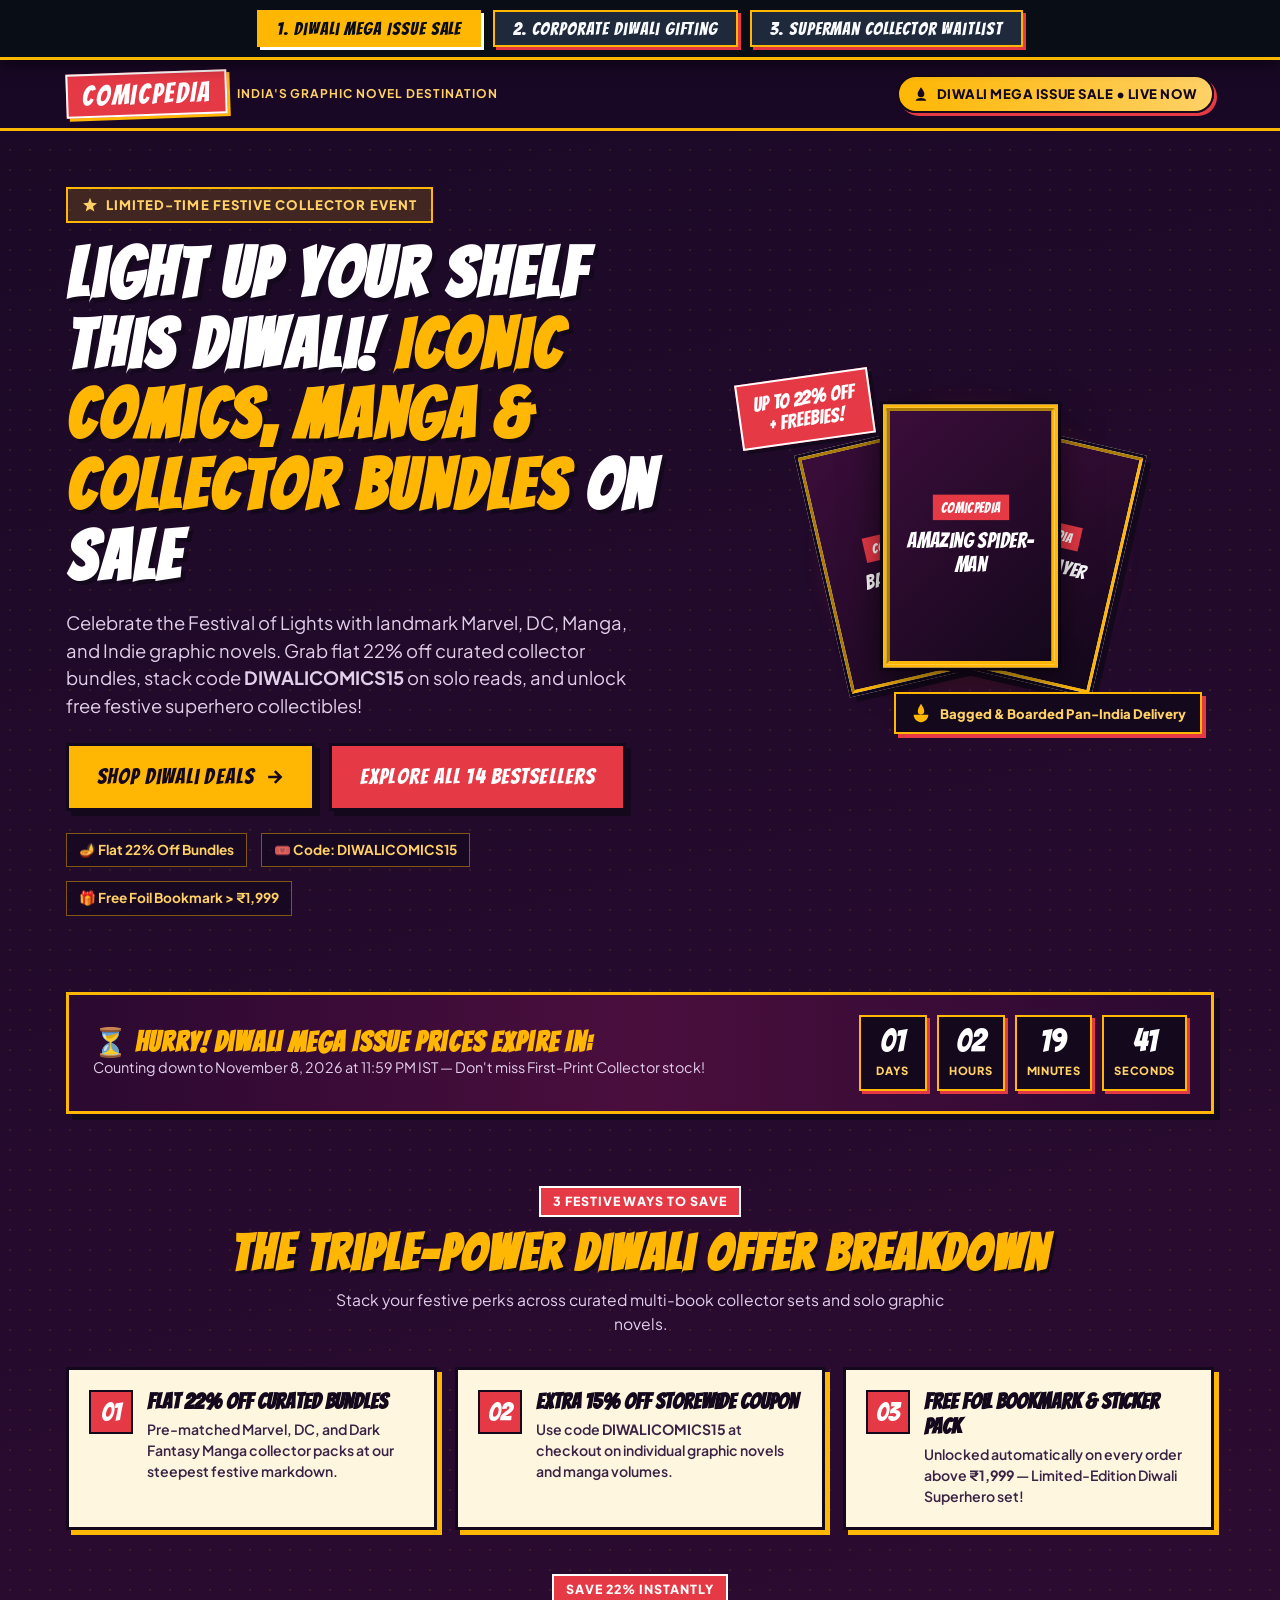
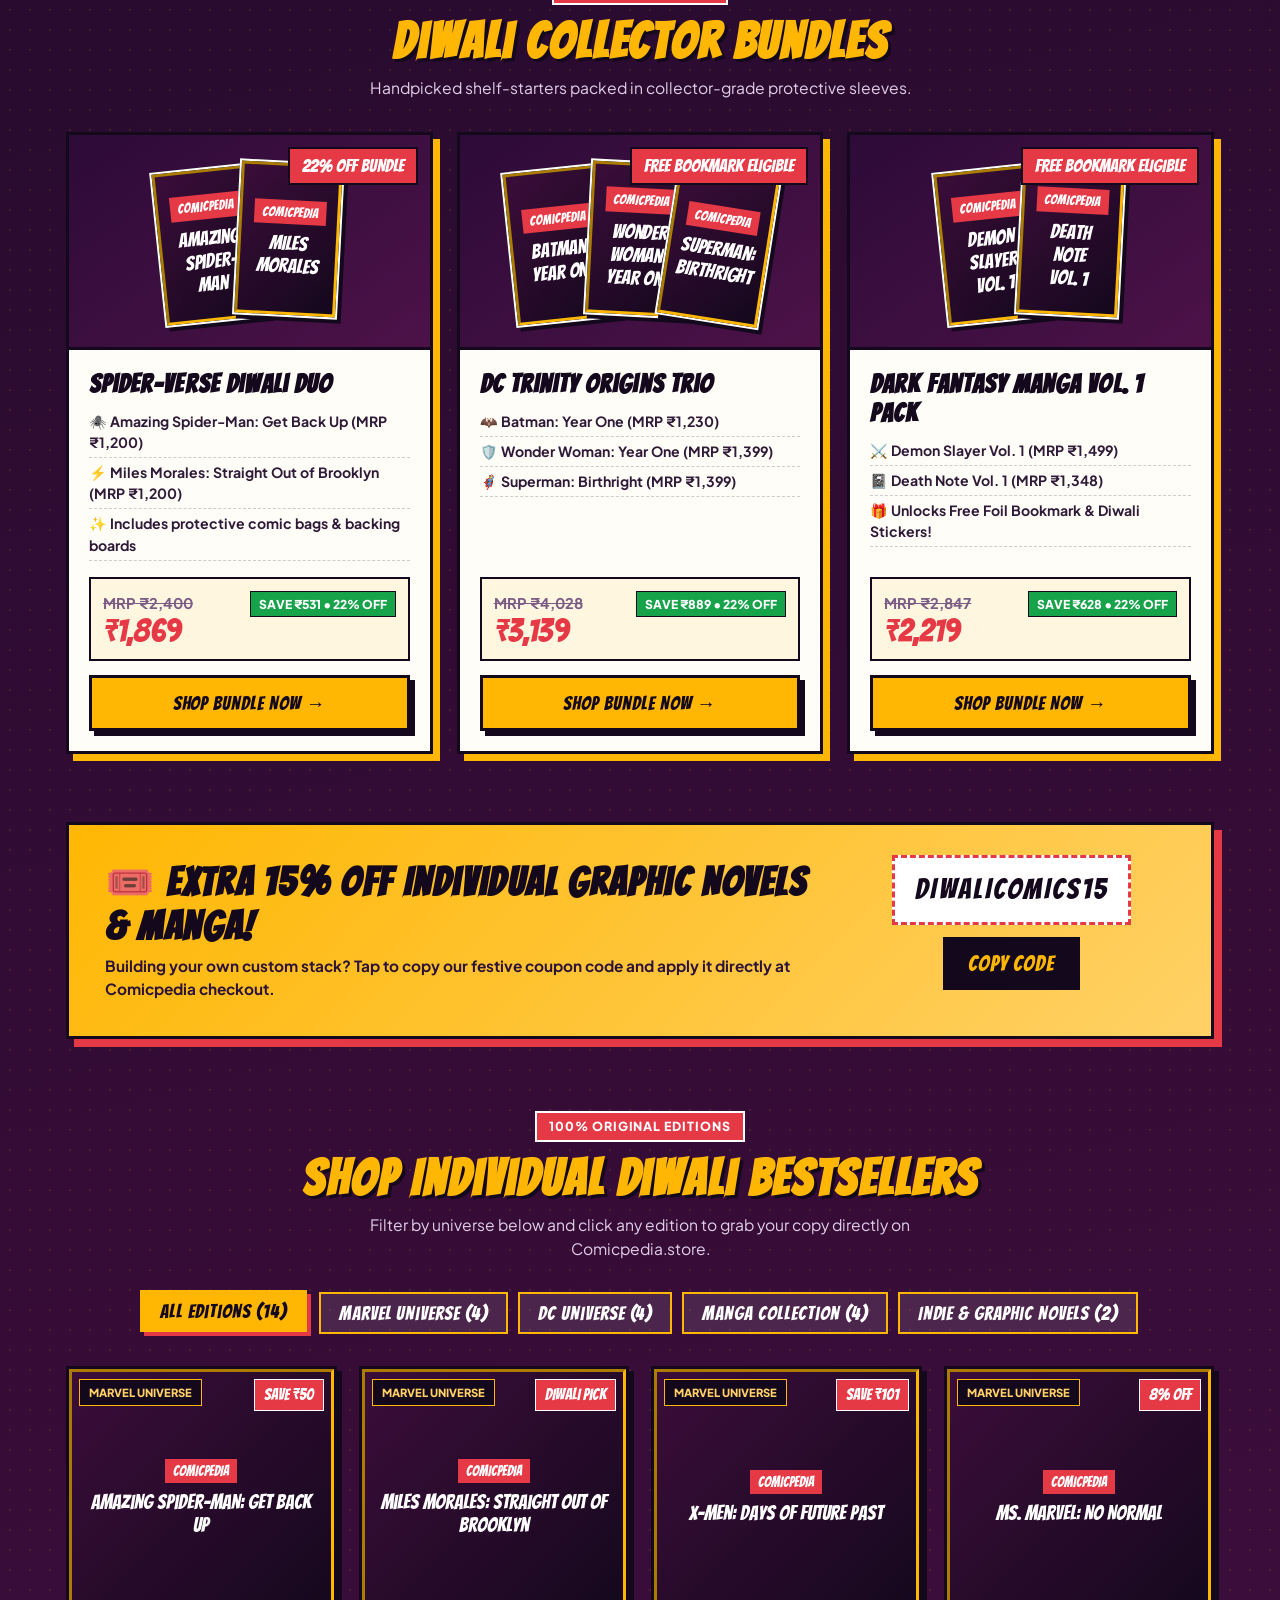
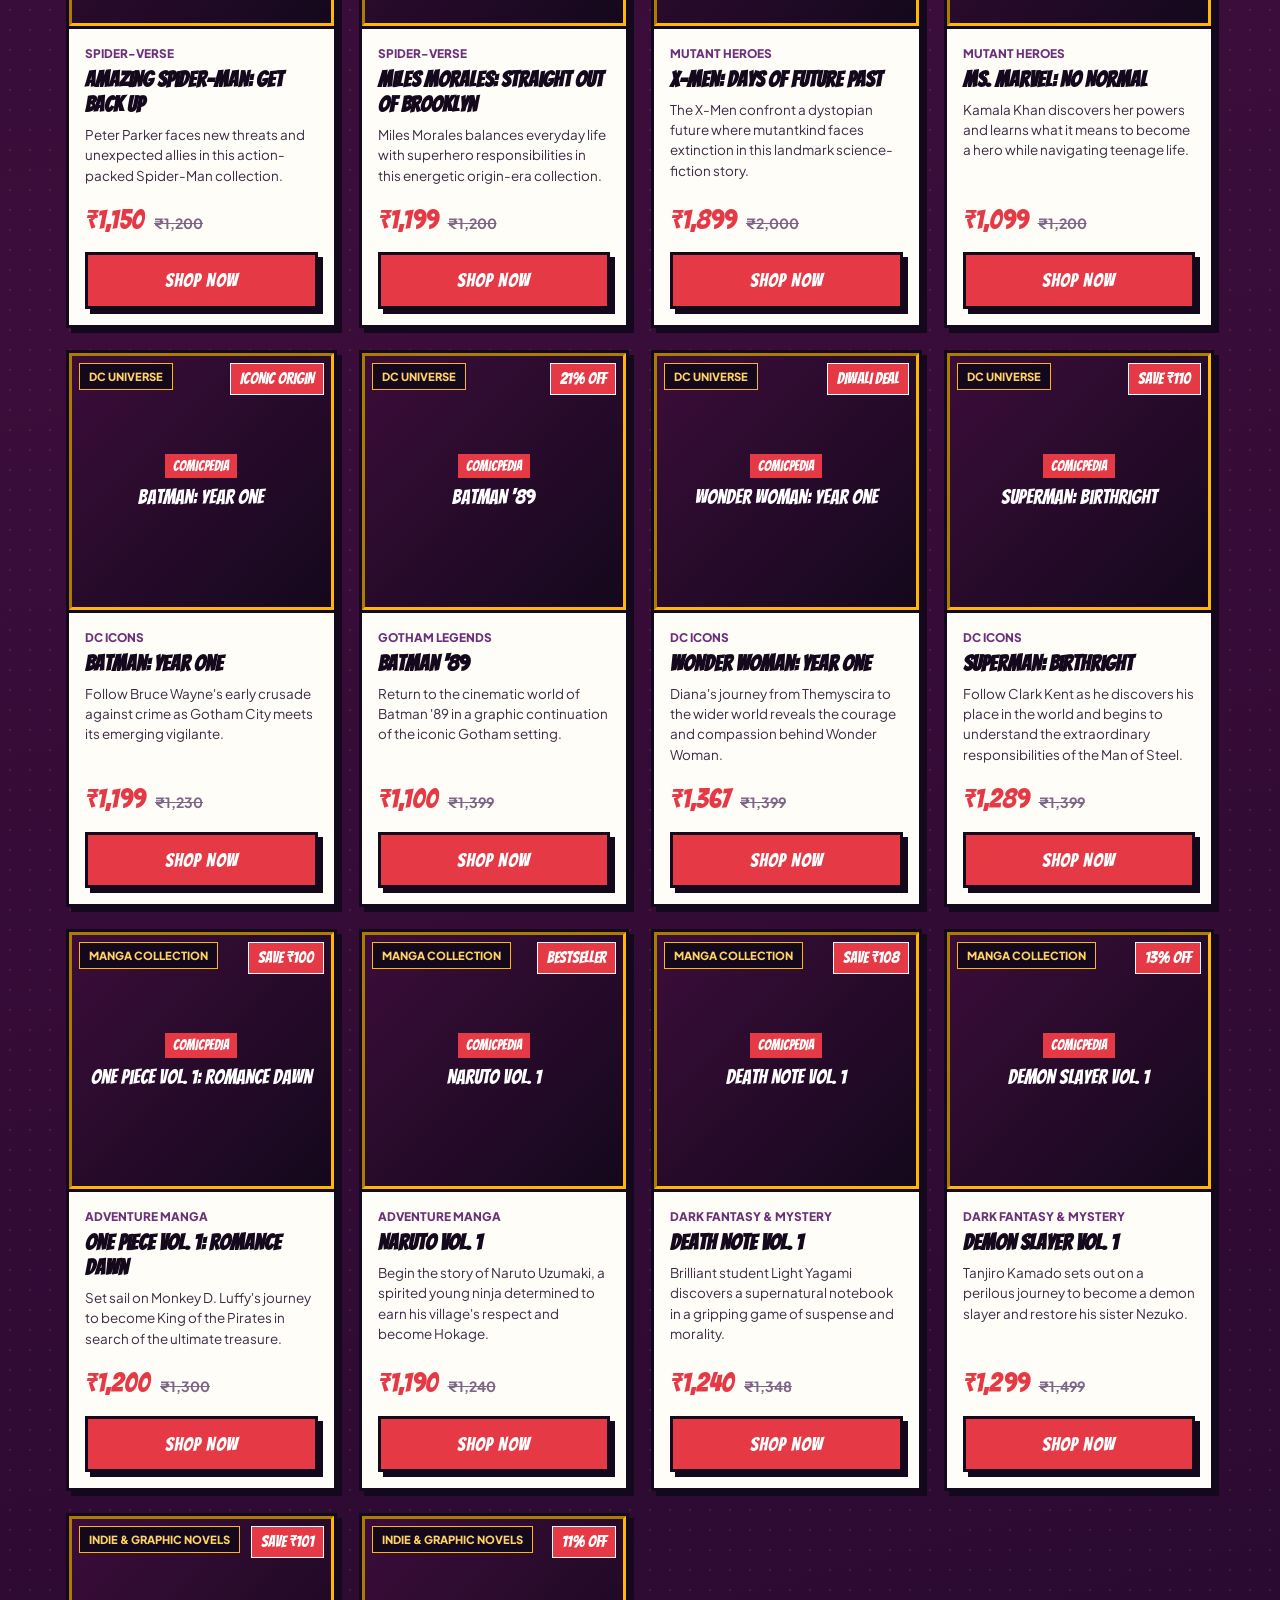
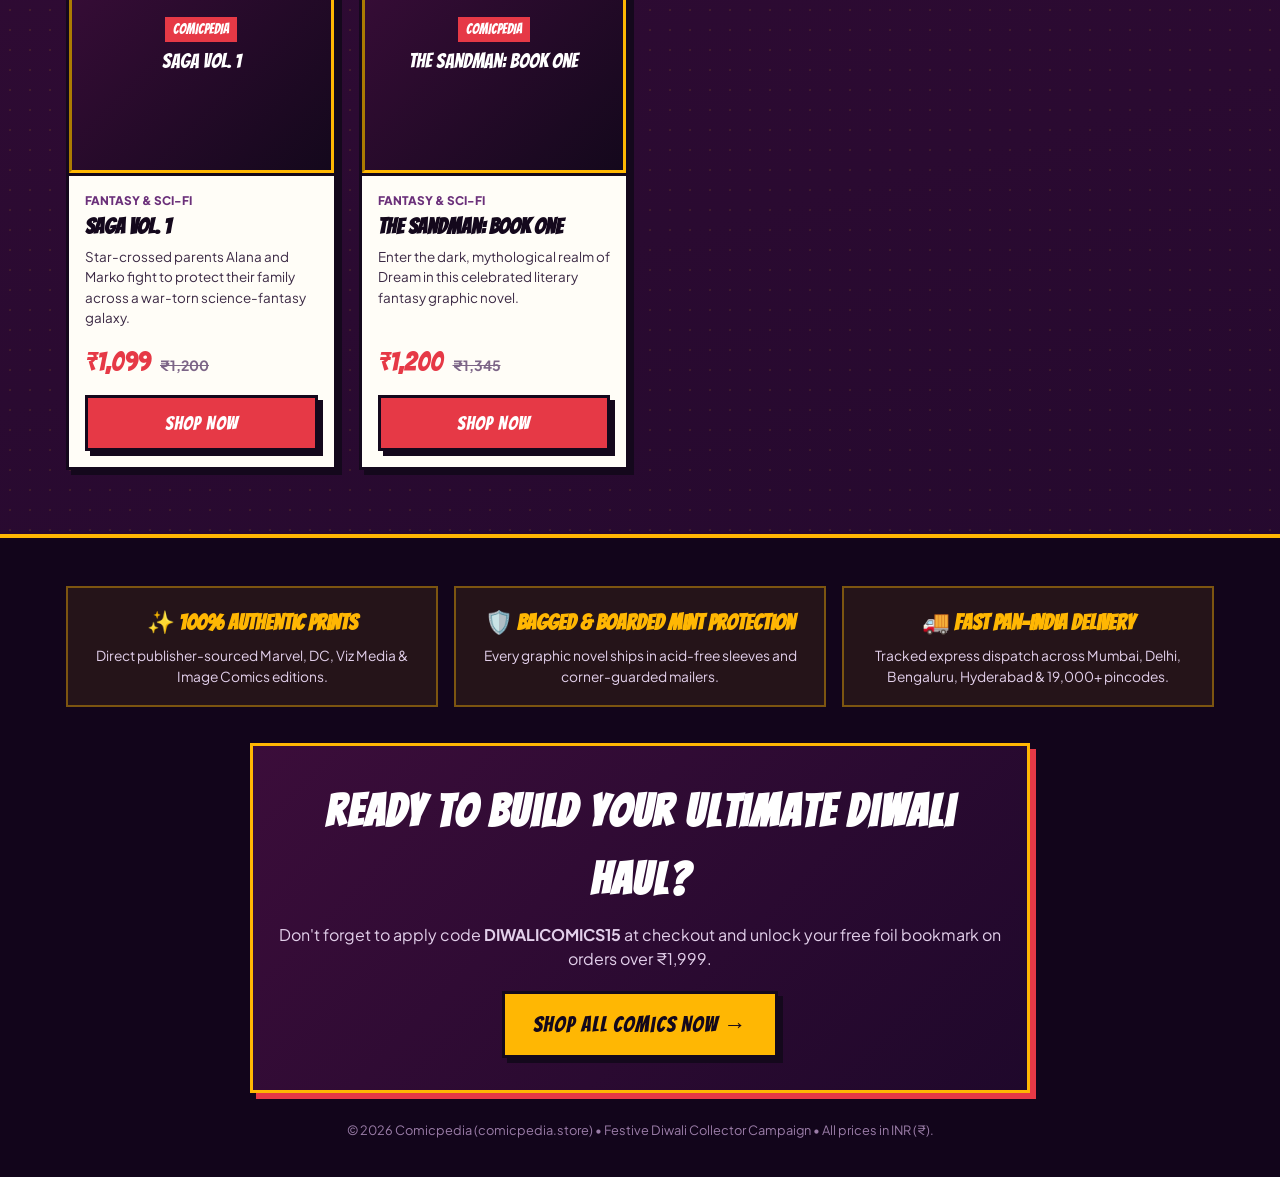
<file: index.html>
<!DOCTYPE html>
<html lang="en">
<head>
  <meta charset="UTF-8" />
  <meta name="viewport" content="width=device-width, initial-scale=1.0" />
  <title>Comicpedia — Diwali Mega Sale, Corporate Gifting &amp; Collector Waitlist</title>
  <link rel="preconnect" href="https://fonts.googleapis.com" />
  <link rel="preconnect" href="https://fonts.gstatic.com" crossorigin />
  <link href="https://fonts.googleapis.com/css2?family=Bangers&family=Plus+Jakarta+Sans:wght@400;500;600;700;800&display=swap" rel="stylesheet" />
  <style>
    *, *::before, *::after {
      box-sizing: border-box;
      margin: 0;
      padding: 0;
    }

    html {
      scroll-behavior: smooth;
    }

    body {
      font-family: 'Plus Jakarta Sans', -apple-system, BlinkMacSystemFont, sans-serif;
      background-color: #090D16;
      color: #F8FAFC;
      overflow-x: hidden;
    }

    /* TOP MENU TO SWITCH BETWEEN THE 3 PAGES (LINKS ONLY, NO BACK BUTTON) */
    .site-switcher {
      position: sticky;
      top: 0;
      z-index: 1000;
      background: #090D16;
      border-bottom: 3px solid #FFB703;
      padding: 10px 16px;
      box-shadow: 0 4px 16px rgba(0, 0, 0, 0.6);
    }

    .site-switcher-nav {
      max-width: 1180px;
      margin: 0 auto;
      display: flex;
      align-items: center;
      justify-content: center;
      gap: 12px;
      flex-wrap: wrap;
    }

    .site-switcher-nav a {
      display: inline-block;
      font-family: 'Bangers', cursive;
      font-size: 1.15rem;
      letter-spacing: 0.05em;
      text-decoration: none;
      color: #F8FAFC;
      background: #1E293B;
      border: 2px solid #FFB703;
      padding: 7px 18px;
      box-shadow: 3px 3px 0 #E63946;
      transition: transform 0.15s ease, background 0.15s ease, color 0.15s ease;
    }

    .site-switcher-nav a:hover,
    .site-switcher-nav a:focus-visible {
      background: #FFB703;
      color: #090D16;
      transform: translate(-2px, -2px);
    }

    /* PURE HTML/CSS PAGE SWITCHING VIA :target AND :has(:target) */
    .site-page {
      display: none;
      min-height: calc(100vh - 54px);
    }

    .site-page:target,
    .site-page:has(:target) {
      display: block;
    }

    /* Default to Page 1 (Diwali Mega Sale) when no hash is targeted */
    body:not(:has(.site-page:target, .site-page :target)) #diwali-mega-sale {
      display: block;
    }

    /* Active link state in top menu */
    body:not(:has(.site-page:target, .site-page :target)) .site-switcher-nav a[href="#diwali-mega-sale"],
    body:has(#diwali-mega-sale:target, #diwali-mega-sale :target) .site-switcher-nav a[href="#diwali-mega-sale"],
    body:has(#corporate-diwali-gifting:target, #corporate-diwali-gifting :target) .site-switcher-nav a[href="#corporate-diwali-gifting"],
    body:has(#superman-collector-waitlist:target, #superman-collector-waitlist :target) .site-switcher-nav a[href="#superman-collector-waitlist"] {
      background: #FFB703;
      color: #090D16;
      box-shadow: 3px 3px 0 #FFFFFF;
    }

    /* Offset each page's sticky topbar so it sits neatly below the page switcher */
    #diwali-mega-sale .topbar,
    #corporate-diwali-gifting .topbar,
    #superman-collector-waitlist .topbar {
      top: 53px;
    }

    .site-page,
    #top-sale,
    #top-corporate,
    #top-waitlist {
      scroll-margin-top: 56px;
    }

    #bundles,
    #catalog,
    #gift-boxes,
    #enquiry-form,
    #waitlist-form {
      scroll-margin-top: 120px;
    }

    /* ================= PAGE 1: DIWALI MEGA SALE STYLES ================= */
#diwali-mega-sale {
      --bg-deep: #1A0926;
      --bg-maroon: #3B0D3A;
      --bg-card: #FFFDF7;
      --bg-cream: #FFF6E0;
      --gold: #FFB703;
      --gold-bright: #FFD166;
      --crimson: #E63946;
      --crimson-dark: #B81D2A;
      --ink: #14081C;
      --text-light: #FFFDF7;
      --text-muted: #E2CFEA;
      --border-comic: 3px solid #14081C;
      --shadow-comic: 5px 5px 0px #14081C;
      --shadow-gold: 5px 5px 0px #FFB703;
    }
#diwali-mega-sale *, #diwali-mega-sale *::before, #diwali-mega-sale *::after {
      box-sizing: border-box;
      margin: 0;
      padding: 0;
    }
#diwali-mega-sale {
      scroll-behavior: smooth;
    }
#diwali-mega-sale {
      font-family: 'Plus Jakarta Sans', -apple-system, BlinkMacSystemFont, sans-serif;
      background-color: var(--bg-deep);
      background-image:
        radial-gradient(rgba(255, 183, 3, 0.11) 1.5px, transparent 1.5px),
        linear-gradient(165deg, #1A0926 0%, #3B0D3A 55%, #1F082B 100%);
      background-size: 20px 20px, 100% 100%;
      color: var(--text-light);
      line-height: 1.5;
      overflow-x: hidden;
    }
#diwali-mega-sale .comic-font {
      font-family: 'Bangers', cursive;
      letter-spacing: 0.04em;
    }
#diwali-mega-sale .container {
      width: 100%;
      max-width: 1180px;
      margin: 0 auto;
      padding: 0 16px;
    }
#diwali-mega-sale .topbar {
      position: sticky;
      top: 0;
      z-index: 100;
      background: rgba(26, 9, 38, 0.94);
      backdrop-filter: blur(10px);
      border-bottom: 3px solid var(--gold);
      padding: 12px 0;
    }
#diwali-mega-sale .topbar-inner {
      display: flex;
      align-items: center;
      justify-content: space-between;
      gap: 12px;
      flex-wrap: wrap;
    }
#diwali-mega-sale .brand-logo {
      display: inline-flex;
      align-items: center;
      gap: 10px;
      text-decoration: none;
    }
#diwali-mega-sale .brand-badge {
      background: var(--crimson);
      color: #fff;
      font-family: 'Bangers', cursive;
      font-size: 1.75rem;
      line-height: 1;
      padding: 6px 14px;
      border: 2.5px solid #fff;
      box-shadow: 3px 3px 0 var(--gold);
      transform: rotate(-2deg);
      letter-spacing: 0.06em;
    }
#diwali-mega-sale .brand-tag {
      font-size: 0.75rem;
      font-weight: 700;
      text-transform: uppercase;
      letter-spacing: 0.08em;
      color: var(--gold-bright);
      display: none;
    }
@media (min-width: 540px) {
#diwali-mega-sale .brand-tag {
        display: inline-block;
      }

    
}
#diwali-mega-sale .festive-pill {
      display: inline-flex;
      align-items: center;
      gap: 8px;
      background: linear-gradient(90deg, #FFB703, #FFD166);
      color: var(--ink);
      font-weight: 800;
      font-size: 0.82rem;
      padding: 7px 14px;
      border-radius: 999px;
      border: 2px solid var(--ink);
      box-shadow: 3px 3px 0 var(--crimson);
      text-decoration: none;
      text-transform: uppercase;
      letter-spacing: 0.04em;
    }
#diwali-mega-sale .btn-cta {
      display: inline-flex;
      align-items: center;
      justify-content: center;
      gap: 10px;
      background: var(--gold);
      color: var(--ink);
      font-family: 'Bangers', cursive;
      font-size: 1.4rem;
      letter-spacing: 0.05em;
      padding: 14px 28px;
      border: var(--border-comic);
      box-shadow: var(--shadow-comic);
      text-decoration: none;
      cursor: pointer;
      transition: transform 0.15s ease, box-shadow 0.15s ease, background 0.15s ease;
      text-align: center;
    }
#diwali-mega-sale .btn-cta:hover, #diwali-mega-sale .btn-cta:focus-visible {
      background: var(--gold-bright);
      transform: translate(-2px, -2px);
      box-shadow: 7px 7px 0px var(--ink);
    }
#diwali-mega-sale .btn-cta:active {
      transform: translate(2px, 2px);
      box-shadow: 2px 2px 0px var(--ink);
    }
#diwali-mega-sale .btn-crimson {
      background: var(--crimson);
      color: #fff;
    }
#diwali-mega-sale .btn-crimson:hover, #diwali-mega-sale .btn-crimson:focus-visible {
      background: #ff4757;
      color: #fff;
    }
#diwali-mega-sale .hero {
      padding: 36px 0 48px;
      position: relative;
      overflow: hidden;
    }
#diwali-mega-sale .hero-grid {
      display: grid;
      grid-template-columns: 1fr;
      gap: 36px;
      align-items: center;
    }
@media (min-width: 900px) {
#diwali-mega-sale .hero {
        padding: 56px 0 68px;
      }
#diwali-mega-sale .hero-grid {
        grid-template-columns: 1.12fr 0.88fr;
        gap: 44px;
      }

    
}
#diwali-mega-sale .hero-kicker {
      display: inline-flex;
      align-items: center;
      gap: 8px;
      background: rgba(255, 183, 3, 0.16);
      border: 2px solid var(--gold);
      color: var(--gold-bright);
      padding: 6px 14px;
      font-weight: 800;
      font-size: 0.82rem;
      text-transform: uppercase;
      letter-spacing: 0.08em;
      margin-bottom: 16px;
    }
#diwali-mega-sale .hero-title {
      font-size: clamp(2.4rem, 5.5vw, 4.3rem);
      line-height: 1.03;
      color: #fff;
      text-shadow: 4px 4px 0px var(--ink);
      margin-bottom: 16px;
    }
#diwali-mega-sale .hero-title span {
      color: var(--gold);
    }
#diwali-mega-sale .hero-sub {
      font-size: clamp(1rem, 2vw, 1.15rem);
      color: var(--text-muted);
      max-width: 580px;
      margin-bottom: 24px;
    }
#diwali-mega-sale .hero-cta-row {
      display: flex;
      flex-wrap: wrap;
      gap: 14px;
      align-items: center;
      margin-bottom: 22px;
    }
#diwali-mega-sale .hero-perks {
      display: flex;
      flex-wrap: wrap;
      gap: 14px;
      font-size: 0.85rem;
      font-weight: 700;
      color: var(--gold-bright);
    }
#diwali-mega-sale .hero-perks span {
      display: inline-flex;
      align-items: center;
      gap: 6px;
      background: rgba(20, 8, 28, 0.65);
      padding: 6px 12px;
      border: 1.5px solid rgba(255, 183, 3, 0.45);
    }
#diwali-mega-sale .hero-stage {
      position: relative;
      display: flex;
      justify-content: center;
      align-items: center;
      min-height: 350px;
      padding: 20px 10px;
    }
#diwali-mega-sale .Burst-bg {
      position: absolute;
      width: 310px;
      height: 310px;
      border-radius: 50%;
      background: radial-gradient(circle, rgba(255,183,3,0.35) 0%, rgba(230,57,70,0.18) 55%, transparent 75%);
      filter: blur(8px);
      z-index: 0;
    }
#diwali-mega-sale .fanned-cards {
      position: relative;
      width: 310px;
      height: 310px;
      z-index: 2;
    }
#diwali-mega-sale .fan-card {
      position: absolute;
      width: 165px;
      height: 248px;
      background: var(--bg-card);
      border: 3px solid var(--ink);
      box-shadow: 6px 6px 0 var(--ink);
      overflow: hidden;
      transition: transform 0.25s ease;
      top: 26px;
      left: 72px;
    }
#diwali-mega-sale .fan-card img {
      width: 100%;
      height: 100%;
      object-fit: cover;
      display: block;
    }
#diwali-mega-sale .fan-card-1 {
      transform: translateX(-68px) translateY(12px) rotate(-13deg);
      z-index: 1;
    }
#diwali-mega-sale .fan-card-2 {
      transform: translateY(-10px) scale(1.06);
      z-index: 3;
      border-color: var(--gold);
      box-shadow: 0 10px 30px rgba(0, 0, 0, 0.65), 0 0 0 3px var(--ink);
    }
#diwali-mega-sale .fan-card-3 {
      transform: translateX(68px) translateY(12px) rotate(13deg);
      z-index: 2;
    }
#diwali-mega-sale .fanned-cards:hover .fan-card-1 {
      transform: translateX(-82px) translateY(6px) rotate(-17deg);
    }
#diwali-mega-sale .fanned-cards:hover .fan-card-2 {
      transform: translateY(-18px) scale(1.09);
    }
#diwali-mega-sale .fanned-cards:hover .fan-card-3 {
      transform: translateX(82px) translateY(6px) rotate(17deg);
    }
#diwali-mega-sale .diya-float {
      position: absolute;
      bottom: -8px;
      right: 12px;
      z-index: 5;
      background: var(--ink);
      border: 2.5px solid var(--gold);
      padding: 8px 14px;
      box-shadow: 4px 4px 0 var(--crimson);
      display: flex;
      align-items: center;
      gap: 8px;
      font-weight: 800;
      font-size: 0.82rem;
      color: var(--gold-bright);
    }
#diwali-mega-sale .sticker-burst {
      position: absolute;
      top: 0;
      left: 10px;
      z-index: 5;
      background: var(--crimson);
      color: #fff;
      font-family: 'Bangers', cursive;
      font-size: 1.25rem;
      padding: 10px 14px;
      border: 2.5px solid #fff;
      box-shadow: 4px 4px 0 var(--ink);
      transform: rotate(-8deg);
      line-height: 1.05;
      text-align: center;
    }
#diwali-mega-sale .countdown-section {
      margin: 8px 0 44px;
    }
#diwali-mega-sale .countdown-box {
      background: linear-gradient(90deg, #2B0930 0%, #4A0E3D 50%, #2B0930 100%);
      border: 3px solid var(--gold);
      box-shadow: 6px 6px 0 var(--ink);
      padding: 20px 24px;
      display: flex;
      flex-direction: column;
      align-items: center;
      justify-content: space-between;
      gap: 18px;
      text-align: center;
    }
@media (min-width: 768px) {
#diwali-mega-sale .countdown-box {
        flex-direction: row;
        text-align: left;
      }

    
}
#diwali-mega-sale .countdown-label h2 {
      font-size: 1.75rem;
      color: var(--gold);
      line-height: 1.1;
    }
#diwali-mega-sale .countdown-label p {
      font-size: 0.9rem;
      color: var(--text-muted);
    }
#diwali-mega-sale .timer-grid {
      display: flex;
      gap: 10px;
      align-items: center;
      flex-wrap: wrap;
      justify-content: center;
    }
#diwali-mega-sale .time-cell {
      background: var(--ink);
      border: 2.5px solid var(--gold);
      min-width: 68px;
      padding: 8px 10px;
      text-align: center;
      box-shadow: 3px 3px 0 var(--crimson);
    }
#diwali-mega-sale .time-val {
      font-family: 'Bangers', cursive;
      font-size: 2rem;
      line-height: 1;
      color: #fff;
      display: block;
    }
#diwali-mega-sale .time-unit {
      font-size: 0.7rem;
      font-weight: 800;
      text-transform: uppercase;
      color: var(--gold-bright);
      letter-spacing: 0.06em;
    }
#diwali-mega-sale .section-head {
      text-align: center;
      margin-bottom: 32px;
    }
#diwali-mega-sale .section-tag {
      display: inline-block;
      background: var(--crimson);
      color: #fff;
      font-weight: 800;
      font-size: 0.78rem;
      text-transform: uppercase;
      letter-spacing: 0.08em;
      padding: 4px 12px;
      border: 2px solid #fff;
      margin-bottom: 10px;
    }
#diwali-mega-sale .section-title {
      font-size: clamp(2rem, 4.2vw, 3.1rem);
      color: var(--gold);
      text-shadow: 3px 3px 0 var(--ink);
      line-height: 1.08;
      margin-bottom: 8px;
    }
#diwali-mega-sale .section-sub {
      color: var(--text-muted);
      max-width: 640px;
      margin: 0 auto;
      font-size: 0.98rem;
    }
#diwali-mega-sale .offer-trio {
      display: grid;
      grid-template-columns: 1fr;
      gap: 18px;
      margin-bottom: 44px;
    }
@media (min-width: 768px) {
#diwali-mega-sale .offer-trio {
        grid-template-columns: repeat(3, 1fr);
      }

    
}
#diwali-mega-sale .offer-pill-card {
      background: var(--bg-cream);
      color: var(--ink);
      border: var(--border-comic);
      box-shadow: var(--shadow-gold);
      padding: 20px;
      display: flex;
      align-items: flex-start;
      gap: 14px;
    }
#diwali-mega-sale .offer-num {
      background: var(--crimson);
      color: #fff;
      font-family: 'Bangers', cursive;
      font-size: 1.6rem;
      min-width: 44px;
      height: 44px;
      display: flex;
      align-items: center;
      justify-content: center;
      border: 2.5px solid var(--ink);
      flex-shrink: 0;
    }
#diwali-mega-sale .offer-pill-card h3 {
      font-family: 'Bangers', cursive;
      font-size: 1.35rem;
      line-height: 1.15;
      margin-bottom: 4px;
      color: var(--ink);
    }
#diwali-mega-sale .offer-pill-card p {
      font-size: 0.88rem;
      color: #3a2344;
      font-weight: 600;
    }
#diwali-mega-sale .bundles-section {
      padding: 28px 0 56px;
    }
#diwali-mega-sale .bundles-grid {
      display: grid;
      grid-template-columns: 1fr;
      gap: 24px;
    }
@media (min-width: 900px) {
#diwali-mega-sale .bundles-grid {
        grid-template-columns: repeat(3, 1fr);
      }

    
}
#diwali-mega-sale .bundle-card {
      background: var(--bg-card);
      color: var(--ink);
      border: var(--border-comic);
      box-shadow: 7px 7px 0 var(--gold);
      display: flex;
      flex-direction: column;
      justify-content: space-between;
      position: relative;
      overflow: hidden;
      transition: transform 0.2s ease;
    }
#diwali-mega-sale .bundle-card:hover {
      transform: translateY(-4px);
    }
#diwali-mega-sale .bundle-ribbon {
      position: absolute;
      top: 12px;
      right: 12px;
      background: var(--crimson);
      color: #fff;
      font-family: 'Bangers', cursive;
      font-size: 1.1rem;
      padding: 4px 12px;
      border: 2px solid var(--ink);
      z-index: 4;
    }
#diwali-mega-sale .bundle-stage {
      background: linear-gradient(145deg, #2D0B38 0%, #4C1248 100%);
      padding: 28px 16px 20px;
      display: flex;
      justify-content: center;
      align-items: center;
      min-height: 215px;
      border-bottom: var(--border-comic);
      position: relative;
    }
#diwali-mega-sale .bundle-covers {
      display: flex;
      align-items: center;
      justify-content: center;
    }
#diwali-mega-sale .bundle-covers .mini-cover {
      width: 105px;
      height: 156px;
      border: 2.5px solid #fff;
      box-shadow: 4px 4px 0 var(--ink);
      overflow: hidden;
      background: #222;
      flex-shrink: 0;
    }
#diwali-mega-sale .bundle-covers .mini-cover:not(:first-child) {
      margin-left: -26px;
    }
#diwali-mega-sale .bundle-covers .mini-cover:nth-child(1) {
      transform: rotate(-6deg);
    }
#diwali-mega-sale .bundle-covers .mini-cover:nth-child(2) {
      transform: translateY(-6px) rotate(3deg);
      z-index: 2;
    }
#diwali-mega-sale .bundle-covers .mini-cover:nth-child(3) {
      transform: rotate(9deg);
      z-index: 3;
    }
#diwali-mega-sale .bundle-covers img {
      width: 100%;
      height: 100%;
      object-fit: cover;
      display: block;
    }
#diwali-mega-sale .bundle-body {
      padding: 20px;
      display: flex;
      flex-direction: column;
      flex-grow: 1;
    }
#diwali-mega-sale .bundle-title {
      font-size: 1.65rem;
      color: var(--ink);
      margin-bottom: 8px;
      line-height: 1.1;
    }
#diwali-mega-sale .bundle-list {
      list-style: none;
      margin-bottom: 16px;
      font-size: 0.88rem;
      font-weight: 700;
      color: #2f1a38;
    }
#diwali-mega-sale .bundle-list li {
      padding: 4px 0;
      border-bottom: 1px dashed rgba(20, 8, 28, 0.2);
    }
#diwali-mega-sale .bundle-price-box {
      margin-top: auto;
      background: var(--bg-cream);
      border: 2px solid var(--ink);
      padding: 12px;
      margin-bottom: 14px;
      display: flex;
      align-items: baseline;
      justify-content: space-between;
      flex-wrap: wrap;
      gap: 8px;
    }
#diwali-mega-sale .price-mrp {
      text-decoration: line-through;
      color: #7a5c85;
      font-size: 0.92rem;
      font-weight: 700;
    }
#diwali-mega-sale .price-sale {
      font-family: 'Bangers', cursive;
      font-size: 2rem;
      color: var(--crimson);
      line-height: 1;
    }
#diwali-mega-sale .save-pill {
      background: #16a34a;
      color: #fff;
      font-size: 0.76rem;
      font-weight: 800;
      padding: 3px 8px;
      border: 1.5px solid var(--ink);
    }
#diwali-mega-sale .coupon-section {
      padding: 12px 0 56px;
    }
#diwali-mega-sale .coupon-banner {
      background: linear-gradient(135deg, #FFB703 0%, #FFD166 100%);
      color: var(--ink);
      border: 3.5px solid var(--ink);
      box-shadow: 8px 8px 0 var(--crimson);
      padding: 26px 24px;
      display: flex;
      flex-direction: column;
      align-items: center;
      justify-content: space-between;
      gap: 20px;
      text-align: center;
    }
@media (min-width: 820px) {
#diwali-mega-sale .coupon-banner {
        flex-direction: row;
        text-align: left;
        padding: 30px 36px;
      }

    
}
#diwali-mega-sale .coupon-info h2 {
      font-size: clamp(1.75rem, 3.5vw, 2.5rem);
      line-height: 1.08;
      margin-bottom: 6px;
    }
#diwali-mega-sale .coupon-info p {
      font-weight: 700;
      font-size: 0.96rem;
      color: #2c1338;
    }
#diwali-mega-sale .coupon-Interactive {
      display: flex;
      flex-wrap: wrap;
      align-items: center;
      justify-content: center;
      gap: 12px;
    }
#diwali-mega-sale .coupon-code-box {
      background: #fff;
      border: 3px dashed var(--crimson);
      padding: 10px 20px;
      font-family: 'Bangers', cursive;
      font-size: 1.8rem;
      letter-spacing: 0.08em;
      color: var(--ink);
      user-select: all;
    }
#diwali-mega-sale .copy-btn {
      background: var(--ink);
      color: var(--gold);
      font-family: 'Bangers', cursive;
      font-size: 1.35rem;
      letter-spacing: 0.05em;
      padding: 12px 22px;
      border: 3px solid var(--ink);
      cursor: pointer;
      transition: transform 0.15s ease, background 0.15s ease;
    }
#diwali-mega-sale .copy-btn:hover {
      background: var(--crimson);
      color: #fff;
      transform: translateY(-2px);
    }
#diwali-mega-sale .copy-status {
      width: 100%;
      font-size: 0.85rem;
      font-weight: 800;
      color: var(--ink);
      min-height: 1.2em;
      text-align: center;
    }
#diwali-mega-sale .catalog-section {
      padding: 16px 0 64px;
    }
#diwali-mega-sale .filter-bar {
      display: flex;
      flex-wrap: wrap;
      justify-content: center;
      gap: 10px;
      margin-bottom: 32px;
    }
#diwali-mega-sale .filter-pill {
      background: rgba(255, 255, 255, 0.1);
      color: #fff;
      border: 2.5px solid var(--gold);
      padding: 9px 18px;
      font-family: 'Bangers', cursive;
      font-size: 1.2rem;
      letter-spacing: 0.05em;
      cursor: pointer;
      transition: all 0.15s ease;
    }
#diwali-mega-sale .filter-pill:hover, #diwali-mega-sale .filter-pill.active {
      background: var(--gold);
      color: var(--ink);
      box-shadow: 4px 4px 0 var(--crimson);
      transform: translate(-2px, -2px);
    }
#diwali-mega-sale .products-grid {
      display: grid;
      grid-template-columns: 1fr;
      gap: 22px;
    }
@media (min-width: 560px) {
#diwali-mega-sale .products-grid {
        grid-template-columns: repeat(2, 1fr);
      }

    
}
@media (min-width: 960px) {
#diwali-mega-sale .products-grid {
        grid-template-columns: repeat(4, 1fr);
      }

    
}
#diwali-mega-sale .product-card {
      background: var(--bg-card);
      color: var(--ink);
      border: var(--border-comic);
      box-shadow: 5px 5px 0 var(--ink);
      display: flex;
      flex-direction: column;
      position: relative;
      transition: transform 0.18s ease, box-shadow 0.18s ease;
    }
#diwali-mega-sale .product-card:hover {
      transform: translate(-3px, -3px);
      box-shadow: 8px 8px 0 var(--gold);
    }
#diwali-mega-sale .product-card[hidden] {
      display: none !important;
    }
#diwali-mega-sale .prod-img-wrap {
      position: relative;
      height: 260px;
      background: #230c2e;
      border-bottom: var(--border-comic);
      overflow: hidden;
      display: flex;
      align-items: center;
      justify-content: center;
    }
#diwali-mega-sale .prod-img-wrap img {
      width: 100%;
      height: 100%;
      object-fit: cover;
      transition: transform 0.3s ease;
    }
#diwali-mega-sale .product-card:hover .prod-img-wrap img {
      transform: scale(1.05);
    }
#diwali-mega-sale .cat-badge {
      position: absolute;
      top: 10px;
      left: 10px;
      background: var(--ink);
      color: var(--gold-bright);
      font-size: 0.7rem;
      font-weight: 800;
      text-transform: uppercase;
      padding: 4px 9px;
      border: 1.5px solid var(--gold);
      z-index: 2;
    }
#diwali-mega-sale .disc-badge {
      position: absolute;
      top: 10px;
      right: 10px;
      background: var(--crimson);
      color: #fff;
      font-family: 'Bangers', cursive;
      font-size: 1rem;
      padding: 3px 9px;
      border: 1.5px solid #fff;
      z-index: 2;
    }
#diwali-mega-sale .prod-content {
      padding: 16px;
      display: flex;
      flex-direction: column;
      flex-grow: 1;
    }
#diwali-mega-sale .prod-subcat {
      font-size: 0.74rem;
      font-weight: 800;
      text-transform: uppercase;
      color: #6b307a;
      margin-bottom: 4px;
    }
#diwali-mega-sale .prod-title {
      font-family: 'Bangers', cursive;
      font-size: 1.4rem;
      line-height: 1.12;
      color: var(--ink);
      margin-bottom: 8px;
    }
#diwali-mega-sale .prod-blurb {
      font-size: 0.84rem;
      color: #3c2a45;
      margin-bottom: 14px;
      flex-grow: 1;
    }
#diwali-mega-sale .prod-price-row {
      display: flex;
      align-items: baseline;
      gap: 10px;
      margin-bottom: 12px;
    }
#diwali-mega-sale .prod-sale {
      font-family: 'Bangers', cursive;
      font-size: 1.7rem;
      color: var(--crimson);
    }
#diwali-mega-sale .prod-reg {
      font-size: 0.88rem;
      text-decoration: line-through;
      color: #7c6587;
      font-weight: 700;
    }
#diwali-mega-sale .btn-shop-card {
      width: 100%;
      padding: 11px 16px;
      font-size: 1.2rem;
    }
#diwali-mega-sale .comic-fallback {
      width: 100%;
      height: 100%;
      background: linear-gradient(135deg, #3B0D3A 0%, #14081C 100%);
      color: var(--gold);
      display: flex;
      flex-direction: column;
      align-items: center;
      justify-content: center;
      padding: 16px;
      text-align: center;
      border: 3px inset var(--gold);
    }
#diwali-mega-sale .comic-fallback .fb-logo {
      font-family: 'Bangers', cursive;
      font-size: 0.85rem;
      background: var(--crimson);
      color: #fff;
      padding: 2px 8px;
      margin-bottom: 8px;
    }
#diwali-mega-sale .comic-fallback .fb-title {
      font-family: 'Bangers', cursive;
      font-size: 1.25rem;
      line-height: 1.15;
      color: #fff;
    }
#diwali-mega-sale .trust-footer {
      background: #12051B;
      border-top: 4px solid var(--gold);
      padding: 48px 0 36px;
      text-align: center;
    }
#diwali-mega-sale .trust-strip {
      display: grid;
      grid-template-columns: 1fr;
      gap: 16px;
      margin-bottom: 36px;
    }
@media (min-width: 768px) {
#diwali-mega-sale .trust-strip {
        grid-template-columns: repeat(3, 1fr);
      }

    
}
#diwali-mega-sale .trust-item {
      background: rgba(255, 183, 3, 0.08);
      border: 2px solid rgba(255, 183, 3, 0.4);
      padding: 18px;
      display: flex;
      flex-direction: column;
      align-items: center;
      gap: 6px;
    }
#diwali-mega-sale .trust-item h3 {
      font-family: 'Bangers', cursive;
      font-size: 1.4rem;
      color: var(--gold);
    }
#diwali-mega-sale .trust-item p {
      font-size: 0.86rem;
      color: var(--text-muted);
    }
#diwali-mega-sale .final-cta-box {
      background: linear-gradient(135deg, #3B0D3A 0%, #1F082B 100%);
      border: 3px solid var(--gold);
      box-shadow: 6px 6px 0 var(--crimson);
      padding: 32px 20px;
      max-width: 780px;
      margin: 0 auto 28px;
    }
#diwali-mega-sale .final-cta-box h2 {
      font-size: clamp(1.9rem, 4vw, 2.8rem);
      color: #fff;
      margin-bottom: 10px;
    }
#diwali-mega-sale .final-cta-box p {
      color: var(--text-muted);
      margin-bottom: 20px;
    }
#diwali-mega-sale .copyright-line {
      font-size: 0.8rem;
      color: #9b7da8;
    }

    /* ================= PAGE 2: CORPORATE DIWALI GIFTING STYLES ================= */
#corporate-diwali-gifting {
      --slate-deep: #0F172A;
      --slate-card: #1E293B;
      --ivory: #FFFBEB;
      --ivory-soft: #FEF3C7;
      --gold: #F59E0B;
      --gold-dark: #D97706;
      --crimson: #E63946;
      --ink: #090D16;
      --text-light: #F8FAFC;
      --text-muted: #CBD5E1;
      --border-panel: 2.5px solid #090D16;
      --shadow-panel: 5px 5px 0px #090D16;
      --shadow-gold: 5px 5px 0px #D97706;
    }
#corporate-diwali-gifting *, #corporate-diwali-gifting *::before, #corporate-diwali-gifting *::after {
      box-sizing: border-box;
      margin: 0;
      padding: 0;
    }
#corporate-diwali-gifting {
      scroll-behavior: smooth;
    }
#corporate-diwali-gifting {
      font-family: 'Plus Jakarta Sans', -apple-system, BlinkMacSystemFont, sans-serif;
      background-color: var(--slate-deep);
      background-image:
        radial-gradient(rgba(245, 158, 11, 0.1) 1.5px, transparent 1.5px),
        linear-gradient(180deg, #0F172A 0%, #172036 60%, #0F172A 100%);
      background-size: 22px 22px, 100% 100%;
      color: var(--text-light);
      line-height: 1.55;
      overflow-x: hidden;
    }
#corporate-diwali-gifting .comic-font {
      font-family: 'Bangers', cursive;
      letter-spacing: 0.04em;
    }
#corporate-diwali-gifting .container {
      width: 100%;
      max-width: 1180px;
      margin: 0 auto;
      padding: 0 16px;
    }
#corporate-diwali-gifting .topbar {
      position: sticky;
      top: 0;
      z-index: 100;
      background: rgba(15, 23, 42, 0.95);
      backdrop-filter: blur(10px);
      border-bottom: 3px solid var(--gold);
      padding: 12px 0;
    }
#corporate-diwali-gifting .topbar-inner {
      display: flex;
      align-items: center;
      justify-content: space-between;
      gap: 12px;
    }
#corporate-diwali-gifting .brand-wrap {
      display: inline-flex;
      align-items: center;
      gap: 10px;
      text-decoration: none;
    }
#corporate-diwali-gifting .brand-logo {
      background: var(--gold);
      color: var(--ink);
      font-family: 'Bangers', cursive;
      font-size: 1.65rem;
      padding: 5px 14px;
      border: 2.5px solid #fff;
      box-shadow: 3px 3px 0 var(--crimson);
      letter-spacing: 0.05em;
      line-height: 1;
    }
#corporate-diwali-gifting .brand-sub {
      font-weight: 800;
      font-size: 0.78rem;
      text-transform: uppercase;
      letter-spacing: 0.08em;
      color: var(--ivory-soft);
      border-left: 2px solid rgba(245, 158, 11, 0.5);
      padding-left: 10px;
    }
#corporate-diwali-gifting .btn-gold {
      display: inline-flex;
      align-items: center;
      justify-content: center;
      gap: 8px;
      background: linear-gradient(135deg, #F59E0B 0%, #FBBF24 100%);
      color: var(--ink);
      font-family: 'Bangers', cursive;
      font-size: 1.3rem;
      letter-spacing: 0.05em;
      padding: 12px 24px;
      border: 2.5px solid var(--ink);
      box-shadow: 4px 4px 0 var(--ink);
      text-decoration: none;
      cursor: pointer;
      transition: transform 0.15s ease, box-shadow 0.15s ease;
    }
#corporate-diwali-gifting .btn-gold:hover, #corporate-diwali-gifting .btn-gold:focus-visible {
      transform: translate(-2px, -2px);
      box-shadow: 6px 6px 0 var(--crimson);
    }
#corporate-diwali-gifting .btn-gold-sm {
      font-size: 1.05rem;
      padding: 8px 16px;
    }
#corporate-diwali-gifting .hero {
      padding: 40px 0 56px;
    }
#corporate-diwali-gifting .hero-grid {
      display: grid;
      grid-template-columns: 1fr;
      gap: 36px;
      align-items: center;
    }
@media (min-width: 920px) {
#corporate-diwali-gifting .hero {
        padding: 58px 0 72px;
      }
#corporate-diwali-gifting .hero-grid {
        grid-template-columns: 1.12fr 0.88fr;
        gap: 44px;
      }

    
}
#corporate-diwali-gifting .b2b-kicker {
      display: inline-flex;
      align-items: center;
      gap: 8px;
      background: rgba(245, 158, 11, 0.15);
      border: 1.5px solid var(--gold);
      color: var(--ivory-soft);
      font-size: 0.8rem;
      font-weight: 800;
      text-transform: uppercase;
      letter-spacing: 0.07em;
      padding: 6px 14px;
      margin-bottom: 16px;
    }
#corporate-diwali-gifting .hero-title {
      font-size: clamp(2.25rem, 4.8vw, 3.85rem);
      line-height: 1.05;
      color: #fff;
      text-shadow: 3px 3px 0 var(--ink);
      margin-bottom: 16px;
    }
#corporate-diwali-gifting .hero-title span {
      color: var(--gold);
    }
#corporate-diwali-gifting .hero-lead {
      font-size: 1.06rem;
      color: var(--text-muted);
      margin-bottom: 22px;
      max-width: 600px;
    }
#corporate-diwali-gifting .b2b-badges {
      display: flex;
      flex-wrap: wrap;
      gap: 10px;
      margin-bottom: 26px;
    }
#corporate-diwali-gifting .b2b-badge {
      background: var(--slate-card);
      border: 1.5px solid rgba(245, 158, 11, 0.45);
      color: var(--ivory);
      font-size: 0.82rem;
      font-weight: 700;
      padding: 7px 12px;
      display: inline-flex;
      align-items: center;
      gap: 6px;
    }
#corporate-diwali-gifting .hero-vault {
      background: linear-gradient(145deg, #1E293B 0%, #0F172A 100%);
      border: 3px solid var(--gold);
      box-shadow: 8px 8px 0 var(--ink);
      padding: 24px 20px;
      position: relative;
    }
#corporate-diwali-gifting .vault-tag {
      position: absolute;
      top: -14px;
      right: 18px;
      background: var(--crimson);
      color: #fff;
      font-family: 'Bangers', cursive;
      font-size: 1.05rem;
      padding: 4px 12px;
      border: 2px solid #fff;
    }
#corporate-diwali-gifting .vault-covers-grid {
      display: grid;
      grid-template-columns: repeat(4, 1fr);
      gap: 10px;
      margin-bottom: 16px;
    }
#corporate-diwali-gifting .vault-cover {
      aspect-ratio: 2 / 3;
      border: 2px solid var(--gold);
      overflow: hidden;
      background: #090D16;
      box-shadow: 3px 3px 0 var(--ink);
    }
#corporate-diwali-gifting .vault-cover img {
      width: 100%;
      height: 100%;
      object-fit: cover;
      display: block;
    }
#corporate-diwali-gifting .vault-caption {
      background: var(--ivory);
      color: var(--ink);
      border: 2px solid var(--ink);
      padding: 12px 14px;
      font-size: 0.85rem;
      font-weight: 700;
      display: flex;
      justify-content: space-between;
      align-items: center;
      gap: 8px;
      flex-wrap: wrap;
    }
#corporate-diwali-gifting .trust-section {
      padding: 36px 0 56px;
      border-top: 2px solid rgba(245, 158, 11, 0.25);
      border-bottom: 2px solid rgba(245, 158, 11, 0.25);
      background: rgba(9, 13, 22, 0.55);
    }
#corporate-diwali-gifting .stats-strip {
      display: grid;
      grid-template-columns: 1fr;
      gap: 16px;
      margin-bottom: 28px;
    }
@media (min-width: 700px) {
#corporate-diwali-gifting .stats-strip {
        grid-template-columns: repeat(3, 1fr);
      }

    
}
#corporate-diwali-gifting .stat-box {
      background: var(--slate-card);
      border: 2px solid var(--gold);
      padding: 16px 20px;
      text-align: center;
      box-shadow: 4px 4px 0 var(--ink);
    }
#corporate-diwali-gifting .stat-num {
      font-family: 'Bangers', cursive;
      font-size: 2.2rem;
      color: var(--gold);
      line-height: 1;
    }
#corporate-diwali-gifting .stat-label {
      font-size: 0.85rem;
      font-weight: 700;
      color: var(--text-muted);
    }
#corporate-diwali-gifting .client-logos {
      display: flex;
      flex-wrap: wrap;
      justify-content: center;
      gap: 12px;
      margin-bottom: 34px;
    }
#corporate-diwali-gifting .client-pill {
      background: rgba(255, 251, 235, 0.06);
      border: 1.5px solid rgba(245, 158, 11, 0.35);
      padding: 8px 18px;
      font-weight: 800;
      font-size: 0.88rem;
      letter-spacing: 0.05em;
      color: var(--ivory-soft);
      text-transform: uppercase;
    }
#corporate-diwali-gifting .testimonials-grid {
      display: grid;
      grid-template-columns: 1fr;
      gap: 20px;
    }
@media (min-width: 860px) {
#corporate-diwali-gifting .testimonials-grid {
        grid-template-columns: repeat(3, 1fr);
      }

    
}
#corporate-diwali-gifting .quote-card {
      background: var(--ivory);
      color: var(--ink);
      border: var(--border-panel);
      box-shadow: var(--shadow-gold);
      padding: 20px;
      display: flex;
      flex-direction: column;
      justify-content: space-between;
    }
#corporate-diwali-gifting .quote-text {
      font-size: 0.9rem;
      font-weight: 600;
      color: #1E293B;
      margin-bottom: 14px;
      font-style: italic;
    }
#corporate-diwali-gifting .quote-author {
      border-top: 1.5px dashed rgba(9, 13, 22, 0.25);
      padding-top: 10px;
      font-size: 0.82rem;
      font-weight: 800;
    }
#corporate-diwali-gifting .quote-author span {
      display: block;
      font-weight: 600;
      color: #475569;
    }
#corporate-diwali-gifting .section-head {
      text-align: center;
      margin-bottom: 36px;
    }
#corporate-diwali-gifting .section-eyebrow {
      display: inline-block;
      background: var(--gold);
      color: var(--ink);
      font-weight: 800;
      font-size: 0.76rem;
      text-transform: uppercase;
      letter-spacing: 0.08em;
      padding: 4px 12px;
      border: 2px solid var(--ink);
      margin-bottom: 10px;
    }
#corporate-diwali-gifting .section-title {
      font-size: clamp(2rem, 4vw, 3rem);
      color: #fff;
      text-shadow: 3px 3px 0 var(--ink);
      line-height: 1.08;
      margin-bottom: 8px;
    }
#corporate-diwali-gifting .section-sub {
      color: var(--text-muted);
      max-width: 650px;
      margin: 0 auto;
      font-size: 0.96rem;
    }
#corporate-diwali-gifting .boxes-section {
      padding: 56px 0;
    }
#corporate-diwali-gifting .boxes-grid {
      display: grid;
      grid-template-columns: 1fr;
      gap: 26px;
      align-items: stretch;
    }
@media (min-width: 940px) {
#corporate-diwali-gifting .boxes-grid {
        grid-template-columns: repeat(3, 1fr);
      }

    
}
#corporate-diwali-gifting .hamper-card {
      background: var(--ivory);
      color: var(--ink);
      border: 3px solid var(--ink);
      box-shadow: 7px 7px 0 var(--gold-dark);
      display: flex;
      flex-direction: column;
      position: relative;
    }
#corporate-diwali-gifting .hamper-card.popular {
      border-color: var(--gold);
      box-shadow: 9px 9px 0 var(--crimson);
      transform: translateY(-4px);
    }
#corporate-diwali-gifting .popular-tag {
      position: absolute;
      top: -14px;
      left: 50%;
      transform: translateX(-50%);
      background: var(--crimson);
      color: #fff;
      font-family: 'Bangers', cursive;
      font-size: 1.1rem;
      letter-spacing: 0.06em;
      padding: 4px 16px;
      border: 2px solid #fff;
      white-space: nowrap;
      z-index: 3;
    }
#corporate-diwali-gifting .hamper-preview {
      background: linear-gradient(145deg, #1E293B 0%, #0F172A 100%);
      padding: 24px 14px 18px;
      border-bottom: 3px solid var(--ink);
      text-align: center;
    }
#corporate-diwali-gifting .hamper-thumbs {
      display: flex;
      justify-content: center;
      align-items: center;
      gap: 8px;
      margin-bottom: 10px;
      flex-wrap: wrap;
    }
#corporate-diwali-gifting .thumb-item {
      width: 66px;
      height: 98px;
      border: 2px solid var(--gold);
      overflow: hidden;
      background: #090D16;
      box-shadow: 3px 3px 0 var(--ink);
      flex-shrink: 0;
    }
#corporate-diwali-gifting .thumb-item img {
      width: 100%;
      height: 100%;
      object-fit: cover;
      display: block;
    }
#corporate-diwali-gifting .preview-note {
      font-size: 0.75rem;
      color: var(--ivory-soft);
      font-weight: 700;
    }
#corporate-diwali-gifting .hamper-body {
      padding: 22px 20px;
      display: flex;
      flex-direction: column;
      flex-grow: 1;
    }
#corporate-diwali-gifting .hamper-tier {
      font-size: 0.76rem;
      font-weight: 800;
      text-transform: uppercase;
      color: var(--crimson);
      letter-spacing: 0.06em;
      margin-bottom: 4px;
    }
#corporate-diwali-gifting .hamper-title {
      font-size: 1.75rem;
      line-height: 1.1;
      margin-bottom: 6px;
      color: var(--ink);
    }
#corporate-diwali-gifting .hamper-price {
      font-family: 'Bangers', cursive;
      font-size: 1.65rem;
      color: #B45309;
      background: var(--ivory-soft);
      border: 2px solid var(--ink);
      padding: 6px 12px;
      display: inline-block;
      margin-bottom: 14px;
    }
#corporate-diwali-gifting .hamper-includes {
      list-style: none;
      margin-bottom: 20px;
      font-size: 0.88rem;
      font-weight: 600;
      color: #1E293B;
      flex-grow: 1;
    }
#corporate-diwali-gifting .hamper-includes li {
      padding: 6px 0;
      border-bottom: 1px dashed rgba(15, 23, 42, 0.2);
    }
#corporate-diwali-gifting .btn-enquire-box {
      width: 100%;
      text-align: center;
    }
#corporate-diwali-gifting .custom-section {
      padding: 48px 0;
      background: rgba(30, 41, 59, 0.5);
      border-top: 2px solid rgba(245, 158, 11, 0.25);
      border-bottom: 2px solid rgba(245, 158, 11, 0.25);
    }
#corporate-diwali-gifting .custom-grid {
      display: grid;
      grid-template-columns: 1fr;
      gap: 20px;
    }
@media (min-width: 640px) {
#corporate-diwali-gifting .custom-grid {
        grid-template-columns: repeat(2, 1fr);
      }

    
}
@media (min-width: 980px) {
#corporate-diwali-gifting .custom-grid {
        grid-template-columns: repeat(4, 1fr);
      }

    
}
#corporate-diwali-gifting .custom-card {
      background: var(--slate-card);
      border: 2.5px solid var(--gold);
      box-shadow: 5px 5px 0 var(--ink);
      padding: 20px;
    }
#corporate-diwali-gifting .custom-icon {
      width: 44px;
      height: 44px;
      background: var(--gold);
      color: var(--ink);
      font-family: 'Bangers', cursive;
      font-size: 1.4rem;
      display: flex;
      align-items: center;
      justify-content: center;
      border: 2px solid #fff;
      margin-bottom: 12px;
    }
#corporate-diwali-gifting .custom-card h3 {
      font-family: 'Bangers', cursive;
      font-size: 1.35rem;
      color: var(--ivory);
      margin-bottom: 6px;
    }
#corporate-diwali-gifting .custom-card p {
      font-size: 0.86rem;
      color: var(--text-muted);
    }
#corporate-diwali-gifting .steps-section {
      padding: 56px 0;
    }
#corporate-diwali-gifting .steps-grid {
      display: grid;
      grid-template-columns: 1fr;
      gap: 18px;
    }
@media (min-width: 768px) {
#corporate-diwali-gifting .steps-grid {
        grid-template-columns: repeat(4, 1fr);
      }

    
}
#corporate-diwali-gifting .step-card {
      background: var(--ivory);
      color: var(--ink);
      border: 2.5px solid var(--ink);
      box-shadow: 5px 5px 0 var(--gold);
      padding: 20px;
      position: relative;
    }
#corporate-diwali-gifting .step-badge {
      background: var(--crimson);
      color: #fff;
      font-family: 'Bangers', cursive;
      font-size: 1.15rem;
      padding: 3px 10px;
      border: 2px solid var(--ink);
      display: inline-block;
      margin-bottom: 10px;
    }
#corporate-diwali-gifting .step-card h3 {
      font-family: 'Bangers', cursive;
      font-size: 1.35rem;
      margin-bottom: 6px;
    }
#corporate-diwali-gifting .step-card p {
      font-size: 0.86rem;
      color: #334155;
      font-weight: 600;
    }
#corporate-diwali-gifting .form-section {
      padding: 40px 0 64px;
    }
#corporate-diwali-gifting .form-panel {
      max-width: 820px;
      margin: 0 auto;
      background: var(--ivory);
      color: var(--ink);
      border: 3.5px solid var(--ink);
      box-shadow: 9px 9px 0 var(--gold);
      padding: 28px 22px;
    }
@media (min-width: 680px) {
#corporate-diwali-gifting .form-panel {
        padding: 36px 40px;
      }

    
}
#corporate-diwali-gifting .form-grid {
      display: grid;
      grid-template-columns: 1fr;
      gap: 18px;
    }
@media (min-width: 640px) {
#corporate-diwali-gifting .form-grid {
        grid-template-columns: repeat(2, 1fr);
      }

    
}
#corporate-diwali-gifting .form-group {
      display: flex;
      flex-direction: column;
      gap: 6px;
    }
#corporate-diwali-gifting .form-group.full-width {
      grid-column: 1 / -1;
    }
#corporate-diwali-gifting .form-group label {
      font-size: 0.84rem;
      font-weight: 800;
      text-transform: uppercase;
      color: var(--ink);
    }
#corporate-diwali-gifting .form-control {
      width: 100%;
      padding: 12px 14px;
      font-family: inherit;
      font-size: 0.95rem;
      font-weight: 600;
      color: var(--ink);
      background: #fff;
      border: 2.5px solid var(--ink);
      transition: border-color 0.2s ease, box-shadow 0.2s ease;
    }
#corporate-diwali-gifting .form-control:focus {
      outline: none;
      border-color: var(--crimson);
      box-shadow: 3px 3px 0 var(--gold);
    }
#corporate-diwali-gifting .form-control.highlight-flash {
      background: #FEF3C7;
      border-color: var(--crimson);
      box-shadow: 0 0 0 4px rgba(245, 158, 11, 0.45);
    }
#corporate-diwali-gifting .estimate-strip {
      background: var(--ivory-soft);
      border: 2px dashed var(--gold-dark);
      padding: 12px 16px;
      font-size: 0.88rem;
      font-weight: 700;
      color: #78350F;
      display: flex;
      justify-content: space-between;
      align-items: center;
      flex-wrap: wrap;
      gap: 8px;
    }
#corporate-diwali-gifting .form-error {
      color: var(--crimson);
      font-size: 0.84rem;
      font-weight: 800;
      display: none;
    }
#corporate-diwali-gifting .form-success-box {
      display: none;
      background: #ECFDF5;
      border: 3px solid #059669;
      padding: 24px;
      text-align: center;
      margin-top: 18px;
    }
#corporate-diwali-gifting .form-success-box h3 {
      font-family: 'Bangers', cursive;
      font-size: 1.9rem;
      color: #065F46;
      margin-bottom: 6px;
    }
#corporate-diwali-gifting .form-success-box p {
      font-size: 0.94rem;
      font-weight: 600;
      color: #064E3B;
    }
#corporate-diwali-gifting .faq-section {
      padding: 36px 0 68px;
    }
#corporate-diwali-gifting .faq-list {
      max-width: 820px;
      margin: 0 auto;
      display: flex;
      flex-direction: column;
      gap: 14px;
    }
#corporate-diwali-gifting .faq-item {
      background: var(--slate-card);
      border: 2.5px solid var(--gold);
      box-shadow: 4px 4px 0 var(--ink);
    }
#corporate-diwali-gifting .faq-trigger {
      width: 100%;
      background: transparent;
      border: none;
      color: #fff;
      padding: 16px 20px;
      text-align: left;
      font-family: inherit;
      font-size: 1rem;
      font-weight: 800;
      display: flex;
      justify-content: space-between;
      align-items: center;
      gap: 12px;
      cursor: pointer;
    }
#corporate-diwali-gifting .faq-trigger:hover {
      color: var(--gold);
    }
#corporate-diwali-gifting .faq-icon {
      font-family: 'Bangers', cursive;
      font-size: 1.4rem;
      color: var(--gold);
      transition: transform 0.2s ease;
    }
#corporate-diwali-gifting .faq-item.open .faq-icon {
      transform: rotate(45deg);
    }
#corporate-diwali-gifting .faq-answer {
      display: none;
      padding: 0 20px 18px;
      font-size: 0.92rem;
      color: var(--text-muted);
      border-top: 1px dashed rgba(245, 158, 11, 0.3);
      padding-top: 12px;
    }
#corporate-diwali-gifting .faq-item.open .faq-answer {
      display: block;
    }
#corporate-diwali-gifting .comic-fallback {
      width: 100%;
      height: 100%;
      background: linear-gradient(135deg, #1E293B 0%, #090D16 100%);
      color: var(--gold);
      display: flex;
      flex-direction: column;
      align-items: center;
      justify-content: center;
      padding: 6px;
      text-align: center;
      font-family: 'Bangers', cursive;
      font-size: 0.78rem;
      line-height: 1.1;
    }
#corporate-diwali-gifting .corp-footer {
      border-top: 3px solid var(--gold);
      background: #090D16;
      padding: 28px 0;
      text-align: center;
      font-size: 0.84rem;
      color: var(--text-muted);
    }

    /* ================= PAGE 3: SUPERMAN COLLECTOR WAITLIST STYLES ================= */
#superman-collector-waitlist {
      --fortress-navy: #081226;
      --fortress-card: #0F2142;
      --krypton-crimson: #DC2626;
      --solar-gold: #FACC15;
      --ice-blue: #38BDF8;
      --ink: #040914;
      --text-light: #F8FAFC;
      --text-muted: #CBD5E1;
      --border-comic: 3px solid #040914;
    }
#superman-collector-waitlist *, #superman-collector-waitlist *::before, #superman-collector-waitlist *::after {
      box-sizing: border-box;
      margin: 0;
      padding: 0;
    }
#superman-collector-waitlist {
      scroll-behavior: smooth;
    }
#superman-collector-waitlist {
      font-family: 'Plus Jakarta Sans', -apple-system, BlinkMacSystemFont, sans-serif;
      background-color: var(--fortress-navy);
      background-image:
        radial-gradient(rgba(56, 189, 248, 0.12) 1.5px, transparent 1.5px),
        radial-gradient(circle at 80% 15%, rgba(220, 38, 38, 0.22), transparent 45%),
        linear-gradient(180deg, #081226 0%, #0C1B38 55%, #060E1F 100%);
      background-size: 20px 20px, 100% 100%, 100% 100%;
      color: var(--text-light);
      line-height: 1.55;
      overflow-x: hidden;
    }
#superman-collector-waitlist .comic-font {
      font-family: 'Bangers', cursive;
      letter-spacing: 0.04em;
    }
#superman-collector-waitlist .container {
      width: 100%;
      max-width: 1140px;
      margin: 0 auto;
      padding: 0 16px;
    }
#superman-collector-waitlist .topbar {
      position: sticky;
      top: 0;
      z-index: 100;
      background: rgba(8, 18, 38, 0.94);
      backdrop-filter: blur(10px);
      border-bottom: 3px solid var(--ice-blue);
      padding: 12px 0;
    }
#superman-collector-waitlist .topbar-inner {
      display: flex;
      align-items: center;
      justify-content: space-between;
      gap: 12px;
      flex-wrap: wrap;
    }
#superman-collector-waitlist .brand-logo {
      display: inline-flex;
      align-items: center;
      gap: 10px;
      text-decoration: none;
    }
#superman-collector-waitlist .brand-badge {
      background: var(--krypton-crimson);
      color: #fff;
      font-family: 'Bangers', cursive;
      font-size: 1.7rem;
      padding: 5px 14px;
      border: 2.5px solid var(--solar-gold);
      box-shadow: 3px 3px 0 var(--ink);
      letter-spacing: 0.05em;
      line-height: 1;
    }
#superman-collector-waitlist .drop-pill {
      display: inline-flex;
      align-items: center;
      gap: 8px;
      background: rgba(56, 189, 248, 0.14);
      border: 2px solid var(--ice-blue);
      color: var(--solar-gold);
      font-size: 0.78rem;
      font-weight: 800;
      text-transform: uppercase;
      letter-spacing: 0.05em;
      padding: 6px 14px;
      border-radius: 999px;
      box-shadow: 0 0 15px rgba(56, 189, 248, 0.3);
    }
#superman-collector-waitlist .pulse-dot {
      width: 9px;
      height: 9px;
      border-radius: 50%;
      background: var(--solar-gold);
      box-shadow: 0 0 8px var(--solar-gold);
    }
#superman-collector-waitlist .btn-heroic {
      display: inline-flex;
      align-items: center;
      justify-content: center;
      gap: 10px;
      background: linear-gradient(135deg, #FACC15 0%, #FDE047 100%);
      color: var(--ink);
      font-family: 'Bangers', cursive;
      font-size: 1.45rem;
      letter-spacing: 0.05em;
      padding: 14px 28px;
      border: 3px solid var(--ink);
      box-shadow: 5px 5px 0 var(--krypton-crimson);
      text-decoration: none;
      cursor: pointer;
      transition: transform 0.15s ease, box-shadow 0.15s ease;
    }
#superman-collector-waitlist .btn-heroic:hover, #superman-collector-waitlist .btn-heroic:focus-visible {
      transform: translate(-2px, -2px);
      box-shadow: 7px 7px 0 var(--ice-blue);
    }
#superman-collector-waitlist .hero {
      padding: 38px 0 52px;
    }
#superman-collector-waitlist .hero-grid {
      display: grid;
      grid-template-columns: 1fr;
      gap: 36px;
      align-items: center;
    }
@media (min-width: 920px) {
#superman-collector-waitlist .hero {
        padding: 54px 0 68px;
      }
#superman-collector-waitlist .hero-grid {
        grid-template-columns: 1.08fr 0.92fr;
        gap: 44px;
      }

    
}
#superman-collector-waitlist .series-tag {
      display: inline-block;
      background: var(--krypton-crimson);
      color: #fff;
      font-weight: 800;
      font-size: 0.78rem;
      text-transform: uppercase;
      letter-spacing: 0.08em;
      padding: 5px 12px;
      border: 2px solid var(--solar-gold);
      margin-bottom: 14px;
    }
#superman-collector-waitlist .hero-title {
      font-size: clamp(2.35rem, 5.2vw, 4.1rem);
      line-height: 1.03;
      color: #fff;
      text-shadow: 4px 4px 0 var(--ink);
      margin-bottom: 16px;
    }
#superman-collector-waitlist .hero-title span {
      color: var(--solar-gold);
    }
#superman-collector-waitlist .hero-sub {
      font-size: 1.05rem;
      color: var(--text-muted);
      margin-bottom: 24px;
      max-width: 560px;
    }
#superman-collector-waitlist .spec-pills {
      display: grid;
      grid-template-columns: repeat(2, 1fr);
      gap: 10px;
      margin-top: 22px;
    }
#superman-collector-waitlist .spec-pill {
      background: rgba(15, 33, 66, 0.9);
      border: 1.5px solid rgba(56, 189, 248, 0.45);
      padding: 8px 12px;
      font-size: 0.82rem;
      font-weight: 700;
      color: #E0F2FE;
      display: flex;
      align-items: center;
      gap: 6px;
    }
#superman-collector-waitlist .collector-showcase {
      background: radial-gradient(circle at 50% 35%, #1E3A8A 0%, #09152B 70%);
      border: 3.5px solid var(--ice-blue);
      box-shadow: 8px 8px 0 var(--krypton-crimson), 0 0 30px rgba(56, 189, 248, 0.25);
      padding: 24px 20px;
      position: relative;
      text-align: center;
      overflow: hidden;
    }
#superman-collector-waitlist .edition-corner {
      position: absolute;
      top: 12px;
      left: 12px;
      background: var(--ink);
      border: 2px solid var(--solar-gold);
      color: var(--solar-gold);
      font-family: 'Bangers', cursive;
      font-size: 1rem;
      padding: 4px 10px;
      z-index: 3;
    }
#superman-collector-waitlist .scale-corner {
      position: absolute;
      top: 12px;
      right: 12px;
      background: var(--krypton-crimson);
      border: 2px solid #fff;
      color: #fff;
      font-family: 'Bangers', cursive;
      font-size: 1rem;
      padding: 4px 10px;
      z-index: 3;
    }
#superman-collector-waitlist .figure-stage {
      min-height: 310px;
      display: flex;
      flex-direction: column;
      align-items: center;
      justify-content: center;
      position: relative;
      padding: 16px 0;
    }
#superman-collector-waitlist #custom-figure-img {
      max-height: 290px;
      width: auto;
      object-fit: contain;
      display: none;
      z-index: 2;
    }
#superman-collector-waitlist .figure-svg-wrap {
      width: 240px;
      height: 280px;
      position: relative;
      z-index: 2;
    }
#superman-collector-waitlist .showcase-footer {
      background: rgba(4, 9, 20, 0.88);
      border: 2px solid var(--solar-gold);
      padding: 10px 14px;
      margin-top: 8px;
      display: flex;
      justify-content: space-between;
      align-items: center;
      font-size: 0.82rem;
      font-weight: 800;
      color: var(--solar-gold);
    }
#superman-collector-waitlist .scarcity-section {
      margin-bottom: 52px;
    }
#superman-collector-waitlist .scarcity-card {
      background: linear-gradient(135deg, #0F2142 0%, #172B56 100%);
      border: 3px solid var(--solar-gold);
      box-shadow: 6px 6px 0 var(--ink);
      padding: 24px;
    }
#superman-collector-waitlist .scarcity-top {
      display: flex;
      flex-direction: column;
      gap: 18px;
      align-items: center;
      justify-content: space-between;
      margin-bottom: 20px;
      text-align: center;
    }
@media (min-width: 820px) {
#superman-collector-waitlist .scarcity-top {
        flex-direction: row;
        text-align: left;
      }

    
}
#superman-collector-waitlist .launch-meta h2 {
      font-size: 1.85rem;
      color: var(--solar-gold);
      line-height: 1.1;
    }
#superman-collector-waitlist .launch-meta p {
      font-size: 0.92rem;
      color: var(--text-muted);
      font-weight: 600;
    }
#superman-collector-waitlist .timer-row {
      display: flex;
      gap: 10px;
      flex-wrap: wrap;
      justify-content: center;
    }
#superman-collector-waitlist .t-box {
      background: var(--ink);
      border: 2px solid var(--ice-blue);
      min-width: 68px;
      padding: 8px 10px;
      text-align: center;
      box-shadow: 3px 3px 0 var(--krypton-crimson);
    }
#superman-collector-waitlist .t-num {
      font-family: 'Bangers', cursive;
      font-size: 1.95rem;
      color: #fff;
      line-height: 1;
      display: block;
    }
#superman-collector-waitlist .t-lbl {
      font-size: 0.68rem;
      font-weight: 800;
      text-transform: uppercase;
      color: var(--ice-blue);
    }
#superman-collector-waitlist .scarcity-bar-wrap {
      background: var(--ink);
      border: 2px solid var(--ice-blue);
      padding: 12px 16px;
    }
#superman-collector-waitlist .scarcity-labels {
      display: flex;
      justify-content: space-between;
      font-size: 0.85rem;
      font-weight: 800;
      margin-bottom: 8px;
      color: #fff;
      flex-wrap: wrap;
      gap: 6px;
    }
#superman-collector-waitlist .scarcity-labels span:last-child {
      color: var(--solar-gold);
    }
#superman-collector-waitlist .progress-track {
      width: 100%;
      height: 16px;
      background: #1E293B;
      border: 2px solid #fff;
      overflow: hidden;
    }
#superman-collector-waitlist .progress-fill {
      height: 100%;
      width: 74.8%;
      background: linear-gradient(90deg, var(--krypton-crimson), var(--solar-gold));
      transition: width 0.5s ease;
    }
#superman-collector-waitlist .section-head {
      text-align: center;
      margin-bottom: 32px;
    }
#superman-collector-waitlist .section-tag {
      display: inline-block;
      background: var(--ice-blue);
      color: var(--ink);
      font-weight: 800;
      font-size: 0.76rem;
      text-transform: uppercase;
      letter-spacing: 0.08em;
      padding: 4px 12px;
      border: 2px solid #fff;
      margin-bottom: 8px;
    }
#superman-collector-waitlist .section-title {
      font-size: clamp(2rem, 4vw, 3rem);
      color: #fff;
      text-shadow: 3px 3px 0 var(--ink);
      line-height: 1.08;
    }
#superman-collector-waitlist .benefits-section {
      padding: 16px 0 56px;
    }
#superman-collector-waitlist .benefits-grid {
      display: grid;
      grid-template-columns: 1fr;
      gap: 20px;
    }
@media (min-width: 640px) {
#superman-collector-waitlist .benefits-grid {
        grid-template-columns: repeat(2, 1fr);
      }

    
}
@media (min-width: 980px) {
#superman-collector-waitlist .benefits-grid {
        grid-template-columns: repeat(4, 1fr);
      }

    
}
#superman-collector-waitlist .benefit-card {
      background: var(--fortress-card);
      border: 2.5px solid var(--ice-blue);
      box-shadow: 5px 5px 0 var(--ink);
      padding: 22px 18px;
      transition: transform 0.18s ease;
    }
#superman-collector-waitlist .benefit-card:hover {
      transform: translateY(-4px);
      border-color: var(--solar-gold);
    }
#superman-collector-waitlist .benefit-num {
      display: inline-block;
      background: var(--krypton-crimson);
      color: #fff;
      font-family: 'Bangers', cursive;
      font-size: 1.2rem;
      padding: 3px 10px;
      border: 2px solid var(--solar-gold);
      margin-bottom: 12px;
    }
#superman-collector-waitlist .benefit-card h3 {
      font-family: 'Bangers', cursive;
      font-size: 1.45rem;
      color: var(--solar-gold);
      margin-bottom: 8px;
      line-height: 1.15;
    }
#superman-collector-waitlist .benefit-card p {
      font-size: 0.88rem;
      color: var(--text-muted);
    }
#superman-collector-waitlist .offer-section {
      padding: 12px 0 56px;
    }
#superman-collector-waitlist .vip-reward-box {
      background: linear-gradient(135deg, #7F1D1D 0%, #1E3A8A 100%);
      border: 3.5px solid var(--solar-gold);
      box-shadow: 8px 8px 0 var(--ink);
      padding: 28px 22px;
      display: grid;
      grid-template-columns: 1fr;
      gap: 24px;
      align-items: center;
    }
@media (min-width: 820px) {
#superman-collector-waitlist .vip-reward-box {
        grid-template-columns: 175px 1fr;
        padding: 32px 36px;
      }

    
}
#superman-collector-waitlist .birthright-cover-wrap {
      width: 155px;
      height: 232px;
      margin: 0 auto;
      border: 3px solid var(--solar-gold);
      box-shadow: 5px 5px 0 var(--ink);
      background: var(--ink);
      overflow: hidden;
      position: relative;
    }
#superman-collector-waitlist .birthright-cover-wrap img {
      width: 100%;
      height: 100%;
      object-fit: cover;
      display: block;
    }
#superman-collector-waitlist .bundle-half-tag {
      position: absolute;
      bottom: 8px;
      left: 8px;
      right: 8px;
      background: var(--krypton-crimson);
      color: #fff;
      font-family: 'Bangers', cursive;
      font-size: 0.95rem;
      text-align: center;
      padding: 3px 6px;
      border: 1.5px solid #fff;
    }
#superman-collector-waitlist .vip-copy h2 {
      font-size: clamp(1.85rem, 3.6vw, 2.6rem);
      color: var(--solar-gold);
      line-height: 1.08;
      margin-bottom: 12px;
      text-shadow: 3px 3px 0 var(--ink);
    }
#superman-collector-waitlist .vip-copy p {
      font-size: 1rem;
      color: #fff;
      margin-bottom: 16px;
    }
#superman-collector-waitlist .vip-perks-list {
      list-style: none;
      display: grid;
      grid-template-columns: 1fr;
      gap: 10px;
      margin-bottom: 16px;
    }
#superman-collector-waitlist .vip-perks-list li {
      background: rgba(4, 9, 20, 0.65);
      border-left: 4px solid var(--solar-gold);
      padding: 10px 14px;
      font-size: 0.92rem;
      font-weight: 700;
    }
#superman-collector-waitlist .book-link {
      color: var(--solar-gold);
      font-weight: 800;
      text-decoration: underline;
    }
#superman-collector-waitlist .signup-section {
      padding: 16px 0 64px;
    }
#superman-collector-waitlist .signup-card {
      max-width: 650px;
      margin: 0 auto;
      background: #FFFDF7;
      color: var(--ink);
      border: 3.5px solid var(--ink);
      box-shadow: 9px 9px 0 var(--solar-gold);
      padding: 30px 22px;
    }
@media (min-width: 640px) {
#superman-collector-waitlist .signup-card {
        padding: 36px 40px;
      }

    
}
#superman-collector-waitlist .channel-toggle {
      display: grid;
      grid-template-columns: 1fr 1fr;
      gap: 8px;
      background: #E2E8F0;
      padding: 6px;
      border: 2.5px solid var(--ink);
      margin-bottom: 20px;
    }
#superman-collector-waitlist .toggle-btn {
      background: transparent;
      border: none;
      padding: 11px 12px;
      font-family: 'Bangers', cursive;
      font-size: 1.2rem;
      letter-spacing: 0.04em;
      color: #334155;
      cursor: pointer;
      transition: all 0.15s ease;
    }
#superman-collector-waitlist .toggle-btn.active {
      background: var(--krypton-crimson);
      color: #fff;
      border: 2px solid var(--ink);
      box-shadow: 3px 3px 0 var(--ink);
    }
#superman-collector-waitlist .field-group {
      margin-bottom: 16px;
    }
#superman-collector-waitlist .field-group label {
      display: block;
      font-size: 0.82rem;
      font-weight: 800;
      text-transform: uppercase;
      margin-bottom: 6px;
      color: var(--ink);
    }
#superman-collector-waitlist .input-wrap {
      display: flex;
      align-items: center;
      border: 2.5px solid var(--ink);
      background: #fff;
    }
#superman-collector-waitlist .input-prefix {
      background: #F1F5F9;
      border-right: 2px solid var(--ink);
      padding: 12px 14px;
      font-weight: 800;
      font-size: 0.92rem;
      color: var(--ink);
    }
#superman-collector-waitlist .field-input {
      width: 100%;
      border: none;
      padding: 12px 14px;
      font-family: inherit;
      font-size: 0.98rem;
      font-weight: 600;
      color: var(--ink);
      background: transparent;
    }
#superman-collector-waitlist .field-input:focus {
      outline: none;
    }
#superman-collector-waitlist .form-err-msg {
      color: var(--krypton-crimson);
      font-size: 0.84rem;
      font-weight: 800;
      margin-bottom: 12px;
      display: none;
    }
#superman-collector-waitlist .vip-confirmation {
      display: none;
      background: #ECFDF5;
      border: 3px solid #059669;
      padding: 24px 20px;
      text-align: center;
      margin-top: 18px;
    }
#superman-collector-waitlist .vip-confirmation h3 {
      font-family: 'Bangers', cursive;
      font-size: 2rem;
      color: #065F46;
      margin-bottom: 6px;
    }
#superman-collector-waitlist .vip-confirmation p {
      font-size: 0.94rem;
      font-weight: 700;
      color: #064E3B;
    }
#superman-collector-waitlist .share-box {
      margin-top: 26px;
      padding-top: 20px;
      border-top: 2px dashed rgba(4, 9, 20, 0.25);
      text-align: center;
    }
#superman-collector-waitlist .share-box.highlight-share {
      background: #FEF9C3;
      padding: 18px;
      border: 2.5px solid var(--ink);
    }
#superman-collector-waitlist .share-title {
      font-family: 'Bangers', cursive;
      font-size: 1.35rem;
      color: var(--ink);
      margin-bottom: 12px;
    }
#superman-collector-waitlist .share-btns-row {
      display: flex;
      flex-wrap: wrap;
      gap: 10px;
      justify-content: center;
    }
#superman-collector-waitlist .share-btn {
      display: inline-flex;
      align-items: center;
      gap: 6px;
      padding: 10px 16px;
      font-weight: 800;
      font-size: 0.84rem;
      border: 2px solid var(--ink);
      box-shadow: 3px 3px 0 var(--ink);
      text-decoration: none;
      cursor: pointer;
      color: #fff;
      transition: transform 0.15s ease;
    }
#superman-collector-waitlist .share-btn:hover {
      transform: translateY(-2px);
    }
#superman-collector-waitlist .share-wa {
      background: #16A34A;
    }
#superman-collector-waitlist .share-x {
      background: #0F172A;
    }
#superman-collector-waitlist .share-copy {
      background: var(--solar-gold);
      color: var(--ink);
    }
#superman-collector-waitlist .share-feedback {
      font-size: 0.8rem;
      font-weight: 800;
      color: #065F46;
      margin-top: 8px;
      min-height: 1.2em;
    }
#superman-collector-waitlist .comic-fallback {
      width: 100%;
      height: 100%;
      background: linear-gradient(135deg, #1E3A8A, #7F1D1D);
      color: var(--solar-gold);
      display: flex;
      flex-direction: column;
      align-items: center;
      justify-content: center;
      padding: 12px;
      text-align: center;
      font-family: 'Bangers', cursive;
      font-size: 1.15rem;
    }
#superman-collector-waitlist .waitlist-footer {
      border-top: 3px solid var(--ice-blue);
      background: #040914;
      padding: 26px 0;
      text-align: center;
      font-size: 0.82rem;
      color: var(--text-muted);
    }
  </style>
</head>
<body>

  <!-- MENU WITH ONLY LINKS TO THE 3 PAGES (NO BACK BUTTON) -->
  <header class="site-switcher" aria-label="Site Page Switcher">
    <nav class="site-switcher-nav">
      <a href="#diwali-mega-sale">1. Diwali Mega Issue Sale</a>
      <a href="#corporate-diwali-gifting">2. Corporate Diwali Gifting</a>
      <a href="#superman-collector-waitlist">3. Superman Collector Waitlist</a>
    </nav>
  </header>

  <!-- PAGE 1: DIWALI MEGA ISSUE SALE -->
  <section id="diwali-mega-sale" class="site-page" aria-label="Diwali Mega Issue Sale">
<!-- 1. MINIMAL TOP BAR (STRICTLY NO NAV MENU) -->
  <header class="topbar">
    <div class="container topbar-inner">
      <a href="#top-sale" class="brand-logo" aria-label="Comicpedia Home">
        <span class="brand-badge">COMICPEDIA</span>
        <span class="brand-tag">India's Graphic Novel Destination</span>
      </a>
      <a href="#bundles" class="festive-pill">
        <svg width="16" height="16" viewBox="0 0 24 24" fill="currentColor" aria-hidden="true">
          <path d="M12 2C9.5 6 7 8.5 7 12a5 5 0 0 0 10 0c0-3.5-2.5-6-5-10zm0 16c-4.4 0-8 1.8-8 4h16c0-2.2-3.6-4-8-4z"/>
        </svg>
        Diwali Mega Issue Sale • Live Now
      </a>
    </div>
  </header>

  <main id="top-sale">
    <!-- 2. FESTIVE HERO BANNER -->
    <section class="hero">
      <div class="container hero-grid">
        <div class="hero-copy">
          <div class="hero-kicker">
            <svg width="16" height="16" viewBox="0 0 24 24" fill="currentColor" aria-hidden="true">
              <path d="M12 1L14.8 8.5L22.5 9.2L16.5 14.2L18.5 21.8L12 17.5L5.5 21.8L7.5 14.2L1.5 9.2L9.2 8.5L12 1Z"/>
            </svg>
            Limited-Time Festive Collector Event
          </div>
          <h1 class="hero-title comic-font">
            Light Up Your Shelf This Diwali! <span>Iconic Comics, Manga &amp; Collector Bundles</span> on Sale
          </h1>
          <p class="hero-sub">
            Celebrate the Festival of Lights with landmark Marvel, DC, Manga, and Indie graphic novels. Grab flat 22% off curated collector bundles, stack code <strong>DIWALICOMICS15</strong> on solo reads, and unlock free festive superhero collectibles!
          </p>
          <div class="hero-cta-row">
            <a href="#bundles" class="btn-cta">
              Shop Diwali Deals
              <svg width="20" height="20" viewBox="0 0 24 24" fill="none" stroke="currentColor" stroke-width="3">
                <path d="M5 12h14M13 5l7 7-7 7"/>
              </svg>
            </a>
            <a href="#catalog" class="btn-cta btn-crimson">
              Explore All 14 Bestsellers
            </a>
          </div>
          <div class="hero-perks">
            <span>🪔 Flat 22% Off Bundles</span>
            <span>🎟️ Code: DIWALICOMICS15</span>
            <span>🎁 Free Foil Bookmark &gt; ₹1,999</span>
          </div>
        </div>

        <div class="hero-stage" aria-label="Featured Diwali Comic Covers">
          <div class="Burst-bg"></div>
          <div class="sticker-burst">
            UP TO 22% OFF<br/>+ FREEBIES!
          </div>
          <div class="fanned-cards">
            <div class="fan-card fan-card-1">
              <img src="https://comicpedia.store/wp-content/uploads/2026/10/g13.jpg" alt="Batman '89 Cover" data-alt-src="https://comicpedia.store/wp-content/uploads/2026/10/g14.webp" data-title="Batman '89" onerror="handleImgError(this)" />
            </div>
            <div class="fan-card fan-card-2">
              <img src="https://comicpedia.store/wp-content/uploads/2026/10/c222.webp" alt="Amazing Spider-Man: Get Back Up Cover" data-alt-src="https://comicpedia.store/wp-content/uploads/2026/10/c333.jpg" data-title="Amazing Spider-Man" onerror="handleImgError(this)" />
            </div>
            <div class="fan-card fan-card-3">
              <img src="https://comicpedia.store/wp-content/uploads/2026/10/a21.jpg" alt="Demon Slayer Vol. 1 Cover" data-title="Demon Slayer Vol. 1" onerror="handleImgError(this)" />
            </div>
          </div>
          <div class="diya-float">
            <svg width="22" height="22" viewBox="0 0 24 24" fill="#FFB703" aria-hidden="true">
              <path d="M12 2c-1.8 3.2-3.5 5.4-3.5 8a3.5 3.5 0 0 0 7 0c0-2.6-1.7-4.8-3.5-8zM4 14c0 4.4 3.6 8 8 8s8-3.6 8-8H4z"/>
            </svg>
            Bagged &amp; Boarded Pan-India Delivery
          </div>
        </div>
      </div>
    </section>

    <!-- 3. LIVE COUNTDOWN TIMER -->
    <section class="countdown-section" aria-label="Diwali Sale Countdown">
      <div class="container">
        <div class="countdown-box">
          <div class="countdown-label">
            <h2 class="comic-font">⏳ Hurry! Diwali Mega Issue Prices Expire In:</h2>
            <p id="countdown-subtext">Counting down to November 8, 2026 at 11:59 PM IST — Don't miss First-Print Collector stock!</p>
          </div>
          <div class="timer-grid" role="timer" aria-live="polite">
            <div class="time-cell">
              <span class="time-val" id="cd-days">12</span>
              <span class="time-unit">Days</span>
            </div>
            <div class="time-cell">
              <span class="time-val" id="cd-hours">15</span>
              <span class="time-unit">Hours</span>
            </div>
            <div class="time-cell">
              <span class="time-val" id="cd-mins">09</span>
              <span class="time-unit">Minutes</span>
            </div>
            <div class="time-cell">
              <span class="time-val" id="cd-secs">45</span>
              <span class="time-unit">Seconds</span>
            </div>
          </div>
        </div>
      </div>
    </section>

    <!-- 4. THE DIWALI OFFER BREAKDOWN + 3 CURATED BUNDLES -->
    <section id="bundles" class="bundles-section">
      <div class="container">
        <div class="section-head">
          <span class="section-tag">3 Festive Ways To Save</span>
          <h2 class="section-title comic-font">The Triple-Power Diwali Offer Breakdown</h2>
          <p class="section-sub">Stack your festive perks across curated multi-book collector sets and solo graphic novels.</p>
        </div>

        <div class="offer-trio">
          <div class="offer-pill-card">
            <div class="offer-num">01</div>
            <div>
              <h3>Flat 22% Off Curated Bundles</h3>
              <p>Pre-matched Marvel, DC, and Dark Fantasy Manga collector packs at our steepest festive markdown.</p>
            </div>
          </div>
          <div class="offer-pill-card">
            <div class="offer-num">02</div>
            <div>
              <h3>Extra 15% Off Storewide Coupon</h3>
              <p>Use code <strong>DIWALICOMICS15</strong> at checkout on individual graphic novels and manga volumes.</p>
            </div>
          </div>
          <div class="offer-pill-card">
            <div class="offer-num">03</div>
            <div>
              <h3>Free Foil Bookmark &amp; Sticker Pack</h3>
              <p>Unlocked automatically on every order above <strong>₹1,999</strong> — Limited-Edition Diwali Superhero set!</p>
            </div>
          </div>
        </div>

        <div class="section-head">
          <span class="section-tag">Save 22% Instantly</span>
          <h2 class="section-title comic-font">Diwali Collector Bundles</h2>
          <p class="section-sub">Handpicked shelf-starters packed in collector-grade protective sleeves.</p>
        </div>

        <div class="bundles-grid">
          <!-- Bundle 1 -->
          <article class="bundle-card">
            <span class="bundle-ribbon">22% OFF BUNDLE</span>
            <div class="bundle-stage">
              <div class="bundle-covers">
                <div class="mini-cover">
                  <img src="https://comicpedia.store/wp-content/uploads/2026/10/c222.webp" alt="Amazing Spider-Man: Get Back Up" data-alt-src="https://comicpedia.store/wp-content/uploads/2026/10/c333.jpg" data-title="Amazing Spider-Man" onerror="handleImgError(this)" />
                </div>
                <div class="mini-cover">
                  <img src="https://comicpedia.store/wp-content/uploads/2026/10/g2.jpg" alt="Miles Morales: Straight Out of Brooklyn" data-alt-src="https://comicpedia.store/wp-content/uploads/2026/10/g3.webp" data-title="Miles Morales" onerror="handleImgError(this)" />
                </div>
              </div>
            </div>
            <div class="bundle-body">
              <h3 class="bundle-title comic-font">Spider-Verse Diwali Duo</h3>
              <ul class="bundle-list">
                <li>🕷️ Amazing Spider-Man: Get Back Up (MRP ₹1,200)</li>
                <li>⚡ Miles Morales: Straight Out of Brooklyn (MRP ₹1,200)</li>
                <li>✨ Includes protective comic bags &amp; backing boards</li>
              </ul>
              <div class="bundle-price-box">
                <div>
                  <span class="price-mrp">MRP ₹2,400</span>
                  <div class="price-sale">₹1,869</div>
                </div>
                <span class="save-pill">SAVE ₹531 • 22% OFF</span>
              </div>
              <a href="https://comicpedia.store/shop" target="_blank" rel="noopener" class="btn-cta btn-shop-card">
                Shop Bundle Now →
              </a>
            </div>
          </article>

          <!-- Bundle 2 -->
          <article class="bundle-card">
            <span class="bundle-ribbon">FREE BOOKMARK ELIGIBLE</span>
            <div class="bundle-stage">
              <div class="bundle-covers">
                <div class="mini-cover">
                  <img src="https://comicpedia.store/wp-content/uploads/2026/10/g11.jpg" alt="Batman: Year One" data-title="Batman: Year One" onerror="handleImgError(this)" />
                </div>
                <div class="mini-cover">
                  <img src="https://comicpedia.store/wp-content/uploads/2026/10/g18.jpg" alt="Wonder Woman: Year One" data-title="Wonder Woman: Year One" onerror="handleImgError(this)" />
                </div>
                <div class="mini-cover">
                  <img src="https://comicpedia.store/wp-content/uploads/2026/10/s1.jpg" alt="Superman: Birthright" data-alt-src="https://comicpedia.store/wp-content/uploads/2026/10/s3.jpg" data-title="Superman: Birthright" onerror="handleImgError(this)" />
                </div>
              </div>
            </div>
            <div class="bundle-body">
              <h3 class="bundle-title comic-font">DC Trinity Origins Trio</h3>
              <ul class="bundle-list">
                <li>🦇 Batman: Year One (MRP ₹1,230)</li>
                <li>🛡️ Wonder Woman: Year One (MRP ₹1,399)</li>
                <li>🦸‍♂️ Superman: Birthright (MRP ₹1,399)</li>
              </ul>
              <div class="bundle-price-box">
                <div>
                  <span class="price-mrp">MRP ₹4,028</span>
                  <div class="price-sale">₹3,139</div>
                </div>
                <span class="save-pill">SAVE ₹889 • 22% OFF</span>
              </div>
              <a href="https://comicpedia.store/shop" target="_blank" rel="noopener" class="btn-cta btn-shop-card">
                Shop Bundle Now →
              </a>
            </div>
          </article>

          <!-- Bundle 3 -->
          <article class="bundle-card">
            <span class="bundle-ribbon">FREE BOOKMARK ELIGIBLE</span>
            <div class="bundle-stage">
              <div class="bundle-covers">
                <div class="mini-cover">
                  <img src="https://comicpedia.store/wp-content/uploads/2026/10/a21.jpg" alt="Demon Slayer Vol. 1" data-title="Demon Slayer Vol. 1" onerror="handleImgError(this)" />
                </div>
                <div class="mini-cover">
                  <img src="https://comicpedia.store/wp-content/uploads/2026/10/a11.jpg" alt="Death Note Vol. 1" data-title="Death Note Vol. 1" onerror="handleImgError(this)" />
                </div>
              </div>
            </div>
            <div class="bundle-body">
              <h3 class="bundle-title comic-font">Dark Fantasy Manga Vol. 1 Pack</h3>
              <ul class="bundle-list">
                <li>⚔️ Demon Slayer Vol. 1 (MRP ₹1,499)</li>
                <li>📓 Death Note Vol. 1 (MRP ₹1,348)</li>
                <li>🎁 Unlocks Free Foil Bookmark &amp; Diwali Stickers!</li>
              </ul>
              <div class="bundle-price-box">
                <div>
                  <span class="price-mrp">MRP ₹2,847</span>
                  <div class="price-sale">₹2,219</div>
                </div>
                <span class="save-pill">SAVE ₹628 • 22% OFF</span>
              </div>
              <a href="https://comicpedia.store/shop" target="_blank" rel="noopener" class="btn-cta btn-shop-card">
                Shop Bundle Now →
              </a>
            </div>
          </article>
        </div>
      </div>
    </section>

    <!-- 5. INTERACTIVE COUPON CODE BANNER -->
    <section class="coupon-section" aria-label="Interactive Promo Code">
      <div class="container">
        <div class="coupon-banner">
          <div class="coupon-info">
            <h2 class="comic-font">🎟️ Extra 15% Off Individual Graphic Novels &amp; Manga!</h2>
            <p>Building your own custom stack? Tap to copy our festive coupon code and apply it directly at Comicpedia checkout.</p>
          </div>
          <div>
            <div class="coupon-Interactive">
              <span class="coupon-code-box" id="promo-code-text">DIWALICOMICS15</span>
              <button type="button" class="copy-btn" id="copy-coupon-btn">
                Copy Code
              </button>
            </div>
            <div class="copy-status" id="copy-feedback" aria-live="polite"></div>
          </div>
        </div>
      </div>
    </section>

    <!-- 6. FEATURED PRODUCTS GRID (ALL 14 OFFICIAL COMICPEDIA TITLES) -->
    <section id="catalog" class="catalog-section">
      <div class="container">
        <div class="section-head">
          <span class="section-tag">100% Original Editions</span>
          <h2 class="section-title comic-font">Shop Individual Diwali Bestsellers</h2>
          <p class="section-sub">Filter by universe below and click any edition to grab your copy directly on Comicpedia.store.</p>
        </div>

        <div class="filter-bar" role="tablist" aria-label="Filter comics by category">
          <button type="button" class="filter-pill active" data-filter="all">All Editions (14)</button>
          <button type="button" class="filter-pill" data-filter="Marvel">Marvel Universe (4)</button>
          <button type="button" class="filter-pill" data-filter="DC">DC Universe (4)</button>
          <button type="button" class="filter-pill" data-filter="Manga">Manga Collection (4)</button>
          <button type="button" class="filter-pill" data-filter="Indie">Indie &amp; Graphic Novels (2)</button>
        </div>

        <div class="products-grid" id="products-grid">
          <!-- 1. Amazing Spider-Man: Get Back Up -->
          <article class="product-card" data-category="Marvel">
            <div class="prod-img-wrap">
              <span class="cat-badge">Marvel Universe</span>
              <span class="disc-badge">SAVE ₹50</span>
              <img src="https://comicpedia.store/wp-content/uploads/2026/10/c222.webp" alt="Amazing Spider-Man: Get Back Up" data-alt-src="https://comicpedia.store/wp-content/uploads/2026/10/c333.jpg" data-title="Amazing Spider-Man: Get Back Up" onerror="handleImgError(this)" />
            </div>
            <div class="prod-content">
              <div class="prod-subcat">Spider-verse</div>
              <h3 class="prod-title">Amazing Spider-Man: Get Back Up</h3>
              <p class="prod-blurb">Peter Parker faces new threats and unexpected allies in this action-packed Spider-Man collection.</p>
              <div class="prod-price-row">
                <span class="prod-sale">₹1,150</span>
                <span class="prod-reg">₹1,200</span>
              </div>
              <a href="https://comicpedia.store/product/amazing-spider-man-get-back-up/" target="_blank" rel="noopener" class="btn-cta btn-crimson btn-shop-card">Shop Now</a>
            </div>
          </article>

          <!-- 2. Miles Morales: Straight Out of Brooklyn -->
          <article class="product-card" data-category="Marvel">
            <div class="prod-img-wrap">
              <span class="cat-badge">Marvel Universe</span>
              <span class="disc-badge">DIWALI PICK</span>
              <img src="https://comicpedia.store/wp-content/uploads/2026/10/g2.jpg" alt="Miles Morales: Straight Out of Brooklyn" data-alt-src="https://comicpedia.store/wp-content/uploads/2026/10/g3.webp" data-title="Miles Morales: Straight Out of Brooklyn" onerror="handleImgError(this)" />
            </div>
            <div class="prod-content">
              <div class="prod-subcat">Spider-verse</div>
              <h3 class="prod-title">Miles Morales: Straight Out of Brooklyn</h3>
              <p class="prod-blurb">Miles Morales balances everyday life with superhero responsibilities in this energetic origin-era collection.</p>
              <div class="prod-price-row">
                <span class="prod-sale">₹1,199</span>
                <span class="prod-reg">₹1,200</span>
              </div>
              <a href="https://comicpedia.store/product/miles-morales-straight-out-of-brooklyn/" target="_blank" rel="noopener" class="btn-cta btn-crimson btn-shop-card">Shop Now</a>
            </div>
          </article>

          <!-- 3. X-Men: Days of Future Past -->
          <article class="product-card" data-category="Marvel">
            <div class="prod-img-wrap">
              <span class="cat-badge">Marvel Universe</span>
              <span class="disc-badge">SAVE ₹101</span>
              <img src="https://comicpedia.store/wp-content/uploads/2026/10/g6.jpg" alt="X-Men: Days of Future Past" data-alt-src="https://comicpedia.store/wp-content/uploads/2026/10/g7.jpg" data-title="X-Men: Days of Future Past" onerror="handleImgError(this)" />
            </div>
            <div class="prod-content">
              <div class="prod-subcat">Mutant Heroes</div>
              <h3 class="prod-title">X-Men: Days of Future Past</h3>
              <p class="prod-blurb">The X-Men confront a dystopian future where mutantkind faces extinction in this landmark science-fiction story.</p>
              <div class="prod-price-row">
                <span class="prod-sale">₹1,899</span>
                <span class="prod-reg">₹2,000</span>
              </div>
              <a href="https://comicpedia.store/product/x-men-days-of-future-past/" target="_blank" rel="noopener" class="btn-cta btn-crimson btn-shop-card">Shop Now</a>
            </div>
          </article>

          <!-- 4. Ms. Marvel: No Normal -->
          <article class="product-card" data-category="Marvel">
            <div class="prod-img-wrap">
              <span class="cat-badge">Marvel Universe</span>
              <span class="disc-badge">8% OFF</span>
              <img src="https://comicpedia.store/wp-content/uploads/2026/10/g9.jpg" alt="Ms. Marvel: No Normal" data-title="Ms. Marvel: No Normal" onerror="handleImgError(this)" />
            </div>
            <div class="prod-content">
              <div class="prod-subcat">Mutant Heroes</div>
              <h3 class="prod-title">Ms. Marvel: No Normal</h3>
              <p class="prod-blurb">Kamala Khan discovers her powers and learns what it means to become a hero while navigating teenage life.</p>
              <div class="prod-price-row">
                <span class="prod-sale">₹1,099</span>
                <span class="prod-reg">₹1,200</span>
              </div>
              <a href="https://comicpedia.store/product/ms-marvel-no-normal/" target="_blank" rel="noopener" class="btn-cta btn-crimson btn-shop-card">Shop Now</a>
            </div>
          </article>

          <!-- 5. Batman: Year One -->
          <article class="product-card" data-category="DC">
            <div class="prod-img-wrap">
              <span class="cat-badge">DC Universe</span>
              <span class="disc-badge">ICONIC ORIGIN</span>
              <img src="https://comicpedia.store/wp-content/uploads/2026/10/g11.jpg" alt="Batman: Year One" data-title="Batman: Year One" onerror="handleImgError(this)" />
            </div>
            <div class="prod-content">
              <div class="prod-subcat">DC Icons</div>
              <h3 class="prod-title">Batman: Year One</h3>
              <p class="prod-blurb">Follow Bruce Wayne's early crusade against crime as Gotham City meets its emerging vigilante.</p>
              <div class="prod-price-row">
                <span class="prod-sale">₹1,199</span>
                <span class="prod-reg">₹1,230</span>
              </div>
              <a href="https://comicpedia.store/product/batman-year-one/" target="_blank" rel="noopener" class="btn-cta btn-crimson btn-shop-card">Shop Now</a>
            </div>
          </article>

          <!-- 6. Batman '89 -->
          <article class="product-card" data-category="DC">
            <div class="prod-img-wrap">
              <span class="cat-badge">DC Universe</span>
              <span class="disc-badge">21% OFF</span>
              <img src="https://comicpedia.store/wp-content/uploads/2026/10/g13.jpg" alt="Batman '89" data-alt-src="https://comicpedia.store/wp-content/uploads/2026/10/g14.webp" data-title="Batman '89" onerror="handleImgError(this)" />
            </div>
            <div class="prod-content">
              <div class="prod-subcat">Gotham Legends</div>
              <h3 class="prod-title">Batman '89</h3>
              <p class="prod-blurb">Return to the cinematic world of Batman '89 in a graphic continuation of the iconic Gotham setting.</p>
              <div class="prod-price-row">
                <span class="prod-sale">₹1,100</span>
                <span class="prod-reg">₹1,399</span>
              </div>
              <a href="https://comicpedia.store/product/batman-89/" target="_blank" rel="noopener" class="btn-cta btn-crimson btn-shop-card">Shop Now</a>
            </div>
          </article>

          <!-- 7. Wonder Woman: Year One -->
          <article class="product-card" data-category="DC">
            <div class="prod-img-wrap">
              <span class="cat-badge">DC Universe</span>
              <span class="disc-badge">DIWALI DEAL</span>
              <img src="https://comicpedia.store/wp-content/uploads/2026/10/g18.jpg" alt="Wonder Woman: Year One" data-title="Wonder Woman: Year One" onerror="handleImgError(this)" />
            </div>
            <div class="prod-content">
              <div class="prod-subcat">DC Icons</div>
              <h3 class="prod-title">Wonder Woman: Year One</h3>
              <p class="prod-blurb">Diana's journey from Themyscira to the wider world reveals the courage and compassion behind Wonder Woman.</p>
              <div class="prod-price-row">
                <span class="prod-sale">₹1,367</span>
                <span class="prod-reg">₹1,399</span>
              </div>
              <a href="https://comicpedia.store/product/wonder-woman-year-one/" target="_blank" rel="noopener" class="btn-cta btn-crimson btn-shop-card">Shop Now</a>
            </div>
          </article>

          <!-- 8. Superman: Birthright -->
          <article class="product-card" data-category="DC">
            <div class="prod-img-wrap">
              <span class="cat-badge">DC Universe</span>
              <span class="disc-badge">SAVE ₹110</span>
              <img src="https://comicpedia.store/wp-content/uploads/2026/10/s1.jpg" alt="Superman: Birthright" data-alt-src="https://comicpedia.store/wp-content/uploads/2026/10/s3.jpg" data-title="Superman: Birthright" onerror="handleImgError(this)" />
            </div>
            <div class="prod-content">
              <div class="prod-subcat">DC Icons</div>
              <h3 class="prod-title">Superman: Birthright</h3>
              <p class="prod-blurb">Follow Clark Kent as he discovers his place in the world and begins to understand the extraordinary responsibilities of the Man of Steel.</p>
              <div class="prod-price-row">
                <span class="prod-sale">₹1,289</span>
                <span class="prod-reg">₹1,399</span>
              </div>
              <a href="https://comicpedia.store/product/superman-birthright/" target="_blank" rel="noopener" class="btn-cta btn-crimson btn-shop-card">Shop Now</a>
            </div>
          </article>

          <!-- 9. One Piece Vol. 1: Romance Dawn -->
          <article class="product-card" data-category="Manga">
            <div class="prod-img-wrap">
              <span class="cat-badge">Manga Collection</span>
              <span class="disc-badge">SAVE ₹100</span>
              <img src="https://comicpedia.store/wp-content/uploads/2026/10/s4.jpg" alt="One Piece Vol. 1: Romance Dawn" data-title="One Piece Vol. 1: Romance Dawn" onerror="handleImgError(this)" />
            </div>
            <div class="prod-content">
              <div class="prod-subcat">Adventure Manga</div>
              <h3 class="prod-title">One Piece Vol. 1: Romance Dawn</h3>
              <p class="prod-blurb">Set sail on Monkey D. Luffy's journey to become King of the Pirates in search of the ultimate treasure.</p>
              <div class="prod-price-row">
                <span class="prod-sale">₹1,200</span>
                <span class="prod-reg">₹1,300</span>
              </div>
              <a href="https://comicpedia.store/product/one-piece-vol-1-romance-dawn/" target="_blank" rel="noopener" class="btn-cta btn-crimson btn-shop-card">Shop Now</a>
            </div>
          </article>

          <!-- 10. Naruto Vol. 1 -->
          <article class="product-card" data-category="Manga">
            <div class="prod-img-wrap">
              <span class="cat-badge">Manga Collection</span>
              <span class="disc-badge">BESTSELLER</span>
              <img src="https://comicpedia.store/wp-content/uploads/2026/10/a1.jpg" alt="Naruto Vol. 1" data-title="Naruto Vol. 1" onerror="handleImgError(this)" />
            </div>
            <div class="prod-content">
              <div class="prod-subcat">Adventure Manga</div>
              <h3 class="prod-title">Naruto Vol. 1</h3>
              <p class="prod-blurb">Begin the story of Naruto Uzumaki, a spirited young ninja determined to earn his village's respect and become Hokage.</p>
              <div class="prod-price-row">
                <span class="prod-sale">₹1,190</span>
                <span class="prod-reg">₹1,240</span>
              </div>
              <a href="https://comicpedia.store/product/naruto-vol-1/" target="_blank" rel="noopener" class="btn-cta btn-crimson btn-shop-card">Shop Now</a>
            </div>
          </article>

          <!-- 11. Death Note Vol. 1 -->
          <article class="product-card" data-category="Manga">
            <div class="prod-img-wrap">
              <span class="cat-badge">Manga Collection</span>
              <span class="disc-badge">SAVE ₹108</span>
              <img src="https://comicpedia.store/wp-content/uploads/2026/10/a11.jpg" alt="Death Note Vol. 1" data-title="Death Note Vol. 1" onerror="handleImgError(this)" />
            </div>
            <div class="prod-content">
              <div class="prod-subcat">Dark Fantasy &amp; Mystery</div>
              <h3 class="prod-title">Death Note Vol. 1</h3>
              <p class="prod-blurb">Brilliant student Light Yagami discovers a supernatural notebook in a gripping game of suspense and morality.</p>
              <div class="prod-price-row">
                <span class="prod-sale">₹1,240</span>
                <span class="prod-reg">₹1,348</span>
              </div>
              <a href="https://comicpedia.store/product/death-note-vol-1/" target="_blank" rel="noopener" class="btn-cta btn-crimson btn-shop-card">Shop Now</a>
            </div>
          </article>

          <!-- 12. Demon Slayer Vol. 1 -->
          <article class="product-card" data-category="Manga">
            <div class="prod-img-wrap">
              <span class="cat-badge">Manga Collection</span>
              <span class="disc-badge">13% OFF</span>
              <img src="https://comicpedia.store/wp-content/uploads/2026/10/a21.jpg" alt="Demon Slayer Vol. 1" data-title="Demon Slayer Vol. 1" onerror="handleImgError(this)" />
            </div>
            <div class="prod-content">
              <div class="prod-subcat">Dark Fantasy &amp; Mystery</div>
              <h3 class="prod-title">Demon Slayer Vol. 1</h3>
              <p class="prod-blurb">Tanjiro Kamado sets out on a perilous journey to become a demon slayer and restore his sister Nezuko.</p>
              <div class="prod-price-row">
                <span class="prod-sale">₹1,299</span>
                <span class="prod-reg">₹1,499</span>
              </div>
              <a href="https://comicpedia.store/product/demon-slayer-vol-1/" target="_blank" rel="noopener" class="btn-cta btn-crimson btn-shop-card">Shop Now</a>
            </div>
          </article>

          <!-- 13. Saga Vol. 1 -->
          <article class="product-card" data-category="Indie">
            <div class="prod-img-wrap">
              <span class="cat-badge">Indie &amp; Graphic Novels</span>
              <span class="disc-badge">SAVE ₹101</span>
              <img src="https://comicpedia.store/wp-content/uploads/2026/10/a31.jpeg" alt="Saga Vol. 1" data-title="Saga Vol. 1" onerror="handleImgError(this)" />
            </div>
            <div class="prod-content">
              <div class="prod-subcat">Fantasy &amp; Sci-Fi</div>
              <h3 class="prod-title">Saga Vol. 1</h3>
              <p class="prod-blurb">Star-crossed parents Alana and Marko fight to protect their family across a war-torn science-fantasy galaxy.</p>
              <div class="prod-price-row">
                <span class="prod-sale">₹1,099</span>
                <span class="prod-reg">₹1,200</span>
              </div>
              <a href="https://comicpedia.store/product/saga-vol-1/" target="_blank" rel="noopener" class="btn-cta btn-crimson btn-shop-card">Shop Now</a>
            </div>
          </article>

          <!-- 14. The Sandman: Book One -->
          <article class="product-card" data-category="Indie">
            <div class="prod-img-wrap">
              <span class="cat-badge">Indie &amp; Graphic Novels</span>
              <span class="disc-badge">11% OFF</span>
              <img src="https://comicpedia.store/wp-content/uploads/2026/10/a41.jpg" alt="The Sandman: Book One" data-title="The Sandman: Book One" onerror="handleImgError(this)" />
            </div>
            <div class="prod-content">
              <div class="prod-subcat">Fantasy &amp; Sci-Fi</div>
              <h3 class="prod-title">The Sandman: Book One</h3>
              <p class="prod-blurb">Enter the dark, mythological realm of Dream in this celebrated literary fantasy graphic novel.</p>
              <div class="prod-price-row">
                <span class="prod-sale">₹1,200</span>
                <span class="prod-reg">₹1,345</span>
              </div>
              <a href="https://comicpedia.store/product/the-sandman-book-one/" target="_blank" rel="noopener" class="btn-cta btn-crimson btn-shop-card">Shop Now</a>
            </div>
          </article>
        </div>
      </div>
    </section>
  </main>

  <!-- 7. TRUST STRIP & FINAL CTA (NO SITEMAP MENU) -->
  <footer class="trust-footer">
    <div class="container">
      <div class="trust-strip">
        <div class="trust-item">
          <h3>✨ 100% Authentic Prints</h3>
          <p>Direct publisher-sourced Marvel, DC, Viz Media &amp; Image Comics editions.</p>
        </div>
        <div class="trust-item">
          <h3>🛡️ Bagged &amp; Boarded Mint Protection</h3>
          <p>Every graphic novel ships in acid-free sleeves and corner-guarded mailers.</p>
        </div>
        <div class="trust-item">
          <h3>🚚 Fast Pan-India Delivery</h3>
          <p>Tracked express dispatch across Mumbai, Delhi, Bengaluru, Hyderabad &amp; 19,000+ pincodes.</p>
        </div>
      </div>

      <div class="final-cta-box">
        <h2 class="comic-font">Ready To Build Your Ultimate Diwali Haul?</h2>
        <p>Don't forget to apply code <strong>DIWALICOMICS15</strong> at checkout and unlock your free foil bookmark on orders over ₹1,999.</p>
        <a href="https://comicpedia.store/shop" target="_blank" rel="noopener" class="btn-cta">
          Shop All Comics Now →
        </a>
      </div>

      <p class="copyright-line">© 2026 Comicpedia (comicpedia.store) • Festive Diwali Collector Campaign • All prices in INR (₹).</p>
    </div>
  </footer>
  </section>

  <!-- PAGE 2: CORPORATE DIWALI GIFTING -->
  <section id="corporate-diwali-gifting" class="site-page" aria-label="Corporate Diwali Gifting">
<!-- 1. MINIMAL TOP BAR (NO NAV MENU) -->
  <header class="topbar">
    <div class="container topbar-inner">
      <a href="#top-corporate" class="brand-wrap" aria-label="Comicpedia Corporate Home">
        <span class="brand-logo">COMICPEDIA</span>
        <span class="brand-sub">Corporate Gifting Desk</span>
      </a>
      <a href="#enquiry-form" class="btn-gold btn-gold-sm">
        Request Bulk Quote
      </a>
    </div>
  </header>

  <main id="top-corporate">
    <!-- 2. HERO SECTION -->
    <section class="hero">
      <div class="container hero-grid">
        <div>
          <div class="b2b-kicker">
            🪔 Curated Diwali 2026 Hampers for Startups, Agencies &amp; Tech Teams
          </div>
          <h1 class="hero-title comic-font">
            Ditch Generic Dry Fruits. <span>Gift Stories Your Team &amp; Clients Will Actually Keep.</span>
          </h1>
          <p class="hero-lead">
            Trade forgettable sweet boxes for custom-branded graphic novel, manga, and pop-culture collector hampers. Complete with your company logo sleeve, artisanal festive treats, and hassle-free Pan-India WFH doorstep or office delivery.
          </p>
          <div class="b2b-badges">
            <span class="b2b-badge">🧾 18% GST Tax Invoice</span>
            <span class="b2b-badge">🚚 Pan-India WFH &amp; Office Shipping</span>
            <span class="b2b-badge">🎨 Free 24-Hr Box Mockup</span>
            <span class="b2b-badge">📦 Low MOQ: 15 Boxes</span>
          </div>
          <a href="#enquiry-form" class="btn-gold">
            Get Custom Quote &amp; Catalogue →
          </a>
        </div>

        <div class="hero-vault" aria-label="Corporate Gift Box Showcase">
          <span class="vault-tag">2026 DIWALI EDITION</span>
          <div class="vault-covers-grid">
            <div class="vault-cover">
              <img src="https://comicpedia.store/wp-content/uploads/2026/10/g6.jpg" alt="X-Men: Days of Future Past" data-alt-src="https://comicpedia.store/wp-content/uploads/2026/10/g7.jpg" data-title="X-Men: Days of Future Past" onerror="handleImgError(this)" />
            </div>
            <div class="vault-cover">
              <img src="https://comicpedia.store/wp-content/uploads/2026/10/g13.jpg" alt="Batman '89" data-alt-src="https://comicpedia.store/wp-content/uploads/2026/10/g14.webp" data-title="Batman '89" onerror="handleImgError(this)" />
            </div>
            <div class="vault-cover">
              <img src="https://comicpedia.store/wp-content/uploads/2026/10/a21.jpg" alt="Demon Slayer Vol. 1" data-title="Demon Slayer Vol. 1" onerror="handleImgError(this)" />
            </div>
            <div class="vault-cover">
              <img src="https://comicpedia.store/wp-content/uploads/2026/10/s1.jpg" alt="Superman: Birthright" data-alt-src="https://comicpedia.store/wp-content/uploads/2026/10/s3.jpg" data-title="Superman: Birthright" onerror="handleImgError(this)" />
            </div>
          </div>
          <div class="vault-caption">
            <span>✨ Hardcover &amp; Collector Editions + Festive Goodies</span>
            <span>From ₹1,399/box</span>
          </div>
        </div>
      </div>
    </section>

    <!-- 3. TRUST SECTION -->
    <section class="trust-section" aria-label="B2B Trust & Testimonials">
      <div class="container">
        <div class="stats-strip">
          <div class="stat-box">
            <div class="stat-num">4,500+</div>
            <div class="stat-label">Collector Hampers Delivered Across India</div>
          </div>
          <div class="stat-box">
            <div class="stat-num">100%</div>
            <div class="stat-label">On-Time Pre-Diwali Dispatch Guarantee</div>
          </div>
          <div class="stat-box">
            <div class="stat-num">85+</div>
            <div class="stat-label">Tech Startups, Game Studios &amp; Agencies Served</div>
          </div>
        </div>

        <div class="client-logos" aria-label="Trusted Corporate Partners">
          <span class="client-pill">⚡ PixelForge Studios</span>
          <span class="client-pill">🚀 NovaStack Tech</span>
          <span class="client-pill">🎬 Kinetix Media</span>
          <span class="client-pill">🔬 HyperLoop Labs</span>
          <span class="client-pill">🎨 CloudNine Design</span>
        </div>

        <div class="testimonials-grid">
          <article class="quote-card">
            <p class="quote-text">
              "For the first time in 5 years, our Slack #general channel blew up with unboxing photos! Sending Batman: Year One &amp; Demon Slayer hampers to 140 remote engineers across 18 cities was effortless."
            </p>
            <div class="quote-author">
              Ananya Deshmukh
              <span>HR Director, NovaStack Tech (Bengaluru)</span>
            </div>
          </article>

          <article class="quote-card">
            <p class="quote-text">
              "Our agency clients get 20 identical dry-fruit trays every October. Gifting them The Legends Collector Vault with our custom comic-strip Diwali card turned into an instant conversation starter."
            </p>
            <div class="quote-author">
              Rohan Malhotra
              <span>Founder &amp; ECD, Kinetix Media (Mumbai)</span>
            </div>
          </article>

          <article class="quote-card">
            <p class="quote-text">
              "Comicpedia handled everything—from letting our team pick between Marvel, DC, or Manga genres to providing a clean 18% GST invoice and individual tracking links."
            </p>
            <div class="quote-author">
              Priya Nair
              <span>People Operations Lead, PixelForge Studios (Hyderabad)</span>
            </div>
          </article>
        </div>
      </div>
    </section>

    <!-- 4. 3 GIFT BOX OPTIONS -->
    <section id="gift-boxes" class="boxes-section">
      <div class="container">
        <div class="section-head">
          <span class="section-eyebrow">Curated 2026 Tiers</span>
          <h2 class="section-title comic-font">Choose Your Corporate Diwali Gift Box</h2>
          <p class="section-sub">Every box features authentic graphic novels from Comicpedia.store paired with festive gourmet treats and custom company branding.</p>
        </div>

        <div class="boxes-grid">
          <!-- Option 1 -->
          <article class="hamper-card">
            <div class="hamper-preview">
              <div class="hamper-thumbs">
                <div class="thumb-item">
                  <img src="https://comicpedia.store/wp-content/uploads/2026/10/g9.jpg" alt="Ms. Marvel: No Normal" data-title="Ms. Marvel" onerror="handleImgError(this)" />
                </div>
                <div class="thumb-item">
                  <img src="https://comicpedia.store/wp-content/uploads/2026/10/g11.jpg" alt="Batman: Year One" data-title="Batman: Year One" onerror="handleImgError(this)" />
                </div>
                <div class="thumb-item">
                  <img src="https://comicpedia.store/wp-content/uploads/2026/10/s1.jpg" alt="Superman: Birthright" data-alt-src="https://comicpedia.store/wp-content/uploads/2026/10/s3.jpg" data-title="Superman: Birthright" onerror="handleImgError(this)" />
                </div>
                <div class="thumb-item">
                  <img src="https://comicpedia.store/wp-content/uploads/2026/10/s4.jpg" alt="One Piece Vol. 1: Romance Dawn" data-title="One Piece Vol. 1" onerror="handleImgError(this)" />
                </div>
              </div>
              <div class="preview-note">Includes 1 Iconic Origin Graphic Novel per Box</div>
            </div>
            <div class="hamper-body">
              <div class="hamper-tier">Option 01 • Team Favourite</div>
              <h3 class="hamper-title comic-font">The Origin Story Box</h3>
              <div class="hamper-price">₹1,399 – ₹1,699 / box</div>
              <ul class="hamper-includes">
                <li>📚 <strong>1 Iconic Origin Graphic Novel</strong> (Choose from <em>Ms. Marvel: No Normal</em>, <em>Batman: Year One</em>, <em>Superman: Birthright</em>, or <em>One Piece Vol. 1</em>)</li>
                <li>🪔 <strong>Handcrafted Brass Diya</strong> in velvet pouch</li>
                <li>🍫 <strong>Artisanal Diwali Chocolates</strong> (4-pc truffle box)</li>
                <li>🔖 <strong>Custom Company Logo Foil Bookmark</strong></li>
              </ul>
              <button type="button" class="btn-gold btn-enquire-box" data-box-tier="The Origin Story Box (₹1,399 – ₹1,699 / box)">
                Enquire For This Box →
              </button>
            </div>
          </article>

          <!-- Option 2 (Most Popular) -->
          <article class="hamper-card popular">
            <span class="popular-tag">★ MOST POPULAR FOR TECH TEAMS ★</span>
            <div class="hamper-preview">
              <div class="hamper-thumbs">
                <div class="thumb-item">
                  <img src="https://comicpedia.store/wp-content/uploads/2026/10/c222.webp" alt="Amazing Spider-Man: Get Back Up" data-alt-src="https://comicpedia.store/wp-content/uploads/2026/10/c333.jpg" data-title="Spider-Man" onerror="handleImgError(this)" />
                </div>
                <div class="thumb-item">
                  <img src="https://comicpedia.store/wp-content/uploads/2026/10/g2.jpg" alt="Miles Morales: Straight Out of Brooklyn" data-alt-src="https://comicpedia.store/wp-content/uploads/2026/10/g3.webp" data-title="Miles Morales" onerror="handleImgError(this)" />
                </div>
                <div class="thumb-item">
                  <img src="https://comicpedia.store/wp-content/uploads/2026/10/a1.jpg" alt="Naruto Vol. 1" data-title="Naruto Vol. 1" onerror="handleImgError(this)" />
                </div>
                <div class="thumb-item">
                  <img src="https://comicpedia.store/wp-content/uploads/2026/10/a21.jpg" alt="Demon Slayer Vol. 1" data-title="Demon Slayer Vol. 1" onerror="handleImgError(this)" />
                </div>
              </div>
              <div class="preview-note">Also available with Saga Vol. 1 + The Sandman: Book One</div>
            </div>
            <div class="hamper-body">
              <div class="hamper-tier">Option 02 • Bestseller Duo</div>
              <h3 class="hamper-title comic-font">The Dynamic Duo Hamper</h3>
              <div class="hamper-price">₹2,499 – ₹2,999 / box</div>
              <ul class="hamper-includes">
                <li>📚 <strong>2 Paired Graphic Novels</strong> (<em>Spider-Man + Miles Morales</em>, <em>Naruto Vol. 1 + Demon Slayer Vol. 1</em>, or <em>Saga Vol. 1 + The Sandman: Book One</em>)</li>
                <li>☕ <strong>Pop-Culture Ceramic Coffee Mug</strong></li>
                <li>🥜 <strong>Roasted Festive Dry Fruit Jar</strong> (Spiced Cashews &amp; Almonds)</li>
                <li>💌 <strong>Custom Comic-Strip Diwali Greeting Card</strong></li>
              </ul>
              <button type="button" class="btn-gold btn-enquire-box" data-box-tier="The Dynamic Duo Hamper (₹2,499 – ₹2,999 / box)">
                Enquire For This Box →
              </button>
            </div>
          </article>

          <!-- Option 3 -->
          <article class="hamper-card">
            <div class="hamper-preview">
              <div class="hamper-thumbs">
                <div class="thumb-item">
                  <img src="https://comicpedia.store/wp-content/uploads/2026/10/g6.jpg" alt="X-Men: Days of Future Past" data-alt-src="https://comicpedia.store/wp-content/uploads/2026/10/g7.jpg" data-title="X-Men: Days of Future Past" onerror="handleImgError(this)" />
                </div>
                <div class="thumb-item">
                  <img src="https://comicpedia.store/wp-content/uploads/2026/10/g13.jpg" alt="Batman '89" data-alt-src="https://comicpedia.store/wp-content/uploads/2026/10/g14.webp" data-title="Batman '89" onerror="handleImgError(this)" />
                </div>
                <div class="thumb-item">
                  <img src="https://comicpedia.store/wp-content/uploads/2026/10/g18.jpg" alt="Wonder Woman: Year One" data-title="Wonder Woman: Year One" onerror="handleImgError(this)" />
                </div>
              </div>
              <div class="preview-note">Includes All 3 Landmark Collector Graphic Novels</div>
            </div>
            <div class="hamper-body">
              <div class="hamper-tier">Option 03 • Executive &amp; VIP Client Suite</div>
              <h3 class="hamper-title comic-font">The Legends Collector Vault</h3>
              <div class="hamper-price">₹3,999 – ₹4,799 / box</div>
              <ul class="hamper-includes">
                <li>📚 <strong>3 Landmark Graphic Novels</strong> (<em>X-Men: Days of Future Past</em> + <em>Batman '89</em> + <em>Wonder Woman: Year One</em>)</li>
                <li>🕯️ <strong>Scented Soy Festive Candle</strong> (Sandalwood &amp; Saffron)</li>
                <li>🍬 <strong>Gourmet Artisanal Mithai Tin</strong></li>
                <li>🖥️ <strong>Collector Desk Mat</strong> in a Magnetic Keepsake Box</li>
              </ul>
              <button type="button" class="btn-gold btn-enquire-box" data-box-tier="The Legends Collector Vault (₹3,999 – ₹4,799 / box)">
                Enquire For This Box →
              </button>
            </div>
          </article>
        </div>
      </div>
    </section>

    <!-- 5. CUSTOMISATION SECTION -->
    <section class="custom-section">
      <div class="container">
        <div class="section-head">
          <span class="section-eyebrow">Tailored To Your Brand</span>
          <h2 class="section-title comic-font">100% Custom-Branded Unboxing Experience</h2>
          <p class="section-sub">We turn your company culture into a limited-edition collector crossover.</p>
        </div>

        <div class="custom-grid">
          <div class="custom-card">
            <div class="custom-icon">01</div>
            <h3>Company Logo Box Sleeve &amp; Bookmark</h3>
            <p>Full-colour outer comic-art sleeve and gold-foiled superhero bookmark co-branded with your company logo.</p>
          </div>
          <div class="custom-card">
            <div class="custom-icon">02</div>
            <h3>Custom Comic-Panel Diwali Card</h3>
            <p>Personalised CEO/Founders festive note printed on a 350 GSM comic-strip storyboard greeting card.</p>
          </div>
          <div class="custom-card">
            <div class="custom-icon">03</div>
            <h3>Genre Mix-and-Match Per Member</h3>
            <p>Share a 1-click preference link so each teammate can pick Marvel, DC, Manga, or Indie Fantasy.</p>
          </div>
          <div class="custom-card">
            <div class="custom-icon">04</div>
            <h3>Flexible MOQ (15+ Boxes) &amp; Slabs</h3>
            <p>Starts at just 15 boxes. Unlock tiered volume discounts at <strong>25+ (8% off)</strong>, <strong>50+ (14% off)</strong>, and <strong>100+ boxes (20% off)</strong>.</p>
          </div>
        </div>
      </div>
    </section>

    <!-- 6. HOW IT WORKS -->
    <section class="steps-section">
      <div class="container">
        <div class="section-head">
          <span class="section-eyebrow">Zero-Headache Execution</span>
          <h2 class="section-title comic-font">How Corporate Ordering Works</h2>
        </div>

        <div class="steps-grid">
          <div class="step-card">
            <span class="step-badge">STEP 1</span>
            <h3>Pick Box Tier</h3>
            <p>Select your preferred hamper tier and quantity (15 to 1,000+ boxes) using the form below.</p>
          </div>
          <div class="step-card">
            <span class="step-badge">STEP 2</span>
            <h3>Share Logo &amp; Greeting</h3>
            <p>Send us your vector logo and festive message for your custom sleeve and bookmark.</p>
          </div>
          <div class="step-card">
            <span class="step-badge">STEP 3</span>
            <h3>Approve Mockup in 24 Hrs</h3>
            <p>Our design team shares a 3D digital box mockup and GST proforma invoice within 24 hours.</p>
          </div>
          <div class="step-card">
            <span class="step-badge">STEP 4</span>
            <h3>Pan-India Dispatch</h3>
            <p>Bulk delivery to your office or individual tracked courier dispatch to remote WFH doorsteps.</p>
          </div>
        </div>
      </div>
    </section>

    <!-- 7. ENQUIRY FORM -->
    <section id="enquiry-form" class="form-section">
      <div class="container">
        <div class="section-head">
          <span class="section-eyebrow">Get Pricing &amp; Free Digital Mockup</span>
          <h2 class="section-title comic-font">Request Your Custom Corporate Quote</h2>
          <p class="section-sub">Fill in your requirements below. Our B2B gifting specialist will respond within 4 business hours with volume pricing and a free branded mockup.</p>
        </div>

        <div class="form-panel">
          <form id="b2b-quote-form" novalidate>
            <div class="form-grid">
              <div class="form-group">
                <label for="full-name">Full Name *</label>
                <input type="text" id="full-name" class="form-control" placeholder="e.g. Siddharth Verma" required />
              </div>

              <div class="form-group">
                <label for="company-name">Company Name *</label>
                <input type="text" id="company-name" class="form-control" placeholder="e.g. Acme Tech Pvt Ltd" required />
              </div>

              <div class="form-group">
                <label for="work-email">Work Email *</label>
                <input type="email" id="work-email" class="form-control" placeholder="siddharth@company.com" required />
              </div>

              <div class="form-group">
                <label for="phone-num">Phone / WhatsApp Number *</label>
                <input type="tel" id="phone-num" class="form-control" placeholder="+91 98765 43210" required />
              </div>

              <div class="form-group">
                <label for="box-tier">Select Gift Box Tier *</label>
                <select id="box-tier" class="form-control" required>
                  <option value="The Origin Story Box (₹1,399 – ₹1,699 / box)">The Origin Story Box (₹1,399 – ₹1,699 / box)</option>
                  <option value="The Dynamic Duo Hamper (₹2,499 – ₹2,999 / box)" selected>The Dynamic Duo Hamper (₹2,499 – ₹2,999 / box) — Most Popular</option>
                  <option value="The Legends Collector Vault (₹3,999 – ₹4,799 / box)">The Legends Collector Vault (₹3,999 – ₹4,799 / box)</option>
                  <option value="Custom Mix Across Tiers">Custom Mix Across Tiers</option>
                </select>
              </div>

              <div class="form-group">
                <label for="box-qty">Estimated Quantity (MOQ: 15 Boxes) *</label>
                <input type="number" id="box-qty" class="form-control" min="15" max="5000" value="30" required />
              </div>

              <div class="form-group full-width">
                <label for="delivery-type">Preferred Delivery Mode *</label>
                <select id="delivery-type" class="form-control" required>
                  <option value="Remote Employee Doorsteps (Pan-India WFH)">Remote Employee Doorsteps (Individual Pan-India WFH Shipping)</option>
                  <option value="Single Office Location (Bulk Dispatch)">Single Office Location (Bulk Dispatch)</option>
                  <option value="Hybrid (Office + Remote Doorsteps)">Hybrid (Office Bulk + Remote Employee Doorsteps)</option>
                </select>
              </div>

              <div class="form-group full-width">
                <label for="custom-notes">Customisation Notes / Preferred Titles (Optional)</label>
                <textarea id="custom-notes" class="form-control" rows="3" placeholder="Tell us if you'd like specific Marvel/DC/Manga titles, custom sleeve branding, or a sample box..."></textarea>
              </div>

              <div class="form-group full-width">
                <div class="estimate-strip" id="live-estimate">
                  <span>📊 <strong>Volume Slab Applied:</strong> 25+ Boxes (8% Corporate Discount Eligible)</span>
                  <span id="est-total-text">Fast 24-Hr Mockup Included</span>
                </div>
              </div>

              <div class="form-group full-width">
                <p class="form-error" id="b2b-form-error" role="alert"></p>
                <button type="submit" class="btn-gold" style="width: 100%; font-size: 1.45rem; padding: 15px;">
                  Request Custom Catalogue &amp; Quote →
                </button>
              </div>
            </div>
          </form>

          <div class="form-success-box" id="b2b-success-box" aria-live="polite">
            <h3>🎉 Enquiry Received! Your Custom Mockup Is In Motion</h3>
            <p id="b2b-success-details"></p>
          </div>
        </div>
      </div>
    </section>

    <!-- 8. INTERACTIVE FAQ ACCORDION -->
    <section class="faq-section" aria-label="Frequently Asked Corporate Questions">
      <div class="container">
        <div class="section-head">
          <span class="section-eyebrow">Got Questions?</span>
          <h2 class="section-title comic-font">Corporate Gifting FAQs</h2>
        </div>

        <div class="faq-list">
          <div class="faq-item open">
            <button type="button" class="faq-trigger" aria-expanded="true">
              <span>1. What is the Minimum Order Quantity (MOQ) and volume discount structure?</span>
              <span class="faq-icon">+</span>
            </button>
            <div class="faq-answer">
              Our corporate Diwali hampers start at a low MOQ of <strong>15 boxes</strong>. You can mix and match comic genres within your order. Volume discounts kick in automatically at <strong>25+ boxes (8% off)</strong>, <strong>50+ boxes (14% off)</strong>, and <strong>100+ boxes (20% off)</strong>.
            </div>
          </div>

          <div class="faq-item">
            <button type="button" class="faq-trigger" aria-expanded="false">
              <span>2. Do you provide a compliant GST tax invoice for corporate accounting?</span>
              <span class="faq-icon">+</span>
            </button>
            <div class="faq-answer">
              Yes! Every corporate order comes with a full GST-compliant tax invoice (with HSN codes and your company GSTIN) so your finance team can claim input tax credit seamlessly.
            </div>
          </div>

          <div class="faq-item">
            <button type="button" class="faq-trigger" aria-expanded="false">
              <span>3. Can you ship hampers directly to individual remote employees across India?</span>
              <span class="faq-icon">+</span>
            </button>
            <div class="faq-answer">
              Absolutely. Simply share an Excel sheet with employee addresses (or use our self-fill address collection link). We dispatch via BlueDart, Delhivery, and DTDC to 19,000+ pincodes across India in crush-proof collector mailers with live tracking dashboard access.
            </div>
          </div>

          <div class="faq-item">
            <button type="button" class="faq-trigger" aria-expanded="false">
              <span>4. What is the lead time for custom logo sleeves, bookmarks, and dispatch?</span>
              <span class="faq-icon">+</span>
            </button>
            <div class="faq-answer">
              Once you approve the digital mockup, custom printing and hamper assembly take <strong>5–7 business days</strong>. Need an urgent last-minute Diwali turnaround? Ask our desk for 72-hour express dispatch slots.
            </div>
          </div>

          <div class="faq-item">
            <button type="button" class="faq-trigger" aria-expanded="false">
              <span>5. Can we order a physical sample hamper before confirming our bulk order?</span>
              <span class="faq-icon">+</span>
            </button>
            <div class="faq-answer">
              Yes! You can order a single physical sample box at base corporate price. Once you confirm a bulk order of 25+ boxes, 100% of your sample box cost is credited back toward your final invoice.
            </div>
          </div>
        </div>
      </div>
    </section>
  </main>

  <footer class="corp-footer">
    <div class="container">
      © 2026 Comicpedia Corporate Gifting (comicpedia.store) • Pan-India B2B Fulfilment • All prices in INR (₹).
    </div>
  </footer>
  </section>

  <!-- PAGE 3: SUPERMAN COLLECTOR WAITLIST -->
  <section id="superman-collector-waitlist" class="site-page" aria-label="Superman Collector Waitlist">
<!-- 1. MINIMAL TOP BAR (NO NAV MENU) -->
  <header class="topbar">
    <div class="container topbar-inner">
      <a href="#top-waitlist" class="brand-logo" aria-label="Comicpedia Home">
        <span class="brand-badge">COMICPEDIA</span>
      </a>
      <div class="drop-pill">
        <span class="pulse-dot"></span>
        Upcoming Collector Drop • First Wave Limited to 250 Units
      </div>
    </div>
  </header>

  <main id="top-waitlist">
    <!-- 2. PRODUCT TEASER HERO -->
    <section class="hero">
      <div class="container hero-grid">
        <div>
          <span class="series-tag">Man of Steel Series #01 • Comicpedia Exclusive</span>
          <h1 class="hero-title comic-font">
            Look Up. <span>The Ultimate Collector's Edition Superman Action Figure</span> Lands Soon on Comicpedia.
          </h1>
          <p class="hero-sub">
            Engineered for serious DC collectors in India. Featuring a comic-accurate Metropolis sculpt, metallic S-shield emblem, posable wired fabric cape, and Fortress of Solitude flight stand.
          </p>
          <a href="#waitlist-form" class="btn-heroic">
            Join the Early-Bird Waitlist →
          </a>

          <div class="spec-pills">
            <div class="spec-pill">📏 7-Inch Collector Scale</div>
            <div class="spec-pill">⚙️ 32 Points of Articulation</div>
            <div class="spec-pill">🦸‍♂️ Posable Wired Fabric Cape</div>
            <div class="spec-pill">🔥 Heat-Vision &amp; Classic Heads</div>
          </div>
        </div>

        <!-- DRAMATIC COLLECTOR SHOWCASE FRAME -->
        <div class="collector-showcase" aria-label="Collector's Edition Superman 7-Inch Action Figure Display">
          <span class="edition-corner">SERIES #01 • WAVE 1</span>
          <span class="scale-corner">ONLY 250 UNITS</span>

          <div class="figure-stage">
            <img id="custom-figure-img" alt="Collector's Edition Superman 7-Inch Action Figure" />
            <div class="figure-svg-wrap" id="heroic-svg-placeholder">
              <svg viewBox="0 0 260 300" width="100%" height="100%" xmlns="http://www.w3.org/2000/svg" role="img" aria-label="Heroic Man of Steel Collector Silhouette">
                <!-- Glowing Fortress Crystals -->
                <polygon points="35,280 55,150 80,280" fill="rgba(56,189,248,0.22)" stroke="#38BDF8" stroke-width="1.5" />
                <polygon points="180,280 205,140 230,280" fill="rgba(56,189,248,0.22)" stroke="#38BDF8" stroke-width="1.5" />
                <!-- Flowing Wired Crimson Cape -->
                <path d="M85,75 C40,120 25,200 38,265 C75,245 105,255 130,248 C155,255 185,245 222,265 C235,200 220,120 175,75 Z" fill="#DC2626" stroke="#040914" stroke-width="3" />
                <!-- Heroic Torso & Shoulders -->
                <path d="M78,80 L182,80 L164,175 L96,175 Z" fill="#1D4ED8" stroke="#040914" stroke-width="3" />
                <!-- Muscular Arms -->
                <path d="M78,80 L52,135 L68,175 L88,125 Z" fill="#1D4ED8" stroke="#040914" stroke-width="3" />
                <path d="M182,80 L208,135 L192,175 L172,125 Z" fill="#1D4ED8" stroke="#040914" stroke-width="3" />
                <!-- Sculpted Head & Iconic Curl -->
                <circle cx="130" cy="48" r="22" fill="#0F172A" stroke="#38BDF8" stroke-width="2.5" />
                <!-- Glowing Heat Vision Eyes -->
                <circle cx="122" cy="46" r="3" fill="#FACC15" />
                <circle cx="138" cy="46" r="3" fill="#FACC15" />
                <!-- Iconic S-Shield Diamond Emblem -->
                <polygon points="130,92 158,110 130,148 102,110" fill="#FACC15" stroke="#DC2626" stroke-width="3" />
                <path d="M118,108 C128,102 142,106 138,116 C134,122 120,120 122,129 C124,135 136,134 140,130" fill="none" stroke="#DC2626" stroke-width="4" stroke-linecap="round" />
                <!-- Belt & Trunks -->
                <rect x="96" y="170" width="68" height="10" fill="#FACC15" stroke="#040914" stroke-width="2" />
                <path d="M96,180 L164,180 L172,265 L142,265 L130,205 L118,265 L88,265 Z" fill="#1E3A8A" stroke="#040914" stroke-width="3" />
                <!-- Collector Base -->
                <ellipse cx="130" cy="280" rx="85" ry="12" fill="#040914" stroke="#38BDF8" stroke-width="2" />
              </svg>
            </div>
          </div>

          <div class="showcase-footer">
            <span>🛡️ Collector Window Box + Flight Stand</span>
            <span>Est. Launch MRP: ₹3,499</span>
          </div>
        </div>
      </div>
    </section>

    <!-- 3. LAUNCH DATE & SCARCITY BANNER -->
    <section class="scarcity-section" aria-label="Official Drop Countdown & Waitlist Scarcity">
      <div class="container">
        <div class="scarcity-card">
          <div class="scarcity-top">
            <div class="launch-meta">
              <h2 class="comic-font">🚀 Official Drop: November 15, 2026 at 12:00 PM IST</h2>
              <p>Waitlist members receive their private 24-hour early-access checkout link on November 14 at 12:00 PM IST.</p>
            </div>

            <div class="timer-row" role="timer" aria-live="polite">
              <div class="t-box">
                <span class="t-num" id="wl-days">19</span>
                <span class="t-lbl">Days</span>
              </div>
              <div class="t-box">
                <span class="t-num" id="wl-hours">03</span>
                <span class="t-lbl">Hours</span>
              </div>
              <div class="t-box">
                <span class="t-num" id="wl-mins">10</span>
                <span class="t-lbl">Minutes</span>
              </div>
              <div class="t-box">
                <span class="t-num" id="wl-secs">40</span>
                <span class="t-lbl">Seconds</span>
              </div>
            </div>
          </div>

          <div class="scarcity-bar-wrap">
            <div class="scarcity-labels">
              <span id="scarcity-count-text">🔥 187 of 250 First-Wave Waitlist Spots Claimed</span>
              <span id="scarcity-left-text">Only 63 Early-Bird Spots Remaining!</span>
            </div>
            <div class="progress-track">
              <div class="progress-fill" id="scarcity-fill"></div>
            </div>
          </div>
        </div>
      </div>
    </section>

    <!-- 4. KEY BENEFITS (4 COLLECTOR FEATURE CARDS) -->
    <section class="benefits-section">
      <div class="container">
        <div class="section-head">
          <span class="section-tag">Fortress-Grade Craftsmanship</span>
          <h2 class="section-title comic-font">4 Reasons Collectors Are Lining Up</h2>
        </div>

        <div class="benefits-grid">
          <article class="benefit-card">
            <span class="benefit-num">FEATURE 01</span>
            <h3>Comic-Accurate Sculpt</h3>
            <p>Inspired by classic DC comic art with a raised metallic S-shield chest emblem and two swappable portraits (Classic &amp; Heat-Vision).</p>
          </article>

          <article class="benefit-card">
            <span class="benefit-num">FEATURE 02</span>
            <h3>Dynamic Flight Poseability</h3>
            <p>Includes a custom bendable wired cloth cape and a crystal-clear Fortress of Solitude transparent flight stand for aerial poses.</p>
          </article>

          <article class="benefit-card">
            <span class="benefit-num">FEATURE 03</span>
            <h3>Collector-Grade Packaging</h3>
            <p>Housed in a display-friendly collector window box and shipped pan-India inside Comicpedia's crush-proof armor mailer.</p>
          </article>

          <article class="benefit-card">
            <span class="benefit-num">FEATURE 04</span>
            <h3>Numbered Wave-1 Certificate</h3>
            <p>Every First-Wave figure includes an individually numbered foil edition card (#001 to #250) exclusive to Wave 1 collectors.</p>
          </article>
        </div>
      </div>
    </section>

    <!-- 5. EXCLUSIVE EARLY-BIRD OFFER (WITH REAL SUPERMAN: BIRTHRIGHT COVER) -->
    <section class="offer-section">
      <div class="container">
        <div class="vip-reward-box">
          <div class="birthright-cover-wrap">
            <img src="https://comicpedia.store/wp-content/uploads/2026/10/s1.jpg" alt="Superman: Birthright Graphic Novel Cover" data-alt-src="https://comicpedia.store/wp-content/uploads/2026/10/s3.jpg" data-title="Superman: Birthright" onerror="handleImgError(this)" />
            <span class="bundle-half-tag">50% OFF BUNDLE PERK</span>
          </div>

          <div class="vip-copy">
            <h2 class="comic-font">🎁 Exclusive Early-Bird Offer (Waitlist Members Only)</h2>
            <p>Join the free waitlist before launch and unlock all 3 VIP collector rewards automatically:</p>
            <ul class="vip-perks-list">
              <li>🔓 <strong>24-Hour Private Early-Access Link</strong> before public release</li>
              <li>⚡ <strong>Flat 20% Off Launch Price</strong> (Pay ₹2,799 instead of ₹3,499)</li>
              <li>📘 <strong>50% Off the '<a href="https://comicpedia.store/product/superman-birthright/" target="_blank" rel="noopener" class="book-link">Superman: Birthright</a>' Graphic Novel</strong> (reg. ₹1,399 → <strong>₹699</strong>) when bundled with your figure!</li>
            </ul>
          </div>
        </div>
      </div>
    </section>

    <!-- 6. SIGN-UP FORM (EMAIL OR WHATSAPP TOGGLE) & 7. WORKING SHARE BUTTONS -->
    <section id="waitlist-form" class="signup-section">
      <div class="container">
        <div class="section-head">
          <span class="section-tag">Reserve Your Wave 1 Allocation</span>
          <h2 class="section-title comic-font">Lock In Your Early-Bird Spot Now</h2>
        </div>

        <div class="signup-card">
          <form id="superman-waitlist-form" novalidate>
            <div class="field-group">
              <label>How Should We Send Your Private Early-Access Link? *</label>
              <div class="channel-toggle" role="tablist" aria-label="Choose Email or WhatsApp">
                <button type="button" class="toggle-btn active" id="toggle-email" data-mode="email">
                  ✉️ Email Address
                </button>
                <button type="button" class="toggle-btn" id="toggle-whatsapp" data-mode="whatsapp">
                  💬 WhatsApp Number
                </button>
              </div>
            </div>

            <div class="field-group">
              <label for="collector-name">Your First Name *</label>
              <div class="input-wrap">
                <span class="input-prefix">🦸</span>
                <input type="text" id="collector-name" class="field-input" placeholder="e.g. Aarav" required />
              </div>
            </div>

            <div class="field-group">
              <label for="contact-input" id="contact-label">Email Address *</label>
              <div class="input-wrap">
                <span class="input-prefix" id="contact-prefix">✉️</span>
                <input type="email" id="contact-input" class="field-input" placeholder="aarav@example.com" required />
              </div>
            </div>

            <p class="form-err-msg" id="wl-error-msg" role="alert"></p>

            <button type="submit" class="btn-heroic" id="wl-submit-btn" style="width: 100%;">
              Unlock My Early-Bird Spot →
            </button>
          </form>

          <!-- Instant VIP Confirmation State -->
          <div class="vip-confirmation" id="vip-confirm-box" aria-live="polite">
            <h3 id="vip-spot-headline">🎉 You're In! Spot #188 Reserved</h3>
            <p id="vip-confirm-detail"></p>
          </div>

          <!-- 7. WORKING SHARE BUTTONS -->
          <div class="share-box" id="share-container">
            <div class="share-title">Spread the Word to Fellow DC Collectors:</div>
            <div class="share-btns-row">
              <a href="https://wa.me/?text=Look%20Up!%20Comicpedia%20is%20dropping%20a%20limited%20250-unit%20Collector%27s%20Edition%20Superman%207%22%20Action%20Figure%20with%2020%25%20off%20%2B%2050%25%20off%20Superman%3A%20Birthright!%20Reserve%20your%20spot%3A%20https%3A%2F%2Fcomicpedia.store" target="_blank" rel="noopener" class="share-btn share-wa" id="btn-share-wa">
                💬 Share on WhatsApp
              </a>
              <a href="https://twitter.com/intent/tweet?text=Just%20locked%20in%20my%20Wave-1%20waitlist%20spot%20for%20the%20Collector%27s%20Edition%20Superman%207%22%20Action%20Figure%20on%20Comicpedia!%20%F0%9F%A6%B8%E2%80%8D%E2%99%82%EF%B8%8F%20https%3A%2F%2Fcomicpedia.store" target="_blank" rel="noopener" class="share-btn share-x" id="btn-share-x">
                𝕏 Post on X / Twitter
              </a>
              <button type="button" class="share-btn share-copy" id="btn-copy-link">
                🔗 Copy Waitlist Link
              </button>
            </div>
            <div class="share-feedback" id="share-feedback" aria-live="polite"></div>
          </div>
        </div>
      </div>
    </section>
  </main>

  <footer class="waitlist-footer">
    <div class="container">
      © 2026 Comicpedia Collector Vault (comicpedia.store) • Man of Steel Series #01 Pre-Launch • Pan-India Armor-Box Shipping.
    </div>
  </footer>
  </section>

  <script>
    // Unified graceful image fallback handler across all 3 pages
    function handleImgError(imgEl) {
      var altSrc = imgEl.getAttribute('data-alt-src');
      if (altSrc && imgEl.src !== altSrc) {
        imgEl.removeAttribute('data-alt-src');
        imgEl.src = altSrc;
        return;
      }
      var title = imgEl.getAttribute('data-title') || imgEl.alt || 'Comicpedia Edition';
      var fallback = document.createElement('div');
      fallback.className = 'comic-fallback';
      fallback.innerHTML =
        '<span class="fb-logo">COMICPEDIA</span>' +
        '<span class="fb-title">' + title + '</span>';
      imgEl.replaceWith(fallback);
    }

    /* --- Page 1 Scripts (Diwali Mega Sale) --- */
    

    // Live Countdown Timer to Nov 8, 2026 23:59:00 IST (+05:30) with 72h rolling fallback
    (function initCountdown() {
      var targetDate = new Date('2026-11-08T23:59:00+05:30').getTime();
      var daysEl = document.getElementById('cd-days');
      var hoursEl = document.getElementById('cd-hours');
      var minsEl = document.getElementById('cd-mins');
      var secsEl = document.getElementById('cd-secs');

      function updateTimer() {
        var now = Date.now();
        var diff = targetDate - now;
        if (diff <= 0) {
          var cycleMs = 72 * 60 * 60 * 1000;
          diff = cycleMs - (Math.abs(diff) % cycleMs);
        }
        var d = Math.floor(diff / (1000 * 60 * 60 * 24));
        var h = Math.floor((diff / (1000 * 60 * 60)) % 24);
        var m = Math.floor((diff / (1000 * 60)) % 60);
        var s = Math.floor((diff / 1000) % 60);

        if (daysEl) daysEl.textContent = String(d).padStart(2, '0');
        if (hoursEl) hoursEl.textContent = String(h).padStart(2, '0');
        if (minsEl) minsEl.textContent = String(m).padStart(2, '0');
        if (secsEl) secsEl.textContent = String(s).padStart(2, '0');
      }

      updateTimer();
      setInterval(updateTimer, 1000);
    })();

    // Interactive Coupon Copy Button
    (function initCouponCopy() {
      var copyBtn = document.getElementById('copy-coupon-btn');
      var feedbackEl = document.getElementById('copy-feedback');
      var codeText = 'DIWALICOMICS15';

      if (!copyBtn) return;

      copyBtn.addEventListener('click', function () {
        function showSuccess() {
          copyBtn.textContent = 'Copied! ✓';
          if (feedbackEl) {
            feedbackEl.textContent = 'Copied! Apply code DIWALICOMICS15 at Checkout on comicpedia.store';
          }
          setTimeout(function () {
            copyBtn.textContent = 'Copy Code';
          }, 3000);
        }

        if (navigator.clipboard && navigator.clipboard.writeText) {
          navigator.clipboard.writeText(codeText).then(showSuccess).catch(function () {
            fallbackCopy(codeText, showSuccess);
          });
        } else {
          fallbackCopy(codeText, showSuccess);
        }
      });

      function fallbackCopy(text, callback) {
        var ta = document.createElement('textarea');
        ta.value = text;
        ta.style.position = 'fixed';
        ta.style.opacity = '0';
        document.body.appendChild(ta);
        ta.select();
        try {
          document.execCommand('copy');
        } catch (e) {}
        document.body.removeChild(ta);
        callback();
      }
    })();

    // Interactive Category Filter Pills
    (function initCategoryFilter() {
      var pills = document.querySelectorAll('.filter-pill');
      var cards = document.querySelectorAll('.product-card');

      pills.forEach(function (pill) {
        pill.addEventListener('click', function () {
          var selected = pill.getAttribute('data-filter');
          pills.forEach(function (p) { p.classList.remove('active'); });
          pill.classList.add('active');

          cards.forEach(function (card) {
            var cat = card.getAttribute('data-category');
            if (selected === 'all' || cat === selected) {
              card.removeAttribute('hidden');
            } else {
              card.setAttribute('hidden', 'hidden');
            }
          });
        });
      });
    })();

    /* --- Page 2 Scripts (Corporate Diwali Gifting) --- */
    

    // "Enquire For This Box" buttons -> smooth scroll + auto-select dropdown tier
    (function initTierSelection() {
      var tierButtons = document.querySelectorAll('.btn-enquire-box');
      var tierSelect = document.getElementById('box-tier');
      var formSection = document.getElementById('enquiry-form');

      tierButtons.forEach(function (btn) {
        btn.addEventListener('click', function () {
          var targetTier = btn.getAttribute('data-box-tier');
          if (tierSelect && targetTier) {
            tierSelect.value = targetTier;
            tierSelect.classList.add('highlight-flash');
            setTimeout(function () {
              tierSelect.classList.remove('highlight-flash');
            }, 1600);
            updateVolumeSlab();
          }
          if (formSection) {
            formSection.scrollIntoView({ behavior: 'smooth' });
          }
        });
      });
    })();

    // Live quantity slab helper
    function updateVolumeSlab() {
      var qtyInput = document.getElementById('box-qty');
      var estimateStrip = document.getElementById('live-estimate');
      if (!qtyInput || !estimateStrip) return;
      var q = parseInt(qtyInput.value, 10) || 15;
      var slabText = '15–24 Boxes (Standard Corporate Rate)';
      if (q >= 100) {
        slabText = '100+ Boxes (20% Maximum Volume Discount Eligible!)';
      } else if (q >= 50) {
        slabText = '50–99 Boxes (14% Corporate Volume Discount Eligible!)';
      } else if (q >= 25) {
        slabText = '25–49 Boxes (8% Corporate Volume Discount Eligible)';
      }
      estimateStrip.innerHTML =
        '<span>📊 <strong>Volume Slab Applied:</strong> ' + slabText + '</span>' +
        '<span>Fast 24-Hr Mockup Included</span>';
    }

    var qtyEl = document.getElementById('box-qty');
    if (qtyEl) {
      qtyEl.addEventListener('input', updateVolumeSlab);
    }

    // Validated B2B Form Submission
    (function initB2BForm() {
      var form = document.getElementById('b2b-quote-form');
      var errorEl = document.getElementById('b2b-form-error');
      var successBox = document.getElementById('b2b-success-box');
      var successDetails = document.getElementById('b2b-success-details');

      if (!form) return;

      form.addEventListener('submit', function (e) {
        e.preventDefault();
        errorEl.style.display = 'none';

        var name = document.getElementById('full-name').value.trim();
        var company = document.getElementById('company-name').value.trim();
        var email = document.getElementById('work-email').value.trim();
        var phone = document.getElementById('phone-num').value.trim();
        var tier = document.getElementById('box-tier').value;
        var qty = parseInt(document.getElementById('box-qty').value, 10);
        var delivery = document.getElementById('delivery-type').value;

        if (!name || !company || !email || !phone) {
          errorEl.textContent = 'Please fill in your Full Name, Company Name, Work Email, and Phone/WhatsApp number.';
          errorEl.style.display = 'block';
          return;
        }

        if (!/^[^\s@]+@[^\s@]+\.[^\s@]+$/.test(email)) {
          errorEl.textContent = 'Please enter a valid work email address.';
          errorEl.style.display = 'block';
          return;
        }

        if (isNaN(qty) || qty < 15) {
          errorEl.textContent = 'Minimum Order Quantity (MOQ) is 15 boxes. Please enter 15 or more.';
          errorEl.style.display = 'block';
          return;
        }

        successDetails.textContent =
          'Thank you, ' + name + ' (' + company + ')! We have logged your bulk enquiry for ' +
          qty + ' units of "' + tier + '" (' + delivery + '). Our Corporate Gifting Desk will send your custom quote and 3D box mockup to ' +
          email + ' and WhatsApp (' + phone + ') within 4 business hours.';
        successBox.style.display = 'block';
        successBox.scrollIntoView({ behavior: 'smooth', block: 'nearest' });
      });
    })();

    // Interactive FAQ Accordion
    (function initFaqAccordion() {
      var triggers = document.querySelectorAll('.faq-trigger');
      triggers.forEach(function (btn) {
        btn.addEventListener('click', function () {
          var item = btn.parentElement;
          var isOpen = item.classList.contains('open');
          document.querySelectorAll('.faq-item').forEach(function (el) {
            el.classList.remove('open');
            var t = el.querySelector('.faq-trigger');
            if (t) t.setAttribute('aria-expanded', 'false');
          });
          if (!isOpen) {
            item.classList.add('open');
            btn.setAttribute('aria-expanded', 'true');
          }
        });
      });
    })();

    /* --- Page 3 Scripts (Superman Collector Waitlist) --- */
    // Easy-to-swap variable for custom Superman Figure photo URL (leave empty to show custom SVG display)
    var SUPERMAN_FIGURE_IMAGE_URL = '';

    (function initFigureImage() {
      var imgEl = document.getElementById('custom-figure-img');
      var svgWrap = document.getElementById('heroic-svg-placeholder');
      if (SUPERMAN_FIGURE_IMAGE_URL && imgEl && svgWrap) {
        imgEl.src = SUPERMAN_FIGURE_IMAGE_URL;
        imgEl.style.display = 'block';
        svgWrap.style.display = 'none';
        imgEl.onerror = function () {
          imgEl.style.display = 'none';
          svgWrap.style.display = 'block';
        };
      }
    })();

    

    // Launch Countdown Timer to November 15, 2026 at 12:00 PM IST (+05:30)
    (function initLaunchCountdown() {
      var launchTime = new Date('2026-11-15T12:00:00+05:30').getTime();
      var dEl = document.getElementById('wl-days');
      var hEl = document.getElementById('wl-hours');
      var mEl = document.getElementById('wl-mins');
      var sEl = document.getElementById('wl-secs');

      function tick() {
        var diff = launchTime - Date.now();
        if (diff <= 0) {
          var cycle = 72 * 3600 * 1000;
          diff = cycle - (Math.abs(diff) % cycle);
        }
        var d = Math.floor(diff / 86400000);
        var h = Math.floor((diff / 3600000) % 24);
        var m = Math.floor((diff / 60000) % 60);
        var s = Math.floor((diff / 1000) % 60);

        if (dEl) dEl.textContent = String(d).padStart(2, '0');
        if (hEl) hEl.textContent = String(h).padStart(2, '0');
        if (mEl) mEl.textContent = String(m).padStart(2, '0');
        if (sEl) sEl.textContent = String(s).padStart(2, '0');
      }
      tick();
      setInterval(tick, 1000);
    })();

    // Segmented Email OR WhatsApp Toggle + Validation
    (function initWaitlistForm() {
      var mode = 'email';
      var btnEmail = document.getElementById('toggle-email');
      var btnWa = document.getElementById('toggle-whatsapp');
      var contactLabel = document.getElementById('contact-label');
      var contactPrefix = document.getElementById('contact-prefix');
      var contactInput = document.getElementById('contact-input');
      var form = document.getElementById('superman-waitlist-form');
      var errEl = document.getElementById('wl-error-msg');
      var confirmBox = document.getElementById('vip-confirm-box');
      var confirmDetail = document.getElementById('vip-confirm-detail');
      var shareContainer = document.getElementById('share-container');
      var countText = document.getElementById('scarcity-count-text');
      var leftText = document.getElementById('scarcity-left-text');
      var fillBar = document.getElementById('scarcity-fill');

      function setChannel(newMode) {
        mode = newMode;
        errEl.style.display = 'none';
        if (mode === 'email') {
          btnEmail.classList.add('active');
          btnWa.classList.remove('active');
          contactLabel.textContent = 'Email Address *';
          contactPrefix.textContent = '✉️';
          contactInput.type = 'email';
          contactInput.placeholder = 'aarav@example.com';
          contactInput.value = '';
        } else {
          btnWa.classList.add('active');
          btnEmail.classList.remove('active');
          contactLabel.textContent = 'WhatsApp Mobile Number (+91) *';
          contactPrefix.textContent = '+91';
          contactInput.type = 'tel';
          contactInput.placeholder = '98765 43210';
          contactInput.value = '';
        }
      }

      if (btnEmail && btnWa) {
        btnEmail.addEventListener('click', function () { setChannel('email'); });
        btnWa.addEventListener('click', function () { setChannel('whatsapp'); });
      }

      if (form) {
        form.addEventListener('submit', function (e) {
          e.preventDefault();
          errEl.style.display = 'none';

          var firstName = document.getElementById('collector-name').value.trim();
          var contactVal = contactInput.value.trim();

          if (!firstName) {
            errEl.textContent = 'Please enter your first name to reserve your numbered spot.';
            errEl.style.display = 'block';
            return;
          }

          if (mode === 'email') {
            if (!/^[^\s@]+@[^\s@]+\.[^\s@]+$/.test(contactVal)) {
              errEl.textContent = 'Please enter a valid email address (e.g. aarav@example.com).';
              errEl.style.display = 'block';
              return;
            }
          } else {
            var digits = contactVal.replace(/\D/g, '');
            if (digits.length < 10) {
              errEl.textContent = 'Please enter a valid 10-digit Indian WhatsApp number.';
              errEl.style.display = 'block';
              return;
            }
          }

          var destination = mode === 'email' ? contactVal : ('+91 ' + contactVal);
          confirmDetail.textContent =
            'Welcome to Wave 1, ' + firstName + '! Your 24-hour early-access link, Flat 20% Off figure code, and 50% Off "Superman: Birthright" bundle pass will be sent to ' +
            destination + ' on November 14, 2026 at 12:00 PM IST.';
          confirmBox.style.display = 'block';
          if (shareContainer) shareContainer.classList.add('highlight-share');
          if (countText) countText.textContent = '🔥 188 of 250 First-Wave Waitlist Spots Claimed';
          if (leftText) leftText.textContent = 'Only 62 Early-Bird Spots Remaining!';
          if (fillBar) fillBar.style.width = '75.2%';
        });
      }
    })();

    // Copy Waitlist Link button
    (function initCopyWaitlistLink() {
      var copyBtn = document.getElementById('btn-copy-link');
      var feedback = document.getElementById('share-feedback');
      var shareUrl = 'https://comicpedia.store/superman-collector-waitlist';

      if (!copyBtn) return;

      copyBtn.addEventListener('click', function () {
        function done() {
          copyBtn.textContent = '✓ Link Copied!';
          if (feedback) {
            feedback.textContent = 'Waitlist link copied to clipboard: ' + shareUrl;
          }
          setTimeout(function () {
            copyBtn.textContent = '🔗 Copy Waitlist Link';
          }, 3000);
        }

        if (navigator.clipboard && navigator.clipboard.writeText) {
          navigator.clipboard.writeText(shareUrl).then(done).catch(function () {
            fallbackCopy(shareUrl, done);
          });
        } else {
          fallbackCopy(shareUrl, done);
        }
      });

      function fallbackCopy(text, cb) {
        var ta = document.createElement('textarea');
        ta.value = text;
        ta.style.position = 'fixed';
        ta.style.opacity = '0';
        document.body.appendChild(ta);
        ta.select();
        try {
          document.execCommand('copy');
        } catch (err) {}
        document.body.removeChild(ta);
        cb();
      }
    })();
  </script>
</body>
</html>
</file>
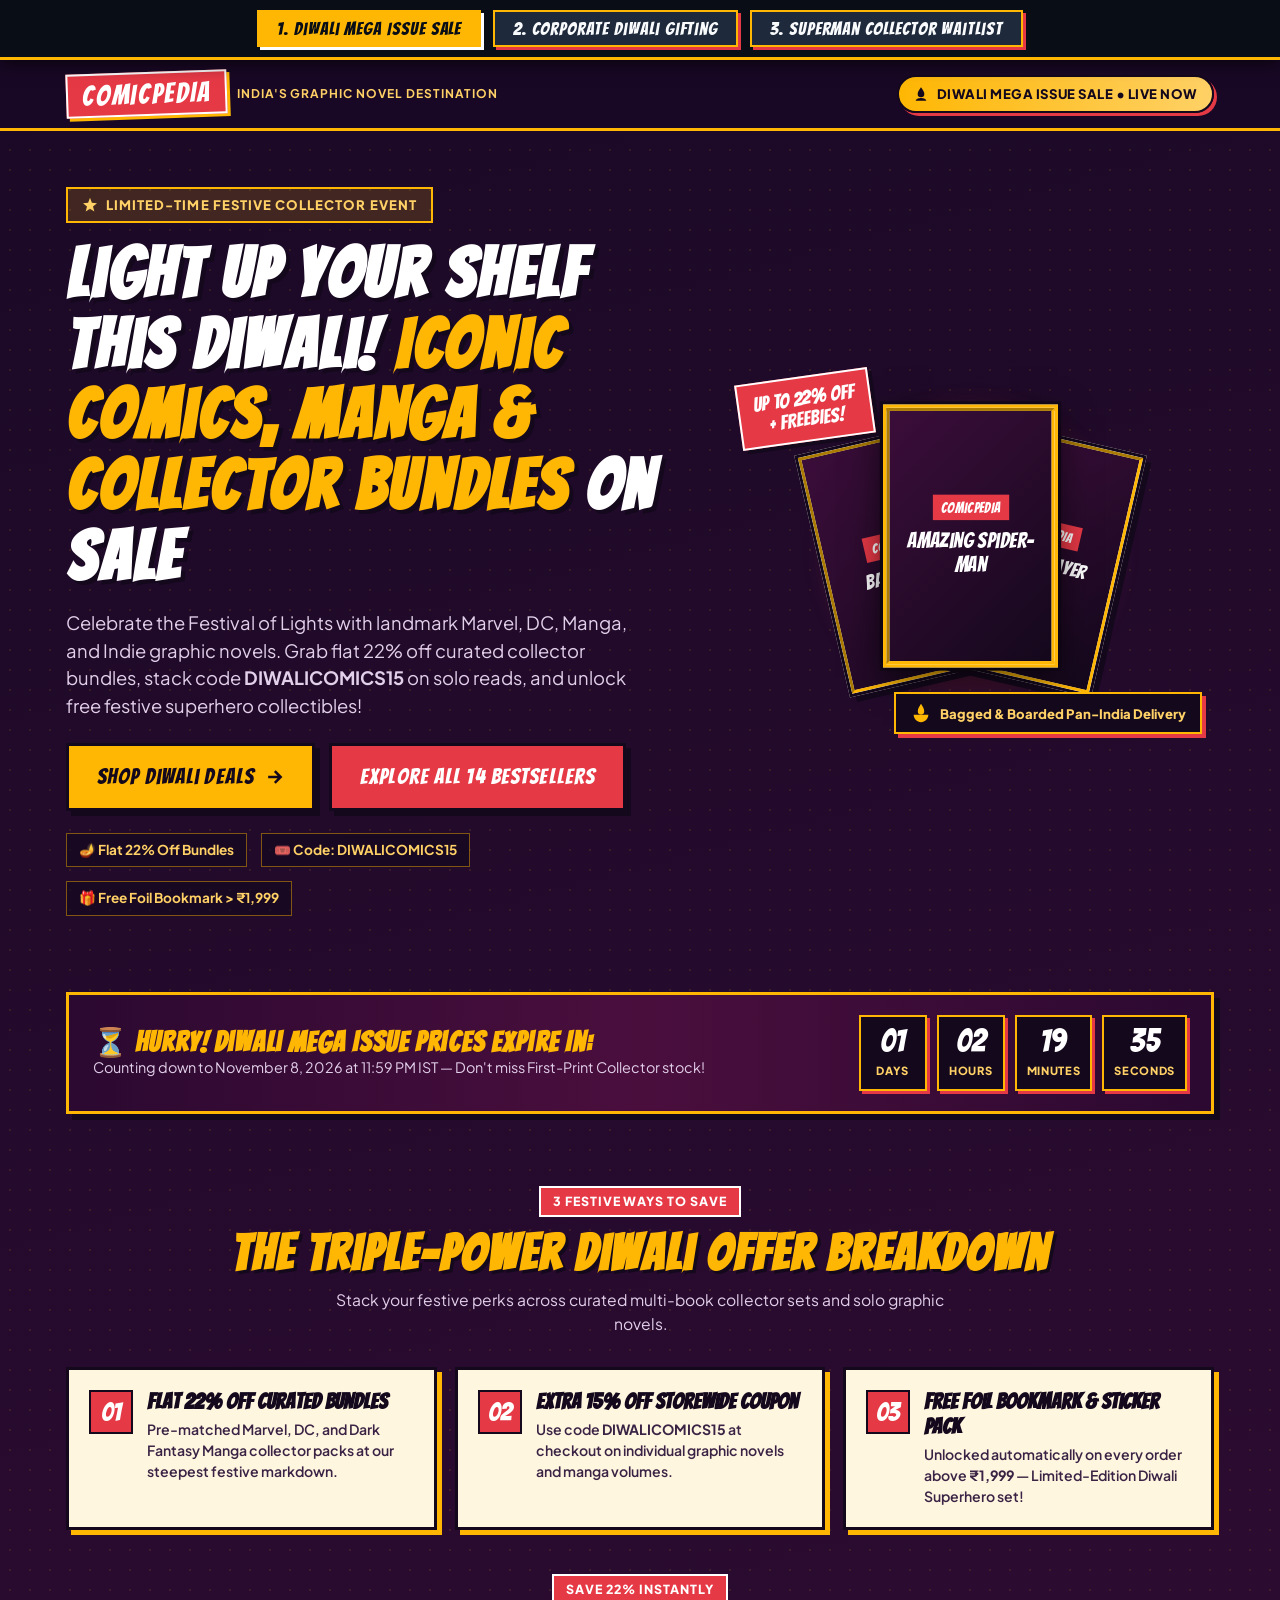
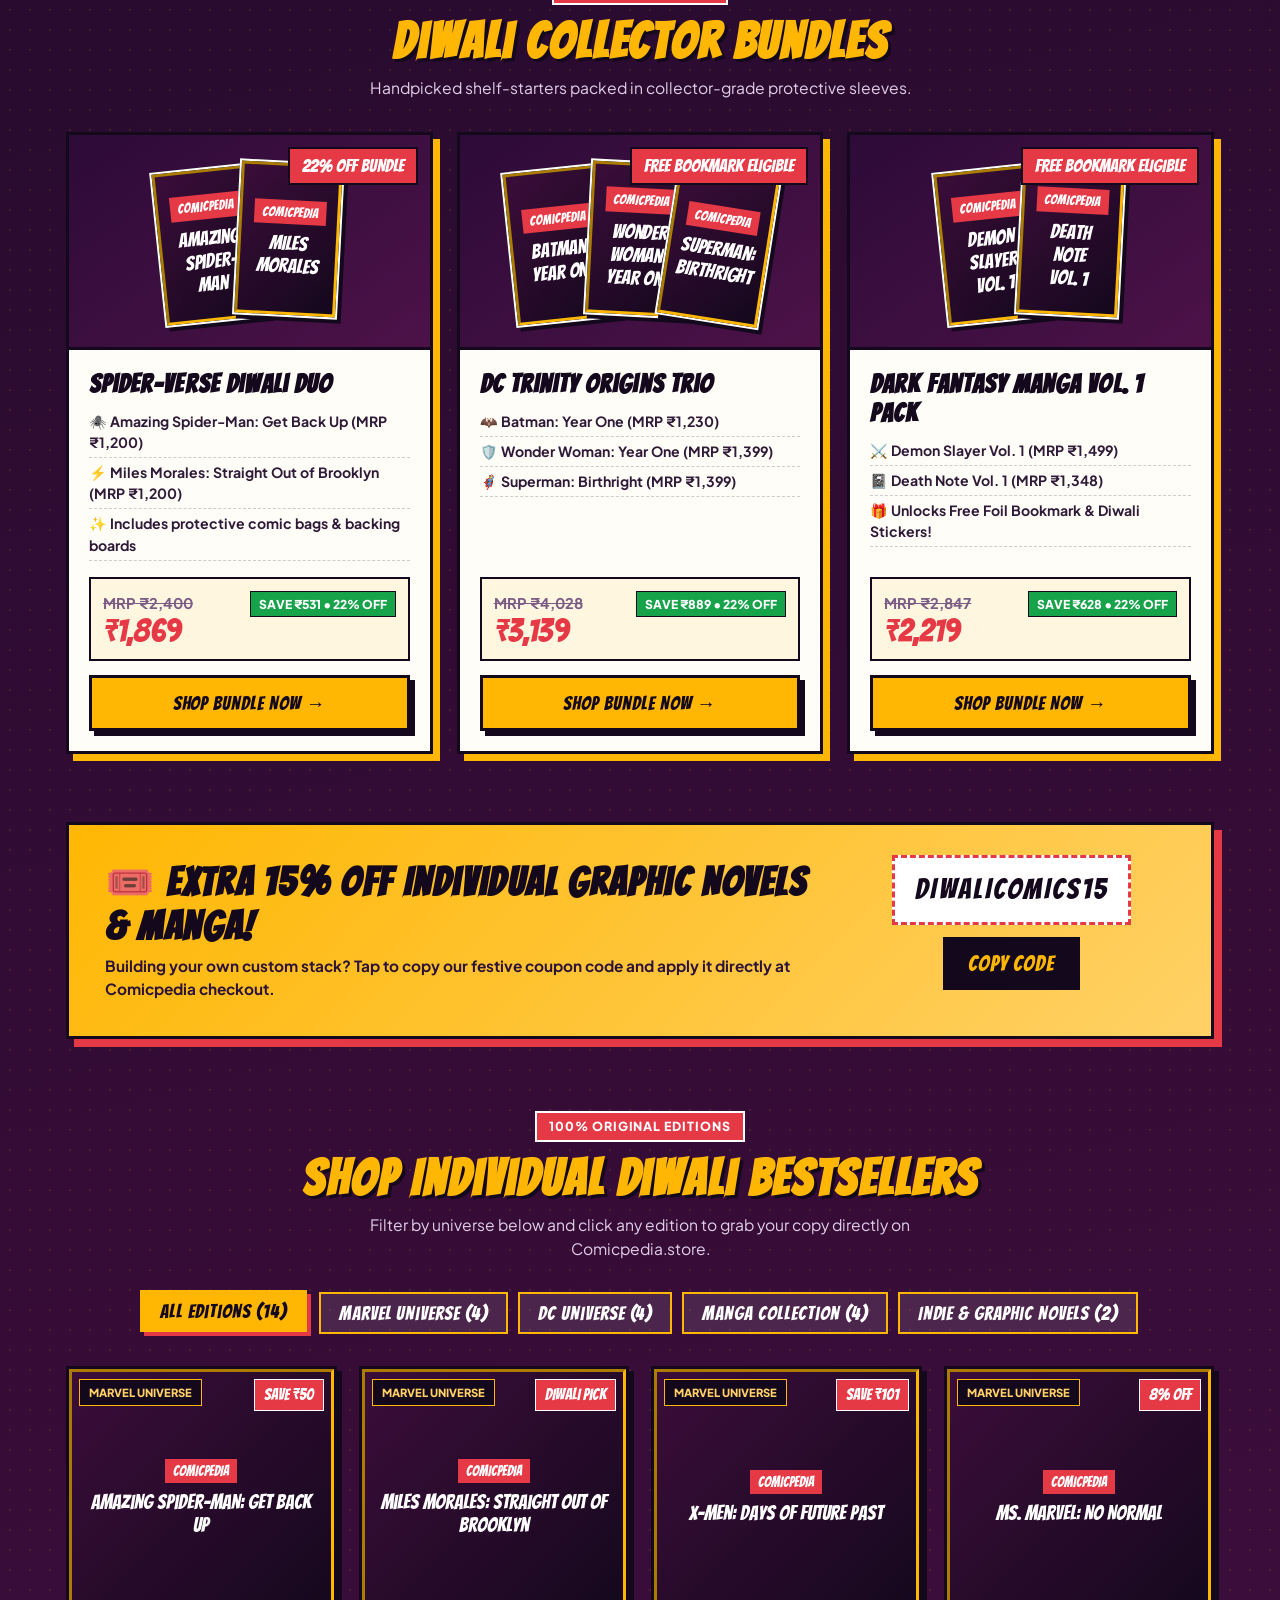
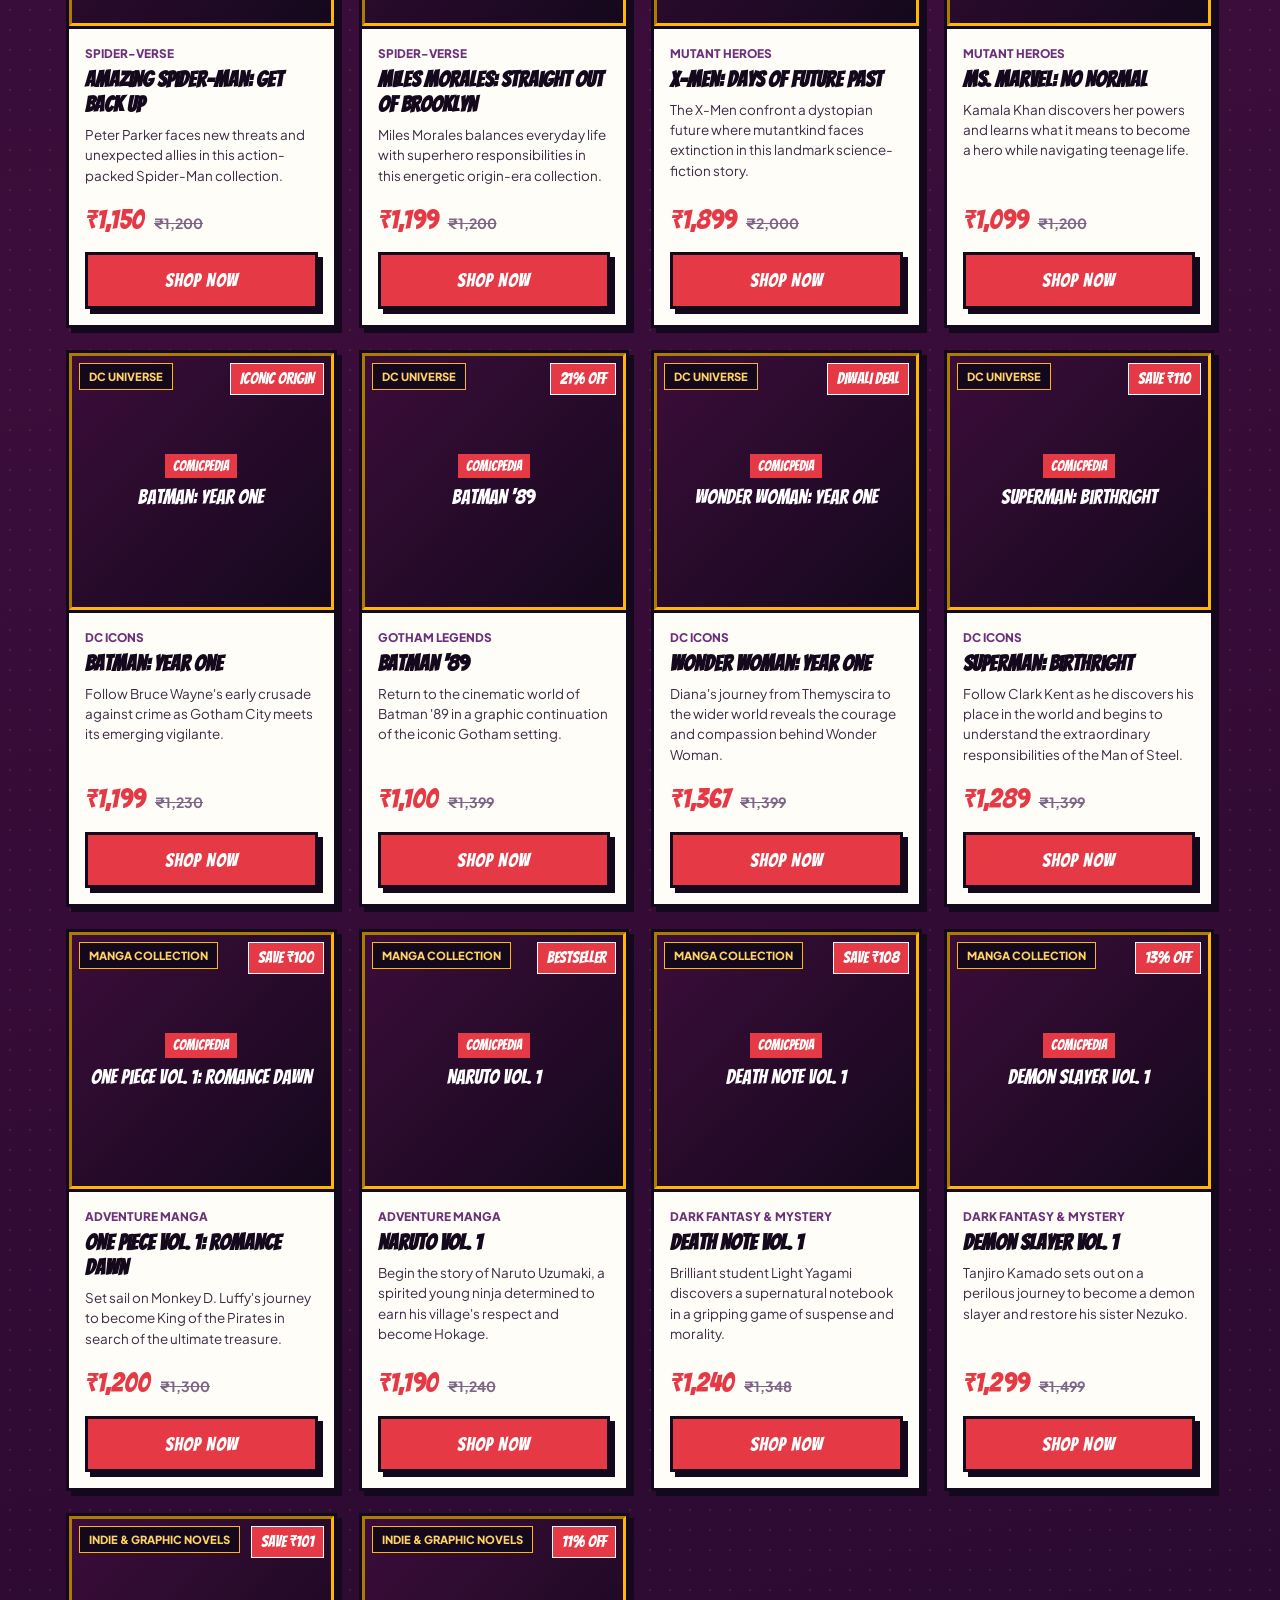
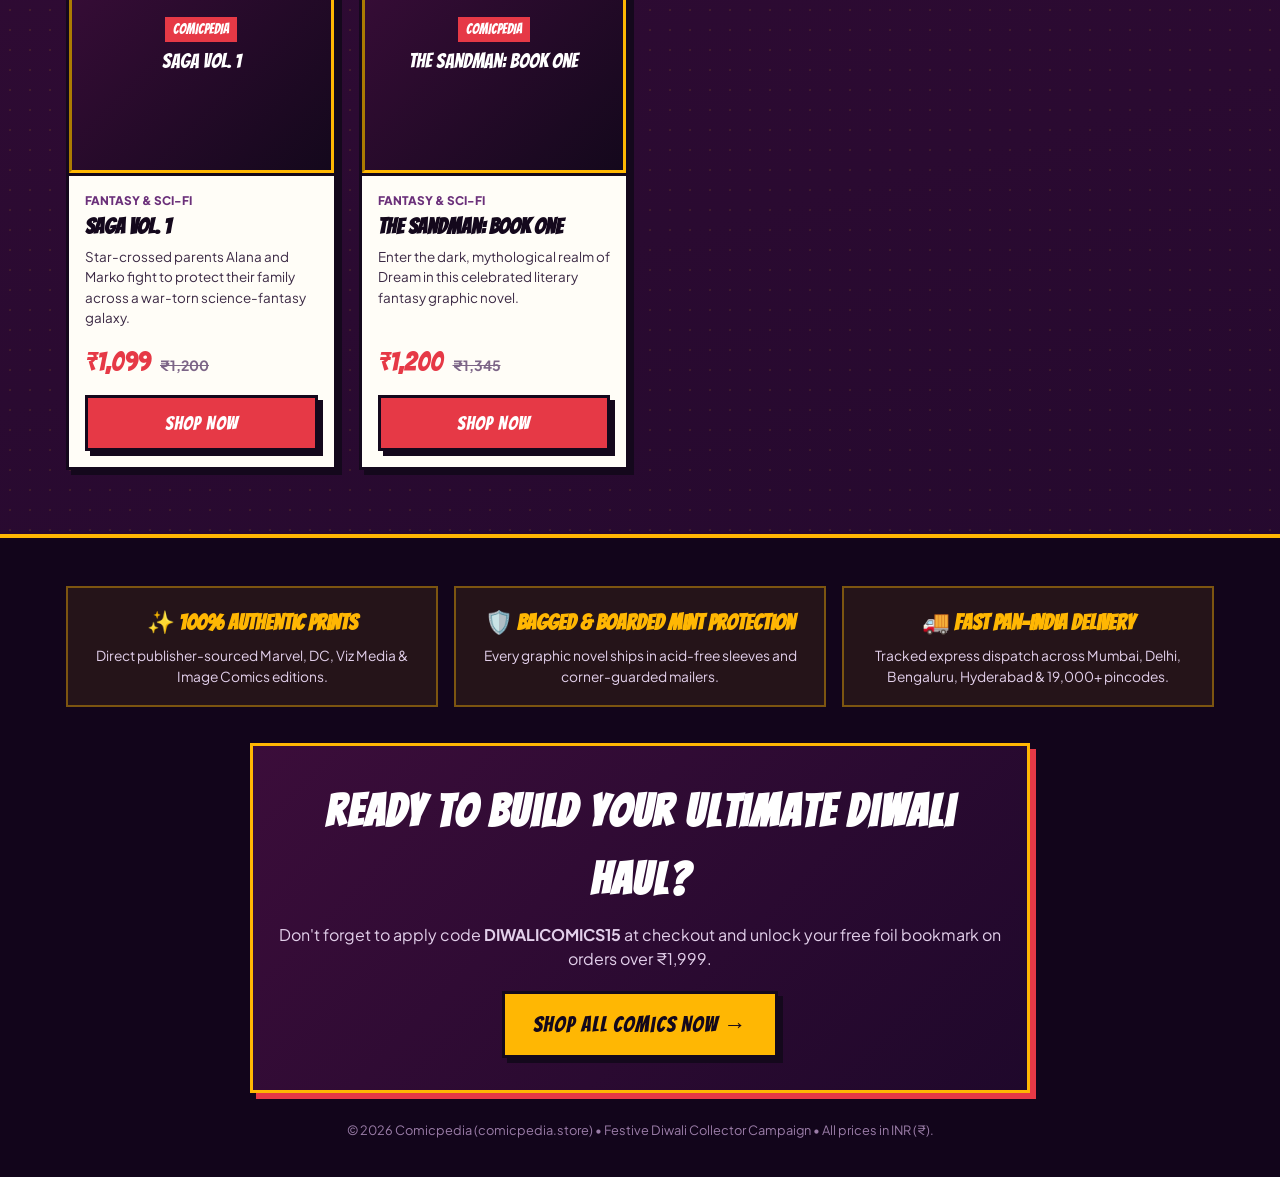
<file: comicpedia_diwali_mega_sale_corporate_gifting_collector_waitlist.html>
<!DOCTYPE html>
<html lang="en">
<head>
  <meta charset="UTF-8" />
  <meta name="viewport" content="width=device-width, initial-scale=1.0" />
  <title>Comicpedia — Diwali Mega Sale, Corporate Gifting &amp; Collector Waitlist</title>
  <link rel="preconnect" href="https://fonts.googleapis.com" />
  <link rel="preconnect" href="https://fonts.gstatic.com" crossorigin />
  <link href="https://fonts.googleapis.com/css2?family=Bangers&family=Plus+Jakarta+Sans:wght@400;500;600;700;800&display=swap" rel="stylesheet" />
  <style>
    *, *::before, *::after {
      box-sizing: border-box;
      margin: 0;
      padding: 0;
    }

    html {
      scroll-behavior: smooth;
    }

    body {
      font-family: 'Plus Jakarta Sans', -apple-system, BlinkMacSystemFont, sans-serif;
      background-color: #090D16;
      color: #F8FAFC;
      overflow-x: hidden;
    }

    /* TOP MENU TO SWITCH BETWEEN THE 3 PAGES (LINKS ONLY, NO BACK BUTTON) */
    .site-switcher {
      position: sticky;
      top: 0;
      z-index: 1000;
      background: #090D16;
      border-bottom: 3px solid #FFB703;
      padding: 10px 16px;
      box-shadow: 0 4px 16px rgba(0, 0, 0, 0.6);
    }

    .site-switcher-nav {
      max-width: 1180px;
      margin: 0 auto;
      display: flex;
      align-items: center;
      justify-content: center;
      gap: 12px;
      flex-wrap: wrap;
    }

    .site-switcher-nav a {
      display: inline-block;
      font-family: 'Bangers', cursive;
      font-size: 1.15rem;
      letter-spacing: 0.05em;
      text-decoration: none;
      color: #F8FAFC;
      background: #1E293B;
      border: 2px solid #FFB703;
      padding: 7px 18px;
      box-shadow: 3px 3px 0 #E63946;
      transition: transform 0.15s ease, background 0.15s ease, color 0.15s ease;
    }

    .site-switcher-nav a:hover,
    .site-switcher-nav a:focus-visible {
      background: #FFB703;
      color: #090D16;
      transform: translate(-2px, -2px);
    }

    /* PURE HTML/CSS PAGE SWITCHING VIA :target AND :has(:target) */
    .site-page {
      display: none;
      min-height: calc(100vh - 54px);
    }

    .site-page:target,
    .site-page:has(:target) {
      display: block;
    }

    /* Default to Page 1 (Diwali Mega Sale) when no hash is targeted */
    body:not(:has(.site-page:target, .site-page :target)) #diwali-mega-sale {
      display: block;
    }

    /* Active link state in top menu */
    body:not(:has(.site-page:target, .site-page :target)) .site-switcher-nav a[href="#diwali-mega-sale"],
    body:has(#diwali-mega-sale:target, #diwali-mega-sale :target) .site-switcher-nav a[href="#diwali-mega-sale"],
    body:has(#corporate-diwali-gifting:target, #corporate-diwali-gifting :target) .site-switcher-nav a[href="#corporate-diwali-gifting"],
    body:has(#superman-collector-waitlist:target, #superman-collector-waitlist :target) .site-switcher-nav a[href="#superman-collector-waitlist"] {
      background: #FFB703;
      color: #090D16;
      box-shadow: 3px 3px 0 #FFFFFF;
    }

    /* Offset each page's sticky topbar so it sits neatly below the page switcher */
    #diwali-mega-sale .topbar,
    #corporate-diwali-gifting .topbar,
    #superman-collector-waitlist .topbar {
      top: 53px;
    }

    .site-page,
    #top-sale,
    #top-corporate,
    #top-waitlist {
      scroll-margin-top: 56px;
    }

    #bundles,
    #catalog,
    #gift-boxes,
    #enquiry-form,
    #waitlist-form {
      scroll-margin-top: 120px;
    }

    /* ================= PAGE 1: DIWALI MEGA SALE STYLES ================= */
#diwali-mega-sale {
      --bg-deep: #1A0926;
      --bg-maroon: #3B0D3A;
      --bg-card: #FFFDF7;
      --bg-cream: #FFF6E0;
      --gold: #FFB703;
      --gold-bright: #FFD166;
      --crimson: #E63946;
      --crimson-dark: #B81D2A;
      --ink: #14081C;
      --text-light: #FFFDF7;
      --text-muted: #E2CFEA;
      --border-comic: 3px solid #14081C;
      --shadow-comic: 5px 5px 0px #14081C;
      --shadow-gold: 5px 5px 0px #FFB703;
    }
#diwali-mega-sale *, #diwali-mega-sale *::before, #diwali-mega-sale *::after {
      box-sizing: border-box;
      margin: 0;
      padding: 0;
    }
#diwali-mega-sale {
      scroll-behavior: smooth;
    }
#diwali-mega-sale {
      font-family: 'Plus Jakarta Sans', -apple-system, BlinkMacSystemFont, sans-serif;
      background-color: var(--bg-deep);
      background-image:
        radial-gradient(rgba(255, 183, 3, 0.11) 1.5px, transparent 1.5px),
        linear-gradient(165deg, #1A0926 0%, #3B0D3A 55%, #1F082B 100%);
      background-size: 20px 20px, 100% 100%;
      color: var(--text-light);
      line-height: 1.5;
      overflow-x: hidden;
    }
#diwali-mega-sale .comic-font {
      font-family: 'Bangers', cursive;
      letter-spacing: 0.04em;
    }
#diwali-mega-sale .container {
      width: 100%;
      max-width: 1180px;
      margin: 0 auto;
      padding: 0 16px;
    }
#diwali-mega-sale .topbar {
      position: sticky;
      top: 0;
      z-index: 100;
      background: rgba(26, 9, 38, 0.94);
      backdrop-filter: blur(10px);
      border-bottom: 3px solid var(--gold);
      padding: 12px 0;
    }
#diwali-mega-sale .topbar-inner {
      display: flex;
      align-items: center;
      justify-content: space-between;
      gap: 12px;
      flex-wrap: wrap;
    }
#diwali-mega-sale .brand-logo {
      display: inline-flex;
      align-items: center;
      gap: 10px;
      text-decoration: none;
    }
#diwali-mega-sale .brand-badge {
      background: var(--crimson);
      color: #fff;
      font-family: 'Bangers', cursive;
      font-size: 1.75rem;
      line-height: 1;
      padding: 6px 14px;
      border: 2.5px solid #fff;
      box-shadow: 3px 3px 0 var(--gold);
      transform: rotate(-2deg);
      letter-spacing: 0.06em;
    }
#diwali-mega-sale .brand-tag {
      font-size: 0.75rem;
      font-weight: 700;
      text-transform: uppercase;
      letter-spacing: 0.08em;
      color: var(--gold-bright);
      display: none;
    }
@media (min-width: 540px) {
#diwali-mega-sale .brand-tag {
        display: inline-block;
      }

    
}
#diwali-mega-sale .festive-pill {
      display: inline-flex;
      align-items: center;
      gap: 8px;
      background: linear-gradient(90deg, #FFB703, #FFD166);
      color: var(--ink);
      font-weight: 800;
      font-size: 0.82rem;
      padding: 7px 14px;
      border-radius: 999px;
      border: 2px solid var(--ink);
      box-shadow: 3px 3px 0 var(--crimson);
      text-decoration: none;
      text-transform: uppercase;
      letter-spacing: 0.04em;
    }
#diwali-mega-sale .btn-cta {
      display: inline-flex;
      align-items: center;
      justify-content: center;
      gap: 10px;
      background: var(--gold);
      color: var(--ink);
      font-family: 'Bangers', cursive;
      font-size: 1.4rem;
      letter-spacing: 0.05em;
      padding: 14px 28px;
      border: var(--border-comic);
      box-shadow: var(--shadow-comic);
      text-decoration: none;
      cursor: pointer;
      transition: transform 0.15s ease, box-shadow 0.15s ease, background 0.15s ease;
      text-align: center;
    }
#diwali-mega-sale .btn-cta:hover, #diwali-mega-sale .btn-cta:focus-visible {
      background: var(--gold-bright);
      transform: translate(-2px, -2px);
      box-shadow: 7px 7px 0px var(--ink);
    }
#diwali-mega-sale .btn-cta:active {
      transform: translate(2px, 2px);
      box-shadow: 2px 2px 0px var(--ink);
    }
#diwali-mega-sale .btn-crimson {
      background: var(--crimson);
      color: #fff;
    }
#diwali-mega-sale .btn-crimson:hover, #diwali-mega-sale .btn-crimson:focus-visible {
      background: #ff4757;
      color: #fff;
    }
#diwali-mega-sale .hero {
      padding: 36px 0 48px;
      position: relative;
      overflow: hidden;
    }
#diwali-mega-sale .hero-grid {
      display: grid;
      grid-template-columns: 1fr;
      gap: 36px;
      align-items: center;
    }
@media (min-width: 900px) {
#diwali-mega-sale .hero {
        padding: 56px 0 68px;
      }
#diwali-mega-sale .hero-grid {
        grid-template-columns: 1.12fr 0.88fr;
        gap: 44px;
      }

    
}
#diwali-mega-sale .hero-kicker {
      display: inline-flex;
      align-items: center;
      gap: 8px;
      background: rgba(255, 183, 3, 0.16);
      border: 2px solid var(--gold);
      color: var(--gold-bright);
      padding: 6px 14px;
      font-weight: 800;
      font-size: 0.82rem;
      text-transform: uppercase;
      letter-spacing: 0.08em;
      margin-bottom: 16px;
    }
#diwali-mega-sale .hero-title {
      font-size: clamp(2.4rem, 5.5vw, 4.3rem);
      line-height: 1.03;
      color: #fff;
      text-shadow: 4px 4px 0px var(--ink);
      margin-bottom: 16px;
    }
#diwali-mega-sale .hero-title span {
      color: var(--gold);
    }
#diwali-mega-sale .hero-sub {
      font-size: clamp(1rem, 2vw, 1.15rem);
      color: var(--text-muted);
      max-width: 580px;
      margin-bottom: 24px;
    }
#diwali-mega-sale .hero-cta-row {
      display: flex;
      flex-wrap: wrap;
      gap: 14px;
      align-items: center;
      margin-bottom: 22px;
    }
#diwali-mega-sale .hero-perks {
      display: flex;
      flex-wrap: wrap;
      gap: 14px;
      font-size: 0.85rem;
      font-weight: 700;
      color: var(--gold-bright);
    }
#diwali-mega-sale .hero-perks span {
      display: inline-flex;
      align-items: center;
      gap: 6px;
      background: rgba(20, 8, 28, 0.65);
      padding: 6px 12px;
      border: 1.5px solid rgba(255, 183, 3, 0.45);
    }
#diwali-mega-sale .hero-stage {
      position: relative;
      display: flex;
      justify-content: center;
      align-items: center;
      min-height: 350px;
      padding: 20px 10px;
    }
#diwali-mega-sale .Burst-bg {
      position: absolute;
      width: 310px;
      height: 310px;
      border-radius: 50%;
      background: radial-gradient(circle, rgba(255,183,3,0.35) 0%, rgba(230,57,70,0.18) 55%, transparent 75%);
      filter: blur(8px);
      z-index: 0;
    }
#diwali-mega-sale .fanned-cards {
      position: relative;
      width: 310px;
      height: 310px;
      z-index: 2;
    }
#diwali-mega-sale .fan-card {
      position: absolute;
      width: 165px;
      height: 248px;
      background: var(--bg-card);
      border: 3px solid var(--ink);
      box-shadow: 6px 6px 0 var(--ink);
      overflow: hidden;
      transition: transform 0.25s ease;
      top: 26px;
      left: 72px;
    }
#diwali-mega-sale .fan-card img {
      width: 100%;
      height: 100%;
      object-fit: cover;
      display: block;
    }
#diwali-mega-sale .fan-card-1 {
      transform: translateX(-68px) translateY(12px) rotate(-13deg);
      z-index: 1;
    }
#diwali-mega-sale .fan-card-2 {
      transform: translateY(-10px) scale(1.06);
      z-index: 3;
      border-color: var(--gold);
      box-shadow: 0 10px 30px rgba(0, 0, 0, 0.65), 0 0 0 3px var(--ink);
    }
#diwali-mega-sale .fan-card-3 {
      transform: translateX(68px) translateY(12px) rotate(13deg);
      z-index: 2;
    }
#diwali-mega-sale .fanned-cards:hover .fan-card-1 {
      transform: translateX(-82px) translateY(6px) rotate(-17deg);
    }
#diwali-mega-sale .fanned-cards:hover .fan-card-2 {
      transform: translateY(-18px) scale(1.09);
    }
#diwali-mega-sale .fanned-cards:hover .fan-card-3 {
      transform: translateX(82px) translateY(6px) rotate(17deg);
    }
#diwali-mega-sale .diya-float {
      position: absolute;
      bottom: -8px;
      right: 12px;
      z-index: 5;
      background: var(--ink);
      border: 2.5px solid var(--gold);
      padding: 8px 14px;
      box-shadow: 4px 4px 0 var(--crimson);
      display: flex;
      align-items: center;
      gap: 8px;
      font-weight: 800;
      font-size: 0.82rem;
      color: var(--gold-bright);
    }
#diwali-mega-sale .sticker-burst {
      position: absolute;
      top: 0;
      left: 10px;
      z-index: 5;
      background: var(--crimson);
      color: #fff;
      font-family: 'Bangers', cursive;
      font-size: 1.25rem;
      padding: 10px 14px;
      border: 2.5px solid #fff;
      box-shadow: 4px 4px 0 var(--ink);
      transform: rotate(-8deg);
      line-height: 1.05;
      text-align: center;
    }
#diwali-mega-sale .countdown-section {
      margin: 8px 0 44px;
    }
#diwali-mega-sale .countdown-box {
      background: linear-gradient(90deg, #2B0930 0%, #4A0E3D 50%, #2B0930 100%);
      border: 3px solid var(--gold);
      box-shadow: 6px 6px 0 var(--ink);
      padding: 20px 24px;
      display: flex;
      flex-direction: column;
      align-items: center;
      justify-content: space-between;
      gap: 18px;
      text-align: center;
    }
@media (min-width: 768px) {
#diwali-mega-sale .countdown-box {
        flex-direction: row;
        text-align: left;
      }

    
}
#diwali-mega-sale .countdown-label h2 {
      font-size: 1.75rem;
      color: var(--gold);
      line-height: 1.1;
    }
#diwali-mega-sale .countdown-label p {
      font-size: 0.9rem;
      color: var(--text-muted);
    }
#diwali-mega-sale .timer-grid {
      display: flex;
      gap: 10px;
      align-items: center;
      flex-wrap: wrap;
      justify-content: center;
    }
#diwali-mega-sale .time-cell {
      background: var(--ink);
      border: 2.5px solid var(--gold);
      min-width: 68px;
      padding: 8px 10px;
      text-align: center;
      box-shadow: 3px 3px 0 var(--crimson);
    }
#diwali-mega-sale .time-val {
      font-family: 'Bangers', cursive;
      font-size: 2rem;
      line-height: 1;
      color: #fff;
      display: block;
    }
#diwali-mega-sale .time-unit {
      font-size: 0.7rem;
      font-weight: 800;
      text-transform: uppercase;
      color: var(--gold-bright);
      letter-spacing: 0.06em;
    }
#diwali-mega-sale .section-head {
      text-align: center;
      margin-bottom: 32px;
    }
#diwali-mega-sale .section-tag {
      display: inline-block;
      background: var(--crimson);
      color: #fff;
      font-weight: 800;
      font-size: 0.78rem;
      text-transform: uppercase;
      letter-spacing: 0.08em;
      padding: 4px 12px;
      border: 2px solid #fff;
      margin-bottom: 10px;
    }
#diwali-mega-sale .section-title {
      font-size: clamp(2rem, 4.2vw, 3.1rem);
      color: var(--gold);
      text-shadow: 3px 3px 0 var(--ink);
      line-height: 1.08;
      margin-bottom: 8px;
    }
#diwali-mega-sale .section-sub {
      color: var(--text-muted);
      max-width: 640px;
      margin: 0 auto;
      font-size: 0.98rem;
    }
#diwali-mega-sale .offer-trio {
      display: grid;
      grid-template-columns: 1fr;
      gap: 18px;
      margin-bottom: 44px;
    }
@media (min-width: 768px) {
#diwali-mega-sale .offer-trio {
        grid-template-columns: repeat(3, 1fr);
      }

    
}
#diwali-mega-sale .offer-pill-card {
      background: var(--bg-cream);
      color: var(--ink);
      border: var(--border-comic);
      box-shadow: var(--shadow-gold);
      padding: 20px;
      display: flex;
      align-items: flex-start;
      gap: 14px;
    }
#diwali-mega-sale .offer-num {
      background: var(--crimson);
      color: #fff;
      font-family: 'Bangers', cursive;
      font-size: 1.6rem;
      min-width: 44px;
      height: 44px;
      display: flex;
      align-items: center;
      justify-content: center;
      border: 2.5px solid var(--ink);
      flex-shrink: 0;
    }
#diwali-mega-sale .offer-pill-card h3 {
      font-family: 'Bangers', cursive;
      font-size: 1.35rem;
      line-height: 1.15;
      margin-bottom: 4px;
      color: var(--ink);
    }
#diwali-mega-sale .offer-pill-card p {
      font-size: 0.88rem;
      color: #3a2344;
      font-weight: 600;
    }
#diwali-mega-sale .bundles-section {
      padding: 28px 0 56px;
    }
#diwali-mega-sale .bundles-grid {
      display: grid;
      grid-template-columns: 1fr;
      gap: 24px;
    }
@media (min-width: 900px) {
#diwali-mega-sale .bundles-grid {
        grid-template-columns: repeat(3, 1fr);
      }

    
}
#diwali-mega-sale .bundle-card {
      background: var(--bg-card);
      color: var(--ink);
      border: var(--border-comic);
      box-shadow: 7px 7px 0 var(--gold);
      display: flex;
      flex-direction: column;
      justify-content: space-between;
      position: relative;
      overflow: hidden;
      transition: transform 0.2s ease;
    }
#diwali-mega-sale .bundle-card:hover {
      transform: translateY(-4px);
    }
#diwali-mega-sale .bundle-ribbon {
      position: absolute;
      top: 12px;
      right: 12px;
      background: var(--crimson);
      color: #fff;
      font-family: 'Bangers', cursive;
      font-size: 1.1rem;
      padding: 4px 12px;
      border: 2px solid var(--ink);
      z-index: 4;
    }
#diwali-mega-sale .bundle-stage {
      background: linear-gradient(145deg, #2D0B38 0%, #4C1248 100%);
      padding: 28px 16px 20px;
      display: flex;
      justify-content: center;
      align-items: center;
      min-height: 215px;
      border-bottom: var(--border-comic);
      position: relative;
    }
#diwali-mega-sale .bundle-covers {
      display: flex;
      align-items: center;
      justify-content: center;
    }
#diwali-mega-sale .bundle-covers .mini-cover {
      width: 105px;
      height: 156px;
      border: 2.5px solid #fff;
      box-shadow: 4px 4px 0 var(--ink);
      overflow: hidden;
      background: #222;
      flex-shrink: 0;
    }
#diwali-mega-sale .bundle-covers .mini-cover:not(:first-child) {
      margin-left: -26px;
    }
#diwali-mega-sale .bundle-covers .mini-cover:nth-child(1) {
      transform: rotate(-6deg);
    }
#diwali-mega-sale .bundle-covers .mini-cover:nth-child(2) {
      transform: translateY(-6px) rotate(3deg);
      z-index: 2;
    }
#diwali-mega-sale .bundle-covers .mini-cover:nth-child(3) {
      transform: rotate(9deg);
      z-index: 3;
    }
#diwali-mega-sale .bundle-covers img {
      width: 100%;
      height: 100%;
      object-fit: cover;
      display: block;
    }
#diwali-mega-sale .bundle-body {
      padding: 20px;
      display: flex;
      flex-direction: column;
      flex-grow: 1;
    }
#diwali-mega-sale .bundle-title {
      font-size: 1.65rem;
      color: var(--ink);
      margin-bottom: 8px;
      line-height: 1.1;
    }
#diwali-mega-sale .bundle-list {
      list-style: none;
      margin-bottom: 16px;
      font-size: 0.88rem;
      font-weight: 700;
      color: #2f1a38;
    }
#diwali-mega-sale .bundle-list li {
      padding: 4px 0;
      border-bottom: 1px dashed rgba(20, 8, 28, 0.2);
    }
#diwali-mega-sale .bundle-price-box {
      margin-top: auto;
      background: var(--bg-cream);
      border: 2px solid var(--ink);
      padding: 12px;
      margin-bottom: 14px;
      display: flex;
      align-items: baseline;
      justify-content: space-between;
      flex-wrap: wrap;
      gap: 8px;
    }
#diwali-mega-sale .price-mrp {
      text-decoration: line-through;
      color: #7a5c85;
      font-size: 0.92rem;
      font-weight: 700;
    }
#diwali-mega-sale .price-sale {
      font-family: 'Bangers', cursive;
      font-size: 2rem;
      color: var(--crimson);
      line-height: 1;
    }
#diwali-mega-sale .save-pill {
      background: #16a34a;
      color: #fff;
      font-size: 0.76rem;
      font-weight: 800;
      padding: 3px 8px;
      border: 1.5px solid var(--ink);
    }
#diwali-mega-sale .coupon-section {
      padding: 12px 0 56px;
    }
#diwali-mega-sale .coupon-banner {
      background: linear-gradient(135deg, #FFB703 0%, #FFD166 100%);
      color: var(--ink);
      border: 3.5px solid var(--ink);
      box-shadow: 8px 8px 0 var(--crimson);
      padding: 26px 24px;
      display: flex;
      flex-direction: column;
      align-items: center;
      justify-content: space-between;
      gap: 20px;
      text-align: center;
    }
@media (min-width: 820px) {
#diwali-mega-sale .coupon-banner {
        flex-direction: row;
        text-align: left;
        padding: 30px 36px;
      }

    
}
#diwali-mega-sale .coupon-info h2 {
      font-size: clamp(1.75rem, 3.5vw, 2.5rem);
      line-height: 1.08;
      margin-bottom: 6px;
    }
#diwali-mega-sale .coupon-info p {
      font-weight: 700;
      font-size: 0.96rem;
      color: #2c1338;
    }
#diwali-mega-sale .coupon-Interactive {
      display: flex;
      flex-wrap: wrap;
      align-items: center;
      justify-content: center;
      gap: 12px;
    }
#diwali-mega-sale .coupon-code-box {
      background: #fff;
      border: 3px dashed var(--crimson);
      padding: 10px 20px;
      font-family: 'Bangers', cursive;
      font-size: 1.8rem;
      letter-spacing: 0.08em;
      color: var(--ink);
      user-select: all;
    }
#diwali-mega-sale .copy-btn {
      background: var(--ink);
      color: var(--gold);
      font-family: 'Bangers', cursive;
      font-size: 1.35rem;
      letter-spacing: 0.05em;
      padding: 12px 22px;
      border: 3px solid var(--ink);
      cursor: pointer;
      transition: transform 0.15s ease, background 0.15s ease;
    }
#diwali-mega-sale .copy-btn:hover {
      background: var(--crimson);
      color: #fff;
      transform: translateY(-2px);
    }
#diwali-mega-sale .copy-status {
      width: 100%;
      font-size: 0.85rem;
      font-weight: 800;
      color: var(--ink);
      min-height: 1.2em;
      text-align: center;
    }
#diwali-mega-sale .catalog-section {
      padding: 16px 0 64px;
    }
#diwali-mega-sale .filter-bar {
      display: flex;
      flex-wrap: wrap;
      justify-content: center;
      gap: 10px;
      margin-bottom: 32px;
    }
#diwali-mega-sale .filter-pill {
      background: rgba(255, 255, 255, 0.1);
      color: #fff;
      border: 2.5px solid var(--gold);
      padding: 9px 18px;
      font-family: 'Bangers', cursive;
      font-size: 1.2rem;
      letter-spacing: 0.05em;
      cursor: pointer;
      transition: all 0.15s ease;
    }
#diwali-mega-sale .filter-pill:hover, #diwali-mega-sale .filter-pill.active {
      background: var(--gold);
      color: var(--ink);
      box-shadow: 4px 4px 0 var(--crimson);
      transform: translate(-2px, -2px);
    }
#diwali-mega-sale .products-grid {
      display: grid;
      grid-template-columns: 1fr;
      gap: 22px;
    }
@media (min-width: 560px) {
#diwali-mega-sale .products-grid {
        grid-template-columns: repeat(2, 1fr);
      }

    
}
@media (min-width: 960px) {
#diwali-mega-sale .products-grid {
        grid-template-columns: repeat(4, 1fr);
      }

    
}
#diwali-mega-sale .product-card {
      background: var(--bg-card);
      color: var(--ink);
      border: var(--border-comic);
      box-shadow: 5px 5px 0 var(--ink);
      display: flex;
      flex-direction: column;
      position: relative;
      transition: transform 0.18s ease, box-shadow 0.18s ease;
    }
#diwali-mega-sale .product-card:hover {
      transform: translate(-3px, -3px);
      box-shadow: 8px 8px 0 var(--gold);
    }
#diwali-mega-sale .product-card[hidden] {
      display: none !important;
    }
#diwali-mega-sale .prod-img-wrap {
      position: relative;
      height: 260px;
      background: #230c2e;
      border-bottom: var(--border-comic);
      overflow: hidden;
      display: flex;
      align-items: center;
      justify-content: center;
    }
#diwali-mega-sale .prod-img-wrap img {
      width: 100%;
      height: 100%;
      object-fit: cover;
      transition: transform 0.3s ease;
    }
#diwali-mega-sale .product-card:hover .prod-img-wrap img {
      transform: scale(1.05);
    }
#diwali-mega-sale .cat-badge {
      position: absolute;
      top: 10px;
      left: 10px;
      background: var(--ink);
      color: var(--gold-bright);
      font-size: 0.7rem;
      font-weight: 800;
      text-transform: uppercase;
      padding: 4px 9px;
      border: 1.5px solid var(--gold);
      z-index: 2;
    }
#diwali-mega-sale .disc-badge {
      position: absolute;
      top: 10px;
      right: 10px;
      background: var(--crimson);
      color: #fff;
      font-family: 'Bangers', cursive;
      font-size: 1rem;
      padding: 3px 9px;
      border: 1.5px solid #fff;
      z-index: 2;
    }
#diwali-mega-sale .prod-content {
      padding: 16px;
      display: flex;
      flex-direction: column;
      flex-grow: 1;
    }
#diwali-mega-sale .prod-subcat {
      font-size: 0.74rem;
      font-weight: 800;
      text-transform: uppercase;
      color: #6b307a;
      margin-bottom: 4px;
    }
#diwali-mega-sale .prod-title {
      font-family: 'Bangers', cursive;
      font-size: 1.4rem;
      line-height: 1.12;
      color: var(--ink);
      margin-bottom: 8px;
    }
#diwali-mega-sale .prod-blurb {
      font-size: 0.84rem;
      color: #3c2a45;
      margin-bottom: 14px;
      flex-grow: 1;
    }
#diwali-mega-sale .prod-price-row {
      display: flex;
      align-items: baseline;
      gap: 10px;
      margin-bottom: 12px;
    }
#diwali-mega-sale .prod-sale {
      font-family: 'Bangers', cursive;
      font-size: 1.7rem;
      color: var(--crimson);
    }
#diwali-mega-sale .prod-reg {
      font-size: 0.88rem;
      text-decoration: line-through;
      color: #7c6587;
      font-weight: 700;
    }
#diwali-mega-sale .btn-shop-card {
      width: 100%;
      padding: 11px 16px;
      font-size: 1.2rem;
    }
#diwali-mega-sale .comic-fallback {
      width: 100%;
      height: 100%;
      background: linear-gradient(135deg, #3B0D3A 0%, #14081C 100%);
      color: var(--gold);
      display: flex;
      flex-direction: column;
      align-items: center;
      justify-content: center;
      padding: 16px;
      text-align: center;
      border: 3px inset var(--gold);
    }
#diwali-mega-sale .comic-fallback .fb-logo {
      font-family: 'Bangers', cursive;
      font-size: 0.85rem;
      background: var(--crimson);
      color: #fff;
      padding: 2px 8px;
      margin-bottom: 8px;
    }
#diwali-mega-sale .comic-fallback .fb-title {
      font-family: 'Bangers', cursive;
      font-size: 1.25rem;
      line-height: 1.15;
      color: #fff;
    }
#diwali-mega-sale .trust-footer {
      background: #12051B;
      border-top: 4px solid var(--gold);
      padding: 48px 0 36px;
      text-align: center;
    }
#diwali-mega-sale .trust-strip {
      display: grid;
      grid-template-columns: 1fr;
      gap: 16px;
      margin-bottom: 36px;
    }
@media (min-width: 768px) {
#diwali-mega-sale .trust-strip {
        grid-template-columns: repeat(3, 1fr);
      }

    
}
#diwali-mega-sale .trust-item {
      background: rgba(255, 183, 3, 0.08);
      border: 2px solid rgba(255, 183, 3, 0.4);
      padding: 18px;
      display: flex;
      flex-direction: column;
      align-items: center;
      gap: 6px;
    }
#diwali-mega-sale .trust-item h3 {
      font-family: 'Bangers', cursive;
      font-size: 1.4rem;
      color: var(--gold);
    }
#diwali-mega-sale .trust-item p {
      font-size: 0.86rem;
      color: var(--text-muted);
    }
#diwali-mega-sale .final-cta-box {
      background: linear-gradient(135deg, #3B0D3A 0%, #1F082B 100%);
      border: 3px solid var(--gold);
      box-shadow: 6px 6px 0 var(--crimson);
      padding: 32px 20px;
      max-width: 780px;
      margin: 0 auto 28px;
    }
#diwali-mega-sale .final-cta-box h2 {
      font-size: clamp(1.9rem, 4vw, 2.8rem);
      color: #fff;
      margin-bottom: 10px;
    }
#diwali-mega-sale .final-cta-box p {
      color: var(--text-muted);
      margin-bottom: 20px;
    }
#diwali-mega-sale .copyright-line {
      font-size: 0.8rem;
      color: #9b7da8;
    }

    /* ================= PAGE 2: CORPORATE DIWALI GIFTING STYLES ================= */
#corporate-diwali-gifting {
      --slate-deep: #0F172A;
      --slate-card: #1E293B;
      --ivory: #FFFBEB;
      --ivory-soft: #FEF3C7;
      --gold: #F59E0B;
      --gold-dark: #D97706;
      --crimson: #E63946;
      --ink: #090D16;
      --text-light: #F8FAFC;
      --text-muted: #CBD5E1;
      --border-panel: 2.5px solid #090D16;
      --shadow-panel: 5px 5px 0px #090D16;
      --shadow-gold: 5px 5px 0px #D97706;
    }
#corporate-diwali-gifting *, #corporate-diwali-gifting *::before, #corporate-diwali-gifting *::after {
      box-sizing: border-box;
      margin: 0;
      padding: 0;
    }
#corporate-diwali-gifting {
      scroll-behavior: smooth;
    }
#corporate-diwali-gifting {
      font-family: 'Plus Jakarta Sans', -apple-system, BlinkMacSystemFont, sans-serif;
      background-color: var(--slate-deep);
      background-image:
        radial-gradient(rgba(245, 158, 11, 0.1) 1.5px, transparent 1.5px),
        linear-gradient(180deg, #0F172A 0%, #172036 60%, #0F172A 100%);
      background-size: 22px 22px, 100% 100%;
      color: var(--text-light);
      line-height: 1.55;
      overflow-x: hidden;
    }
#corporate-diwali-gifting .comic-font {
      font-family: 'Bangers', cursive;
      letter-spacing: 0.04em;
    }
#corporate-diwali-gifting .container {
      width: 100%;
      max-width: 1180px;
      margin: 0 auto;
      padding: 0 16px;
    }
#corporate-diwali-gifting .topbar {
      position: sticky;
      top: 0;
      z-index: 100;
      background: rgba(15, 23, 42, 0.95);
      backdrop-filter: blur(10px);
      border-bottom: 3px solid var(--gold);
      padding: 12px 0;
    }
#corporate-diwali-gifting .topbar-inner {
      display: flex;
      align-items: center;
      justify-content: space-between;
      gap: 12px;
    }
#corporate-diwali-gifting .brand-wrap {
      display: inline-flex;
      align-items: center;
      gap: 10px;
      text-decoration: none;
    }
#corporate-diwali-gifting .brand-logo {
      background: var(--gold);
      color: var(--ink);
      font-family: 'Bangers', cursive;
      font-size: 1.65rem;
      padding: 5px 14px;
      border: 2.5px solid #fff;
      box-shadow: 3px 3px 0 var(--crimson);
      letter-spacing: 0.05em;
      line-height: 1;
    }
#corporate-diwali-gifting .brand-sub {
      font-weight: 800;
      font-size: 0.78rem;
      text-transform: uppercase;
      letter-spacing: 0.08em;
      color: var(--ivory-soft);
      border-left: 2px solid rgba(245, 158, 11, 0.5);
      padding-left: 10px;
    }
#corporate-diwali-gifting .btn-gold {
      display: inline-flex;
      align-items: center;
      justify-content: center;
      gap: 8px;
      background: linear-gradient(135deg, #F59E0B 0%, #FBBF24 100%);
      color: var(--ink);
      font-family: 'Bangers', cursive;
      font-size: 1.3rem;
      letter-spacing: 0.05em;
      padding: 12px 24px;
      border: 2.5px solid var(--ink);
      box-shadow: 4px 4px 0 var(--ink);
      text-decoration: none;
      cursor: pointer;
      transition: transform 0.15s ease, box-shadow 0.15s ease;
    }
#corporate-diwali-gifting .btn-gold:hover, #corporate-diwali-gifting .btn-gold:focus-visible {
      transform: translate(-2px, -2px);
      box-shadow: 6px 6px 0 var(--crimson);
    }
#corporate-diwali-gifting .btn-gold-sm {
      font-size: 1.05rem;
      padding: 8px 16px;
    }
#corporate-diwali-gifting .hero {
      padding: 40px 0 56px;
    }
#corporate-diwali-gifting .hero-grid {
      display: grid;
      grid-template-columns: 1fr;
      gap: 36px;
      align-items: center;
    }
@media (min-width: 920px) {
#corporate-diwali-gifting .hero {
        padding: 58px 0 72px;
      }
#corporate-diwali-gifting .hero-grid {
        grid-template-columns: 1.12fr 0.88fr;
        gap: 44px;
      }

    
}
#corporate-diwali-gifting .b2b-kicker {
      display: inline-flex;
      align-items: center;
      gap: 8px;
      background: rgba(245, 158, 11, 0.15);
      border: 1.5px solid var(--gold);
      color: var(--ivory-soft);
      font-size: 0.8rem;
      font-weight: 800;
      text-transform: uppercase;
      letter-spacing: 0.07em;
      padding: 6px 14px;
      margin-bottom: 16px;
    }
#corporate-diwali-gifting .hero-title {
      font-size: clamp(2.25rem, 4.8vw, 3.85rem);
      line-height: 1.05;
      color: #fff;
      text-shadow: 3px 3px 0 var(--ink);
      margin-bottom: 16px;
    }
#corporate-diwali-gifting .hero-title span {
      color: var(--gold);
    }
#corporate-diwali-gifting .hero-lead {
      font-size: 1.06rem;
      color: var(--text-muted);
      margin-bottom: 22px;
      max-width: 600px;
    }
#corporate-diwali-gifting .b2b-badges {
      display: flex;
      flex-wrap: wrap;
      gap: 10px;
      margin-bottom: 26px;
    }
#corporate-diwali-gifting .b2b-badge {
      background: var(--slate-card);
      border: 1.5px solid rgba(245, 158, 11, 0.45);
      color: var(--ivory);
      font-size: 0.82rem;
      font-weight: 700;
      padding: 7px 12px;
      display: inline-flex;
      align-items: center;
      gap: 6px;
    }
#corporate-diwali-gifting .hero-vault {
      background: linear-gradient(145deg, #1E293B 0%, #0F172A 100%);
      border: 3px solid var(--gold);
      box-shadow: 8px 8px 0 var(--ink);
      padding: 24px 20px;
      position: relative;
    }
#corporate-diwali-gifting .vault-tag {
      position: absolute;
      top: -14px;
      right: 18px;
      background: var(--crimson);
      color: #fff;
      font-family: 'Bangers', cursive;
      font-size: 1.05rem;
      padding: 4px 12px;
      border: 2px solid #fff;
    }
#corporate-diwali-gifting .vault-covers-grid {
      display: grid;
      grid-template-columns: repeat(4, 1fr);
      gap: 10px;
      margin-bottom: 16px;
    }
#corporate-diwali-gifting .vault-cover {
      aspect-ratio: 2 / 3;
      border: 2px solid var(--gold);
      overflow: hidden;
      background: #090D16;
      box-shadow: 3px 3px 0 var(--ink);
    }
#corporate-diwali-gifting .vault-cover img {
      width: 100%;
      height: 100%;
      object-fit: cover;
      display: block;
    }
#corporate-diwali-gifting .vault-caption {
      background: var(--ivory);
      color: var(--ink);
      border: 2px solid var(--ink);
      padding: 12px 14px;
      font-size: 0.85rem;
      font-weight: 700;
      display: flex;
      justify-content: space-between;
      align-items: center;
      gap: 8px;
      flex-wrap: wrap;
    }
#corporate-diwali-gifting .trust-section {
      padding: 36px 0 56px;
      border-top: 2px solid rgba(245, 158, 11, 0.25);
      border-bottom: 2px solid rgba(245, 158, 11, 0.25);
      background: rgba(9, 13, 22, 0.55);
    }
#corporate-diwali-gifting .stats-strip {
      display: grid;
      grid-template-columns: 1fr;
      gap: 16px;
      margin-bottom: 28px;
    }
@media (min-width: 700px) {
#corporate-diwali-gifting .stats-strip {
        grid-template-columns: repeat(3, 1fr);
      }

    
}
#corporate-diwali-gifting .stat-box {
      background: var(--slate-card);
      border: 2px solid var(--gold);
      padding: 16px 20px;
      text-align: center;
      box-shadow: 4px 4px 0 var(--ink);
    }
#corporate-diwali-gifting .stat-num {
      font-family: 'Bangers', cursive;
      font-size: 2.2rem;
      color: var(--gold);
      line-height: 1;
    }
#corporate-diwali-gifting .stat-label {
      font-size: 0.85rem;
      font-weight: 700;
      color: var(--text-muted);
    }
#corporate-diwali-gifting .client-logos {
      display: flex;
      flex-wrap: wrap;
      justify-content: center;
      gap: 12px;
      margin-bottom: 34px;
    }
#corporate-diwali-gifting .client-pill {
      background: rgba(255, 251, 235, 0.06);
      border: 1.5px solid rgba(245, 158, 11, 0.35);
      padding: 8px 18px;
      font-weight: 800;
      font-size: 0.88rem;
      letter-spacing: 0.05em;
      color: var(--ivory-soft);
      text-transform: uppercase;
    }
#corporate-diwali-gifting .testimonials-grid {
      display: grid;
      grid-template-columns: 1fr;
      gap: 20px;
    }
@media (min-width: 860px) {
#corporate-diwali-gifting .testimonials-grid {
        grid-template-columns: repeat(3, 1fr);
      }

    
}
#corporate-diwali-gifting .quote-card {
      background: var(--ivory);
      color: var(--ink);
      border: var(--border-panel);
      box-shadow: var(--shadow-gold);
      padding: 20px;
      display: flex;
      flex-direction: column;
      justify-content: space-between;
    }
#corporate-diwali-gifting .quote-text {
      font-size: 0.9rem;
      font-weight: 600;
      color: #1E293B;
      margin-bottom: 14px;
      font-style: italic;
    }
#corporate-diwali-gifting .quote-author {
      border-top: 1.5px dashed rgba(9, 13, 22, 0.25);
      padding-top: 10px;
      font-size: 0.82rem;
      font-weight: 800;
    }
#corporate-diwali-gifting .quote-author span {
      display: block;
      font-weight: 600;
      color: #475569;
    }
#corporate-diwali-gifting .section-head {
      text-align: center;
      margin-bottom: 36px;
    }
#corporate-diwali-gifting .section-eyebrow {
      display: inline-block;
      background: var(--gold);
      color: var(--ink);
      font-weight: 800;
      font-size: 0.76rem;
      text-transform: uppercase;
      letter-spacing: 0.08em;
      padding: 4px 12px;
      border: 2px solid var(--ink);
      margin-bottom: 10px;
    }
#corporate-diwali-gifting .section-title {
      font-size: clamp(2rem, 4vw, 3rem);
      color: #fff;
      text-shadow: 3px 3px 0 var(--ink);
      line-height: 1.08;
      margin-bottom: 8px;
    }
#corporate-diwali-gifting .section-sub {
      color: var(--text-muted);
      max-width: 650px;
      margin: 0 auto;
      font-size: 0.96rem;
    }
#corporate-diwali-gifting .boxes-section {
      padding: 56px 0;
    }
#corporate-diwali-gifting .boxes-grid {
      display: grid;
      grid-template-columns: 1fr;
      gap: 26px;
      align-items: stretch;
    }
@media (min-width: 940px) {
#corporate-diwali-gifting .boxes-grid {
        grid-template-columns: repeat(3, 1fr);
      }

    
}
#corporate-diwali-gifting .hamper-card {
      background: var(--ivory);
      color: var(--ink);
      border: 3px solid var(--ink);
      box-shadow: 7px 7px 0 var(--gold-dark);
      display: flex;
      flex-direction: column;
      position: relative;
    }
#corporate-diwali-gifting .hamper-card.popular {
      border-color: var(--gold);
      box-shadow: 9px 9px 0 var(--crimson);
      transform: translateY(-4px);
    }
#corporate-diwali-gifting .popular-tag {
      position: absolute;
      top: -14px;
      left: 50%;
      transform: translateX(-50%);
      background: var(--crimson);
      color: #fff;
      font-family: 'Bangers', cursive;
      font-size: 1.1rem;
      letter-spacing: 0.06em;
      padding: 4px 16px;
      border: 2px solid #fff;
      white-space: nowrap;
      z-index: 3;
    }
#corporate-diwali-gifting .hamper-preview {
      background: linear-gradient(145deg, #1E293B 0%, #0F172A 100%);
      padding: 24px 14px 18px;
      border-bottom: 3px solid var(--ink);
      text-align: center;
    }
#corporate-diwali-gifting .hamper-thumbs {
      display: flex;
      justify-content: center;
      align-items: center;
      gap: 8px;
      margin-bottom: 10px;
      flex-wrap: wrap;
    }
#corporate-diwali-gifting .thumb-item {
      width: 66px;
      height: 98px;
      border: 2px solid var(--gold);
      overflow: hidden;
      background: #090D16;
      box-shadow: 3px 3px 0 var(--ink);
      flex-shrink: 0;
    }
#corporate-diwali-gifting .thumb-item img {
      width: 100%;
      height: 100%;
      object-fit: cover;
      display: block;
    }
#corporate-diwali-gifting .preview-note {
      font-size: 0.75rem;
      color: var(--ivory-soft);
      font-weight: 700;
    }
#corporate-diwali-gifting .hamper-body {
      padding: 22px 20px;
      display: flex;
      flex-direction: column;
      flex-grow: 1;
    }
#corporate-diwali-gifting .hamper-tier {
      font-size: 0.76rem;
      font-weight: 800;
      text-transform: uppercase;
      color: var(--crimson);
      letter-spacing: 0.06em;
      margin-bottom: 4px;
    }
#corporate-diwali-gifting .hamper-title {
      font-size: 1.75rem;
      line-height: 1.1;
      margin-bottom: 6px;
      color: var(--ink);
    }
#corporate-diwali-gifting .hamper-price {
      font-family: 'Bangers', cursive;
      font-size: 1.65rem;
      color: #B45309;
      background: var(--ivory-soft);
      border: 2px solid var(--ink);
      padding: 6px 12px;
      display: inline-block;
      margin-bottom: 14px;
    }
#corporate-diwali-gifting .hamper-includes {
      list-style: none;
      margin-bottom: 20px;
      font-size: 0.88rem;
      font-weight: 600;
      color: #1E293B;
      flex-grow: 1;
    }
#corporate-diwali-gifting .hamper-includes li {
      padding: 6px 0;
      border-bottom: 1px dashed rgba(15, 23, 42, 0.2);
    }
#corporate-diwali-gifting .btn-enquire-box {
      width: 100%;
      text-align: center;
    }
#corporate-diwali-gifting .custom-section {
      padding: 48px 0;
      background: rgba(30, 41, 59, 0.5);
      border-top: 2px solid rgba(245, 158, 11, 0.25);
      border-bottom: 2px solid rgba(245, 158, 11, 0.25);
    }
#corporate-diwali-gifting .custom-grid {
      display: grid;
      grid-template-columns: 1fr;
      gap: 20px;
    }
@media (min-width: 640px) {
#corporate-diwali-gifting .custom-grid {
        grid-template-columns: repeat(2, 1fr);
      }

    
}
@media (min-width: 980px) {
#corporate-diwali-gifting .custom-grid {
        grid-template-columns: repeat(4, 1fr);
      }

    
}
#corporate-diwali-gifting .custom-card {
      background: var(--slate-card);
      border: 2.5px solid var(--gold);
      box-shadow: 5px 5px 0 var(--ink);
      padding: 20px;
    }
#corporate-diwali-gifting .custom-icon {
      width: 44px;
      height: 44px;
      background: var(--gold);
      color: var(--ink);
      font-family: 'Bangers', cursive;
      font-size: 1.4rem;
      display: flex;
      align-items: center;
      justify-content: center;
      border: 2px solid #fff;
      margin-bottom: 12px;
    }
#corporate-diwali-gifting .custom-card h3 {
      font-family: 'Bangers', cursive;
      font-size: 1.35rem;
      color: var(--ivory);
      margin-bottom: 6px;
    }
#corporate-diwali-gifting .custom-card p {
      font-size: 0.86rem;
      color: var(--text-muted);
    }
#corporate-diwali-gifting .steps-section {
      padding: 56px 0;
    }
#corporate-diwali-gifting .steps-grid {
      display: grid;
      grid-template-columns: 1fr;
      gap: 18px;
    }
@media (min-width: 768px) {
#corporate-diwali-gifting .steps-grid {
        grid-template-columns: repeat(4, 1fr);
      }

    
}
#corporate-diwali-gifting .step-card {
      background: var(--ivory);
      color: var(--ink);
      border: 2.5px solid var(--ink);
      box-shadow: 5px 5px 0 var(--gold);
      padding: 20px;
      position: relative;
    }
#corporate-diwali-gifting .step-badge {
      background: var(--crimson);
      color: #fff;
      font-family: 'Bangers', cursive;
      font-size: 1.15rem;
      padding: 3px 10px;
      border: 2px solid var(--ink);
      display: inline-block;
      margin-bottom: 10px;
    }
#corporate-diwali-gifting .step-card h3 {
      font-family: 'Bangers', cursive;
      font-size: 1.35rem;
      margin-bottom: 6px;
    }
#corporate-diwali-gifting .step-card p {
      font-size: 0.86rem;
      color: #334155;
      font-weight: 600;
    }
#corporate-diwali-gifting .form-section {
      padding: 40px 0 64px;
    }
#corporate-diwali-gifting .form-panel {
      max-width: 820px;
      margin: 0 auto;
      background: var(--ivory);
      color: var(--ink);
      border: 3.5px solid var(--ink);
      box-shadow: 9px 9px 0 var(--gold);
      padding: 28px 22px;
    }
@media (min-width: 680px) {
#corporate-diwali-gifting .form-panel {
        padding: 36px 40px;
      }

    
}
#corporate-diwali-gifting .form-grid {
      display: grid;
      grid-template-columns: 1fr;
      gap: 18px;
    }
@media (min-width: 640px) {
#corporate-diwali-gifting .form-grid {
        grid-template-columns: repeat(2, 1fr);
      }

    
}
#corporate-diwali-gifting .form-group {
      display: flex;
      flex-direction: column;
      gap: 6px;
    }
#corporate-diwali-gifting .form-group.full-width {
      grid-column: 1 / -1;
    }
#corporate-diwali-gifting .form-group label {
      font-size: 0.84rem;
      font-weight: 800;
      text-transform: uppercase;
      color: var(--ink);
    }
#corporate-diwali-gifting .form-control {
      width: 100%;
      padding: 12px 14px;
      font-family: inherit;
      font-size: 0.95rem;
      font-weight: 600;
      color: var(--ink);
      background: #fff;
      border: 2.5px solid var(--ink);
      transition: border-color 0.2s ease, box-shadow 0.2s ease;
    }
#corporate-diwali-gifting .form-control:focus {
      outline: none;
      border-color: var(--crimson);
      box-shadow: 3px 3px 0 var(--gold);
    }
#corporate-diwali-gifting .form-control.highlight-flash {
      background: #FEF3C7;
      border-color: var(--crimson);
      box-shadow: 0 0 0 4px rgba(245, 158, 11, 0.45);
    }
#corporate-diwali-gifting .estimate-strip {
      background: var(--ivory-soft);
      border: 2px dashed var(--gold-dark);
      padding: 12px 16px;
      font-size: 0.88rem;
      font-weight: 700;
      color: #78350F;
      display: flex;
      justify-content: space-between;
      align-items: center;
      flex-wrap: wrap;
      gap: 8px;
    }
#corporate-diwali-gifting .form-error {
      color: var(--crimson);
      font-size: 0.84rem;
      font-weight: 800;
      display: none;
    }
#corporate-diwali-gifting .form-success-box {
      display: none;
      background: #ECFDF5;
      border: 3px solid #059669;
      padding: 24px;
      text-align: center;
      margin-top: 18px;
    }
#corporate-diwali-gifting .form-success-box h3 {
      font-family: 'Bangers', cursive;
      font-size: 1.9rem;
      color: #065F46;
      margin-bottom: 6px;
    }
#corporate-diwali-gifting .form-success-box p {
      font-size: 0.94rem;
      font-weight: 600;
      color: #064E3B;
    }
#corporate-diwali-gifting .faq-section {
      padding: 36px 0 68px;
    }
#corporate-diwali-gifting .faq-list {
      max-width: 820px;
      margin: 0 auto;
      display: flex;
      flex-direction: column;
      gap: 14px;
    }
#corporate-diwali-gifting .faq-item {
      background: var(--slate-card);
      border: 2.5px solid var(--gold);
      box-shadow: 4px 4px 0 var(--ink);
    }
#corporate-diwali-gifting .faq-trigger {
      width: 100%;
      background: transparent;
      border: none;
      color: #fff;
      padding: 16px 20px;
      text-align: left;
      font-family: inherit;
      font-size: 1rem;
      font-weight: 800;
      display: flex;
      justify-content: space-between;
      align-items: center;
      gap: 12px;
      cursor: pointer;
    }
#corporate-diwali-gifting .faq-trigger:hover {
      color: var(--gold);
    }
#corporate-diwali-gifting .faq-icon {
      font-family: 'Bangers', cursive;
      font-size: 1.4rem;
      color: var(--gold);
      transition: transform 0.2s ease;
    }
#corporate-diwali-gifting .faq-item.open .faq-icon {
      transform: rotate(45deg);
    }
#corporate-diwali-gifting .faq-answer {
      display: none;
      padding: 0 20px 18px;
      font-size: 0.92rem;
      color: var(--text-muted);
      border-top: 1px dashed rgba(245, 158, 11, 0.3);
      padding-top: 12px;
    }
#corporate-diwali-gifting .faq-item.open .faq-answer {
      display: block;
    }
#corporate-diwali-gifting .comic-fallback {
      width: 100%;
      height: 100%;
      background: linear-gradient(135deg, #1E293B 0%, #090D16 100%);
      color: var(--gold);
      display: flex;
      flex-direction: column;
      align-items: center;
      justify-content: center;
      padding: 6px;
      text-align: center;
      font-family: 'Bangers', cursive;
      font-size: 0.78rem;
      line-height: 1.1;
    }
#corporate-diwali-gifting .corp-footer {
      border-top: 3px solid var(--gold);
      background: #090D16;
      padding: 28px 0;
      text-align: center;
      font-size: 0.84rem;
      color: var(--text-muted);
    }

    /* ================= PAGE 3: SUPERMAN COLLECTOR WAITLIST STYLES ================= */
#superman-collector-waitlist {
      --fortress-navy: #081226;
      --fortress-card: #0F2142;
      --krypton-crimson: #DC2626;
      --solar-gold: #FACC15;
      --ice-blue: #38BDF8;
      --ink: #040914;
      --text-light: #F8FAFC;
      --text-muted: #CBD5E1;
      --border-comic: 3px solid #040914;
    }
#superman-collector-waitlist *, #superman-collector-waitlist *::before, #superman-collector-waitlist *::after {
      box-sizing: border-box;
      margin: 0;
      padding: 0;
    }
#superman-collector-waitlist {
      scroll-behavior: smooth;
    }
#superman-collector-waitlist {
      font-family: 'Plus Jakarta Sans', -apple-system, BlinkMacSystemFont, sans-serif;
      background-color: var(--fortress-navy);
      background-image:
        radial-gradient(rgba(56, 189, 248, 0.12) 1.5px, transparent 1.5px),
        radial-gradient(circle at 80% 15%, rgba(220, 38, 38, 0.22), transparent 45%),
        linear-gradient(180deg, #081226 0%, #0C1B38 55%, #060E1F 100%);
      background-size: 20px 20px, 100% 100%, 100% 100%;
      color: var(--text-light);
      line-height: 1.55;
      overflow-x: hidden;
    }
#superman-collector-waitlist .comic-font {
      font-family: 'Bangers', cursive;
      letter-spacing: 0.04em;
    }
#superman-collector-waitlist .container {
      width: 100%;
      max-width: 1140px;
      margin: 0 auto;
      padding: 0 16px;
    }
#superman-collector-waitlist .topbar {
      position: sticky;
      top: 0;
      z-index: 100;
      background: rgba(8, 18, 38, 0.94);
      backdrop-filter: blur(10px);
      border-bottom: 3px solid var(--ice-blue);
      padding: 12px 0;
    }
#superman-collector-waitlist .topbar-inner {
      display: flex;
      align-items: center;
      justify-content: space-between;
      gap: 12px;
      flex-wrap: wrap;
    }
#superman-collector-waitlist .brand-logo {
      display: inline-flex;
      align-items: center;
      gap: 10px;
      text-decoration: none;
    }
#superman-collector-waitlist .brand-badge {
      background: var(--krypton-crimson);
      color: #fff;
      font-family: 'Bangers', cursive;
      font-size: 1.7rem;
      padding: 5px 14px;
      border: 2.5px solid var(--solar-gold);
      box-shadow: 3px 3px 0 var(--ink);
      letter-spacing: 0.05em;
      line-height: 1;
    }
#superman-collector-waitlist .drop-pill {
      display: inline-flex;
      align-items: center;
      gap: 8px;
      background: rgba(56, 189, 248, 0.14);
      border: 2px solid var(--ice-blue);
      color: var(--solar-gold);
      font-size: 0.78rem;
      font-weight: 800;
      text-transform: uppercase;
      letter-spacing: 0.05em;
      padding: 6px 14px;
      border-radius: 999px;
      box-shadow: 0 0 15px rgba(56, 189, 248, 0.3);
    }
#superman-collector-waitlist .pulse-dot {
      width: 9px;
      height: 9px;
      border-radius: 50%;
      background: var(--solar-gold);
      box-shadow: 0 0 8px var(--solar-gold);
    }
#superman-collector-waitlist .btn-heroic {
      display: inline-flex;
      align-items: center;
      justify-content: center;
      gap: 10px;
      background: linear-gradient(135deg, #FACC15 0%, #FDE047 100%);
      color: var(--ink);
      font-family: 'Bangers', cursive;
      font-size: 1.45rem;
      letter-spacing: 0.05em;
      padding: 14px 28px;
      border: 3px solid var(--ink);
      box-shadow: 5px 5px 0 var(--krypton-crimson);
      text-decoration: none;
      cursor: pointer;
      transition: transform 0.15s ease, box-shadow 0.15s ease;
    }
#superman-collector-waitlist .btn-heroic:hover, #superman-collector-waitlist .btn-heroic:focus-visible {
      transform: translate(-2px, -2px);
      box-shadow: 7px 7px 0 var(--ice-blue);
    }
#superman-collector-waitlist .hero {
      padding: 38px 0 52px;
    }
#superman-collector-waitlist .hero-grid {
      display: grid;
      grid-template-columns: 1fr;
      gap: 36px;
      align-items: center;
    }
@media (min-width: 920px) {
#superman-collector-waitlist .hero {
        padding: 54px 0 68px;
      }
#superman-collector-waitlist .hero-grid {
        grid-template-columns: 1.08fr 0.92fr;
        gap: 44px;
      }

    
}
#superman-collector-waitlist .series-tag {
      display: inline-block;
      background: var(--krypton-crimson);
      color: #fff;
      font-weight: 800;
      font-size: 0.78rem;
      text-transform: uppercase;
      letter-spacing: 0.08em;
      padding: 5px 12px;
      border: 2px solid var(--solar-gold);
      margin-bottom: 14px;
    }
#superman-collector-waitlist .hero-title {
      font-size: clamp(2.35rem, 5.2vw, 4.1rem);
      line-height: 1.03;
      color: #fff;
      text-shadow: 4px 4px 0 var(--ink);
      margin-bottom: 16px;
    }
#superman-collector-waitlist .hero-title span {
      color: var(--solar-gold);
    }
#superman-collector-waitlist .hero-sub {
      font-size: 1.05rem;
      color: var(--text-muted);
      margin-bottom: 24px;
      max-width: 560px;
    }
#superman-collector-waitlist .spec-pills {
      display: grid;
      grid-template-columns: repeat(2, 1fr);
      gap: 10px;
      margin-top: 22px;
    }
#superman-collector-waitlist .spec-pill {
      background: rgba(15, 33, 66, 0.9);
      border: 1.5px solid rgba(56, 189, 248, 0.45);
      padding: 8px 12px;
      font-size: 0.82rem;
      font-weight: 700;
      color: #E0F2FE;
      display: flex;
      align-items: center;
      gap: 6px;
    }
#superman-collector-waitlist .collector-showcase {
      background: radial-gradient(circle at 50% 35%, #1E3A8A 0%, #09152B 70%);
      border: 3.5px solid var(--ice-blue);
      box-shadow: 8px 8px 0 var(--krypton-crimson), 0 0 30px rgba(56, 189, 248, 0.25);
      padding: 24px 20px;
      position: relative;
      text-align: center;
      overflow: hidden;
    }
#superman-collector-waitlist .edition-corner {
      position: absolute;
      top: 12px;
      left: 12px;
      background: var(--ink);
      border: 2px solid var(--solar-gold);
      color: var(--solar-gold);
      font-family: 'Bangers', cursive;
      font-size: 1rem;
      padding: 4px 10px;
      z-index: 3;
    }
#superman-collector-waitlist .scale-corner {
      position: absolute;
      top: 12px;
      right: 12px;
      background: var(--krypton-crimson);
      border: 2px solid #fff;
      color: #fff;
      font-family: 'Bangers', cursive;
      font-size: 1rem;
      padding: 4px 10px;
      z-index: 3;
    }
#superman-collector-waitlist .figure-stage {
      min-height: 310px;
      display: flex;
      flex-direction: column;
      align-items: center;
      justify-content: center;
      position: relative;
      padding: 16px 0;
    }
#superman-collector-waitlist #custom-figure-img {
      max-height: 290px;
      width: auto;
      object-fit: contain;
      display: none;
      z-index: 2;
    }
#superman-collector-waitlist .figure-svg-wrap {
      width: 240px;
      height: 280px;
      position: relative;
      z-index: 2;
    }
#superman-collector-waitlist .showcase-footer {
      background: rgba(4, 9, 20, 0.88);
      border: 2px solid var(--solar-gold);
      padding: 10px 14px;
      margin-top: 8px;
      display: flex;
      justify-content: space-between;
      align-items: center;
      font-size: 0.82rem;
      font-weight: 800;
      color: var(--solar-gold);
    }
#superman-collector-waitlist .scarcity-section {
      margin-bottom: 52px;
    }
#superman-collector-waitlist .scarcity-card {
      background: linear-gradient(135deg, #0F2142 0%, #172B56 100%);
      border: 3px solid var(--solar-gold);
      box-shadow: 6px 6px 0 var(--ink);
      padding: 24px;
    }
#superman-collector-waitlist .scarcity-top {
      display: flex;
      flex-direction: column;
      gap: 18px;
      align-items: center;
      justify-content: space-between;
      margin-bottom: 20px;
      text-align: center;
    }
@media (min-width: 820px) {
#superman-collector-waitlist .scarcity-top {
        flex-direction: row;
        text-align: left;
      }

    
}
#superman-collector-waitlist .launch-meta h2 {
      font-size: 1.85rem;
      color: var(--solar-gold);
      line-height: 1.1;
    }
#superman-collector-waitlist .launch-meta p {
      font-size: 0.92rem;
      color: var(--text-muted);
      font-weight: 600;
    }
#superman-collector-waitlist .timer-row {
      display: flex;
      gap: 10px;
      flex-wrap: wrap;
      justify-content: center;
    }
#superman-collector-waitlist .t-box {
      background: var(--ink);
      border: 2px solid var(--ice-blue);
      min-width: 68px;
      padding: 8px 10px;
      text-align: center;
      box-shadow: 3px 3px 0 var(--krypton-crimson);
    }
#superman-collector-waitlist .t-num {
      font-family: 'Bangers', cursive;
      font-size: 1.95rem;
      color: #fff;
      line-height: 1;
      display: block;
    }
#superman-collector-waitlist .t-lbl {
      font-size: 0.68rem;
      font-weight: 800;
      text-transform: uppercase;
      color: var(--ice-blue);
    }
#superman-collector-waitlist .scarcity-bar-wrap {
      background: var(--ink);
      border: 2px solid var(--ice-blue);
      padding: 12px 16px;
    }
#superman-collector-waitlist .scarcity-labels {
      display: flex;
      justify-content: space-between;
      font-size: 0.85rem;
      font-weight: 800;
      margin-bottom: 8px;
      color: #fff;
      flex-wrap: wrap;
      gap: 6px;
    }
#superman-collector-waitlist .scarcity-labels span:last-child {
      color: var(--solar-gold);
    }
#superman-collector-waitlist .progress-track {
      width: 100%;
      height: 16px;
      background: #1E293B;
      border: 2px solid #fff;
      overflow: hidden;
    }
#superman-collector-waitlist .progress-fill {
      height: 100%;
      width: 74.8%;
      background: linear-gradient(90deg, var(--krypton-crimson), var(--solar-gold));
      transition: width 0.5s ease;
    }
#superman-collector-waitlist .section-head {
      text-align: center;
      margin-bottom: 32px;
    }
#superman-collector-waitlist .section-tag {
      display: inline-block;
      background: var(--ice-blue);
      color: var(--ink);
      font-weight: 800;
      font-size: 0.76rem;
      text-transform: uppercase;
      letter-spacing: 0.08em;
      padding: 4px 12px;
      border: 2px solid #fff;
      margin-bottom: 8px;
    }
#superman-collector-waitlist .section-title {
      font-size: clamp(2rem, 4vw, 3rem);
      color: #fff;
      text-shadow: 3px 3px 0 var(--ink);
      line-height: 1.08;
    }
#superman-collector-waitlist .benefits-section {
      padding: 16px 0 56px;
    }
#superman-collector-waitlist .benefits-grid {
      display: grid;
      grid-template-columns: 1fr;
      gap: 20px;
    }
@media (min-width: 640px) {
#superman-collector-waitlist .benefits-grid {
        grid-template-columns: repeat(2, 1fr);
      }

    
}
@media (min-width: 980px) {
#superman-collector-waitlist .benefits-grid {
        grid-template-columns: repeat(4, 1fr);
      }

    
}
#superman-collector-waitlist .benefit-card {
      background: var(--fortress-card);
      border: 2.5px solid var(--ice-blue);
      box-shadow: 5px 5px 0 var(--ink);
      padding: 22px 18px;
      transition: transform 0.18s ease;
    }
#superman-collector-waitlist .benefit-card:hover {
      transform: translateY(-4px);
      border-color: var(--solar-gold);
    }
#superman-collector-waitlist .benefit-num {
      display: inline-block;
      background: var(--krypton-crimson);
      color: #fff;
      font-family: 'Bangers', cursive;
      font-size: 1.2rem;
      padding: 3px 10px;
      border: 2px solid var(--solar-gold);
      margin-bottom: 12px;
    }
#superman-collector-waitlist .benefit-card h3 {
      font-family: 'Bangers', cursive;
      font-size: 1.45rem;
      color: var(--solar-gold);
      margin-bottom: 8px;
      line-height: 1.15;
    }
#superman-collector-waitlist .benefit-card p {
      font-size: 0.88rem;
      color: var(--text-muted);
    }
#superman-collector-waitlist .offer-section {
      padding: 12px 0 56px;
    }
#superman-collector-waitlist .vip-reward-box {
      background: linear-gradient(135deg, #7F1D1D 0%, #1E3A8A 100%);
      border: 3.5px solid var(--solar-gold);
      box-shadow: 8px 8px 0 var(--ink);
      padding: 28px 22px;
      display: grid;
      grid-template-columns: 1fr;
      gap: 24px;
      align-items: center;
    }
@media (min-width: 820px) {
#superman-collector-waitlist .vip-reward-box {
        grid-template-columns: 175px 1fr;
        padding: 32px 36px;
      }

    
}
#superman-collector-waitlist .birthright-cover-wrap {
      width: 155px;
      height: 232px;
      margin: 0 auto;
      border: 3px solid var(--solar-gold);
      box-shadow: 5px 5px 0 var(--ink);
      background: var(--ink);
      overflow: hidden;
      position: relative;
    }
#superman-collector-waitlist .birthright-cover-wrap img {
      width: 100%;
      height: 100%;
      object-fit: cover;
      display: block;
    }
#superman-collector-waitlist .bundle-half-tag {
      position: absolute;
      bottom: 8px;
      left: 8px;
      right: 8px;
      background: var(--krypton-crimson);
      color: #fff;
      font-family: 'Bangers', cursive;
      font-size: 0.95rem;
      text-align: center;
      padding: 3px 6px;
      border: 1.5px solid #fff;
    }
#superman-collector-waitlist .vip-copy h2 {
      font-size: clamp(1.85rem, 3.6vw, 2.6rem);
      color: var(--solar-gold);
      line-height: 1.08;
      margin-bottom: 12px;
      text-shadow: 3px 3px 0 var(--ink);
    }
#superman-collector-waitlist .vip-copy p {
      font-size: 1rem;
      color: #fff;
      margin-bottom: 16px;
    }
#superman-collector-waitlist .vip-perks-list {
      list-style: none;
      display: grid;
      grid-template-columns: 1fr;
      gap: 10px;
      margin-bottom: 16px;
    }
#superman-collector-waitlist .vip-perks-list li {
      background: rgba(4, 9, 20, 0.65);
      border-left: 4px solid var(--solar-gold);
      padding: 10px 14px;
      font-size: 0.92rem;
      font-weight: 700;
    }
#superman-collector-waitlist .book-link {
      color: var(--solar-gold);
      font-weight: 800;
      text-decoration: underline;
    }
#superman-collector-waitlist .signup-section {
      padding: 16px 0 64px;
    }
#superman-collector-waitlist .signup-card {
      max-width: 650px;
      margin: 0 auto;
      background: #FFFDF7;
      color: var(--ink);
      border: 3.5px solid var(--ink);
      box-shadow: 9px 9px 0 var(--solar-gold);
      padding: 30px 22px;
    }
@media (min-width: 640px) {
#superman-collector-waitlist .signup-card {
        padding: 36px 40px;
      }

    
}
#superman-collector-waitlist .channel-toggle {
      display: grid;
      grid-template-columns: 1fr 1fr;
      gap: 8px;
      background: #E2E8F0;
      padding: 6px;
      border: 2.5px solid var(--ink);
      margin-bottom: 20px;
    }
#superman-collector-waitlist .toggle-btn {
      background: transparent;
      border: none;
      padding: 11px 12px;
      font-family: 'Bangers', cursive;
      font-size: 1.2rem;
      letter-spacing: 0.04em;
      color: #334155;
      cursor: pointer;
      transition: all 0.15s ease;
    }
#superman-collector-waitlist .toggle-btn.active {
      background: var(--krypton-crimson);
      color: #fff;
      border: 2px solid var(--ink);
      box-shadow: 3px 3px 0 var(--ink);
    }
#superman-collector-waitlist .field-group {
      margin-bottom: 16px;
    }
#superman-collector-waitlist .field-group label {
      display: block;
      font-size: 0.82rem;
      font-weight: 800;
      text-transform: uppercase;
      margin-bottom: 6px;
      color: var(--ink);
    }
#superman-collector-waitlist .input-wrap {
      display: flex;
      align-items: center;
      border: 2.5px solid var(--ink);
      background: #fff;
    }
#superman-collector-waitlist .input-prefix {
      background: #F1F5F9;
      border-right: 2px solid var(--ink);
      padding: 12px 14px;
      font-weight: 800;
      font-size: 0.92rem;
      color: var(--ink);
    }
#superman-collector-waitlist .field-input {
      width: 100%;
      border: none;
      padding: 12px 14px;
      font-family: inherit;
      font-size: 0.98rem;
      font-weight: 600;
      color: var(--ink);
      background: transparent;
    }
#superman-collector-waitlist .field-input:focus {
      outline: none;
    }
#superman-collector-waitlist .form-err-msg {
      color: var(--krypton-crimson);
      font-size: 0.84rem;
      font-weight: 800;
      margin-bottom: 12px;
      display: none;
    }
#superman-collector-waitlist .vip-confirmation {
      display: none;
      background: #ECFDF5;
      border: 3px solid #059669;
      padding: 24px 20px;
      text-align: center;
      margin-top: 18px;
    }
#superman-collector-waitlist .vip-confirmation h3 {
      font-family: 'Bangers', cursive;
      font-size: 2rem;
      color: #065F46;
      margin-bottom: 6px;
    }
#superman-collector-waitlist .vip-confirmation p {
      font-size: 0.94rem;
      font-weight: 700;
      color: #064E3B;
    }
#superman-collector-waitlist .share-box {
      margin-top: 26px;
      padding-top: 20px;
      border-top: 2px dashed rgba(4, 9, 20, 0.25);
      text-align: center;
    }
#superman-collector-waitlist .share-box.highlight-share {
      background: #FEF9C3;
      padding: 18px;
      border: 2.5px solid var(--ink);
    }
#superman-collector-waitlist .share-title {
      font-family: 'Bangers', cursive;
      font-size: 1.35rem;
      color: var(--ink);
      margin-bottom: 12px;
    }
#superman-collector-waitlist .share-btns-row {
      display: flex;
      flex-wrap: wrap;
      gap: 10px;
      justify-content: center;
    }
#superman-collector-waitlist .share-btn {
      display: inline-flex;
      align-items: center;
      gap: 6px;
      padding: 10px 16px;
      font-weight: 800;
      font-size: 0.84rem;
      border: 2px solid var(--ink);
      box-shadow: 3px 3px 0 var(--ink);
      text-decoration: none;
      cursor: pointer;
      color: #fff;
      transition: transform 0.15s ease;
    }
#superman-collector-waitlist .share-btn:hover {
      transform: translateY(-2px);
    }
#superman-collector-waitlist .share-wa {
      background: #16A34A;
    }
#superman-collector-waitlist .share-x {
      background: #0F172A;
    }
#superman-collector-waitlist .share-copy {
      background: var(--solar-gold);
      color: var(--ink);
    }
#superman-collector-waitlist .share-feedback {
      font-size: 0.8rem;
      font-weight: 800;
      color: #065F46;
      margin-top: 8px;
      min-height: 1.2em;
    }
#superman-collector-waitlist .comic-fallback {
      width: 100%;
      height: 100%;
      background: linear-gradient(135deg, #1E3A8A, #7F1D1D);
      color: var(--solar-gold);
      display: flex;
      flex-direction: column;
      align-items: center;
      justify-content: center;
      padding: 12px;
      text-align: center;
      font-family: 'Bangers', cursive;
      font-size: 1.15rem;
    }
#superman-collector-waitlist .waitlist-footer {
      border-top: 3px solid var(--ice-blue);
      background: #040914;
      padding: 26px 0;
      text-align: center;
      font-size: 0.82rem;
      color: var(--text-muted);
    }
  </style>
</head>
<body>

  <!-- MENU WITH ONLY LINKS TO THE 3 PAGES (NO BACK BUTTON) -->
  <header class="site-switcher" aria-label="Site Page Switcher">
    <nav class="site-switcher-nav">
      <a href="#diwali-mega-sale">1. Diwali Mega Issue Sale</a>
      <a href="#corporate-diwali-gifting">2. Corporate Diwali Gifting</a>
      <a href="#superman-collector-waitlist">3. Superman Collector Waitlist</a>
    </nav>
  </header>

  <!-- PAGE 1: DIWALI MEGA ISSUE SALE -->
  <section id="diwali-mega-sale" class="site-page" aria-label="Diwali Mega Issue Sale">
<!-- 1. MINIMAL TOP BAR (STRICTLY NO NAV MENU) -->
  <header class="topbar">
    <div class="container topbar-inner">
      <a href="#top-sale" class="brand-logo" aria-label="Comicpedia Home">
        <span class="brand-badge">COMICPEDIA</span>
        <span class="brand-tag">India's Graphic Novel Destination</span>
      </a>
      <a href="#bundles" class="festive-pill">
        <svg width="16" height="16" viewBox="0 0 24 24" fill="currentColor" aria-hidden="true">
          <path d="M12 2C9.5 6 7 8.5 7 12a5 5 0 0 0 10 0c0-3.5-2.5-6-5-10zm0 16c-4.4 0-8 1.8-8 4h16c0-2.2-3.6-4-8-4z"/>
        </svg>
        Diwali Mega Issue Sale • Live Now
      </a>
    </div>
  </header>

  <main id="top-sale">
    <!-- 2. FESTIVE HERO BANNER -->
    <section class="hero">
      <div class="container hero-grid">
        <div class="hero-copy">
          <div class="hero-kicker">
            <svg width="16" height="16" viewBox="0 0 24 24" fill="currentColor" aria-hidden="true">
              <path d="M12 1L14.8 8.5L22.5 9.2L16.5 14.2L18.5 21.8L12 17.5L5.5 21.8L7.5 14.2L1.5 9.2L9.2 8.5L12 1Z"/>
            </svg>
            Limited-Time Festive Collector Event
          </div>
          <h1 class="hero-title comic-font">
            Light Up Your Shelf This Diwali! <span>Iconic Comics, Manga &amp; Collector Bundles</span> on Sale
          </h1>
          <p class="hero-sub">
            Celebrate the Festival of Lights with landmark Marvel, DC, Manga, and Indie graphic novels. Grab flat 22% off curated collector bundles, stack code <strong>DIWALICOMICS15</strong> on solo reads, and unlock free festive superhero collectibles!
          </p>
          <div class="hero-cta-row">
            <a href="#bundles" class="btn-cta">
              Shop Diwali Deals
              <svg width="20" height="20" viewBox="0 0 24 24" fill="none" stroke="currentColor" stroke-width="3">
                <path d="M5 12h14M13 5l7 7-7 7"/>
              </svg>
            </a>
            <a href="#catalog" class="btn-cta btn-crimson">
              Explore All 14 Bestsellers
            </a>
          </div>
          <div class="hero-perks">
            <span>🪔 Flat 22% Off Bundles</span>
            <span>🎟️ Code: DIWALICOMICS15</span>
            <span>🎁 Free Foil Bookmark &gt; ₹1,999</span>
          </div>
        </div>

        <div class="hero-stage" aria-label="Featured Diwali Comic Covers">
          <div class="Burst-bg"></div>
          <div class="sticker-burst">
            UP TO 22% OFF<br/>+ FREEBIES!
          </div>
          <div class="fanned-cards">
            <div class="fan-card fan-card-1">
              <img src="https://comicpedia.store/wp-content/uploads/2026/10/g13.jpg" alt="Batman '89 Cover" data-alt-src="https://comicpedia.store/wp-content/uploads/2026/10/g14.webp" data-title="Batman '89" onerror="handleImgError(this)" />
            </div>
            <div class="fan-card fan-card-2">
              <img src="https://comicpedia.store/wp-content/uploads/2026/10/c222.webp" alt="Amazing Spider-Man: Get Back Up Cover" data-alt-src="https://comicpedia.store/wp-content/uploads/2026/10/c333.jpg" data-title="Amazing Spider-Man" onerror="handleImgError(this)" />
            </div>
            <div class="fan-card fan-card-3">
              <img src="https://comicpedia.store/wp-content/uploads/2026/10/a21.jpg" alt="Demon Slayer Vol. 1 Cover" data-title="Demon Slayer Vol. 1" onerror="handleImgError(this)" />
            </div>
          </div>
          <div class="diya-float">
            <svg width="22" height="22" viewBox="0 0 24 24" fill="#FFB703" aria-hidden="true">
              <path d="M12 2c-1.8 3.2-3.5 5.4-3.5 8a3.5 3.5 0 0 0 7 0c0-2.6-1.7-4.8-3.5-8zM4 14c0 4.4 3.6 8 8 8s8-3.6 8-8H4z"/>
            </svg>
            Bagged &amp; Boarded Pan-India Delivery
          </div>
        </div>
      </div>
    </section>

    <!-- 3. LIVE COUNTDOWN TIMER -->
    <section class="countdown-section" aria-label="Diwali Sale Countdown">
      <div class="container">
        <div class="countdown-box">
          <div class="countdown-label">
            <h2 class="comic-font">⏳ Hurry! Diwali Mega Issue Prices Expire In:</h2>
            <p id="countdown-subtext">Counting down to November 8, 2026 at 11:59 PM IST — Don't miss First-Print Collector stock!</p>
          </div>
          <div class="timer-grid" role="timer" aria-live="polite">
            <div class="time-cell">
              <span class="time-val" id="cd-days">12</span>
              <span class="time-unit">Days</span>
            </div>
            <div class="time-cell">
              <span class="time-val" id="cd-hours">15</span>
              <span class="time-unit">Hours</span>
            </div>
            <div class="time-cell">
              <span class="time-val" id="cd-mins">09</span>
              <span class="time-unit">Minutes</span>
            </div>
            <div class="time-cell">
              <span class="time-val" id="cd-secs">45</span>
              <span class="time-unit">Seconds</span>
            </div>
          </div>
        </div>
      </div>
    </section>

    <!-- 4. THE DIWALI OFFER BREAKDOWN + 3 CURATED BUNDLES -->
    <section id="bundles" class="bundles-section">
      <div class="container">
        <div class="section-head">
          <span class="section-tag">3 Festive Ways To Save</span>
          <h2 class="section-title comic-font">The Triple-Power Diwali Offer Breakdown</h2>
          <p class="section-sub">Stack your festive perks across curated multi-book collector sets and solo graphic novels.</p>
        </div>

        <div class="offer-trio">
          <div class="offer-pill-card">
            <div class="offer-num">01</div>
            <div>
              <h3>Flat 22% Off Curated Bundles</h3>
              <p>Pre-matched Marvel, DC, and Dark Fantasy Manga collector packs at our steepest festive markdown.</p>
            </div>
          </div>
          <div class="offer-pill-card">
            <div class="offer-num">02</div>
            <div>
              <h3>Extra 15% Off Storewide Coupon</h3>
              <p>Use code <strong>DIWALICOMICS15</strong> at checkout on individual graphic novels and manga volumes.</p>
            </div>
          </div>
          <div class="offer-pill-card">
            <div class="offer-num">03</div>
            <div>
              <h3>Free Foil Bookmark &amp; Sticker Pack</h3>
              <p>Unlocked automatically on every order above <strong>₹1,999</strong> — Limited-Edition Diwali Superhero set!</p>
            </div>
          </div>
        </div>

        <div class="section-head">
          <span class="section-tag">Save 22% Instantly</span>
          <h2 class="section-title comic-font">Diwali Collector Bundles</h2>
          <p class="section-sub">Handpicked shelf-starters packed in collector-grade protective sleeves.</p>
        </div>

        <div class="bundles-grid">
          <!-- Bundle 1 -->
          <article class="bundle-card">
            <span class="bundle-ribbon">22% OFF BUNDLE</span>
            <div class="bundle-stage">
              <div class="bundle-covers">
                <div class="mini-cover">
                  <img src="https://comicpedia.store/wp-content/uploads/2026/10/c222.webp" alt="Amazing Spider-Man: Get Back Up" data-alt-src="https://comicpedia.store/wp-content/uploads/2026/10/c333.jpg" data-title="Amazing Spider-Man" onerror="handleImgError(this)" />
                </div>
                <div class="mini-cover">
                  <img src="https://comicpedia.store/wp-content/uploads/2026/10/g2.jpg" alt="Miles Morales: Straight Out of Brooklyn" data-alt-src="https://comicpedia.store/wp-content/uploads/2026/10/g3.webp" data-title="Miles Morales" onerror="handleImgError(this)" />
                </div>
              </div>
            </div>
            <div class="bundle-body">
              <h3 class="bundle-title comic-font">Spider-Verse Diwali Duo</h3>
              <ul class="bundle-list">
                <li>🕷️ Amazing Spider-Man: Get Back Up (MRP ₹1,200)</li>
                <li>⚡ Miles Morales: Straight Out of Brooklyn (MRP ₹1,200)</li>
                <li>✨ Includes protective comic bags &amp; backing boards</li>
              </ul>
              <div class="bundle-price-box">
                <div>
                  <span class="price-mrp">MRP ₹2,400</span>
                  <div class="price-sale">₹1,869</div>
                </div>
                <span class="save-pill">SAVE ₹531 • 22% OFF</span>
              </div>
              <a href="https://comicpedia.store/shop" target="_blank" rel="noopener" class="btn-cta btn-shop-card">
                Shop Bundle Now →
              </a>
            </div>
          </article>

          <!-- Bundle 2 -->
          <article class="bundle-card">
            <span class="bundle-ribbon">FREE BOOKMARK ELIGIBLE</span>
            <div class="bundle-stage">
              <div class="bundle-covers">
                <div class="mini-cover">
                  <img src="https://comicpedia.store/wp-content/uploads/2026/10/g11.jpg" alt="Batman: Year One" data-title="Batman: Year One" onerror="handleImgError(this)" />
                </div>
                <div class="mini-cover">
                  <img src="https://comicpedia.store/wp-content/uploads/2026/10/g18.jpg" alt="Wonder Woman: Year One" data-title="Wonder Woman: Year One" onerror="handleImgError(this)" />
                </div>
                <div class="mini-cover">
                  <img src="https://comicpedia.store/wp-content/uploads/2026/10/s1.jpg" alt="Superman: Birthright" data-alt-src="https://comicpedia.store/wp-content/uploads/2026/10/s3.jpg" data-title="Superman: Birthright" onerror="handleImgError(this)" />
                </div>
              </div>
            </div>
            <div class="bundle-body">
              <h3 class="bundle-title comic-font">DC Trinity Origins Trio</h3>
              <ul class="bundle-list">
                <li>🦇 Batman: Year One (MRP ₹1,230)</li>
                <li>🛡️ Wonder Woman: Year One (MRP ₹1,399)</li>
                <li>🦸‍♂️ Superman: Birthright (MRP ₹1,399)</li>
              </ul>
              <div class="bundle-price-box">
                <div>
                  <span class="price-mrp">MRP ₹4,028</span>
                  <div class="price-sale">₹3,139</div>
                </div>
                <span class="save-pill">SAVE ₹889 • 22% OFF</span>
              </div>
              <a href="https://comicpedia.store/shop" target="_blank" rel="noopener" class="btn-cta btn-shop-card">
                Shop Bundle Now →
              </a>
            </div>
          </article>

          <!-- Bundle 3 -->
          <article class="bundle-card">
            <span class="bundle-ribbon">FREE BOOKMARK ELIGIBLE</span>
            <div class="bundle-stage">
              <div class="bundle-covers">
                <div class="mini-cover">
                  <img src="https://comicpedia.store/wp-content/uploads/2026/10/a21.jpg" alt="Demon Slayer Vol. 1" data-title="Demon Slayer Vol. 1" onerror="handleImgError(this)" />
                </div>
                <div class="mini-cover">
                  <img src="https://comicpedia.store/wp-content/uploads/2026/10/a11.jpg" alt="Death Note Vol. 1" data-title="Death Note Vol. 1" onerror="handleImgError(this)" />
                </div>
              </div>
            </div>
            <div class="bundle-body">
              <h3 class="bundle-title comic-font">Dark Fantasy Manga Vol. 1 Pack</h3>
              <ul class="bundle-list">
                <li>⚔️ Demon Slayer Vol. 1 (MRP ₹1,499)</li>
                <li>📓 Death Note Vol. 1 (MRP ₹1,348)</li>
                <li>🎁 Unlocks Free Foil Bookmark &amp; Diwali Stickers!</li>
              </ul>
              <div class="bundle-price-box">
                <div>
                  <span class="price-mrp">MRP ₹2,847</span>
                  <div class="price-sale">₹2,219</div>
                </div>
                <span class="save-pill">SAVE ₹628 • 22% OFF</span>
              </div>
              <a href="https://comicpedia.store/shop" target="_blank" rel="noopener" class="btn-cta btn-shop-card">
                Shop Bundle Now →
              </a>
            </div>
          </article>
        </div>
      </div>
    </section>

    <!-- 5. INTERACTIVE COUPON CODE BANNER -->
    <section class="coupon-section" aria-label="Interactive Promo Code">
      <div class="container">
        <div class="coupon-banner">
          <div class="coupon-info">
            <h2 class="comic-font">🎟️ Extra 15% Off Individual Graphic Novels &amp; Manga!</h2>
            <p>Building your own custom stack? Tap to copy our festive coupon code and apply it directly at Comicpedia checkout.</p>
          </div>
          <div>
            <div class="coupon-Interactive">
              <span class="coupon-code-box" id="promo-code-text">DIWALICOMICS15</span>
              <button type="button" class="copy-btn" id="copy-coupon-btn">
                Copy Code
              </button>
            </div>
            <div class="copy-status" id="copy-feedback" aria-live="polite"></div>
          </div>
        </div>
      </div>
    </section>

    <!-- 6. FEATURED PRODUCTS GRID (ALL 14 OFFICIAL COMICPEDIA TITLES) -->
    <section id="catalog" class="catalog-section">
      <div class="container">
        <div class="section-head">
          <span class="section-tag">100% Original Editions</span>
          <h2 class="section-title comic-font">Shop Individual Diwali Bestsellers</h2>
          <p class="section-sub">Filter by universe below and click any edition to grab your copy directly on Comicpedia.store.</p>
        </div>

        <div class="filter-bar" role="tablist" aria-label="Filter comics by category">
          <button type="button" class="filter-pill active" data-filter="all">All Editions (14)</button>
          <button type="button" class="filter-pill" data-filter="Marvel">Marvel Universe (4)</button>
          <button type="button" class="filter-pill" data-filter="DC">DC Universe (4)</button>
          <button type="button" class="filter-pill" data-filter="Manga">Manga Collection (4)</button>
          <button type="button" class="filter-pill" data-filter="Indie">Indie &amp; Graphic Novels (2)</button>
        </div>

        <div class="products-grid" id="products-grid">
          <!-- 1. Amazing Spider-Man: Get Back Up -->
          <article class="product-card" data-category="Marvel">
            <div class="prod-img-wrap">
              <span class="cat-badge">Marvel Universe</span>
              <span class="disc-badge">SAVE ₹50</span>
              <img src="https://comicpedia.store/wp-content/uploads/2026/10/c222.webp" alt="Amazing Spider-Man: Get Back Up" data-alt-src="https://comicpedia.store/wp-content/uploads/2026/10/c333.jpg" data-title="Amazing Spider-Man: Get Back Up" onerror="handleImgError(this)" />
            </div>
            <div class="prod-content">
              <div class="prod-subcat">Spider-verse</div>
              <h3 class="prod-title">Amazing Spider-Man: Get Back Up</h3>
              <p class="prod-blurb">Peter Parker faces new threats and unexpected allies in this action-packed Spider-Man collection.</p>
              <div class="prod-price-row">
                <span class="prod-sale">₹1,150</span>
                <span class="prod-reg">₹1,200</span>
              </div>
              <a href="https://comicpedia.store/product/amazing-spider-man-get-back-up/" target="_blank" rel="noopener" class="btn-cta btn-crimson btn-shop-card">Shop Now</a>
            </div>
          </article>

          <!-- 2. Miles Morales: Straight Out of Brooklyn -->
          <article class="product-card" data-category="Marvel">
            <div class="prod-img-wrap">
              <span class="cat-badge">Marvel Universe</span>
              <span class="disc-badge">DIWALI PICK</span>
              <img src="https://comicpedia.store/wp-content/uploads/2026/10/g2.jpg" alt="Miles Morales: Straight Out of Brooklyn" data-alt-src="https://comicpedia.store/wp-content/uploads/2026/10/g3.webp" data-title="Miles Morales: Straight Out of Brooklyn" onerror="handleImgError(this)" />
            </div>
            <div class="prod-content">
              <div class="prod-subcat">Spider-verse</div>
              <h3 class="prod-title">Miles Morales: Straight Out of Brooklyn</h3>
              <p class="prod-blurb">Miles Morales balances everyday life with superhero responsibilities in this energetic origin-era collection.</p>
              <div class="prod-price-row">
                <span class="prod-sale">₹1,199</span>
                <span class="prod-reg">₹1,200</span>
              </div>
              <a href="https://comicpedia.store/product/miles-morales-straight-out-of-brooklyn/" target="_blank" rel="noopener" class="btn-cta btn-crimson btn-shop-card">Shop Now</a>
            </div>
          </article>

          <!-- 3. X-Men: Days of Future Past -->
          <article class="product-card" data-category="Marvel">
            <div class="prod-img-wrap">
              <span class="cat-badge">Marvel Universe</span>
              <span class="disc-badge">SAVE ₹101</span>
              <img src="https://comicpedia.store/wp-content/uploads/2026/10/g6.jpg" alt="X-Men: Days of Future Past" data-alt-src="https://comicpedia.store/wp-content/uploads/2026/10/g7.jpg" data-title="X-Men: Days of Future Past" onerror="handleImgError(this)" />
            </div>
            <div class="prod-content">
              <div class="prod-subcat">Mutant Heroes</div>
              <h3 class="prod-title">X-Men: Days of Future Past</h3>
              <p class="prod-blurb">The X-Men confront a dystopian future where mutantkind faces extinction in this landmark science-fiction story.</p>
              <div class="prod-price-row">
                <span class="prod-sale">₹1,899</span>
                <span class="prod-reg">₹2,000</span>
              </div>
              <a href="https://comicpedia.store/product/x-men-days-of-future-past/" target="_blank" rel="noopener" class="btn-cta btn-crimson btn-shop-card">Shop Now</a>
            </div>
          </article>

          <!-- 4. Ms. Marvel: No Normal -->
          <article class="product-card" data-category="Marvel">
            <div class="prod-img-wrap">
              <span class="cat-badge">Marvel Universe</span>
              <span class="disc-badge">8% OFF</span>
              <img src="https://comicpedia.store/wp-content/uploads/2026/10/g9.jpg" alt="Ms. Marvel: No Normal" data-title="Ms. Marvel: No Normal" onerror="handleImgError(this)" />
            </div>
            <div class="prod-content">
              <div class="prod-subcat">Mutant Heroes</div>
              <h3 class="prod-title">Ms. Marvel: No Normal</h3>
              <p class="prod-blurb">Kamala Khan discovers her powers and learns what it means to become a hero while navigating teenage life.</p>
              <div class="prod-price-row">
                <span class="prod-sale">₹1,099</span>
                <span class="prod-reg">₹1,200</span>
              </div>
              <a href="https://comicpedia.store/product/ms-marvel-no-normal/" target="_blank" rel="noopener" class="btn-cta btn-crimson btn-shop-card">Shop Now</a>
            </div>
          </article>

          <!-- 5. Batman: Year One -->
          <article class="product-card" data-category="DC">
            <div class="prod-img-wrap">
              <span class="cat-badge">DC Universe</span>
              <span class="disc-badge">ICONIC ORIGIN</span>
              <img src="https://comicpedia.store/wp-content/uploads/2026/10/g11.jpg" alt="Batman: Year One" data-title="Batman: Year One" onerror="handleImgError(this)" />
            </div>
            <div class="prod-content">
              <div class="prod-subcat">DC Icons</div>
              <h3 class="prod-title">Batman: Year One</h3>
              <p class="prod-blurb">Follow Bruce Wayne's early crusade against crime as Gotham City meets its emerging vigilante.</p>
              <div class="prod-price-row">
                <span class="prod-sale">₹1,199</span>
                <span class="prod-reg">₹1,230</span>
              </div>
              <a href="https://comicpedia.store/product/batman-year-one/" target="_blank" rel="noopener" class="btn-cta btn-crimson btn-shop-card">Shop Now</a>
            </div>
          </article>

          <!-- 6. Batman '89 -->
          <article class="product-card" data-category="DC">
            <div class="prod-img-wrap">
              <span class="cat-badge">DC Universe</span>
              <span class="disc-badge">21% OFF</span>
              <img src="https://comicpedia.store/wp-content/uploads/2026/10/g13.jpg" alt="Batman '89" data-alt-src="https://comicpedia.store/wp-content/uploads/2026/10/g14.webp" data-title="Batman '89" onerror="handleImgError(this)" />
            </div>
            <div class="prod-content">
              <div class="prod-subcat">Gotham Legends</div>
              <h3 class="prod-title">Batman '89</h3>
              <p class="prod-blurb">Return to the cinematic world of Batman '89 in a graphic continuation of the iconic Gotham setting.</p>
              <div class="prod-price-row">
                <span class="prod-sale">₹1,100</span>
                <span class="prod-reg">₹1,399</span>
              </div>
              <a href="https://comicpedia.store/product/batman-89/" target="_blank" rel="noopener" class="btn-cta btn-crimson btn-shop-card">Shop Now</a>
            </div>
          </article>

          <!-- 7. Wonder Woman: Year One -->
          <article class="product-card" data-category="DC">
            <div class="prod-img-wrap">
              <span class="cat-badge">DC Universe</span>
              <span class="disc-badge">DIWALI DEAL</span>
              <img src="https://comicpedia.store/wp-content/uploads/2026/10/g18.jpg" alt="Wonder Woman: Year One" data-title="Wonder Woman: Year One" onerror="handleImgError(this)" />
            </div>
            <div class="prod-content">
              <div class="prod-subcat">DC Icons</div>
              <h3 class="prod-title">Wonder Woman: Year One</h3>
              <p class="prod-blurb">Diana's journey from Themyscira to the wider world reveals the courage and compassion behind Wonder Woman.</p>
              <div class="prod-price-row">
                <span class="prod-sale">₹1,367</span>
                <span class="prod-reg">₹1,399</span>
              </div>
              <a href="https://comicpedia.store/product/wonder-woman-year-one/" target="_blank" rel="noopener" class="btn-cta btn-crimson btn-shop-card">Shop Now</a>
            </div>
          </article>

          <!-- 8. Superman: Birthright -->
          <article class="product-card" data-category="DC">
            <div class="prod-img-wrap">
              <span class="cat-badge">DC Universe</span>
              <span class="disc-badge">SAVE ₹110</span>
              <img src="https://comicpedia.store/wp-content/uploads/2026/10/s1.jpg" alt="Superman: Birthright" data-alt-src="https://comicpedia.store/wp-content/uploads/2026/10/s3.jpg" data-title="Superman: Birthright" onerror="handleImgError(this)" />
            </div>
            <div class="prod-content">
              <div class="prod-subcat">DC Icons</div>
              <h3 class="prod-title">Superman: Birthright</h3>
              <p class="prod-blurb">Follow Clark Kent as he discovers his place in the world and begins to understand the extraordinary responsibilities of the Man of Steel.</p>
              <div class="prod-price-row">
                <span class="prod-sale">₹1,289</span>
                <span class="prod-reg">₹1,399</span>
              </div>
              <a href="https://comicpedia.store/product/superman-birthright/" target="_blank" rel="noopener" class="btn-cta btn-crimson btn-shop-card">Shop Now</a>
            </div>
          </article>

          <!-- 9. One Piece Vol. 1: Romance Dawn -->
          <article class="product-card" data-category="Manga">
            <div class="prod-img-wrap">
              <span class="cat-badge">Manga Collection</span>
              <span class="disc-badge">SAVE ₹100</span>
              <img src="https://comicpedia.store/wp-content/uploads/2026/10/s4.jpg" alt="One Piece Vol. 1: Romance Dawn" data-title="One Piece Vol. 1: Romance Dawn" onerror="handleImgError(this)" />
            </div>
            <div class="prod-content">
              <div class="prod-subcat">Adventure Manga</div>
              <h3 class="prod-title">One Piece Vol. 1: Romance Dawn</h3>
              <p class="prod-blurb">Set sail on Monkey D. Luffy's journey to become King of the Pirates in search of the ultimate treasure.</p>
              <div class="prod-price-row">
                <span class="prod-sale">₹1,200</span>
                <span class="prod-reg">₹1,300</span>
              </div>
              <a href="https://comicpedia.store/product/one-piece-vol-1-romance-dawn/" target="_blank" rel="noopener" class="btn-cta btn-crimson btn-shop-card">Shop Now</a>
            </div>
          </article>

          <!-- 10. Naruto Vol. 1 -->
          <article class="product-card" data-category="Manga">
            <div class="prod-img-wrap">
              <span class="cat-badge">Manga Collection</span>
              <span class="disc-badge">BESTSELLER</span>
              <img src="https://comicpedia.store/wp-content/uploads/2026/10/a1.jpg" alt="Naruto Vol. 1" data-title="Naruto Vol. 1" onerror="handleImgError(this)" />
            </div>
            <div class="prod-content">
              <div class="prod-subcat">Adventure Manga</div>
              <h3 class="prod-title">Naruto Vol. 1</h3>
              <p class="prod-blurb">Begin the story of Naruto Uzumaki, a spirited young ninja determined to earn his village's respect and become Hokage.</p>
              <div class="prod-price-row">
                <span class="prod-sale">₹1,190</span>
                <span class="prod-reg">₹1,240</span>
              </div>
              <a href="https://comicpedia.store/product/naruto-vol-1/" target="_blank" rel="noopener" class="btn-cta btn-crimson btn-shop-card">Shop Now</a>
            </div>
          </article>

          <!-- 11. Death Note Vol. 1 -->
          <article class="product-card" data-category="Manga">
            <div class="prod-img-wrap">
              <span class="cat-badge">Manga Collection</span>
              <span class="disc-badge">SAVE ₹108</span>
              <img src="https://comicpedia.store/wp-content/uploads/2026/10/a11.jpg" alt="Death Note Vol. 1" data-title="Death Note Vol. 1" onerror="handleImgError(this)" />
            </div>
            <div class="prod-content">
              <div class="prod-subcat">Dark Fantasy &amp; Mystery</div>
              <h3 class="prod-title">Death Note Vol. 1</h3>
              <p class="prod-blurb">Brilliant student Light Yagami discovers a supernatural notebook in a gripping game of suspense and morality.</p>
              <div class="prod-price-row">
                <span class="prod-sale">₹1,240</span>
                <span class="prod-reg">₹1,348</span>
              </div>
              <a href="https://comicpedia.store/product/death-note-vol-1/" target="_blank" rel="noopener" class="btn-cta btn-crimson btn-shop-card">Shop Now</a>
            </div>
          </article>

          <!-- 12. Demon Slayer Vol. 1 -->
          <article class="product-card" data-category="Manga">
            <div class="prod-img-wrap">
              <span class="cat-badge">Manga Collection</span>
              <span class="disc-badge">13% OFF</span>
              <img src="https://comicpedia.store/wp-content/uploads/2026/10/a21.jpg" alt="Demon Slayer Vol. 1" data-title="Demon Slayer Vol. 1" onerror="handleImgError(this)" />
            </div>
            <div class="prod-content">
              <div class="prod-subcat">Dark Fantasy &amp; Mystery</div>
              <h3 class="prod-title">Demon Slayer Vol. 1</h3>
              <p class="prod-blurb">Tanjiro Kamado sets out on a perilous journey to become a demon slayer and restore his sister Nezuko.</p>
              <div class="prod-price-row">
                <span class="prod-sale">₹1,299</span>
                <span class="prod-reg">₹1,499</span>
              </div>
              <a href="https://comicpedia.store/product/demon-slayer-vol-1/" target="_blank" rel="noopener" class="btn-cta btn-crimson btn-shop-card">Shop Now</a>
            </div>
          </article>

          <!-- 13. Saga Vol. 1 -->
          <article class="product-card" data-category="Indie">
            <div class="prod-img-wrap">
              <span class="cat-badge">Indie &amp; Graphic Novels</span>
              <span class="disc-badge">SAVE ₹101</span>
              <img src="https://comicpedia.store/wp-content/uploads/2026/10/a31.jpeg" alt="Saga Vol. 1" data-title="Saga Vol. 1" onerror="handleImgError(this)" />
            </div>
            <div class="prod-content">
              <div class="prod-subcat">Fantasy &amp; Sci-Fi</div>
              <h3 class="prod-title">Saga Vol. 1</h3>
              <p class="prod-blurb">Star-crossed parents Alana and Marko fight to protect their family across a war-torn science-fantasy galaxy.</p>
              <div class="prod-price-row">
                <span class="prod-sale">₹1,099</span>
                <span class="prod-reg">₹1,200</span>
              </div>
              <a href="https://comicpedia.store/product/saga-vol-1/" target="_blank" rel="noopener" class="btn-cta btn-crimson btn-shop-card">Shop Now</a>
            </div>
          </article>

          <!-- 14. The Sandman: Book One -->
          <article class="product-card" data-category="Indie">
            <div class="prod-img-wrap">
              <span class="cat-badge">Indie &amp; Graphic Novels</span>
              <span class="disc-badge">11% OFF</span>
              <img src="https://comicpedia.store/wp-content/uploads/2026/10/a41.jpg" alt="The Sandman: Book One" data-title="The Sandman: Book One" onerror="handleImgError(this)" />
            </div>
            <div class="prod-content">
              <div class="prod-subcat">Fantasy &amp; Sci-Fi</div>
              <h3 class="prod-title">The Sandman: Book One</h3>
              <p class="prod-blurb">Enter the dark, mythological realm of Dream in this celebrated literary fantasy graphic novel.</p>
              <div class="prod-price-row">
                <span class="prod-sale">₹1,200</span>
                <span class="prod-reg">₹1,345</span>
              </div>
              <a href="https://comicpedia.store/product/the-sandman-book-one/" target="_blank" rel="noopener" class="btn-cta btn-crimson btn-shop-card">Shop Now</a>
            </div>
          </article>
        </div>
      </div>
    </section>
  </main>

  <!-- 7. TRUST STRIP & FINAL CTA (NO SITEMAP MENU) -->
  <footer class="trust-footer">
    <div class="container">
      <div class="trust-strip">
        <div class="trust-item">
          <h3>✨ 100% Authentic Prints</h3>
          <p>Direct publisher-sourced Marvel, DC, Viz Media &amp; Image Comics editions.</p>
        </div>
        <div class="trust-item">
          <h3>🛡️ Bagged &amp; Boarded Mint Protection</h3>
          <p>Every graphic novel ships in acid-free sleeves and corner-guarded mailers.</p>
        </div>
        <div class="trust-item">
          <h3>🚚 Fast Pan-India Delivery</h3>
          <p>Tracked express dispatch across Mumbai, Delhi, Bengaluru, Hyderabad &amp; 19,000+ pincodes.</p>
        </div>
      </div>

      <div class="final-cta-box">
        <h2 class="comic-font">Ready To Build Your Ultimate Diwali Haul?</h2>
        <p>Don't forget to apply code <strong>DIWALICOMICS15</strong> at checkout and unlock your free foil bookmark on orders over ₹1,999.</p>
        <a href="https://comicpedia.store/shop" target="_blank" rel="noopener" class="btn-cta">
          Shop All Comics Now →
        </a>
      </div>

      <p class="copyright-line">© 2026 Comicpedia (comicpedia.store) • Festive Diwali Collector Campaign • All prices in INR (₹).</p>
    </div>
  </footer>
  </section>

  <!-- PAGE 2: CORPORATE DIWALI GIFTING -->
  <section id="corporate-diwali-gifting" class="site-page" aria-label="Corporate Diwali Gifting">
<!-- 1. MINIMAL TOP BAR (NO NAV MENU) -->
  <header class="topbar">
    <div class="container topbar-inner">
      <a href="#top-corporate" class="brand-wrap" aria-label="Comicpedia Corporate Home">
        <span class="brand-logo">COMICPEDIA</span>
        <span class="brand-sub">Corporate Gifting Desk</span>
      </a>
      <a href="#enquiry-form" class="btn-gold btn-gold-sm">
        Request Bulk Quote
      </a>
    </div>
  </header>

  <main id="top-corporate">
    <!-- 2. HERO SECTION -->
    <section class="hero">
      <div class="container hero-grid">
        <div>
          <div class="b2b-kicker">
            🪔 Curated Diwali 2026 Hampers for Startups, Agencies &amp; Tech Teams
          </div>
          <h1 class="hero-title comic-font">
            Ditch Generic Dry Fruits. <span>Gift Stories Your Team &amp; Clients Will Actually Keep.</span>
          </h1>
          <p class="hero-lead">
            Trade forgettable sweet boxes for custom-branded graphic novel, manga, and pop-culture collector hampers. Complete with your company logo sleeve, artisanal festive treats, and hassle-free Pan-India WFH doorstep or office delivery.
          </p>
          <div class="b2b-badges">
            <span class="b2b-badge">🧾 18% GST Tax Invoice</span>
            <span class="b2b-badge">🚚 Pan-India WFH &amp; Office Shipping</span>
            <span class="b2b-badge">🎨 Free 24-Hr Box Mockup</span>
            <span class="b2b-badge">📦 Low MOQ: 15 Boxes</span>
          </div>
          <a href="#enquiry-form" class="btn-gold">
            Get Custom Quote &amp; Catalogue →
          </a>
        </div>

        <div class="hero-vault" aria-label="Corporate Gift Box Showcase">
          <span class="vault-tag">2026 DIWALI EDITION</span>
          <div class="vault-covers-grid">
            <div class="vault-cover">
              <img src="https://comicpedia.store/wp-content/uploads/2026/10/g6.jpg" alt="X-Men: Days of Future Past" data-alt-src="https://comicpedia.store/wp-content/uploads/2026/10/g7.jpg" data-title="X-Men: Days of Future Past" onerror="handleImgError(this)" />
            </div>
            <div class="vault-cover">
              <img src="https://comicpedia.store/wp-content/uploads/2026/10/g13.jpg" alt="Batman '89" data-alt-src="https://comicpedia.store/wp-content/uploads/2026/10/g14.webp" data-title="Batman '89" onerror="handleImgError(this)" />
            </div>
            <div class="vault-cover">
              <img src="https://comicpedia.store/wp-content/uploads/2026/10/a21.jpg" alt="Demon Slayer Vol. 1" data-title="Demon Slayer Vol. 1" onerror="handleImgError(this)" />
            </div>
            <div class="vault-cover">
              <img src="https://comicpedia.store/wp-content/uploads/2026/10/s1.jpg" alt="Superman: Birthright" data-alt-src="https://comicpedia.store/wp-content/uploads/2026/10/s3.jpg" data-title="Superman: Birthright" onerror="handleImgError(this)" />
            </div>
          </div>
          <div class="vault-caption">
            <span>✨ Hardcover &amp; Collector Editions + Festive Goodies</span>
            <span>From ₹1,399/box</span>
          </div>
        </div>
      </div>
    </section>

    <!-- 3. TRUST SECTION -->
    <section class="trust-section" aria-label="B2B Trust & Testimonials">
      <div class="container">
        <div class="stats-strip">
          <div class="stat-box">
            <div class="stat-num">4,500+</div>
            <div class="stat-label">Collector Hampers Delivered Across India</div>
          </div>
          <div class="stat-box">
            <div class="stat-num">100%</div>
            <div class="stat-label">On-Time Pre-Diwali Dispatch Guarantee</div>
          </div>
          <div class="stat-box">
            <div class="stat-num">85+</div>
            <div class="stat-label">Tech Startups, Game Studios &amp; Agencies Served</div>
          </div>
        </div>

        <div class="client-logos" aria-label="Trusted Corporate Partners">
          <span class="client-pill">⚡ PixelForge Studios</span>
          <span class="client-pill">🚀 NovaStack Tech</span>
          <span class="client-pill">🎬 Kinetix Media</span>
          <span class="client-pill">🔬 HyperLoop Labs</span>
          <span class="client-pill">🎨 CloudNine Design</span>
        </div>

        <div class="testimonials-grid">
          <article class="quote-card">
            <p class="quote-text">
              "For the first time in 5 years, our Slack #general channel blew up with unboxing photos! Sending Batman: Year One &amp; Demon Slayer hampers to 140 remote engineers across 18 cities was effortless."
            </p>
            <div class="quote-author">
              Ananya Deshmukh
              <span>HR Director, NovaStack Tech (Bengaluru)</span>
            </div>
          </article>

          <article class="quote-card">
            <p class="quote-text">
              "Our agency clients get 20 identical dry-fruit trays every October. Gifting them The Legends Collector Vault with our custom comic-strip Diwali card turned into an instant conversation starter."
            </p>
            <div class="quote-author">
              Rohan Malhotra
              <span>Founder &amp; ECD, Kinetix Media (Mumbai)</span>
            </div>
          </article>

          <article class="quote-card">
            <p class="quote-text">
              "Comicpedia handled everything—from letting our team pick between Marvel, DC, or Manga genres to providing a clean 18% GST invoice and individual tracking links."
            </p>
            <div class="quote-author">
              Priya Nair
              <span>People Operations Lead, PixelForge Studios (Hyderabad)</span>
            </div>
          </article>
        </div>
      </div>
    </section>

    <!-- 4. 3 GIFT BOX OPTIONS -->
    <section id="gift-boxes" class="boxes-section">
      <div class="container">
        <div class="section-head">
          <span class="section-eyebrow">Curated 2026 Tiers</span>
          <h2 class="section-title comic-font">Choose Your Corporate Diwali Gift Box</h2>
          <p class="section-sub">Every box features authentic graphic novels from Comicpedia.store paired with festive gourmet treats and custom company branding.</p>
        </div>

        <div class="boxes-grid">
          <!-- Option 1 -->
          <article class="hamper-card">
            <div class="hamper-preview">
              <div class="hamper-thumbs">
                <div class="thumb-item">
                  <img src="https://comicpedia.store/wp-content/uploads/2026/10/g9.jpg" alt="Ms. Marvel: No Normal" data-title="Ms. Marvel" onerror="handleImgError(this)" />
                </div>
                <div class="thumb-item">
                  <img src="https://comicpedia.store/wp-content/uploads/2026/10/g11.jpg" alt="Batman: Year One" data-title="Batman: Year One" onerror="handleImgError(this)" />
                </div>
                <div class="thumb-item">
                  <img src="https://comicpedia.store/wp-content/uploads/2026/10/s1.jpg" alt="Superman: Birthright" data-alt-src="https://comicpedia.store/wp-content/uploads/2026/10/s3.jpg" data-title="Superman: Birthright" onerror="handleImgError(this)" />
                </div>
                <div class="thumb-item">
                  <img src="https://comicpedia.store/wp-content/uploads/2026/10/s4.jpg" alt="One Piece Vol. 1: Romance Dawn" data-title="One Piece Vol. 1" onerror="handleImgError(this)" />
                </div>
              </div>
              <div class="preview-note">Includes 1 Iconic Origin Graphic Novel per Box</div>
            </div>
            <div class="hamper-body">
              <div class="hamper-tier">Option 01 • Team Favourite</div>
              <h3 class="hamper-title comic-font">The Origin Story Box</h3>
              <div class="hamper-price">₹1,399 – ₹1,699 / box</div>
              <ul class="hamper-includes">
                <li>📚 <strong>1 Iconic Origin Graphic Novel</strong> (Choose from <em>Ms. Marvel: No Normal</em>, <em>Batman: Year One</em>, <em>Superman: Birthright</em>, or <em>One Piece Vol. 1</em>)</li>
                <li>🪔 <strong>Handcrafted Brass Diya</strong> in velvet pouch</li>
                <li>🍫 <strong>Artisanal Diwali Chocolates</strong> (4-pc truffle box)</li>
                <li>🔖 <strong>Custom Company Logo Foil Bookmark</strong></li>
              </ul>
              <button type="button" class="btn-gold btn-enquire-box" data-box-tier="The Origin Story Box (₹1,399 – ₹1,699 / box)">
                Enquire For This Box →
              </button>
            </div>
          </article>

          <!-- Option 2 (Most Popular) -->
          <article class="hamper-card popular">
            <span class="popular-tag">★ MOST POPULAR FOR TECH TEAMS ★</span>
            <div class="hamper-preview">
              <div class="hamper-thumbs">
                <div class="thumb-item">
                  <img src="https://comicpedia.store/wp-content/uploads/2026/10/c222.webp" alt="Amazing Spider-Man: Get Back Up" data-alt-src="https://comicpedia.store/wp-content/uploads/2026/10/c333.jpg" data-title="Spider-Man" onerror="handleImgError(this)" />
                </div>
                <div class="thumb-item">
                  <img src="https://comicpedia.store/wp-content/uploads/2026/10/g2.jpg" alt="Miles Morales: Straight Out of Brooklyn" data-alt-src="https://comicpedia.store/wp-content/uploads/2026/10/g3.webp" data-title="Miles Morales" onerror="handleImgError(this)" />
                </div>
                <div class="thumb-item">
                  <img src="https://comicpedia.store/wp-content/uploads/2026/10/a1.jpg" alt="Naruto Vol. 1" data-title="Naruto Vol. 1" onerror="handleImgError(this)" />
                </div>
                <div class="thumb-item">
                  <img src="https://comicpedia.store/wp-content/uploads/2026/10/a21.jpg" alt="Demon Slayer Vol. 1" data-title="Demon Slayer Vol. 1" onerror="handleImgError(this)" />
                </div>
              </div>
              <div class="preview-note">Also available with Saga Vol. 1 + The Sandman: Book One</div>
            </div>
            <div class="hamper-body">
              <div class="hamper-tier">Option 02 • Bestseller Duo</div>
              <h3 class="hamper-title comic-font">The Dynamic Duo Hamper</h3>
              <div class="hamper-price">₹2,499 – ₹2,999 / box</div>
              <ul class="hamper-includes">
                <li>📚 <strong>2 Paired Graphic Novels</strong> (<em>Spider-Man + Miles Morales</em>, <em>Naruto Vol. 1 + Demon Slayer Vol. 1</em>, or <em>Saga Vol. 1 + The Sandman: Book One</em>)</li>
                <li>☕ <strong>Pop-Culture Ceramic Coffee Mug</strong></li>
                <li>🥜 <strong>Roasted Festive Dry Fruit Jar</strong> (Spiced Cashews &amp; Almonds)</li>
                <li>💌 <strong>Custom Comic-Strip Diwali Greeting Card</strong></li>
              </ul>
              <button type="button" class="btn-gold btn-enquire-box" data-box-tier="The Dynamic Duo Hamper (₹2,499 – ₹2,999 / box)">
                Enquire For This Box →
              </button>
            </div>
          </article>

          <!-- Option 3 -->
          <article class="hamper-card">
            <div class="hamper-preview">
              <div class="hamper-thumbs">
                <div class="thumb-item">
                  <img src="https://comicpedia.store/wp-content/uploads/2026/10/g6.jpg" alt="X-Men: Days of Future Past" data-alt-src="https://comicpedia.store/wp-content/uploads/2026/10/g7.jpg" data-title="X-Men: Days of Future Past" onerror="handleImgError(this)" />
                </div>
                <div class="thumb-item">
                  <img src="https://comicpedia.store/wp-content/uploads/2026/10/g13.jpg" alt="Batman '89" data-alt-src="https://comicpedia.store/wp-content/uploads/2026/10/g14.webp" data-title="Batman '89" onerror="handleImgError(this)" />
                </div>
                <div class="thumb-item">
                  <img src="https://comicpedia.store/wp-content/uploads/2026/10/g18.jpg" alt="Wonder Woman: Year One" data-title="Wonder Woman: Year One" onerror="handleImgError(this)" />
                </div>
              </div>
              <div class="preview-note">Includes All 3 Landmark Collector Graphic Novels</div>
            </div>
            <div class="hamper-body">
              <div class="hamper-tier">Option 03 • Executive &amp; VIP Client Suite</div>
              <h3 class="hamper-title comic-font">The Legends Collector Vault</h3>
              <div class="hamper-price">₹3,999 – ₹4,799 / box</div>
              <ul class="hamper-includes">
                <li>📚 <strong>3 Landmark Graphic Novels</strong> (<em>X-Men: Days of Future Past</em> + <em>Batman '89</em> + <em>Wonder Woman: Year One</em>)</li>
                <li>🕯️ <strong>Scented Soy Festive Candle</strong> (Sandalwood &amp; Saffron)</li>
                <li>🍬 <strong>Gourmet Artisanal Mithai Tin</strong></li>
                <li>🖥️ <strong>Collector Desk Mat</strong> in a Magnetic Keepsake Box</li>
              </ul>
              <button type="button" class="btn-gold btn-enquire-box" data-box-tier="The Legends Collector Vault (₹3,999 – ₹4,799 / box)">
                Enquire For This Box →
              </button>
            </div>
          </article>
        </div>
      </div>
    </section>

    <!-- 5. CUSTOMISATION SECTION -->
    <section class="custom-section">
      <div class="container">
        <div class="section-head">
          <span class="section-eyebrow">Tailored To Your Brand</span>
          <h2 class="section-title comic-font">100% Custom-Branded Unboxing Experience</h2>
          <p class="section-sub">We turn your company culture into a limited-edition collector crossover.</p>
        </div>

        <div class="custom-grid">
          <div class="custom-card">
            <div class="custom-icon">01</div>
            <h3>Company Logo Box Sleeve &amp; Bookmark</h3>
            <p>Full-colour outer comic-art sleeve and gold-foiled superhero bookmark co-branded with your company logo.</p>
          </div>
          <div class="custom-card">
            <div class="custom-icon">02</div>
            <h3>Custom Comic-Panel Diwali Card</h3>
            <p>Personalised CEO/Founders festive note printed on a 350 GSM comic-strip storyboard greeting card.</p>
          </div>
          <div class="custom-card">
            <div class="custom-icon">03</div>
            <h3>Genre Mix-and-Match Per Member</h3>
            <p>Share a 1-click preference link so each teammate can pick Marvel, DC, Manga, or Indie Fantasy.</p>
          </div>
          <div class="custom-card">
            <div class="custom-icon">04</div>
            <h3>Flexible MOQ (15+ Boxes) &amp; Slabs</h3>
            <p>Starts at just 15 boxes. Unlock tiered volume discounts at <strong>25+ (8% off)</strong>, <strong>50+ (14% off)</strong>, and <strong>100+ boxes (20% off)</strong>.</p>
          </div>
        </div>
      </div>
    </section>

    <!-- 6. HOW IT WORKS -->
    <section class="steps-section">
      <div class="container">
        <div class="section-head">
          <span class="section-eyebrow">Zero-Headache Execution</span>
          <h2 class="section-title comic-font">How Corporate Ordering Works</h2>
        </div>

        <div class="steps-grid">
          <div class="step-card">
            <span class="step-badge">STEP 1</span>
            <h3>Pick Box Tier</h3>
            <p>Select your preferred hamper tier and quantity (15 to 1,000+ boxes) using the form below.</p>
          </div>
          <div class="step-card">
            <span class="step-badge">STEP 2</span>
            <h3>Share Logo &amp; Greeting</h3>
            <p>Send us your vector logo and festive message for your custom sleeve and bookmark.</p>
          </div>
          <div class="step-card">
            <span class="step-badge">STEP 3</span>
            <h3>Approve Mockup in 24 Hrs</h3>
            <p>Our design team shares a 3D digital box mockup and GST proforma invoice within 24 hours.</p>
          </div>
          <div class="step-card">
            <span class="step-badge">STEP 4</span>
            <h3>Pan-India Dispatch</h3>
            <p>Bulk delivery to your office or individual tracked courier dispatch to remote WFH doorsteps.</p>
          </div>
        </div>
      </div>
    </section>

    <!-- 7. ENQUIRY FORM -->
    <section id="enquiry-form" class="form-section">
      <div class="container">
        <div class="section-head">
          <span class="section-eyebrow">Get Pricing &amp; Free Digital Mockup</span>
          <h2 class="section-title comic-font">Request Your Custom Corporate Quote</h2>
          <p class="section-sub">Fill in your requirements below. Our B2B gifting specialist will respond within 4 business hours with volume pricing and a free branded mockup.</p>
        </div>

        <div class="form-panel">
          <form id="b2b-quote-form" novalidate>
            <div class="form-grid">
              <div class="form-group">
                <label for="full-name">Full Name *</label>
                <input type="text" id="full-name" class="form-control" placeholder="e.g. Siddharth Verma" required />
              </div>

              <div class="form-group">
                <label for="company-name">Company Name *</label>
                <input type="text" id="company-name" class="form-control" placeholder="e.g. Acme Tech Pvt Ltd" required />
              </div>

              <div class="form-group">
                <label for="work-email">Work Email *</label>
                <input type="email" id="work-email" class="form-control" placeholder="siddharth@company.com" required />
              </div>

              <div class="form-group">
                <label for="phone-num">Phone / WhatsApp Number *</label>
                <input type="tel" id="phone-num" class="form-control" placeholder="+91 98765 43210" required />
              </div>

              <div class="form-group">
                <label for="box-tier">Select Gift Box Tier *</label>
                <select id="box-tier" class="form-control" required>
                  <option value="The Origin Story Box (₹1,399 – ₹1,699 / box)">The Origin Story Box (₹1,399 – ₹1,699 / box)</option>
                  <option value="The Dynamic Duo Hamper (₹2,499 – ₹2,999 / box)" selected>The Dynamic Duo Hamper (₹2,499 – ₹2,999 / box) — Most Popular</option>
                  <option value="The Legends Collector Vault (₹3,999 – ₹4,799 / box)">The Legends Collector Vault (₹3,999 – ₹4,799 / box)</option>
                  <option value="Custom Mix Across Tiers">Custom Mix Across Tiers</option>
                </select>
              </div>

              <div class="form-group">
                <label for="box-qty">Estimated Quantity (MOQ: 15 Boxes) *</label>
                <input type="number" id="box-qty" class="form-control" min="15" max="5000" value="30" required />
              </div>

              <div class="form-group full-width">
                <label for="delivery-type">Preferred Delivery Mode *</label>
                <select id="delivery-type" class="form-control" required>
                  <option value="Remote Employee Doorsteps (Pan-India WFH)">Remote Employee Doorsteps (Individual Pan-India WFH Shipping)</option>
                  <option value="Single Office Location (Bulk Dispatch)">Single Office Location (Bulk Dispatch)</option>
                  <option value="Hybrid (Office + Remote Doorsteps)">Hybrid (Office Bulk + Remote Employee Doorsteps)</option>
                </select>
              </div>

              <div class="form-group full-width">
                <label for="custom-notes">Customisation Notes / Preferred Titles (Optional)</label>
                <textarea id="custom-notes" class="form-control" rows="3" placeholder="Tell us if you'd like specific Marvel/DC/Manga titles, custom sleeve branding, or a sample box..."></textarea>
              </div>

              <div class="form-group full-width">
                <div class="estimate-strip" id="live-estimate">
                  <span>📊 <strong>Volume Slab Applied:</strong> 25+ Boxes (8% Corporate Discount Eligible)</span>
                  <span id="est-total-text">Fast 24-Hr Mockup Included</span>
                </div>
              </div>

              <div class="form-group full-width">
                <p class="form-error" id="b2b-form-error" role="alert"></p>
                <button type="submit" class="btn-gold" style="width: 100%; font-size: 1.45rem; padding: 15px;">
                  Request Custom Catalogue &amp; Quote →
                </button>
              </div>
            </div>
          </form>

          <div class="form-success-box" id="b2b-success-box" aria-live="polite">
            <h3>🎉 Enquiry Received! Your Custom Mockup Is In Motion</h3>
            <p id="b2b-success-details"></p>
          </div>
        </div>
      </div>
    </section>

    <!-- 8. INTERACTIVE FAQ ACCORDION -->
    <section class="faq-section" aria-label="Frequently Asked Corporate Questions">
      <div class="container">
        <div class="section-head">
          <span class="section-eyebrow">Got Questions?</span>
          <h2 class="section-title comic-font">Corporate Gifting FAQs</h2>
        </div>

        <div class="faq-list">
          <div class="faq-item open">
            <button type="button" class="faq-trigger" aria-expanded="true">
              <span>1. What is the Minimum Order Quantity (MOQ) and volume discount structure?</span>
              <span class="faq-icon">+</span>
            </button>
            <div class="faq-answer">
              Our corporate Diwali hampers start at a low MOQ of <strong>15 boxes</strong>. You can mix and match comic genres within your order. Volume discounts kick in automatically at <strong>25+ boxes (8% off)</strong>, <strong>50+ boxes (14% off)</strong>, and <strong>100+ boxes (20% off)</strong>.
            </div>
          </div>

          <div class="faq-item">
            <button type="button" class="faq-trigger" aria-expanded="false">
              <span>2. Do you provide a compliant GST tax invoice for corporate accounting?</span>
              <span class="faq-icon">+</span>
            </button>
            <div class="faq-answer">
              Yes! Every corporate order comes with a full GST-compliant tax invoice (with HSN codes and your company GSTIN) so your finance team can claim input tax credit seamlessly.
            </div>
          </div>

          <div class="faq-item">
            <button type="button" class="faq-trigger" aria-expanded="false">
              <span>3. Can you ship hampers directly to individual remote employees across India?</span>
              <span class="faq-icon">+</span>
            </button>
            <div class="faq-answer">
              Absolutely. Simply share an Excel sheet with employee addresses (or use our self-fill address collection link). We dispatch via BlueDart, Delhivery, and DTDC to 19,000+ pincodes across India in crush-proof collector mailers with live tracking dashboard access.
            </div>
          </div>

          <div class="faq-item">
            <button type="button" class="faq-trigger" aria-expanded="false">
              <span>4. What is the lead time for custom logo sleeves, bookmarks, and dispatch?</span>
              <span class="faq-icon">+</span>
            </button>
            <div class="faq-answer">
              Once you approve the digital mockup, custom printing and hamper assembly take <strong>5–7 business days</strong>. Need an urgent last-minute Diwali turnaround? Ask our desk for 72-hour express dispatch slots.
            </div>
          </div>

          <div class="faq-item">
            <button type="button" class="faq-trigger" aria-expanded="false">
              <span>5. Can we order a physical sample hamper before confirming our bulk order?</span>
              <span class="faq-icon">+</span>
            </button>
            <div class="faq-answer">
              Yes! You can order a single physical sample box at base corporate price. Once you confirm a bulk order of 25+ boxes, 100% of your sample box cost is credited back toward your final invoice.
            </div>
          </div>
        </div>
      </div>
    </section>
  </main>

  <footer class="corp-footer">
    <div class="container">
      © 2026 Comicpedia Corporate Gifting (comicpedia.store) • Pan-India B2B Fulfilment • All prices in INR (₹).
    </div>
  </footer>
  </section>

  <!-- PAGE 3: SUPERMAN COLLECTOR WAITLIST -->
  <section id="superman-collector-waitlist" class="site-page" aria-label="Superman Collector Waitlist">
<!-- 1. MINIMAL TOP BAR (NO NAV MENU) -->
  <header class="topbar">
    <div class="container topbar-inner">
      <a href="#top-waitlist" class="brand-logo" aria-label="Comicpedia Home">
        <span class="brand-badge">COMICPEDIA</span>
      </a>
      <div class="drop-pill">
        <span class="pulse-dot"></span>
        Upcoming Collector Drop • First Wave Limited to 250 Units
      </div>
    </div>
  </header>

  <main id="top-waitlist">
    <!-- 2. PRODUCT TEASER HERO -->
    <section class="hero">
      <div class="container hero-grid">
        <div>
          <span class="series-tag">Man of Steel Series #01 • Comicpedia Exclusive</span>
          <h1 class="hero-title comic-font">
            Look Up. <span>The Ultimate Collector's Edition Superman Action Figure</span> Lands Soon on Comicpedia.
          </h1>
          <p class="hero-sub">
            Engineered for serious DC collectors in India. Featuring a comic-accurate Metropolis sculpt, metallic S-shield emblem, posable wired fabric cape, and Fortress of Solitude flight stand.
          </p>
          <a href="#waitlist-form" class="btn-heroic">
            Join the Early-Bird Waitlist →
          </a>

          <div class="spec-pills">
            <div class="spec-pill">📏 7-Inch Collector Scale</div>
            <div class="spec-pill">⚙️ 32 Points of Articulation</div>
            <div class="spec-pill">🦸‍♂️ Posable Wired Fabric Cape</div>
            <div class="spec-pill">🔥 Heat-Vision &amp; Classic Heads</div>
          </div>
        </div>

        <!-- DRAMATIC COLLECTOR SHOWCASE FRAME -->
        <div class="collector-showcase" aria-label="Collector's Edition Superman 7-Inch Action Figure Display">
          <span class="edition-corner">SERIES #01 • WAVE 1</span>
          <span class="scale-corner">ONLY 250 UNITS</span>

          <div class="figure-stage">
            <img id="custom-figure-img" alt="Collector's Edition Superman 7-Inch Action Figure" />
            <div class="figure-svg-wrap" id="heroic-svg-placeholder">
              <svg viewBox="0 0 260 300" width="100%" height="100%" xmlns="http://www.w3.org/2000/svg" role="img" aria-label="Heroic Man of Steel Collector Silhouette">
                <!-- Glowing Fortress Crystals -->
                <polygon points="35,280 55,150 80,280" fill="rgba(56,189,248,0.22)" stroke="#38BDF8" stroke-width="1.5" />
                <polygon points="180,280 205,140 230,280" fill="rgba(56,189,248,0.22)" stroke="#38BDF8" stroke-width="1.5" />
                <!-- Flowing Wired Crimson Cape -->
                <path d="M85,75 C40,120 25,200 38,265 C75,245 105,255 130,248 C155,255 185,245 222,265 C235,200 220,120 175,75 Z" fill="#DC2626" stroke="#040914" stroke-width="3" />
                <!-- Heroic Torso & Shoulders -->
                <path d="M78,80 L182,80 L164,175 L96,175 Z" fill="#1D4ED8" stroke="#040914" stroke-width="3" />
                <!-- Muscular Arms -->
                <path d="M78,80 L52,135 L68,175 L88,125 Z" fill="#1D4ED8" stroke="#040914" stroke-width="3" />
                <path d="M182,80 L208,135 L192,175 L172,125 Z" fill="#1D4ED8" stroke="#040914" stroke-width="3" />
                <!-- Sculpted Head & Iconic Curl -->
                <circle cx="130" cy="48" r="22" fill="#0F172A" stroke="#38BDF8" stroke-width="2.5" />
                <!-- Glowing Heat Vision Eyes -->
                <circle cx="122" cy="46" r="3" fill="#FACC15" />
                <circle cx="138" cy="46" r="3" fill="#FACC15" />
                <!-- Iconic S-Shield Diamond Emblem -->
                <polygon points="130,92 158,110 130,148 102,110" fill="#FACC15" stroke="#DC2626" stroke-width="3" />
                <path d="M118,108 C128,102 142,106 138,116 C134,122 120,120 122,129 C124,135 136,134 140,130" fill="none" stroke="#DC2626" stroke-width="4" stroke-linecap="round" />
                <!-- Belt & Trunks -->
                <rect x="96" y="170" width="68" height="10" fill="#FACC15" stroke="#040914" stroke-width="2" />
                <path d="M96,180 L164,180 L172,265 L142,265 L130,205 L118,265 L88,265 Z" fill="#1E3A8A" stroke="#040914" stroke-width="3" />
                <!-- Collector Base -->
                <ellipse cx="130" cy="280" rx="85" ry="12" fill="#040914" stroke="#38BDF8" stroke-width="2" />
              </svg>
            </div>
          </div>

          <div class="showcase-footer">
            <span>🛡️ Collector Window Box + Flight Stand</span>
            <span>Est. Launch MRP: ₹3,499</span>
          </div>
        </div>
      </div>
    </section>

    <!-- 3. LAUNCH DATE & SCARCITY BANNER -->
    <section class="scarcity-section" aria-label="Official Drop Countdown & Waitlist Scarcity">
      <div class="container">
        <div class="scarcity-card">
          <div class="scarcity-top">
            <div class="launch-meta">
              <h2 class="comic-font">🚀 Official Drop: November 15, 2026 at 12:00 PM IST</h2>
              <p>Waitlist members receive their private 24-hour early-access checkout link on November 14 at 12:00 PM IST.</p>
            </div>

            <div class="timer-row" role="timer" aria-live="polite">
              <div class="t-box">
                <span class="t-num" id="wl-days">19</span>
                <span class="t-lbl">Days</span>
              </div>
              <div class="t-box">
                <span class="t-num" id="wl-hours">03</span>
                <span class="t-lbl">Hours</span>
              </div>
              <div class="t-box">
                <span class="t-num" id="wl-mins">10</span>
                <span class="t-lbl">Minutes</span>
              </div>
              <div class="t-box">
                <span class="t-num" id="wl-secs">40</span>
                <span class="t-lbl">Seconds</span>
              </div>
            </div>
          </div>

          <div class="scarcity-bar-wrap">
            <div class="scarcity-labels">
              <span id="scarcity-count-text">🔥 187 of 250 First-Wave Waitlist Spots Claimed</span>
              <span id="scarcity-left-text">Only 63 Early-Bird Spots Remaining!</span>
            </div>
            <div class="progress-track">
              <div class="progress-fill" id="scarcity-fill"></div>
            </div>
          </div>
        </div>
      </div>
    </section>

    <!-- 4. KEY BENEFITS (4 COLLECTOR FEATURE CARDS) -->
    <section class="benefits-section">
      <div class="container">
        <div class="section-head">
          <span class="section-tag">Fortress-Grade Craftsmanship</span>
          <h2 class="section-title comic-font">4 Reasons Collectors Are Lining Up</h2>
        </div>

        <div class="benefits-grid">
          <article class="benefit-card">
            <span class="benefit-num">FEATURE 01</span>
            <h3>Comic-Accurate Sculpt</h3>
            <p>Inspired by classic DC comic art with a raised metallic S-shield chest emblem and two swappable portraits (Classic &amp; Heat-Vision).</p>
          </article>

          <article class="benefit-card">
            <span class="benefit-num">FEATURE 02</span>
            <h3>Dynamic Flight Poseability</h3>
            <p>Includes a custom bendable wired cloth cape and a crystal-clear Fortress of Solitude transparent flight stand for aerial poses.</p>
          </article>

          <article class="benefit-card">
            <span class="benefit-num">FEATURE 03</span>
            <h3>Collector-Grade Packaging</h3>
            <p>Housed in a display-friendly collector window box and shipped pan-India inside Comicpedia's crush-proof armor mailer.</p>
          </article>

          <article class="benefit-card">
            <span class="benefit-num">FEATURE 04</span>
            <h3>Numbered Wave-1 Certificate</h3>
            <p>Every First-Wave figure includes an individually numbered foil edition card (#001 to #250) exclusive to Wave 1 collectors.</p>
          </article>
        </div>
      </div>
    </section>

    <!-- 5. EXCLUSIVE EARLY-BIRD OFFER (WITH REAL SUPERMAN: BIRTHRIGHT COVER) -->
    <section class="offer-section">
      <div class="container">
        <div class="vip-reward-box">
          <div class="birthright-cover-wrap">
            <img src="https://comicpedia.store/wp-content/uploads/2026/10/s1.jpg" alt="Superman: Birthright Graphic Novel Cover" data-alt-src="https://comicpedia.store/wp-content/uploads/2026/10/s3.jpg" data-title="Superman: Birthright" onerror="handleImgError(this)" />
            <span class="bundle-half-tag">50% OFF BUNDLE PERK</span>
          </div>

          <div class="vip-copy">
            <h2 class="comic-font">🎁 Exclusive Early-Bird Offer (Waitlist Members Only)</h2>
            <p>Join the free waitlist before launch and unlock all 3 VIP collector rewards automatically:</p>
            <ul class="vip-perks-list">
              <li>🔓 <strong>24-Hour Private Early-Access Link</strong> before public release</li>
              <li>⚡ <strong>Flat 20% Off Launch Price</strong> (Pay ₹2,799 instead of ₹3,499)</li>
              <li>📘 <strong>50% Off the '<a href="https://comicpedia.store/product/superman-birthright/" target="_blank" rel="noopener" class="book-link">Superman: Birthright</a>' Graphic Novel</strong> (reg. ₹1,399 → <strong>₹699</strong>) when bundled with your figure!</li>
            </ul>
          </div>
        </div>
      </div>
    </section>

    <!-- 6. SIGN-UP FORM (EMAIL OR WHATSAPP TOGGLE) & 7. WORKING SHARE BUTTONS -->
    <section id="waitlist-form" class="signup-section">
      <div class="container">
        <div class="section-head">
          <span class="section-tag">Reserve Your Wave 1 Allocation</span>
          <h2 class="section-title comic-font">Lock In Your Early-Bird Spot Now</h2>
        </div>

        <div class="signup-card">
          <form id="superman-waitlist-form" novalidate>
            <div class="field-group">
              <label>How Should We Send Your Private Early-Access Link? *</label>
              <div class="channel-toggle" role="tablist" aria-label="Choose Email or WhatsApp">
                <button type="button" class="toggle-btn active" id="toggle-email" data-mode="email">
                  ✉️ Email Address
                </button>
                <button type="button" class="toggle-btn" id="toggle-whatsapp" data-mode="whatsapp">
                  💬 WhatsApp Number
                </button>
              </div>
            </div>

            <div class="field-group">
              <label for="collector-name">Your First Name *</label>
              <div class="input-wrap">
                <span class="input-prefix">🦸</span>
                <input type="text" id="collector-name" class="field-input" placeholder="e.g. Aarav" required />
              </div>
            </div>

            <div class="field-group">
              <label for="contact-input" id="contact-label">Email Address *</label>
              <div class="input-wrap">
                <span class="input-prefix" id="contact-prefix">✉️</span>
                <input type="email" id="contact-input" class="field-input" placeholder="aarav@example.com" required />
              </div>
            </div>

            <p class="form-err-msg" id="wl-error-msg" role="alert"></p>

            <button type="submit" class="btn-heroic" id="wl-submit-btn" style="width: 100%;">
              Unlock My Early-Bird Spot →
            </button>
          </form>

          <!-- Instant VIP Confirmation State -->
          <div class="vip-confirmation" id="vip-confirm-box" aria-live="polite">
            <h3 id="vip-spot-headline">🎉 You're In! Spot #188 Reserved</h3>
            <p id="vip-confirm-detail"></p>
          </div>

          <!-- 7. WORKING SHARE BUTTONS -->
          <div class="share-box" id="share-container">
            <div class="share-title">Spread the Word to Fellow DC Collectors:</div>
            <div class="share-btns-row">
              <a href="https://wa.me/?text=Look%20Up!%20Comicpedia%20is%20dropping%20a%20limited%20250-unit%20Collector%27s%20Edition%20Superman%207%22%20Action%20Figure%20with%2020%25%20off%20%2B%2050%25%20off%20Superman%3A%20Birthright!%20Reserve%20your%20spot%3A%20https%3A%2F%2Fcomicpedia.store" target="_blank" rel="noopener" class="share-btn share-wa" id="btn-share-wa">
                💬 Share on WhatsApp
              </a>
              <a href="https://twitter.com/intent/tweet?text=Just%20locked%20in%20my%20Wave-1%20waitlist%20spot%20for%20the%20Collector%27s%20Edition%20Superman%207%22%20Action%20Figure%20on%20Comicpedia!%20%F0%9F%A6%B8%E2%80%8D%E2%99%82%EF%B8%8F%20https%3A%2F%2Fcomicpedia.store" target="_blank" rel="noopener" class="share-btn share-x" id="btn-share-x">
                𝕏 Post on X / Twitter
              </a>
              <button type="button" class="share-btn share-copy" id="btn-copy-link">
                🔗 Copy Waitlist Link
              </button>
            </div>
            <div class="share-feedback" id="share-feedback" aria-live="polite"></div>
          </div>
        </div>
      </div>
    </section>
  </main>

  <footer class="waitlist-footer">
    <div class="container">
      © 2026 Comicpedia Collector Vault (comicpedia.store) • Man of Steel Series #01 Pre-Launch • Pan-India Armor-Box Shipping.
    </div>
  </footer>
  </section>

  <script>
    // Unified graceful image fallback handler across all 3 pages
    function handleImgError(imgEl) {
      var altSrc = imgEl.getAttribute('data-alt-src');
      if (altSrc && imgEl.src !== altSrc) {
        imgEl.removeAttribute('data-alt-src');
        imgEl.src = altSrc;
        return;
      }
      var title = imgEl.getAttribute('data-title') || imgEl.alt || 'Comicpedia Edition';
      var fallback = document.createElement('div');
      fallback.className = 'comic-fallback';
      fallback.innerHTML =
        '<span class="fb-logo">COMICPEDIA</span>' +
        '<span class="fb-title">' + title + '</span>';
      imgEl.replaceWith(fallback);
    }

    /* --- Page 1 Scripts (Diwali Mega Sale) --- */
    

    // Live Countdown Timer to Nov 8, 2026 23:59:00 IST (+05:30) with 72h rolling fallback
    (function initCountdown() {
      var targetDate = new Date('2026-11-08T23:59:00+05:30').getTime();
      var daysEl = document.getElementById('cd-days');
      var hoursEl = document.getElementById('cd-hours');
      var minsEl = document.getElementById('cd-mins');
      var secsEl = document.getElementById('cd-secs');

      function updateTimer() {
        var now = Date.now();
        var diff = targetDate - now;
        if (diff <= 0) {
          var cycleMs = 72 * 60 * 60 * 1000;
          diff = cycleMs - (Math.abs(diff) % cycleMs);
        }
        var d = Math.floor(diff / (1000 * 60 * 60 * 24));
        var h = Math.floor((diff / (1000 * 60 * 60)) % 24);
        var m = Math.floor((diff / (1000 * 60)) % 60);
        var s = Math.floor((diff / 1000) % 60);

        if (daysEl) daysEl.textContent = String(d).padStart(2, '0');
        if (hoursEl) hoursEl.textContent = String(h).padStart(2, '0');
        if (minsEl) minsEl.textContent = String(m).padStart(2, '0');
        if (secsEl) secsEl.textContent = String(s).padStart(2, '0');
      }

      updateTimer();
      setInterval(updateTimer, 1000);
    })();

    // Interactive Coupon Copy Button
    (function initCouponCopy() {
      var copyBtn = document.getElementById('copy-coupon-btn');
      var feedbackEl = document.getElementById('copy-feedback');
      var codeText = 'DIWALICOMICS15';

      if (!copyBtn) return;

      copyBtn.addEventListener('click', function () {
        function showSuccess() {
          copyBtn.textContent = 'Copied! ✓';
          if (feedbackEl) {
            feedbackEl.textContent = 'Copied! Apply code DIWALICOMICS15 at Checkout on comicpedia.store';
          }
          setTimeout(function () {
            copyBtn.textContent = 'Copy Code';
          }, 3000);
        }

        if (navigator.clipboard && navigator.clipboard.writeText) {
          navigator.clipboard.writeText(codeText).then(showSuccess).catch(function () {
            fallbackCopy(codeText, showSuccess);
          });
        } else {
          fallbackCopy(codeText, showSuccess);
        }
      });

      function fallbackCopy(text, callback) {
        var ta = document.createElement('textarea');
        ta.value = text;
        ta.style.position = 'fixed';
        ta.style.opacity = '0';
        document.body.appendChild(ta);
        ta.select();
        try {
          document.execCommand('copy');
        } catch (e) {}
        document.body.removeChild(ta);
        callback();
      }
    })();

    // Interactive Category Filter Pills
    (function initCategoryFilter() {
      var pills = document.querySelectorAll('.filter-pill');
      var cards = document.querySelectorAll('.product-card');

      pills.forEach(function (pill) {
        pill.addEventListener('click', function () {
          var selected = pill.getAttribute('data-filter');
          pills.forEach(function (p) { p.classList.remove('active'); });
          pill.classList.add('active');

          cards.forEach(function (card) {
            var cat = card.getAttribute('data-category');
            if (selected === 'all' || cat === selected) {
              card.removeAttribute('hidden');
            } else {
              card.setAttribute('hidden', 'hidden');
            }
          });
        });
      });
    })();

    /* --- Page 2 Scripts (Corporate Diwali Gifting) --- */
    

    // "Enquire For This Box" buttons -> smooth scroll + auto-select dropdown tier
    (function initTierSelection() {
      var tierButtons = document.querySelectorAll('.btn-enquire-box');
      var tierSelect = document.getElementById('box-tier');
      var formSection = document.getElementById('enquiry-form');

      tierButtons.forEach(function (btn) {
        btn.addEventListener('click', function () {
          var targetTier = btn.getAttribute('data-box-tier');
          if (tierSelect && targetTier) {
            tierSelect.value = targetTier;
            tierSelect.classList.add('highlight-flash');
            setTimeout(function () {
              tierSelect.classList.remove('highlight-flash');
            }, 1600);
            updateVolumeSlab();
          }
          if (formSection) {
            formSection.scrollIntoView({ behavior: 'smooth' });
          }
        });
      });
    })();

    // Live quantity slab helper
    function updateVolumeSlab() {
      var qtyInput = document.getElementById('box-qty');
      var estimateStrip = document.getElementById('live-estimate');
      if (!qtyInput || !estimateStrip) return;
      var q = parseInt(qtyInput.value, 10) || 15;
      var slabText = '15–24 Boxes (Standard Corporate Rate)';
      if (q >= 100) {
        slabText = '100+ Boxes (20% Maximum Volume Discount Eligible!)';
      } else if (q >= 50) {
        slabText = '50–99 Boxes (14% Corporate Volume Discount Eligible!)';
      } else if (q >= 25) {
        slabText = '25–49 Boxes (8% Corporate Volume Discount Eligible)';
      }
      estimateStrip.innerHTML =
        '<span>📊 <strong>Volume Slab Applied:</strong> ' + slabText + '</span>' +
        '<span>Fast 24-Hr Mockup Included</span>';
    }

    var qtyEl = document.getElementById('box-qty');
    if (qtyEl) {
      qtyEl.addEventListener('input', updateVolumeSlab);
    }

    // Validated B2B Form Submission
    (function initB2BForm() {
      var form = document.getElementById('b2b-quote-form');
      var errorEl = document.getElementById('b2b-form-error');
      var successBox = document.getElementById('b2b-success-box');
      var successDetails = document.getElementById('b2b-success-details');

      if (!form) return;

      form.addEventListener('submit', function (e) {
        e.preventDefault();
        errorEl.style.display = 'none';

        var name = document.getElementById('full-name').value.trim();
        var company = document.getElementById('company-name').value.trim();
        var email = document.getElementById('work-email').value.trim();
        var phone = document.getElementById('phone-num').value.trim();
        var tier = document.getElementById('box-tier').value;
        var qty = parseInt(document.getElementById('box-qty').value, 10);
        var delivery = document.getElementById('delivery-type').value;

        if (!name || !company || !email || !phone) {
          errorEl.textContent = 'Please fill in your Full Name, Company Name, Work Email, and Phone/WhatsApp number.';
          errorEl.style.display = 'block';
          return;
        }

        if (!/^[^\s@]+@[^\s@]+\.[^\s@]+$/.test(email)) {
          errorEl.textContent = 'Please enter a valid work email address.';
          errorEl.style.display = 'block';
          return;
        }

        if (isNaN(qty) || qty < 15) {
          errorEl.textContent = 'Minimum Order Quantity (MOQ) is 15 boxes. Please enter 15 or more.';
          errorEl.style.display = 'block';
          return;
        }

        successDetails.textContent =
          'Thank you, ' + name + ' (' + company + ')! We have logged your bulk enquiry for ' +
          qty + ' units of "' + tier + '" (' + delivery + '). Our Corporate Gifting Desk will send your custom quote and 3D box mockup to ' +
          email + ' and WhatsApp (' + phone + ') within 4 business hours.';
        successBox.style.display = 'block';
        successBox.scrollIntoView({ behavior: 'smooth', block: 'nearest' });
      });
    })();

    // Interactive FAQ Accordion
    (function initFaqAccordion() {
      var triggers = document.querySelectorAll('.faq-trigger');
      triggers.forEach(function (btn) {
        btn.addEventListener('click', function () {
          var item = btn.parentElement;
          var isOpen = item.classList.contains('open');
          document.querySelectorAll('.faq-item').forEach(function (el) {
            el.classList.remove('open');
            var t = el.querySelector('.faq-trigger');
            if (t) t.setAttribute('aria-expanded', 'false');
          });
          if (!isOpen) {
            item.classList.add('open');
            btn.setAttribute('aria-expanded', 'true');
          }
        });
      });
    })();

    /* --- Page 3 Scripts (Superman Collector Waitlist) --- */
    // Easy-to-swap variable for custom Superman Figure photo URL (leave empty to show custom SVG display)
    var SUPERMAN_FIGURE_IMAGE_URL = '';

    (function initFigureImage() {
      var imgEl = document.getElementById('custom-figure-img');
      var svgWrap = document.getElementById('heroic-svg-placeholder');
      if (SUPERMAN_FIGURE_IMAGE_URL && imgEl && svgWrap) {
        imgEl.src = SUPERMAN_FIGURE_IMAGE_URL;
        imgEl.style.display = 'block';
        svgWrap.style.display = 'none';
        imgEl.onerror = function () {
          imgEl.style.display = 'none';
          svgWrap.style.display = 'block';
        };
      }
    })();

    

    // Launch Countdown Timer to November 15, 2026 at 12:00 PM IST (+05:30)
    (function initLaunchCountdown() {
      var launchTime = new Date('2026-11-15T12:00:00+05:30').getTime();
      var dEl = document.getElementById('wl-days');
      var hEl = document.getElementById('wl-hours');
      var mEl = document.getElementById('wl-mins');
      var sEl = document.getElementById('wl-secs');

      function tick() {
        var diff = launchTime - Date.now();
        if (diff <= 0) {
          var cycle = 72 * 3600 * 1000;
          diff = cycle - (Math.abs(diff) % cycle);
        }
        var d = Math.floor(diff / 86400000);
        var h = Math.floor((diff / 3600000) % 24);
        var m = Math.floor((diff / 60000) % 60);
        var s = Math.floor((diff / 1000) % 60);

        if (dEl) dEl.textContent = String(d).padStart(2, '0');
        if (hEl) hEl.textContent = String(h).padStart(2, '0');
        if (mEl) mEl.textContent = String(m).padStart(2, '0');
        if (sEl) sEl.textContent = String(s).padStart(2, '0');
      }
      tick();
      setInterval(tick, 1000);
    })();

    // Segmented Email OR WhatsApp Toggle + Validation
    (function initWaitlistForm() {
      var mode = 'email';
      var btnEmail = document.getElementById('toggle-email');
      var btnWa = document.getElementById('toggle-whatsapp');
      var contactLabel = document.getElementById('contact-label');
      var contactPrefix = document.getElementById('contact-prefix');
      var contactInput = document.getElementById('contact-input');
      var form = document.getElementById('superman-waitlist-form');
      var errEl = document.getElementById('wl-error-msg');
      var confirmBox = document.getElementById('vip-confirm-box');
      var confirmDetail = document.getElementById('vip-confirm-detail');
      var shareContainer = document.getElementById('share-container');
      var countText = document.getElementById('scarcity-count-text');
      var leftText = document.getElementById('scarcity-left-text');
      var fillBar = document.getElementById('scarcity-fill');

      function setChannel(newMode) {
        mode = newMode;
        errEl.style.display = 'none';
        if (mode === 'email') {
          btnEmail.classList.add('active');
          btnWa.classList.remove('active');
          contactLabel.textContent = 'Email Address *';
          contactPrefix.textContent = '✉️';
          contactInput.type = 'email';
          contactInput.placeholder = 'aarav@example.com';
          contactInput.value = '';
        } else {
          btnWa.classList.add('active');
          btnEmail.classList.remove('active');
          contactLabel.textContent = 'WhatsApp Mobile Number (+91) *';
          contactPrefix.textContent = '+91';
          contactInput.type = 'tel';
          contactInput.placeholder = '98765 43210';
          contactInput.value = '';
        }
      }

      if (btnEmail && btnWa) {
        btnEmail.addEventListener('click', function () { setChannel('email'); });
        btnWa.addEventListener('click', function () { setChannel('whatsapp'); });
      }

      if (form) {
        form.addEventListener('submit', function (e) {
          e.preventDefault();
          errEl.style.display = 'none';

          var firstName = document.getElementById('collector-name').value.trim();
          var contactVal = contactInput.value.trim();

          if (!firstName) {
            errEl.textContent = 'Please enter your first name to reserve your numbered spot.';
            errEl.style.display = 'block';
            return;
          }

          if (mode === 'email') {
            if (!/^[^\s@]+@[^\s@]+\.[^\s@]+$/.test(contactVal)) {
              errEl.textContent = 'Please enter a valid email address (e.g. aarav@example.com).';
              errEl.style.display = 'block';
              return;
            }
          } else {
            var digits = contactVal.replace(/\D/g, '');
            if (digits.length < 10) {
              errEl.textContent = 'Please enter a valid 10-digit Indian WhatsApp number.';
              errEl.style.display = 'block';
              return;
            }
          }

          var destination = mode === 'email' ? contactVal : ('+91 ' + contactVal);
          confirmDetail.textContent =
            'Welcome to Wave 1, ' + firstName + '! Your 24-hour early-access link, Flat 20% Off figure code, and 50% Off "Superman: Birthright" bundle pass will be sent to ' +
            destination + ' on November 14, 2026 at 12:00 PM IST.';
          confirmBox.style.display = 'block';
          if (shareContainer) shareContainer.classList.add('highlight-share');
          if (countText) countText.textContent = '🔥 188 of 250 First-Wave Waitlist Spots Claimed';
          if (leftText) leftText.textContent = 'Only 62 Early-Bird Spots Remaining!';
          if (fillBar) fillBar.style.width = '75.2%';
        });
      }
    })();

    // Copy Waitlist Link button
    (function initCopyWaitlistLink() {
      var copyBtn = document.getElementById('btn-copy-link');
      var feedback = document.getElementById('share-feedback');
      var shareUrl = 'https://comicpedia.store/superman-collector-waitlist';

      if (!copyBtn) return;

      copyBtn.addEventListener('click', function () {
        function done() {
          copyBtn.textContent = '✓ Link Copied!';
          if (feedback) {
            feedback.textContent = 'Waitlist link copied to clipboard: ' + shareUrl;
          }
          setTimeout(function () {
            copyBtn.textContent = '🔗 Copy Waitlist Link';
          }, 3000);
        }

        if (navigator.clipboard && navigator.clipboard.writeText) {
          navigator.clipboard.writeText(shareUrl).then(done).catch(function () {
            fallbackCopy(shareUrl, done);
          });
        } else {
          fallbackCopy(shareUrl, done);
        }
      });

      function fallbackCopy(text, cb) {
        var ta = document.createElement('textarea');
        ta.value = text;
        ta.style.position = 'fixed';
        ta.style.opacity = '0';
        document.body.appendChild(ta);
        ta.select();
        try {
          document.execCommand('copy');
        } catch (err) {}
        document.body.removeChild(ta);
        cb();
      }
    })();
  </script>
</body>
</html>
</file>
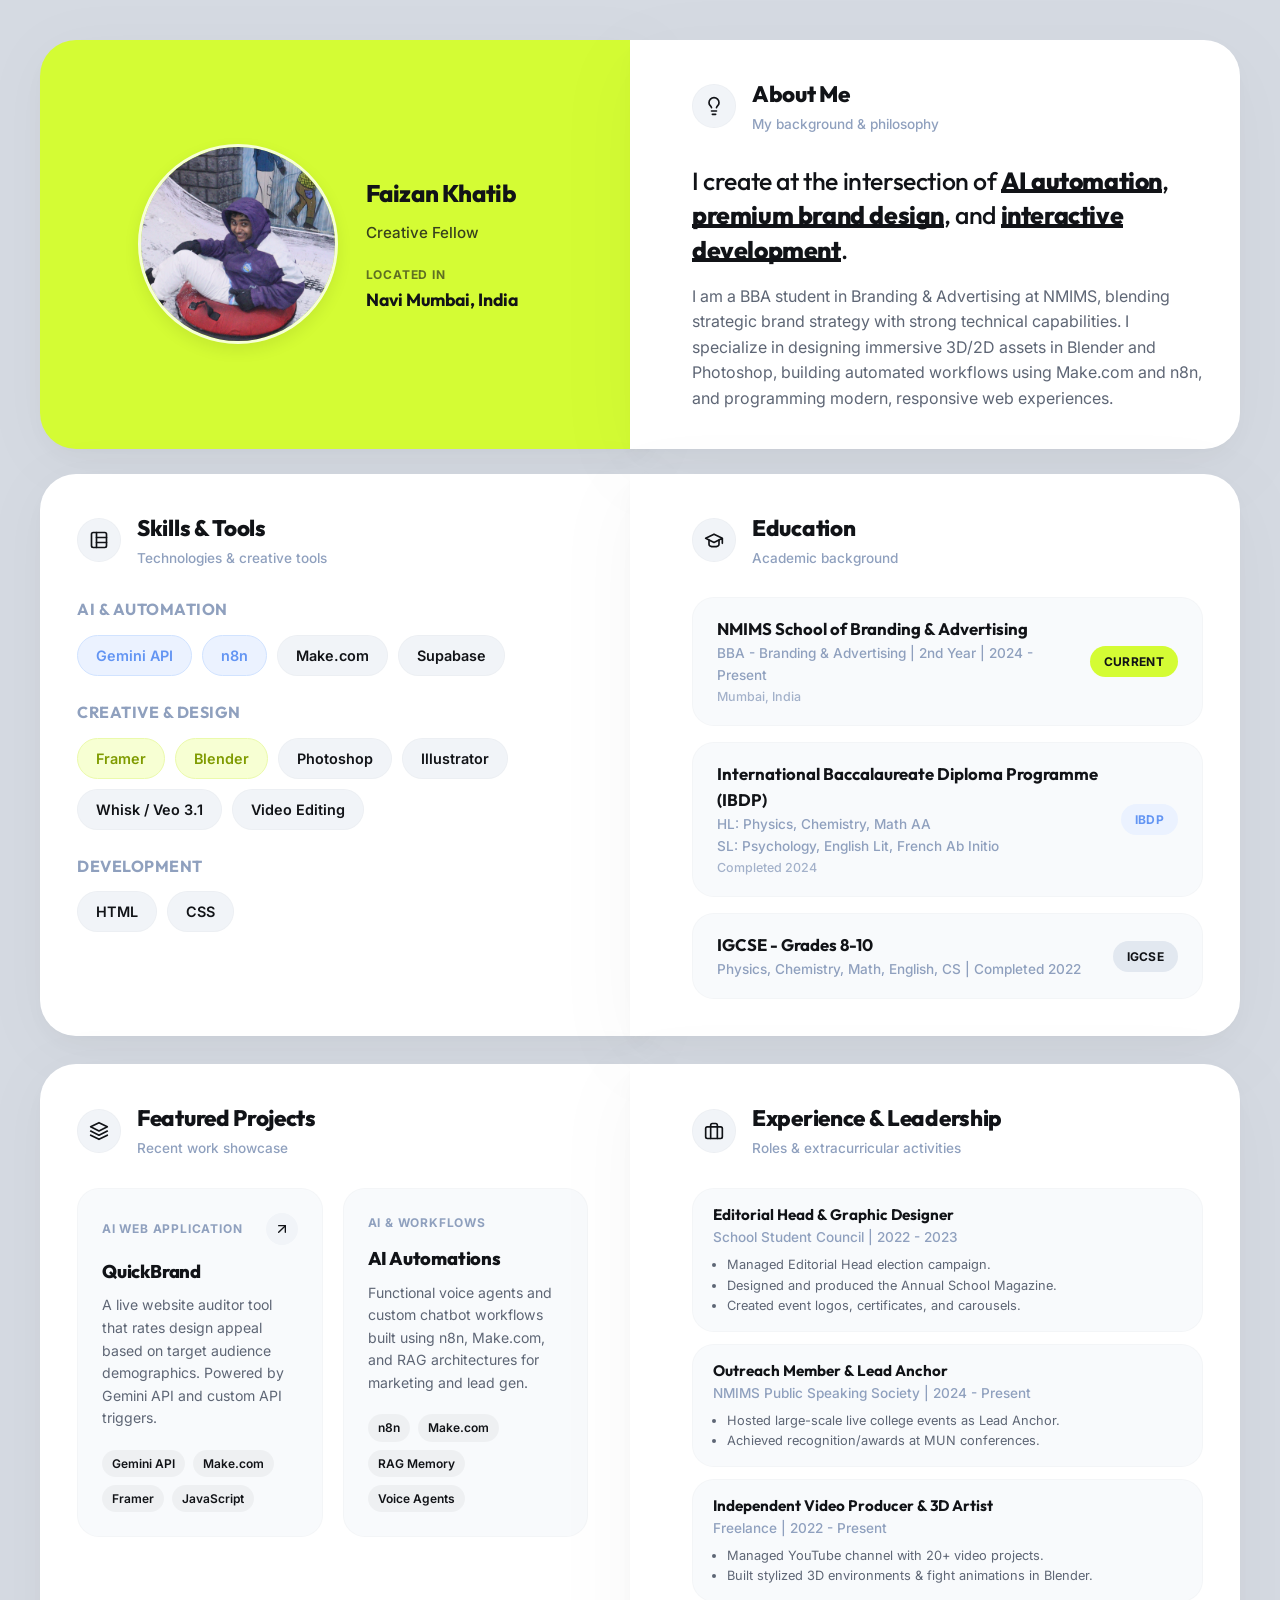
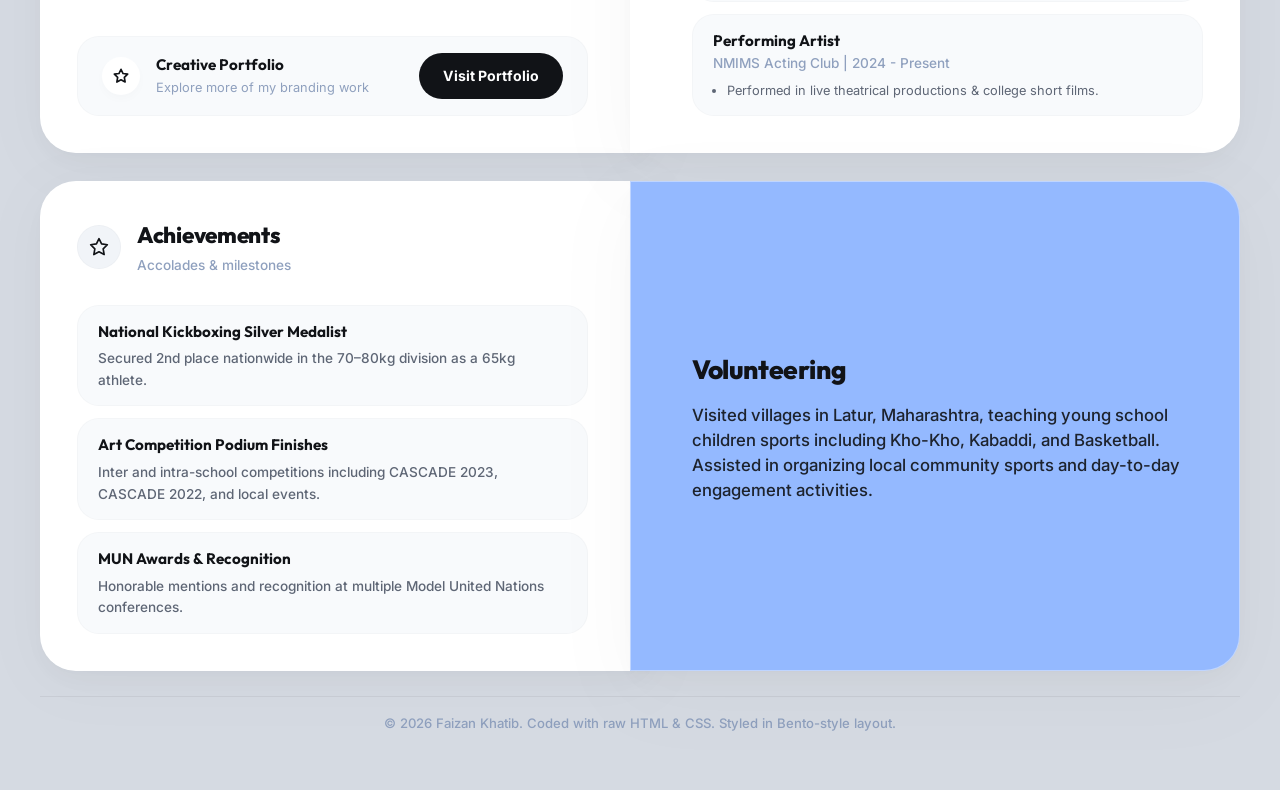
<file: portfoliosite.html>
<!DOCTYPE html>
<html lang="en">

<head>
  <!-- Google tag (gtag.js) -->
<script async src="https://www.googletagmanager.com/gtag/js?id=G-6GVYKZ5W8X"></script>
<script>
  window.dataLayer = window.dataLayer || [];
  function gtag(){dataLayer.push(arguments);}
  gtag('js', new Date());

  gtag('config', 'G-6GVYKZ5W8X');
</script>
  <meta charset="UTF-8">
  <meta name="viewport" content="width=device-width, initial-scale=1.0">
  <title>Faizan Khatib's Portfolio</title>
  <meta name="description" content="Faizan Khatib's Branding and Web Dev Porfolio">
  <link rel="stylesheet" href="styles.css">
  <!-- Import Outfit and Inter fonts from Google Fonts for premium typography -->
  <link rel="preconnect" href="https://fonts.googleapis.com">
  <link rel="preconnect" href="https://fonts.gstatic.com" crossorigin>
  <link
    href="https://fonts.googleapis.com/css2?family=Inter:wght@300;400;500;600;700&family=Outfit:wght@400;500;600;700;800&display=swap"
    rel="stylesheet">
</head>

<body>
  <div class="bento-canvas">

    <!-- NEW HERO & PROFILE SECTION -->
    <section class="hero-split-section">
      <!-- Left Side: Combined Profile & Location Pill (Lime Color with Clip Path & Shadow Container) -->
      <div class="combined-profile-pill-shadow-container">
        <div class="combined-profile-pill-wrapper">
          <div class="combined-profile-pill grid-card">
            <div class="profile-content-wrapper">
              <img src="Album cover.JPG" alt="Faizan Khatib portrait" class="avatar-img-large">
              <div class="profile-info-combined">
                <h1 class="profile-name-large">Faizan Khatib</h1>
                <span class="profile-subtitle-large">Creative Fellow</span>
                <div class="profile-location-combined">
                  <span class="pill-label-large">Located in</span>
                  <span class="pill-value-large">Navi Mumbai, India</span>
                </div>
              </div>
            </div>
          </div>
        </div>
      </div>

      <!-- Right Side: Hero Card (About Me Box with Clip Path & Shadow Container) -->
      <div class="hero-card-shadow-container">
        <div class="hero-card-wrapper">
          <section class="grid-card hero-card" id="hero">
            <div class="card-header">
              <div class="icon-circle">
                <svg xmlns="http://www.w3.org/2000/svg" width="20" height="20" viewBox="0 0 24 24" fill="none"
                  stroke="currentColor" stroke-width="2" stroke-linecap="round" stroke-linejoin="round">
                  <path
                    d="M15 14c.2-1 .7-1.7 1.5-2.5 1-.9 1.5-2.2 1.5-3.5A6 6 0 0 0 6 8c0 1 .2 2.2 1.5 3.5.7.7 1.3 1.5 1.5 2.5" />
                  <path d="M9 18h6" />
                  <path d="M10 22h4" />
                </svg>
              </div>
              <div class="header-titles">
                <h2>About Me</h2>
                <p class="subtitle">My background & philosophy</p>
              </div>
            </div>
            <div class="hero-body">
              <p class="intro-lead">I create at the intersection of <strong>AI automation</strong>, <strong>premium
                  brand design</strong>, and <strong>interactive development</strong>.</p>
              <p class="intro-description">I am a BBA student in Branding & Advertising at NMIMS, blending strategic
                brand strategy with strong technical capabilities. I specialize in designing immersive 3D/2D assets in
                Blender and Photoshop, building automated workflows using Make.com and n8n, and programming modern,
                responsive web experiences.</p>
            </div>
          </section>
        </div>
      </div>
    </section>

    <!-- MAIN BENTO GRID LAYOUT -->
    <main class="bento-grid">

      <!-- SKILLS & EDUCATION SPLIT SECTION -->
      <section class="skills-resume-split-section">
        <!-- Left Side: Skills Card (with Clip Path & Shadow Container) -->
        <div class="skills-card-shadow-container">
          <div class="skills-card-wrapper">
            <section class="grid-card skills-card" id="skills">
              <div class="card-header">
                <div class="icon-circle">
                  <svg xmlns="http://www.w3.org/2000/svg" width="20" height="20" viewBox="0 0 24 24" fill="none"
                    stroke="currentColor" stroke-width="2" stroke-linecap="round" stroke-linejoin="round">
                    <rect x="3" y="3" width="18" height="18" rx="2" ry="2"></rect>
                    <line x1="9" y1="3" x2="9" y2="21"></line>
                    <line x1="9" y1="9" x2="21" y2="9"></line>
                    <line x1="9" y1="15" x2="21" y2="15"></line>
                  </svg>
                </div>
                <div class="header-titles">
                  <h2>Skills & Tools</h2>
                  <p class="subtitle">Technologies & creative tools</p>
                </div>
              </div>
              <div class="skills-body">
                <div class="skills-category">
                  <h3>AI & Automation</h3>
                  <div class="skills-tags">
                    <span class="skill-tag badge-blue">Gemini API</span>
                    <span class="skill-tag badge-blue">n8n</span>
                    <span class="skill-tag">Make.com</span>
                    <span class="skill-tag">Supabase</span>
                  </div>
                </div>
                <div class="skills-category">
                  <h3>Creative & Design</h3>
                  <div class="skills-tags">
                    <span class="skill-tag badge-lime">Framer</span>
                    <span class="skill-tag badge-lime">Blender</span>
                    <span class="skill-tag">Photoshop</span>
                    <span class="skill-tag">Illustrator</span>
                    <span class="skill-tag">Whisk / Veo 3.1</span>
                    <span class="skill-tag">Video Editing</span>
                  </div>
                </div>
                <div class="skills-category">
                  <h3>Development</h3>
                  <div class="skills-tags">
                    <span class="skill-tag">HTML</span>
                    <span class="skill-tag">CSS</span
                  </div>
                </div>
              </div>
            </section>
          </div>
        </div>

        <!-- Right Side: Education Card (with Clip Path & Shadow Container) -->
        <div class="resume-card-shadow-container">
          <div class="resume-card-wrapper">
            <section class="grid-card resume-card" id="education">
              <div class="card-header">
                <div class="icon-circle">
                  <svg xmlns="http://www.w3.org/2000/svg" width="20" height="20" viewBox="0 0 24 24" fill="none"
                    stroke="currentColor" stroke-width="2" stroke-linecap="round" stroke-linejoin="round">
                    <path d="M22 10v6M2 10l10-5 10 5-10 5z"></path>
                    <path d="M6 12v5c0 2 2 3 6 3s6-1 6-3v-5"></path>
                  </svg>
                </div>
                <div class="header-titles">
                  <h2>Education</h2>
                  <p class="subtitle">Academic background</p>
                </div>
              </div>

              <div class="resume-list">

                <!-- Education Item 1 -->
                <div class="resume-item">

                  <div class="resume-content">
                    <h4>NMIMS School of Branding & Advertising</h4>
                    <p class="resume-meta">BBA - Branding & Advertising | 2nd Year | 2024 - Present</p>
                    <p class="resume-meta" style="font-size: 0.78rem; opacity: 0.8;">Mumbai, India</p>
                  </div>
                  <span class="resume-badge current">Current</span>
                </div>

                <!-- Education Item 2 -->
                <div class="resume-item">

                  <div class="resume-content">
                    <h4>International Baccalaureate Diploma Programme (IBDP)</h4>
                    <p class="resume-meta">HL: Physics, Chemistry, Math AA </p>
                    <p class="resume-meta">SL: Psychology, English Lit, French
                      Ab Initio</p>
                    <p class="resume-meta" style="font-size: 0.78rem; opacity: 0.8;">Completed 2024</p>
                  </div>
                  <span class="resume-badge education">IBDP</span>
                </div>

                <!-- Education Item 3 -->
                <div class="resume-item">

                  <div class="resume-content">
                    <h4>IGCSE - Grades 8-10</h4>
                    <p class="resume-meta">Physics, Chemistry, Math, English, CS | Completed 2022</p>
                  </div>
                  <span class="resume-badge">IGCSE</span>
                </div>

              </div>
            </section>
          </div>
        </div>
      </section>

      <!-- PROJECTS & EXPERIENCE SPLIT SECTION -->
      <section class="projects-interests-split-section">
        <!-- Left Side: Projects Card (with Clip Path & Shadow Container) -->
        <div class="projects-card-shadow-container">
          <div class="projects-card-wrapper">
            <section class="grid-card projects-card" id="projects">
              <div class="card-header">
                <div class="icon-circle">
                  <svg xmlns="http://www.w3.org/2000/svg" width="20" height="20" viewBox="0 0 24 24" fill="none"
                    stroke="currentColor" stroke-width="2" stroke-linecap="round" stroke-linejoin="round">
                    <polygon points="12 2 2 7 12 12 22 7 12 2"></polygon>
                    <polyline points="2 17 12 22 22 17"></polyline>
                    <polyline points="2 12 12 17 22 12"></polyline>
                  </svg>
                </div>
                <div class="header-titles">
                  <h2>Featured Projects</h2>
                  <p class="subtitle">Recent work showcase</p>
                </div>
              </div>

              <div class="projects-grid">
                <!-- Project 1 -->
                <div class="project-item">
                  <div class="project-header">
                    <span class="project-category">AI Web Application</span>
                    <a href="https://quickbrand.framer.ai" target="_blank" rel="noopener noreferrer"
                      class="arrow-btn small" aria-label="View Project">
                      <svg xmlns="http://www.w3.org/2000/svg" width="16" height="16" viewBox="0 0 24 24" fill="none"
                        stroke="currentColor" stroke-width="2" stroke-linecap="round" stroke-linejoin="round">
                        <line x1="7" y1="17" x2="17" y2="7"></line>
                        <polyline points="7 7 17 7 17 17"></polyline>
                      </svg>
                    </a>
                  </div>
                  <h4 class="project-title">QuickBrand</h4>
                  <p class="project-desc">A live website auditor tool that rates design appeal based on target audience
                    demographics. Powered by Gemini API and custom API triggers.</p>
                  <div class="project-tags">
                    <span>Gemini API</span>
                    <span>Make.com</span>
                    <span>Framer</span>
                    <span>JavaScript</span>
                  </div>
                </div>

                <!-- Project 2 -->
                <div class="project-item">
                  <div class="project-header">
                    <span class="project-category">AI & Workflows</span>
                  </div>
                  <h4 class="project-title">AI Automations</h4>
                  <p class="project-desc">Functional voice agents and custom chatbot workflows built using n8n,
                    Make.com, and RAG architectures for marketing and lead gen.</p>
                  <div class="project-tags">
                    <span>n8n</span>
                    <span>Make.com</span>
                    <span>RAG Memory</span>
                    <span>Voice Agents</span>
                  </div>
                </div>
              </div>

              <!-- Footer Callout -->
              <div class="projects-footer">
                <div class="footer-stats">
                  <div class="plus-icon-circle">
                    <svg xmlns="http://www.w3.org/2000/svg" width="16" height="16" viewBox="0 0 24 24" fill="none"
                      stroke="currentColor" stroke-width="2.5" stroke-linecap="round" stroke-linejoin="round">
                      <polygon
                        points="12 2 15.09 8.26 22 9.27 17 14.14 18.18 21.02 12 17.77 5.82 21.02 7 14.14 2 9.27 8.91 8.26 12 2">
                      </polygon>
                    </svg>
                  </div>
                  <div class="footer-text">
                    <strong>Creative Portfolio</strong>
                    <span>Explore more of my branding work</span>
                  </div>
                </div>
                <a href="https://quickbrand.framer.ai" target="_blank" rel="noopener noreferrer"
                  class="pill-btn black-btn">Visit Portfolio</a>
              </div>
            </section>
          </div>
        </div>

        <!-- Right Side: Experience & Leadership Card (with Clip Path & Shadow Container) -->
        <div class="experience-card-shadow-container">
          <div class="experience-card-wrapper">
            <section class="grid-card experience-card" id="experience">
              <div class="card-header">
                <div class="icon-circle">
                  <svg xmlns="http://www.w3.org/2000/svg" width="20" height="20" viewBox="0 0 24 24" fill="none"
                    stroke="currentColor" stroke-width="2" stroke-linecap="round" stroke-linejoin="round">
                    <rect x="2" y="7" width="20" height="14" rx="2" ry="2"></rect>
                    <path d="M16 21V5a2 2 0 0 0-2-2h-4a2 2 0 0 0-2 2v16"></path>
                  </svg>
                </div>
                <div class="header-titles">
                  <h2>Experience & Leadership</h2>
                  <p class="subtitle">Roles & extracurricular activities</p>
                </div>
              </div>

              <div class="resume-list" style="gap: 12px;">

                <!-- Experience Item 1 -->
                <div class="resume-item" style="padding: 14px 20px;">
                  <div class="resume-content">
                    <h4 style="font-size: 0.95rem;">Editorial Head & Graphic Designer</h4>
                    <p class="resume-meta">School Student Council | 2022 - 2023</p>
                    <ul style="font-size: 0.8rem; margin-top: 6px; padding-left: 14px; color: var(--text-secondary);">
                      <li>Managed Editorial Head election campaign.</li>
                      <li>Designed and produced the Annual School Magazine.</li>
                      <li>Created event logos, certificates, and carousels.</li>
                    </ul>
                  </div>
                </div>

                <!-- Experience Item 2 -->
                <div class="resume-item" style="padding: 14px 20px;">
                  <div class="resume-content">
                    <h4 style="font-size: 0.95rem;">Outreach Member & Lead Anchor</h4>
                    <p class="resume-meta">NMIMS Public Speaking Society | 2024 - Present</p>
                    <ul style="font-size: 0.8rem; margin-top: 6px; padding-left: 14px; color: var(--text-secondary);">
                      <li>Hosted large-scale live college events as Lead Anchor.</li>
                      <li>Achieved recognition/awards at MUN conferences.</li>
                    </ul>
                  </div>
                </div>

                <!-- Experience Item 3 -->
                <div class="resume-item" style="padding: 14px 20px;">
                  <div class="resume-content">
                    <h4 style="font-size: 0.95rem;">Independent Video Producer & 3D Artist</h4>
                    <p class="resume-meta">Freelance | 2022 - Present</p>
                    <ul style="font-size: 0.8rem; margin-top: 6px; padding-left: 14px; color: var(--text-secondary);">
                      <li>Managed YouTube channel with 20+ video projects.</li>
                      <li>Built stylized 3D environments & fight animations in Blender.</li>
                    </ul>
                  </div>
                </div>

                <!-- Experience Item 4 -->
                <div class="resume-item" style="padding: 14px 20px;">
                  <div class="resume-content">
                    <h4 style="font-size: 0.95rem;">Performing Artist</h4>
                    <p class="resume-meta">NMIMS Acting Club | 2024 - Present</p>
                    <ul style="font-size: 0.8rem; margin-top: 6px; padding-left: 14px; color: var(--text-secondary);">
                      <li>Performed in live theatrical productions & college short films.</li>
                    </ul>
                  </div>
                </div>

              </div>
            </section>
          </div>
        </div>
      </section>

      <!-- ACHIEVEMENTS & VOLUNTEERING SPLIT SECTION -->
      <section class="experience-achievements-split-section">
        <!-- Left Side: Achievements Card (with Clip Path & Shadow Container) -->
        <div class="achievements-card-shadow-container">
          <div class="achievements-card-wrapper">
            <section class="grid-card achievements-card" id="achievements">
              <div class="card-header">
                <div class="icon-circle">
                  <svg xmlns="http://www.w3.org/2000/svg" width="20" height="20" viewBox="0 0 24 24" fill="none"
                    stroke="currentColor" stroke-width="2" stroke-linecap="round" stroke-linejoin="round">
                    <polygon
                      points="12 2 15.09 8.26 22 9.27 17 14.14 18.18 21.02 12 17.77 5.82 21.02 7 14.14 2 9.27 8.91 8.26 12 2">
                    </polygon>
                  </svg>
                </div>
                <div class="header-titles">
                  <h2>Achievements</h2>
                  <p class="subtitle">Accolades & milestones</p>
                </div>
              </div>
              <div class="resume-list" style="gap: 12px;">
                <div class="resume-item" style="padding: 14px 20px;">
                  <div class="resume-content">
                    <h4 style="font-size: 0.95rem;">National Kickboxing Silver Medalist</h4>
                    <p class="resume-meta" style="color: var(--text-secondary); margin-top: 4px;">Secured 2nd place
                      nationwide in the 70–80kg division as a 65kg athlete.</p>
                  </div>
                </div>
                <div class="resume-item" style="padding: 14px 20px;">
                  <div class="resume-content">
                    <h4 style="font-size: 0.95rem;">Art Competition Podium Finishes</h4>
                    <p class="resume-meta" style="color: var(--text-secondary); margin-top: 4px;">Inter and intra-school
                      competitions including CASCADE 2023, CASCADE 2022, and local events.</p>
                  </div>
                </div>
                <div class="resume-item" style="padding: 14px 20px;">
                  <div class="resume-content">
                    <h4 style="font-size: 0.95rem;">MUN Awards & Recognition</h4>
                    <p class="resume-meta" style="color: var(--text-secondary); margin-top: 4px;">Honorable mentions and
                      recognition at multiple Model United Nations conferences.</p>
                  </div>
                </div>
              </div>
            </section>
          </div>
        </div>

        <!-- Right Side: Volunteering Card (with Clip Path & Shadow Container) -->
        <div class="volunteering-card-shadow-container">
          <div class="volunteering-card-wrapper">
            <section class="grid-card volunteering-card bg-blue-card" id="volunteering">
              <div class="interests-body">
                <h3>Volunteering</h3>
                <p>Visited villages in Latur, Maharashtra, teaching young school children sports including Kho-Kho,
                  Kabaddi, and Basketball. Assisted in organizing local community sports and day-to-day engagement
                  activities.</p>
              </div>
            </section>
          </div>
        </div>
      </section>

      <!-- CONTACT CARD (Spans 2 columns) -->


    </main>

    <!-- FOOTER copyright info -->
    <footer class="bento-footer">
      <p>&copy; 2026 Faizan Khatib. Coded with raw HTML &amp; CSS. Styled in Bento-style layout.</p>
    </footer>

  </div>


  <script>
    const resizeObserver = new ResizeObserver(entries => {
      for (let entry of entries) {
        const height = entry.target.offsetHeight;
        entry.target.style.setProperty('--h', `${height}px`);
      }
    });
    const sections = document.querySelectorAll('.hero-split-section, .skills-resume-split-section, .projects-interests-split-section, .experience-achievements-split-section');
    sections.forEach(section => resizeObserver.observe(section));
  </script>
</body>

</html>
</file>
<file: styles.css>
/* ==========================================================================
   Bento Grid Portfolio Stylesheet
   Design System: Rounded dashboard elements, soft-shadows, pops of lime & blue
   ========================================================================== */

/* Design Tokens & CSS Variables */
:root {
  /* Colors */
  --bg-canvas: #d5dae2;
  /* Soft cool grey background */
  --bg-card: #ffffff;
  /* Pure white card base */
  --bg-card-hover: #fcfdfe;
  --bg-card-blue: #94b9ff;
  /* Soft pastel blue highlight card */
  --bg-input: #f4f6f9;
  /* Input fields backgrounds */

  --color-lime: #d4fc34;
  /* Main Lime accent color */
  --color-lime-hover: #c6f022;
  --color-blue-dark: #6395f3;
  /* Darker blue text/accents */

  --text-primary: #111317;
  /* Ultra dark charcoal header text */
  --text-secondary: #5e6675;
  /* Medium slate body text */
  --text-tertiary: #8fa0be;
  /* Light secondary captions/details */

  /* Typography */
  --font-family-sans: 'Inter', system-ui, -apple-system, sans-serif;
  --font-family-display: 'Outfit', sans-serif;

  /* Border Radius Constants */
  --radius-extreme: 42px;
  /* Canvas wrapper / outermost frame */
  --radius-large: 36px;
  /* Primary Bento cards */
  --radius-medium: 22px;
  /* List items, project cards, fields */
  --radius-pill: 50px;
  /* Tags, switches, pill buttons */

  /* Layout Dimensions */
  --max-width: 1200px;

  /* Elevation Shadows */
  --shadow-soft: 0 10px 30px rgba(0, 0, 0, 0.03), 0 2px 8px rgba(0, 0, 0, 0.02);
  --shadow-hover: 0 22px 50px rgba(0, 0, 0, 0.07), 0 4px 14px rgba(0, 0, 0, 0.03);

  /* Animations */
  --transition: all 0.35s cubic-bezier(0.21, 0.6, 0.35, 1);
  --transition-fast: all 0.15s linear;
}

/* Reset and Base Rules */
*,
*::before,
*::after {
  box-sizing: border-box;
  margin: 0;
  padding: 0;
}

html {
  scroll-behavior: smooth;
  font-size: 16px;
}

body {
  background-color: var(--bg-canvas);
  font-family: var(--font-family-sans);
  color: var(--text-secondary);
  line-height: 1.6;
  min-height: 100vh;
  padding: 40px 20px;
  display: flex;
  justify-content: center;
  align-items: center;
  -webkit-font-smoothing: antialiased;
  -moz-osx-font-smoothing: grayscale;
}

/* Outline styling when navigating with keyboard */
*:focus-visible {
  outline: 2px solid var(--text-primary);
  outline-offset: 4px;
}

/* Layout Canvas Container */
.bento-canvas {
  width: 100%;
  max-width: var(--max-width);
  display: flex;
  flex-direction: column;
  gap: 25px;
}


/* Shared Header Pill Properties */
.header-pill {
  background: var(--bg-card);
  padding: 12px 28px;
  border-radius: var(--radius-pill);
  box-shadow: var(--shadow-soft);
  display: flex;
  align-items: center;
  gap: 16px;
  flex-grow: 1;
  border: 1px solid rgba(255, 255, 255, 0.8);
}

/* 1. Profile Pill (Vibrant Lime Accent) */
.profile-pill {
  background-color: var(--color-lime);
  border: 1px solid var(--color-lime);
  flex-grow: 2;
  padding: 10px 32px 10px 14px;
  transition: var(--transition);
}

.avatar-img {
  width: 54px;
  height: 54px;
  border-radius: 50%;
  object-fit: cover;
  border: 2px solid rgba(255, 255, 255, 0.6);
  box-shadow: 0 4px 10px rgba(0, 0, 0, 0.08);
}

.profile-info {
  display: flex;
  flex-direction: column;
}

.profile-name {
  font-family: var(--font-family-display);
  font-size: 1.15rem;
  font-weight: 800;
  color: var(--text-primary);
  letter-spacing: -0.3px;
}

.profile-subtitle {
  font-size: 0.85rem;
  font-weight: 500;
  color: var(--text-primary);
  opacity: 0.8;
}


/* ==========================================================================
   Bento Grid Layout and Primary Cards
   ========================================================================== */
.bento-grid {
  display: grid;
  grid-template-columns: repeat(4, 1fr);
  gap: 28px;
}

/* Shared Bento Card Styles */
.grid-card {
  background: var(--bg-card);
  border-radius: var(--radius-large);
  padding: 36px;
  box-shadow: var(--shadow-soft);
  border: 1px solid rgba(255, 255, 255, 0.7);
  display: flex;
  flex-direction: column;
  position: relative;
  overflow: hidden;
  transition: var(--transition);
}

/* Card Header Layout */
.card-header {
  display: flex;
  align-items: center;
  gap: 16px;
  margin-bottom: 28px;
  width: 100%;
}

/* Icon Container */
.icon-circle {
  width: 44px;
  height: 44px;
  border-radius: 50%;
  background-color: #f1f4f8;
  display: flex;
  align-items: center;
  justify-content: center;
  color: var(--text-primary);
  border: 1px solid rgba(0, 0, 0, 0.02);
}

.header-titles {
  display: flex;
  flex-direction: column;
}

.contact-card>.card-header {
  display: flex;
  justify-content: center;
}

.contact-body>.contact-lead {
  display: flex;
  justify-content: center;
}

.card-header h2 {
  font-family: var(--font-family-display);
  font-size: 1.4rem;
  font-weight: 800;
  color: var(--text-primary);
  letter-spacing: -0.3px;
}

.card-header .subtitle {
  font-size: 0.85rem;
  font-weight: 500;
  color: var(--text-tertiary);
  margin-top: 1px;
}

/* Corner Action Buttons (Arrow indicators) */
.arrow-btn {
  width: 44px;
  height: 44px;
  border-radius: 50%;
  background-color: var(--text-primary);
  color: white;
  display: flex;
  align-items: center;
  justify-content: center;
  margin-left: auto;
  text-decoration: none;
  transition: var(--transition);
}

.arrow-btn svg {
  transition: var(--transition);
}

.arrow-btn:hover {
  background-color: var(--color-lime);
  color: var(--text-primary);
  transform: rotate(45deg);
}

/* Smaller variant arrow button */
.arrow-btn.small {
  width: 32px;
  height: 32px;
  background-color: #f1f4f8;
  color: var(--text-primary);
}

.arrow-btn.small:hover {
  background-color: var(--text-primary);
  color: white;
  transform: rotate(45deg);
}

/* ==========================================================================
   Bento Section Grid Assignments (Desktop Spans)
   ========================================================================== */
.hero-card {
  grid-column: span 2;
}

.skills-card {
  grid-column: span 2;
}

.resume-card {
  grid-column: span 2;
}

.projects-card {
  grid-column: span 2;
}

.interests-card {
  grid-column: span 2;
}

.contact-card {
  grid-column: span 4;
}

/* ==========================================================================
   Bento Section 1: Hero & Intro Styles
   ========================================================================== */
.hero-body {
  display: flex;
  flex-direction: column;
  gap: 16px;
  height: 100%;
  justify-content: center;
}

.intro-lead {
  font-family: var(--font-family-display);
  font-size: 1.55rem;
  font-weight: 500;
  color: var(--text-primary);
  line-height: 1.4;
  letter-spacing: -0.4px;
}

.intro-lead strong {
  font-weight: 800;
  background-image: linear-gradient(120deg, var(--text-primary) 0%, var(--text-primary) 100%);
  background-repeat: no-repeat;
  background-size: 100% 0.18em;
  background-position: 0 92%;
}

.intro-description {
  font-size: 1rem;
  color: var(--text-secondary);
  font-weight: 400;
}

/* ==========================================================================
   Bento Section 2: Skills Tag Layouts
   ========================================================================== */
.skills-body {
  display: flex;
  flex-direction: column;
  gap: 24px;
}

.skills-category h3 {
  font-family: var(--font-family-display);
  font-size: 1rem;
  font-weight: 700;
  text-transform: uppercase;
  letter-spacing: 0.5px;
  color: var(--text-tertiary);
  margin-bottom: 12px;
}

.skills-tags {
  display: flex;
  flex-wrap: wrap;
  gap: 10px;
}

.skill-tag {
  background-color: #f1f4f8;
  color: var(--text-primary);
  padding: 8px 18px;
  border-radius: var(--radius-pill);
  font-size: 0.9rem;
  font-weight: 600;
  border: 1px solid rgba(0, 0, 0, 0.02);
  transition: var(--transition);
}

.skill-tag:hover {
  background-color: var(--text-primary);
  color: white;
  transform: translateY(-2px);
}

/* Tag Color Highlighters */
.skill-tag.badge-blue {
  background-color: #ebf2ff;
  color: var(--color-blue-dark);
  border-color: #d1e3ff;
}

.skill-tag.badge-blue:hover {
  background-color: var(--bg-card-blue);
  color: var(--text-primary);
}

.skill-tag.badge-lime {
  background-color: #f7ffd3;
  color: #7f9b00;
  border-color: #ebfaac;
}

.skill-tag.badge-lime:hover {
  background-color: var(--color-lime);
  color: var(--text-primary);
}

/* ==========================================================================
   Bento Section 3: Resume Timeline List
   ========================================================================== */
.resume-list {
  display: flex;
  flex-direction: column;
  gap: 16px;
}

.resume-item {
  display: flex;
  align-items: center;
  background-color: #f8fafc;
  padding: 18px 24px;
  border-radius: var(--radius-medium);
  border: 1px solid rgba(0, 0, 0, 0.02);
  transition: var(--transition);
  gap: 20px;
}

.resume-item:hover {
  background-color: var(--bg-card);
  transform: translateY(-3px) scale(1.01);
  box-shadow: var(--shadow-soft);
}

.resume-icon {
  width: 40px;
  height: 40px;
  border-radius: 50%;
  background: white;
  display: flex;
  align-items: center;
  justify-content: center;
  color: var(--text-secondary);
  box-shadow: 0 4px 10px rgba(0, 0, 0, 0.02);
}

.resume-content {
  display: flex;
  flex-direction: column;
}

.resume-content h4 {
  font-family: var(--font-family-display);
  font-size: 1.05rem;
  font-weight: 700;
  color: var(--text-primary);
}

.resume-meta {
  font-size: 0.85rem;
  color: var(--text-tertiary);
  font-weight: 500;
}

.resume-badge {
  margin-left: auto;
  font-size: 0.75rem;
  font-weight: 700;
  padding: 6px 14px;
  border-radius: var(--radius-pill);
  background-color: #e2e8f0;
  color: var(--text-primary);
  text-transform: uppercase;
  letter-spacing: 0.3px;
}

.resume-badge.current {
  background-color: var(--color-lime);
}

.resume-badge.education {
  background-color: #ebf2ff;
  color: var(--color-blue-dark);
}

/* ==========================================================================
   Bento Section 4: Projects Grid and Footer
   ========================================================================== */
.projects-grid {
  display: grid;
  grid-template-columns: 1fr 1fr;
  gap: 20px;
  margin-bottom: 24px;
}

.project-item {
  background-color: #f8fafc;
  padding: 24px;
  border-radius: var(--radius-medium);
  border: 1px solid rgba(0, 0, 0, 0.02);
  display: flex;
  flex-direction: column;
  transition: var(--transition);
}

.project-item:hover {
  background-color: var(--bg-card);
  transform: translateY(-4px);
  box-shadow: var(--shadow-soft);
}

.project-header {
  display: flex;
  justify-content: space-between;
  align-items: center;
  margin-bottom: 12px;
}

.project-category {
  font-size: 0.75rem;
  font-weight: 700;
  color: var(--text-tertiary);
  text-transform: uppercase;
  letter-spacing: 0.8px;
}

.project-title {
  font-family: var(--font-family-display);
  font-size: 1.15rem;
  font-weight: 800;
  color: var(--text-primary);
  margin-bottom: 8px;
  letter-spacing: -0.2px;
}

.project-desc {
  font-size: 0.88rem;
  color: var(--text-secondary);
  margin-bottom: 20px;
  flex-grow: 1;
}

.project-tags {
  display: flex;
  flex-wrap: wrap;
  gap: 8px;
}

.project-tags span {
  font-size: 0.75rem;
  font-weight: 600;
  color: var(--text-primary);
  background-color: rgba(0, 0, 0, 0.04);
  padding: 4px 10px;
  border-radius: var(--radius-pill);
}

/* Projects card footer callout block */
.projects-footer {
  display: flex;
  align-items: center;
  justify-content: space-between;
  background-color: #f8fafc;
  padding: 16px 24px;
  border-radius: var(--radius-medium);
  border: 1px solid rgba(0, 0, 0, 0.02);
  margin-top: auto;
  gap: 16px;
  flex-wrap: wrap;
}

.footer-stats {
  display: flex;
  align-items: center;
  gap: 16px;
}

.plus-icon-circle {
  width: 38px;
  height: 38px;
  border-radius: 50%;
  background: white;
  display: flex;
  align-items: center;
  justify-content: center;
  color: var(--text-primary);
  box-shadow: 0 4px 10px rgba(0, 0, 0, 0.02);
}

.footer-text {
  display: flex;
  flex-direction: column;
}

.footer-text strong {
  font-family: var(--font-family-display);
  font-size: 0.95rem;
  font-weight: 700;
  color: var(--text-primary);
}

.footer-text span {
  font-size: 0.8rem;
  color: var(--text-tertiary);
}

/* Callout pill button */
.pill-btn {
  padding: 12px 24px;
  border-radius: var(--radius-pill);
  font-family: var(--font-family-sans);
  font-size: 0.88rem;
  font-weight: 700;
  text-decoration: none;
  transition: var(--transition);
  text-align: center;
  cursor: pointer;
  border: none;
}

.black-btn {
  background-color: var(--text-primary);
  color: white;
}

.black-btn:hover {
  background-color: var(--color-lime);
  color: var(--text-primary);
  transform: translateY(-2px);
}

/* ==========================================================================
   Bento Section 5: Interests Highlight Card (Soft Blue Card)
   ========================================================================== */
.bg-blue-card {
  background-color: var(--bg-card-blue) !important;
  border-color: rgba(255, 255, 255, 0.4);
}

.volunteering-card {
  justify-content: center;
}

.interests-inner {
  display: flex;
  flex-direction: column;
  height: 100%;
  justify-content: space-between;
  gap: 32px;
}

.interests-header {
  display: flex;
  justify-content: space-between;
  align-items: center;
}

.stars-icon {
  width: 44px;
  height: 44px;
  background-color: white;
  border-radius: 50%;
  display: flex;
  align-items: center;
  justify-content: center;
  color: var(--text-primary);
}

.dot-options {
  display: flex;
  gap: 4px;
}

.dot-options span {
  width: 6px;
  height: 6px;
  border-radius: 50%;
  background-color: var(--text-primary);
}

.interests-body {
  display: flex;
  flex-direction: column;
  gap: 12px;
}

.interests-body h3 {
  font-family: var(--font-family-display);
  font-size: 1.65rem;
  font-weight: 800;
  color: var(--text-primary);
  letter-spacing: -0.4px;
}

.interests-body p {
  font-size: 1.05rem;
  font-weight: 500;
  color: var(--text-primary);
  line-height: 1.5;
  opacity: 0.9;
}

.interests-footer-badges {
  display: flex;
  flex-wrap: wrap;
  gap: 8px;
}

.badge-white {
  background-color: white;
  color: var(--text-primary);
  padding: 8px 16px;
  border-radius: var(--radius-pill);
  font-size: 0.85rem;
  font-weight: 700;
  box-shadow: 0 4px 10px rgba(0, 0, 0, 0.02);
}

/* ==========================================================================
   Bento Section 6: Contact Card and Form
   ========================================================================== */
.contact-body {
  margin-bottom: 24px;
  display: flex;
  flex-direction: column;
  gap: 20px;
}

.contact-lead {
  font-size: 0.95rem;
  color: var(--text-secondary);
}

.contact-form {
  display: flex;
  flex-direction: column;
  gap: 14px;
}

.form-group {
  display: flex;
  flex-direction: column;
  gap: 6px;
}

.form-group label {
  font-family: var(--font-family-display);
  font-size: 0.82rem;
  font-weight: 700;
  color: var(--text-primary);
  text-transform: uppercase;
  letter-spacing: 0.5px;
}

.form-group input,
.form-group textarea {
  font-family: var(--font-family-sans);
  font-size: 0.9rem;
  padding: 14px 18px;
  border-radius: var(--radius-medium);
  border: 1px solid rgba(0, 0, 0, 0.06);
  background-color: var(--bg-input);
  color: var(--text-primary);
  outline: none;
  transition: var(--transition);
}

.form-group input::placeholder,
.form-group textarea::placeholder {
  color: var(--text-tertiary);
}

.form-group input:focus,
.form-group textarea:focus {
  border-color: var(--text-primary);
  background-color: white;
  box-shadow: 0 4px 12px rgba(0, 0, 0, 0.03);
}

.submit-btn {
  background-color: var(--text-primary);
  color: white;
  border: none;
  border-radius: var(--radius-pill);
  padding: 14px 28px;
  font-family: var(--font-family-sans);
  font-size: 0.95rem;
  font-weight: 700;
  cursor: pointer;
  transition: var(--transition);
  box-shadow: 0 4px 12px rgba(0, 0, 0, 0.05);
}

.submit-btn:hover {
  background-color: var(--color-lime);
  color: var(--text-primary);
  transform: translateY(-2px);
}

/* Contact Footer Link Buttons */
.contact-footer {
  display: flex;
  gap: 12px;
  margin-top: auto;
  flex-wrap: wrap;
}

.social-link {
  flex-grow: 1;
  display: flex;
  align-items: center;
  justify-content: center;
  gap: 8px;
  background-color: #f1f4f8;
  color: var(--text-primary);
  padding: 12px 18px;
  border-radius: var(--radius-pill);
  font-size: 0.88rem;
  font-weight: 700;
  text-decoration: none;
  transition: var(--transition);
  border: 1px solid rgba(0, 0, 0, 0.02);
}

.social-link:hover {
  background-color: var(--text-primary);
  color: white;
  transform: translateY(-2px);
}

/* ==========================================================================
   Bento Bottom Footer Row
   ========================================================================== */
.bento-footer {
  text-align: center;
  padding: 16px 0;
  border-top: 1px solid rgba(0, 0, 0, 0.06);
}

.bento-footer p {
  font-size: 0.82rem;
  color: var(--text-tertiary);
  font-weight: 500;
}

/* ==========================================================================
   New Hero Split Section Layout (CSS shape() Curves)
   ========================================================================== */
.hero-split-section {
  display: flex;
  align-items: stretch;
  justify-content: space-between;
  gap: 0px;
  /* Exact 25px gap between elements */
  margin-bottom: 0px;
  width: 100%;
  --h: 220px;
  --s: 50px;
  --r: 36px;
  --_a: atan2(var(--s), var(--h));
}

/* Shadow Containers to preserve card box-shadows after clipping */
.combined-profile-pill-shadow-container {
  flex-grow: 1;
  flex-basis: 100%;
  filter: drop-shadow(0 10px 30px rgba(0, 0, 0, 0.03));
  transition: var(--transition);
}

.combined-profile-pill-shadow-container:hover {
  filter: drop-shadow(0 22px 50px rgba(0, 0, 0, 0.07));
}

.hero-card-shadow-container {
  position: relative;
  z-index: 2;
  margin-left: calc(-1*20px);
  flex-grow: 1;
  flex-basis: 100%;
  filter: drop-shadow(0 20px 40px rgba(0, 0, 0, 0.03));
  transition: var(--transition);
}

.combined-profile-pill-wrapper {
  height: 100%;
  width: 100%;
  clip-path: shape(from 0 0,
      line to calc(100% - var(--r)) 0,
      curve to calc(100% - var(--r) * sin(var(--_a))) calc(var(--r) * cos(var(--_a))) with 100% 0,
      line to calc(100% - var(--s) + var(--r) * sin(var(--_a))) calc(100% - var(--r) * cos(var(--_a))),
      curve to calc(100% - var(--s) - var(--r)) 100% with calc(100% - var(--s)) 100%,
      line to 0 100%,
      line to 0 0);
  overflow: visible;
}

.combined-profile-pill {
  background-color: var(--color-lime);
  border: none;
  border-radius: var(--radius-large) 0 0 var(--radius-large);
  /* Only round left outer end, right side remains square to fit shape() clip */
  padding: 20px calc(20px + var(--s) / 2) 20px 10px;
  /* Align to the center of the slanted line on the right */
  display: flex;
  align-items: center;
  justify-content: center;
  height: 100%;
  width: 100%;
}

.profile-content-wrapper {
  display: flex;
  align-items: center;
  gap: 28px;
}

.avatar-img-large {
  width: 200px;
  height: 200px;
  border-radius: 50%;
  object-fit: cover;
  border: 3px solid rgba(255, 255, 255, 0.8);
  box-shadow: 0 6px 16px rgba(0, 0, 0, 0.08);
  flex-shrink: 0;
}

.profile-info-combined {
  display: flex;
  flex-direction: column;
  gap: 8px;
}

.profile-name-large {
  font-family: var(--font-family-display);
  font-size: 1.5rem;
  font-weight: 800;
  color: var(--text-primary);
  letter-spacing: -0.4px;
}

.profile-subtitle-large {
  font-size: 0.95rem;
  font-weight: 500;
  color: var(--text-primary);
  opacity: 0.8;
}

.profile-location-combined {
  margin-top: 12px;
  display: flex;
  flex-direction: column;
  gap: 2px;
}

.pill-label-large {
  font-size: 0.75rem;
  font-weight: 700;
  text-transform: uppercase;
  letter-spacing: 0.8px;
  color: rgba(17, 19, 23, 0.6);
}

.pill-value-large {
  font-family: var(--font-family-display);
  font-size: 1.1rem;
  font-weight: 700;
  color: var(--text-primary);
}

.hero-card-wrapper {
  height: 100%;
  width: 100%;
  clip-path: shape(from var(--s) 0,
      line to 100% 0,
      line to 100% 100%,
      line to calc(var(--r)) 100%,
      curve to calc(var(--r) * sin(var(--_a))) calc(100% - var(--r) * cos(var(--_a))) with 0 100%,
      line to calc(var(--s) - var(--r) * sin(var(--_a))) calc(var(--r) * cos(var(--_a))),
      curve to calc(var(--s) + var(--r)) 0 with var(--s) 0);
  overflow: visible;
  display: flex;
}

.hero-card-wrapper .hero-card {
  width: 100%;
  height: 100%;
  margin: 0;
  border-radius: 0 36px 36px 0;
  /* Only round right outer end, left side remains square to fit shape() clip */
  padding-left: calc(36px + var(--s) / 2);
  /* Align to the center of the slanted line */
}

/* ==========================================================================
   New Skills & Resume Split Section Layout (Slanted Slopes to the Left)
   ========================================================================== */
.skills-resume-split-section,
.experience-achievements-split-section {
  display: flex;
  align-items: stretch;
  justify-content: space-between;
  gap: 0px;
  width: 100%;
  grid-column: span 4;
  --h: 380px;
  /* Reference height for calculations */
  --s: 50px;
  --r: 36px;
  --_a: atan2(var(--s), var(--h));
}

/* Shadow Containers to preserve card box-shadows after clipping */
.skills-card-shadow-container,
.achievements-card-shadow-container {
  flex-grow: 1;
  flex-basis: 100%;
  filter: drop-shadow(0 10px 30px rgba(0, 0, 0, 0.03));
  transition: var(--transition);
}

.skills-card-shadow-container:hover,
.achievements-card-shadow-container:hover {
  filter: drop-shadow(0 22px 50px rgba(0, 0, 0, 0.07));
}

.resume-card-shadow-container,
.volunteering-card-shadow-container {
  position: relative;
  z-index: 2;
  margin-left: calc(-1*20px);
  flex-grow: 1;
  flex-basis: 100%;
  filter: drop-shadow(0 20px 40px rgba(0, 0, 0, 0.03));
  transition: var(--transition);
}

.resume-card-shadow-container:hover,
.volunteering-card-shadow-container:hover {
  filter: drop-shadow(0 22px 50px rgba(0, 0, 0, 0.07));
}

.skills-card-wrapper,
.achievements-card-wrapper {
  height: 100%;
  width: 100%;
  clip-path: shape(from 0 0,
      line to calc(100% - var(--s) - var(--r)) 0,
      curve to calc(100% - var(--s) + var(--r) * sin(var(--_a))) calc(var(--r) * cos(var(--_a))) with calc(100% - var(--s)) 0,
      line to calc(100% - var(--r) * sin(var(--_a))) calc(100% - var(--r) * cos(var(--_a))),
      curve to calc(100% - var(--r)) 100% with 100% 100%,
      line to 0 100%,
      line to 0 0);
  overflow: visible;
}

.skills-resume-split-section .skills-card,
.experience-achievements-split-section .achievements-card {
  width: 100%;
  height: 100%;
  margin: 0;
  border-radius: var(--radius-large) 0 0 var(--radius-large);
  /* Left outer side rounded, right side square for the shape() clip */
  padding-right: calc(36px + var(--s) / 2);
}

.resume-card-wrapper,
.volunteering-card-wrapper {
  height: 100%;
  width: 100%;
  clip-path: shape(from 0 0,
      line to 100% 0,
      line to 100% 100%,
      line to calc(var(--s) + var(--r)) 100%,
      curve to calc(var(--s) - var(--r) * sin(var(--_a))) calc(100% - var(--r) * cos(var(--_a))) with calc(var(--s)) 100%,
      line to calc(var(--r) * sin(var(--_a))) calc(var(--r) * cos(var(--_a))),
      curve to calc(var(--r)) 0 with 0 0);
  overflow: visible;
  display: flex;
}

.skills-resume-split-section .resume-card,
.experience-achievements-split-section .volunteering-card {
  width: 100%;
  height: 100%;
  margin: 0;
  border-radius: 0 var(--radius-large) var(--radius-large) 0;
  /* Right outer side rounded, left side square for the shape() clip */
  padding-left: calc(36px + var(--s) / 2);
}

/* ==========================================================================
   New Projects & Interests Split Section Layout (Slanted Slopes to the Left)
   ========================================================================== */
.projects-interests-split-section {
  display: flex;
  align-items: stretch;
  justify-content: space-between;
  gap: 0px;
  width: 100%;
  grid-column: span 4;
  --h: 460px;
  /* Reference height for calculations */
  --s: 50px;
  --r: 36px;
  --_a: atan2(var(--s), var(--h));
}

/* Shadow Containers to preserve card box-shadows after clipping */
.projects-card-shadow-container {
  flex-grow: 1;
  flex-basis: 100%;
  filter: drop-shadow(0 10px 30px rgba(0, 0, 0, 0.03));
  transition: var(--transition);
}

.projects-card-shadow-container:hover {
  filter: drop-shadow(0 22px 50px rgba(0, 0, 0, 0.07));
}

.interests-card-shadow-container,
.experience-card-shadow-container {
  position: relative;
  z-index: 2;
  margin-left: calc(-1 * 20px);
  /* Exactly matches hero card overlap */
  flex-grow: 1;
  flex-basis: 100%;
  filter: drop-shadow(0 20px 40px rgba(0, 0, 0, 0.03));
  transition: var(--transition);
}

.interests-card-shadow-container:hover,
.experience-card-shadow-container:hover {
  filter: drop-shadow(0 22px 50px rgba(0, 0, 0, 0.07));
}

.projects-card-wrapper {
  height: 100%;
  width: 100%;
  clip-path: shape(from 0 0,
      line to calc(100% - var(--r)) 0,
      curve to calc(100% - var(--r) * sin(var(--_a))) calc(var(--r) * cos(var(--_a))) with 100% 0,
      line to calc(100% - var(--s) + var(--r) * sin(var(--_a))) calc(100% - var(--r) * cos(var(--_a))),
      curve to calc(100% - var(--s) - var(--r)) 100% with calc(100% - var(--s)) 100%,
      line to 0 100%,
      line to 0 0);
  overflow: visible;
}

.projects-interests-split-section .projects-card {
  width: 100%;
  height: 100%;
  margin: 0;
  border-radius: var(--radius-large) 0 0 var(--radius-large);
  /* Left outer side rounded, right side square for the shape() clip */
  padding-right: calc(36px + var(--s) / 2);
}

.interests-card-wrapper,
.experience-card-wrapper {
  height: 100%;
  width: 100%;
  clip-path: shape(from var(--s) 0,
      line to 100% 0,
      line to 100% 100%,
      line to calc(var(--r)) 100%,
      curve to calc(var(--r) * sin(var(--_a))) calc(100% - var(--r) * cos(var(--_a))) with 0 100%,
      line to calc(var(--s) - var(--r) * sin(var(--_a))) calc(var(--r) * cos(var(--_a))),
      curve to calc(var(--s) + var(--r)) 0 with var(--s) 0);
  overflow: visible;
  display: flex;
}

.projects-interests-split-section .interests-card,
.projects-interests-split-section .experience-card {
  width: 100%;
  height: 100%;
  margin: 0;
  border-radius: 0 var(--radius-large) var(--radius-large) 0;
  /* Right outer side rounded, left side square for the shape() clip */
  padding-left: calc(36px + var(--s) / 2);
}

@media (max-width: 992px) {
  .hero-split-section {
    flex-direction: column;
    gap: 24px;
    height: auto;
  }

  .combined-profile-pill-shadow-container,
  .hero-card-shadow-container {
    position: relative;
    z-index: 1;
    flex-basis: auto;
    height: auto;
    filter: none;
  }

  .combined-profile-pill-shadow-container:hover,
  .hero-card-shadow-container:hover {
    filter: none;
  }

  .combined-profile-pill-wrapper {
    clip-path: none;
    height: auto;
  }

  .combined-profile-pill {
    padding: 20px 40px 20px 20px;
    border-radius: var(--radius-large);
  }

  .hero-card-wrapper {
    clip-path: none;
    height: auto;
  }

  .hero-card-wrapper .hero-card {
    padding-left: 36px;
    border-radius: var(--radius-large);
  }

  /* Skills & Resume Split Responsiveness */
  .skills-resume-split-section,
  .experience-achievements-split-section {
    flex-direction: column;
    gap: 24px;
    height: auto;
  }

  .skills-card-shadow-container,
  .resume-card-shadow-container,
  .achievements-card-shadow-container,
  .volunteering-card-shadow-container {
    position: relative;
    z-index: 1;
    flex-basis: auto;
    height: auto;
    filter: none;
    margin-left: 0;
  }

  .skills-card-shadow-container:hover,
  .resume-card-shadow-container:hover,
  .achievements-card-shadow-container:hover,
  .volunteering-card-shadow-container:hover {
    filter: none;
  }

  .skills-card-wrapper,
  .achievements-card-wrapper {
    clip-path: none;
    height: auto;
  }

  .skills-resume-split-section .skills-card,
  .experience-achievements-split-section .achievements-card {
    padding-right: 36px;
    border-radius: var(--radius-large);
  }

  .resume-card-wrapper,
  .volunteering-card-wrapper {
    clip-path: none;
    height: auto;
  }

  .skills-resume-split-section .resume-card,
  .experience-achievements-split-section .volunteering-card {
    padding-left: 36px;
    border-radius: var(--radius-large);
  }

  /* Projects & Interests Split Responsiveness */
  .projects-interests-split-section {
    flex-direction: column;
    gap: 24px;
    height: auto;
  }

  .projects-card-shadow-container,
  .interests-card-shadow-container,
  .experience-card-shadow-container {
    position: relative;
    z-index: 1;
    flex-basis: auto;
    height: auto;
    filter: none;
    margin-left: 0;
  }

  .projects-card-shadow-container:hover,
  .interests-card-shadow-container:hover,
  .experience-card-shadow-container:hover {
    filter: none;
  }

  .projects-card-wrapper {
    clip-path: none;
    height: auto;
  }

  .projects-interests-split-section .projects-card {
    padding-right: 36px;
    border-radius: var(--radius-large);
  }

  .interests-card-wrapper,
  .experience-card-wrapper {
    clip-path: none;
    height: auto;
  }

  .projects-interests-split-section .interests-card,
  .projects-interests-split-section .experience-card {
    padding-left: 36px;
    border-radius: var(--radius-large);
  }
}

/* ==========================================================================
   Media Queries & Responsiveness (Adapting Grid for Small Devices)
   ========================================================================== */

/* 1. Large Tablets and Notebooks */
@media (max-width: 1024px) {
  body {
    padding: 30px 16px;
  }

  .bento-grid {
    gap: 20px;
  }

  .grid-card {
    padding: 28px;
  }

  .hero-card-shadow-container {
    margin-left: 0px;
  }

  .resume-card-shadow-container,
  .volunteering-card-shadow-container {
    margin-left: 0px;
  }

  .interests-card-shadow-container,
  .experience-card-shadow-container {
    margin-left: 0px;
  }
}

/* 2. Portrait Tablets (Grid collapses to 2 Columns) */
@media (max-width: 820px) {
  .bento-grid {
    grid-template-columns: repeat(2, 1fr);
  }

  .combined-profile-pill-shadow-container {
    border-radius: 36px;
  }

  .hero-card,
  .skills-card,
  .resume-card,
  .projects-card,
  .interests-card,
  .experience-card,
  .achievements-card,
  .volunteering-card,
  .contact-card,
  .skills-resume-split-section,
  .projects-interests-split-section,
  .experience-achievements-split-section {
    grid-column: span 2;
    /* All cards span full width of 2-columns */
  }

  .projects-grid {
    grid-template-columns: 1fr;
    /* Stack projects vertically */
  }

  .hero-card-shadow-container {
    margin-left: 0px;
  }

  .resume-card-shadow-container,
  .volunteering-card-shadow-container {
    margin-left: 0px;
  }

  .interests-card-shadow-container,
  .experience-card-shadow-container {
    margin-left: 0px;
  }
}

/* 3. Mobile Screens (Single Column Layout) */
@media (max-width: 540px) {
  body {
    padding: 16px 10px;
  }

  .bento-canvas {
    gap: 18px;
  }

  .bento-header {
    flex-direction: column;
    gap: 12px;
  }

  .header-pill {
    width: 100%;
  }

  .bento-grid {
    grid-template-columns: 1fr;
    gap: 16px;
  }

  .hero-card-shadow-container {
    margin-left: 0px;
  }

  .resume-card-shadow-container,
  .volunteering-card-shadow-container {
    margin-left: 0px;
  }

  .interests-card-shadow-container,
  .experience-card-shadow-container {
    margin-left: 0px;
  }

  .hero-card,
  .skills-card,
  .resume-card,
  .projects-card,
  .interests-card,
  .experience-card,
  .achievements-card,
  .volunteering-card,
  .contact-card,
  .skills-resume-split-section,
  .projects-interests-split-section,
  .experience-achievements-split-section {
    grid-column: span 1;
  }

  .hero-card,
  .skills-card,
  .resume-card,
  .projects-card,
  .interests-card,
  .experience-card,
  .achievements-card,
  .volunteering-card,
  .contact-card,
  .skills-resume-split-section .skills-card,
  .skills-resume-split-section .resume-card,
  .projects-interests-split-section .projects-card,
  .projects-interests-split-section .interests-card,
  .projects-interests-split-section .experience-card,
  .experience-achievements-split-section .achievements-card,
  .experience-achievements-split-section .volunteering-card {
    padding: 24px;
    border-radius: 30px;
    /* Slightly tighter radius for smaller screens */
  }

  .card-header {
    margin-bottom: 20px;
  }

  .intro-lead {
    font-size: 1.35rem;
  }

  .projects-footer {
    flex-direction: column;
    align-items: stretch;
  }

  .pill-btn {
    width: 100%;
  }

  .combined-profile-pill {
    flex-direction: column;
    align-items: center;
    text-align: center;
    padding: 30px 20px;
    border-radius: var(--radius-large);
  }

  .profile-location-combined {
    align-items: center;
  }
}
</file>
